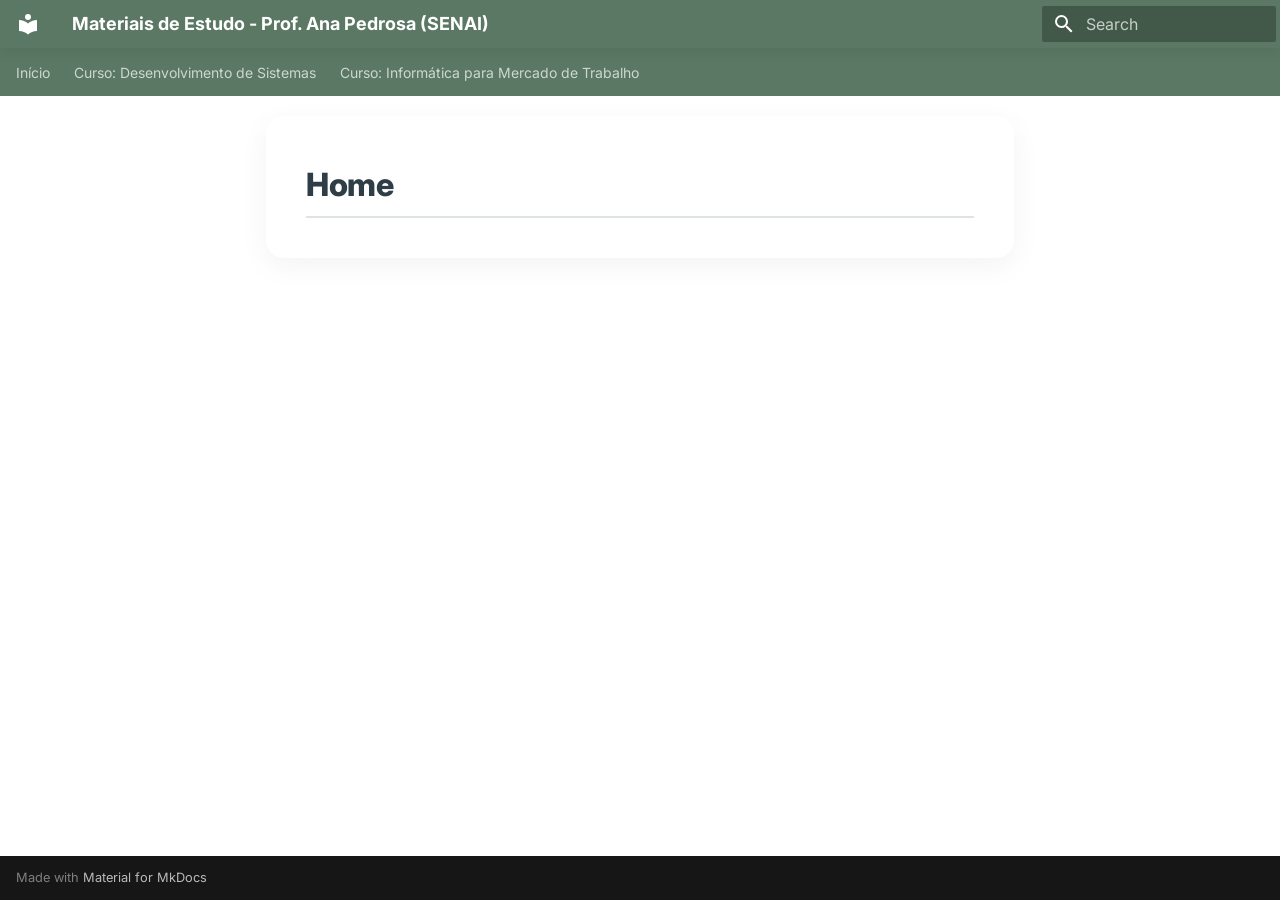
<file: index.html>
<!doctype html>
<html lang="en" class="no-js">
  <head>
    
      <meta charset="utf-8">
      <meta name="viewport" content="width=device-width,initial-scale=1">
      
      
      
      
      
      
        
      
      
      <link rel="icon" href="assets/images/favicon.png">
      <meta name="generator" content="mkdocs-1.6.1, mkdocs-material-9.7.6">
    
    
      
        <title>Materiais de Estudo - Prof. Ana Pedrosa (SENAI)</title>
      
    
    
      <link rel="stylesheet" href="assets/stylesheets/main.484c7ddc.min.css">
      
      


    
    
      
    
    
      
        
        
        <link rel="preconnect" href="https://fonts.gstatic.com" crossorigin>
        <link rel="stylesheet" href="https://fonts.googleapis.com/css?family=Inter:300,300i,400,400i,700,700i%7CJetBrains+Mono:400,400i,700,700i&display=fallback">
        <style>:root{--md-text-font:"Inter";--md-code-font:"JetBrains Mono"}</style>
      
    
    
      <link rel="stylesheet" href="stylesheets/style.css">
    
    <script>__md_scope=new URL(".",location),__md_hash=e=>[...e].reduce(((e,_)=>(e<<5)-e+_.charCodeAt(0)),0),__md_get=(e,_=localStorage,t=__md_scope)=>JSON.parse(_.getItem(t.pathname+"."+e)),__md_set=(e,_,t=localStorage,a=__md_scope)=>{try{t.setItem(a.pathname+"."+e,JSON.stringify(_))}catch(e){}}</script>
    
      

    
    
  </head>
  
  
    <body dir="ltr">
  
    
    <input class="md-toggle" data-md-toggle="drawer" type="checkbox" id="__drawer" autocomplete="off">
    <input class="md-toggle" data-md-toggle="search" type="checkbox" id="__search" autocomplete="off">
    <label class="md-overlay" for="__drawer"></label>
    <div data-md-component="skip">
      
    </div>
    <div data-md-component="announce">
      
    </div>
    
    
      

<header class="md-header" data-md-component="header">
  <nav class="md-header__inner md-grid" aria-label="Header">
    <a href="." title="Materiais de Estudo - Prof. Ana Pedrosa (SENAI)" class="md-header__button md-logo" aria-label="Materiais de Estudo - Prof. Ana Pedrosa (SENAI)" data-md-component="logo">
      
  
  <svg xmlns="http://www.w3.org/2000/svg" viewBox="0 0 24 24"><path d="M12 8a3 3 0 0 0 3-3 3 3 0 0 0-3-3 3 3 0 0 0-3 3 3 3 0 0 0 3 3m0 3.54C9.64 9.35 6.5 8 3 8v11c3.5 0 6.64 1.35 9 3.54 2.36-2.19 5.5-3.54 9-3.54V8c-3.5 0-6.64 1.35-9 3.54"/></svg>

    </a>
    <label class="md-header__button md-icon" for="__drawer">
      
      <svg xmlns="http://www.w3.org/2000/svg" viewBox="0 0 24 24"><path d="M3 6h18v2H3zm0 5h18v2H3zm0 5h18v2H3z"/></svg>
    </label>
    <div class="md-header__title" data-md-component="header-title">
      <div class="md-header__ellipsis">
        <div class="md-header__topic">
          <span class="md-ellipsis">
            Materiais de Estudo - Prof. Ana Pedrosa (SENAI)
          </span>
        </div>
        <div class="md-header__topic" data-md-component="header-topic">
          <span class="md-ellipsis">
            
              Home
            
          </span>
        </div>
      </div>
    </div>
    
    
      <script>var palette=__md_get("__palette");if(palette&&palette.color){if("(prefers-color-scheme)"===palette.color.media){var media=matchMedia("(prefers-color-scheme: light)"),input=document.querySelector(media.matches?"[data-md-color-media='(prefers-color-scheme: light)']":"[data-md-color-media='(prefers-color-scheme: dark)']");palette.color.media=input.getAttribute("data-md-color-media"),palette.color.scheme=input.getAttribute("data-md-color-scheme"),palette.color.primary=input.getAttribute("data-md-color-primary"),palette.color.accent=input.getAttribute("data-md-color-accent")}for(var[key,value]of Object.entries(palette.color))document.body.setAttribute("data-md-color-"+key,value)}</script>
    
    
    
      
      
        <label class="md-header__button md-icon" for="__search">
          
          <svg xmlns="http://www.w3.org/2000/svg" viewBox="0 0 24 24"><path d="M9.5 3A6.5 6.5 0 0 1 16 9.5c0 1.61-.59 3.09-1.56 4.23l.27.27h.79l5 5-1.5 1.5-5-5v-.79l-.27-.27A6.52 6.52 0 0 1 9.5 16 6.5 6.5 0 0 1 3 9.5 6.5 6.5 0 0 1 9.5 3m0 2C7 5 5 7 5 9.5S7 14 9.5 14 14 12 14 9.5 12 5 9.5 5"/></svg>
        </label>
        <div class="md-search" data-md-component="search" role="dialog">
  <label class="md-search__overlay" for="__search"></label>
  <div class="md-search__inner" role="search">
    <form class="md-search__form" name="search">
      <input type="text" class="md-search__input" name="query" aria-label="Search" placeholder="Search" autocapitalize="off" autocorrect="off" autocomplete="off" spellcheck="false" data-md-component="search-query" required>
      <label class="md-search__icon md-icon" for="__search">
        
        <svg xmlns="http://www.w3.org/2000/svg" viewBox="0 0 24 24"><path d="M9.5 3A6.5 6.5 0 0 1 16 9.5c0 1.61-.59 3.09-1.56 4.23l.27.27h.79l5 5-1.5 1.5-5-5v-.79l-.27-.27A6.52 6.52 0 0 1 9.5 16 6.5 6.5 0 0 1 3 9.5 6.5 6.5 0 0 1 9.5 3m0 2C7 5 5 7 5 9.5S7 14 9.5 14 14 12 14 9.5 12 5 9.5 5"/></svg>
        
        <svg xmlns="http://www.w3.org/2000/svg" viewBox="0 0 24 24"><path d="M20 11v2H8l5.5 5.5-1.42 1.42L4.16 12l7.92-7.92L13.5 5.5 8 11z"/></svg>
      </label>
      <nav class="md-search__options" aria-label="Search">
        
        <button type="reset" class="md-search__icon md-icon" title="Clear" aria-label="Clear" tabindex="-1">
          
          <svg xmlns="http://www.w3.org/2000/svg" viewBox="0 0 24 24"><path d="M19 6.41 17.59 5 12 10.59 6.41 5 5 6.41 10.59 12 5 17.59 6.41 19 12 13.41 17.59 19 19 17.59 13.41 12z"/></svg>
        </button>
      </nav>
      
    </form>
    <div class="md-search__output">
      <div class="md-search__scrollwrap" tabindex="0" data-md-scrollfix>
        <div class="md-search-result" data-md-component="search-result">
          <div class="md-search-result__meta">
            Initializing search
          </div>
          <ol class="md-search-result__list" role="presentation"></ol>
        </div>
      </div>
    </div>
  </div>
</div>
      
    
    
  </nav>
  
</header>
    
    <div class="md-container" data-md-component="container">
      
      
        
          
            
<nav class="md-tabs" aria-label="Tabs" data-md-component="tabs">
  <div class="md-grid">
    <ul class="md-tabs__list">
      
        
  
  
  
  
    
    
      <li class="md-tabs__item">
        <a href="curso/cronograma/" class="md-tabs__link">
          
  
  
  Início

        </a>
      </li>
    
  

      
        
  
  
  
  
    
    
      
  
  
  
  
    
    
      <li class="md-tabs__item">
        <a href="aulas/projeto_profile_digital/" class="md-tabs__link">
          
  
  
  Curso: Desenvolvimento de Sistemas

        </a>
      </li>
    
  

    
  

      
        
  
  
  
  
    
    
      <li class="md-tabs__item">
        <a href="IMT/aulas/aula01/" class="md-tabs__link">
          
  
  
  Curso: Informática para Mercado de Trabalho

        </a>
      </li>
    
  

      
    </ul>
  </div>
</nav>
          
        
      
      <main class="md-main" data-md-component="main">
        <div class="md-main__inner md-grid">
          
            
              
              <div class="md-sidebar md-sidebar--primary" data-md-component="sidebar" data-md-type="navigation" >
                <div class="md-sidebar__scrollwrap">
                  <div class="md-sidebar__inner">
                    


  


<nav class="md-nav md-nav--primary md-nav--lifted" aria-label="Navigation" data-md-level="0">
  <label class="md-nav__title" for="__drawer">
    <a href="." title="Materiais de Estudo - Prof. Ana Pedrosa (SENAI)" class="md-nav__button md-logo" aria-label="Materiais de Estudo - Prof. Ana Pedrosa (SENAI)" data-md-component="logo">
      
  
  <svg xmlns="http://www.w3.org/2000/svg" viewBox="0 0 24 24"><path d="M12 8a3 3 0 0 0 3-3 3 3 0 0 0-3-3 3 3 0 0 0-3 3 3 3 0 0 0 3 3m0 3.54C9.64 9.35 6.5 8 3 8v11c3.5 0 6.64 1.35 9 3.54 2.36-2.19 5.5-3.54 9-3.54V8c-3.5 0-6.64 1.35-9 3.54"/></svg>

    </a>
    Materiais de Estudo - Prof. Ana Pedrosa (SENAI)
  </label>
  
  <ul class="md-nav__list" data-md-scrollfix>
    
      
      
  
  
  
  
    
    
    
    
      
      
        
      
    
    
    <li class="md-nav__item md-nav__item--nested">
      
        
        
        <input class="md-nav__toggle md-toggle " type="checkbox" id="__nav_1" >
        
          
          <label class="md-nav__link" for="__nav_1" id="__nav_1_label" tabindex="0">
            
  
  
  <span class="md-ellipsis">
    
  
    Início
  

    
  </span>
  
  

            <span class="md-nav__icon md-icon"></span>
          </label>
        
        <nav class="md-nav" data-md-level="1" aria-labelledby="__nav_1_label" aria-expanded="false">
          <label class="md-nav__title" for="__nav_1">
            <span class="md-nav__icon md-icon"></span>
            
  
    Início
  

          </label>
          <ul class="md-nav__list" data-md-scrollfix>
            
              
                
  
  
  
  
    <li class="md-nav__item">
      <a href="curso/cronograma/" class="md-nav__link">
        
  
  
  <span class="md-ellipsis">
    
  
    Cronograma Geral
  

    
  </span>
  
  

      </a>
    </li>
  

              
            
          </ul>
        </nav>
      
    </li>
  

    
      
      
  
  
  
  
    
    
    
    
      
      
        
      
    
    
    <li class="md-nav__item md-nav__item--nested">
      
        
        
        <input class="md-nav__toggle md-toggle " type="checkbox" id="__nav_2" >
        
          
          <label class="md-nav__link" for="__nav_2" id="__nav_2_label" tabindex="0">
            
  
  
  <span class="md-ellipsis">
    
  
    Curso: Desenvolvimento de Sistemas
  

    
  </span>
  
  

            <span class="md-nav__icon md-icon"></span>
          </label>
        
        <nav class="md-nav" data-md-level="1" aria-labelledby="__nav_2_label" aria-expanded="false">
          <label class="md-nav__title" for="__nav_2">
            <span class="md-nav__icon md-icon"></span>
            
  
    Curso: Desenvolvimento de Sistemas
  

          </label>
          <ul class="md-nav__list" data-md-scrollfix>
            
              
                
  
  
  
  
    
    
    
    
      
      
        
      
    
    
    <li class="md-nav__item md-nav__item--nested">
      
        
        
        <input class="md-nav__toggle md-toggle " type="checkbox" id="__nav_2_1" >
        
          
          <label class="md-nav__link" for="__nav_2_1" id="__nav_2_1_label" tabindex="0">
            
  
  
  <span class="md-ellipsis">
    
  
    Módulos
  

    
  </span>
  
  

            <span class="md-nav__icon md-icon"></span>
          </label>
        
        <nav class="md-nav" data-md-level="2" aria-labelledby="__nav_2_1_label" aria-expanded="false">
          <label class="md-nav__title" for="__nav_2_1">
            <span class="md-nav__icon md-icon"></span>
            
  
    Módulos
  

          </label>
          <ul class="md-nav__list" data-md-scrollfix>
            
              
                
  
  
  
  
    <li class="md-nav__item">
      <a href="aulas/projeto_profile_digital/" class="md-nav__link">
        
  
  
  <span class="md-ellipsis">
    
  
    Módulo FrontEnd
  

    
  </span>
  
  

      </a>
    </li>
  

              
            
          </ul>
        </nav>
      
    </li>
  

              
            
              
                
  
  
  
  
    
    
    
    
      
      
        
      
    
    
    <li class="md-nav__item md-nav__item--nested">
      
        
        
        <input class="md-nav__toggle md-toggle " type="checkbox" id="__nav_2_2" >
        
          
          <label class="md-nav__link" for="__nav_2_2" id="__nav_2_2_label" tabindex="0">
            
  
  
  <span class="md-ellipsis">
    
  
    Material de Apoio
  

    
  </span>
  
  

            <span class="md-nav__icon md-icon"></span>
          </label>
        
        <nav class="md-nav" data-md-level="2" aria-labelledby="__nav_2_2_label" aria-expanded="false">
          <label class="md-nav__title" for="__nav_2_2">
            <span class="md-nav__icon md-icon"></span>
            
  
    Material de Apoio
  

          </label>
          <ul class="md-nav__list" data-md-scrollfix>
            
              
                
  
  
  
  
    <li class="md-nav__item">
      <a href="material/html/" class="md-nav__link">
        
  
  
  <span class="md-ellipsis">
    
  
    HTML
  

    
  </span>
  
  

      </a>
    </li>
  

              
            
              
                
  
  
  
  
    <li class="md-nav__item">
      <a href="material/css/" class="md-nav__link">
        
  
  
  <span class="md-ellipsis">
    
  
    CSS
  

    
  </span>
  
  

      </a>
    </li>
  

              
            
              
                
  
  
  
  
    <li class="md-nav__item">
      <a href="material/javascript.md" class="md-nav__link">
        
  
  
  <span class="md-ellipsis">
    
  
    JavaScript
  

    
  </span>
  
  

      </a>
    </li>
  

              
            
              
                
  
  
  
  
    <li class="md-nav__item">
      <a href="material/git/" class="md-nav__link">
        
  
  
  <span class="md-ellipsis">
    
  
    Git
  

    
  </span>
  
  

      </a>
    </li>
  

              
            
          </ul>
        </nav>
      
    </li>
  

              
            
              
                
  
  
  
  
    
    
    
    
      
      
        
      
    
    
    <li class="md-nav__item md-nav__item--nested">
      
        
        
        <input class="md-nav__toggle md-toggle " type="checkbox" id="__nav_2_3" >
        
          
          <label class="md-nav__link" for="__nav_2_3" id="__nav_2_3_label" tabindex="0">
            
  
  
  <span class="md-ellipsis">
    
  
    Exercícios
  

    
  </span>
  
  

            <span class="md-nav__icon md-icon"></span>
          </label>
        
        <nav class="md-nav" data-md-level="2" aria-labelledby="__nav_2_3_label" aria-expanded="false">
          <label class="md-nav__title" for="__nav_2_3">
            <span class="md-nav__icon md-icon"></span>
            
  
    Exercícios
  

          </label>
          <ul class="md-nav__list" data-md-scrollfix>
            
              
                
  
  
  
  
    <li class="md-nav__item">
      <a href="exercicios/lista01.md" class="md-nav__link">
        
  
  
  <span class="md-ellipsis">
    
  
    Lista 01
  

    
  </span>
  
  

      </a>
    </li>
  

              
            
              
                
  
  
  
  
    <li class="md-nav__item">
      <a href="exercicios/lista02.md" class="md-nav__link">
        
  
  
  <span class="md-ellipsis">
    
  
    Lista 02
  

    
  </span>
  
  

      </a>
    </li>
  

              
            
          </ul>
        </nav>
      
    </li>
  

              
            
          </ul>
        </nav>
      
    </li>
  

    
      
      
  
  
  
  
    
    
    
    
      
      
        
      
    
    
    <li class="md-nav__item md-nav__item--nested">
      
        
        
        <input class="md-nav__toggle md-toggle " type="checkbox" id="__nav_3" >
        
          
          <label class="md-nav__link" for="__nav_3" id="__nav_3_label" tabindex="0">
            
  
  
  <span class="md-ellipsis">
    
  
    Curso: Informática para Mercado de Trabalho
  

    
  </span>
  
  

            <span class="md-nav__icon md-icon"></span>
          </label>
        
        <nav class="md-nav" data-md-level="1" aria-labelledby="__nav_3_label" aria-expanded="false">
          <label class="md-nav__title" for="__nav_3">
            <span class="md-nav__icon md-icon"></span>
            
  
    Curso: Informática para Mercado de Trabalho
  

          </label>
          <ul class="md-nav__list" data-md-scrollfix>
            
              
                
  
  
  
  
    <li class="md-nav__item">
      <a href="IMT/aulas/aula01/" class="md-nav__link">
        
  
  
  <span class="md-ellipsis">
    
  
    Fundamentos para Editores de Texto
  

    
  </span>
  
  

      </a>
    </li>
  

              
            
              
                
  
  
  
  
    <li class="md-nav__item">
      <a href="IMT/aulas/aula02/" class="md-nav__link">
        
  
  
  <span class="md-ellipsis">
    
  
    Formatação de Editores de Texto
  

    
  </span>
  
  

      </a>
    </li>
  

              
            
              
                
  
  
  
  
    <li class="md-nav__item">
      <a href="IMT/aulas/aula03/" class="md-nav__link">
        
  
  
  <span class="md-ellipsis">
    
  
    Formatação Avançada de Texto
  

    
  </span>
  
  

      </a>
    </li>
  

              
            
          </ul>
        </nav>
      
    </li>
  

    
  </ul>
</nav>
                  </div>
                </div>
              </div>
            
            
              
              <div class="md-sidebar md-sidebar--secondary" data-md-component="sidebar" data-md-type="toc" >
                <div class="md-sidebar__scrollwrap">
                  <div class="md-sidebar__inner">
                    

<nav class="md-nav md-nav--secondary" aria-label="Table of contents">
  
  
  
  
</nav>
                  </div>
                </div>
              </div>
            
          
          
            <div class="md-content" data-md-component="content">
              
              <article class="md-content__inner md-typeset">
                
                  



  <h1>Home</h1>














                
              </article>
            </div>
          
          
<script>var target=document.getElementById(location.hash.slice(1));target&&target.name&&(target.checked=target.name.startsWith("__tabbed_"))</script>
        </div>
        
          <button type="button" class="md-top md-icon" data-md-component="top" hidden>
  
  <svg xmlns="http://www.w3.org/2000/svg" viewBox="0 0 24 24"><path d="M13 20h-2V8l-5.5 5.5-1.42-1.42L12 4.16l7.92 7.92-1.42 1.42L13 8z"/></svg>
  Back to top
</button>
        
      </main>
      
        <footer class="md-footer">
  
  <div class="md-footer-meta md-typeset">
    <div class="md-footer-meta__inner md-grid">
      <div class="md-copyright">
  
  
    Made with
    <a href="https://squidfunk.github.io/mkdocs-material/" target="_blank" rel="noopener">
      Material for MkDocs
    </a>
  
</div>
      
    </div>
  </div>
</footer>
      
    </div>
    <div class="md-dialog" data-md-component="dialog">
      <div class="md-dialog__inner md-typeset"></div>
    </div>
    
    
    
      
      
      <script id="__config" type="application/json">{"annotate": null, "base": ".", "features": ["navigation.tabs", "navigation.sections", "navigation.top", "content.code.copy", "search.highlight", "content.action.view"], "search": "assets/javascripts/workers/search.2c215733.min.js", "tags": null, "translations": {"clipboard.copied": "Copied to clipboard", "clipboard.copy": "Copy to clipboard", "search.result.more.one": "1 more on this page", "search.result.more.other": "# more on this page", "search.result.none": "No matching documents", "search.result.one": "1 matching document", "search.result.other": "# matching documents", "search.result.placeholder": "Type to start searching", "search.result.term.missing": "Missing", "select.version": "Select version"}, "version": null}</script>
    
    
      <script src="assets/javascripts/bundle.79ae519e.min.js"></script>
      
    
  </body>
</html>
</file>
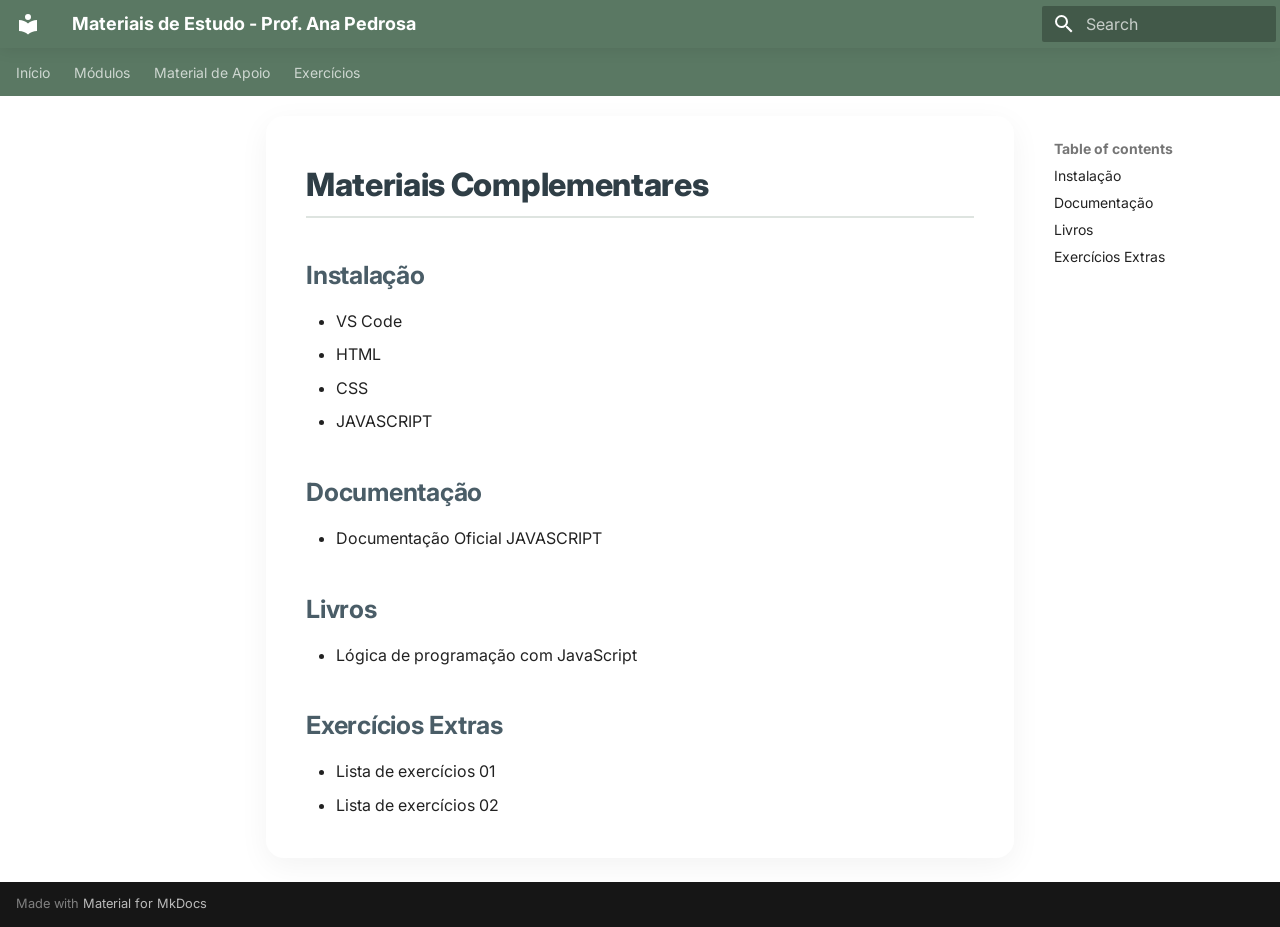
<file: materiais/index.html>
<!doctype html>
<html lang="en" class="no-js">
  <head>
    
      <meta charset="utf-8">
      <meta name="viewport" content="width=device-width,initial-scale=1">
      
      
      
      
      
      
        
      
      
      <link rel="icon" href="../assets/images/favicon.png">
      <meta name="generator" content="mkdocs-1.6.1, mkdocs-material-9.7.6">
    
    
      
        <title>Materiais Complementares - Materiais de Estudo - Prof. Ana Pedrosa</title>
      
    
    
      <link rel="stylesheet" href="../assets/stylesheets/main.484c7ddc.min.css">
      
      


    
    
      
    
    
      
        
        
        <link rel="preconnect" href="https://fonts.gstatic.com" crossorigin>
        <link rel="stylesheet" href="https://fonts.googleapis.com/css?family=Inter:300,300i,400,400i,700,700i%7CJetBrains+Mono:400,400i,700,700i&display=fallback">
        <style>:root{--md-text-font:"Inter";--md-code-font:"JetBrains Mono"}</style>
      
    
    
      <link rel="stylesheet" href="../stylesheets/style.css">
    
    <script>__md_scope=new URL("..",location),__md_hash=e=>[...e].reduce(((e,_)=>(e<<5)-e+_.charCodeAt(0)),0),__md_get=(e,_=localStorage,t=__md_scope)=>JSON.parse(_.getItem(t.pathname+"."+e)),__md_set=(e,_,t=localStorage,a=__md_scope)=>{try{t.setItem(a.pathname+"."+e,JSON.stringify(_))}catch(e){}}</script>
    
      

    
    
  </head>
  
  
    <body dir="ltr">
  
    
    <input class="md-toggle" data-md-toggle="drawer" type="checkbox" id="__drawer" autocomplete="off">
    <input class="md-toggle" data-md-toggle="search" type="checkbox" id="__search" autocomplete="off">
    <label class="md-overlay" for="__drawer"></label>
    <div data-md-component="skip">
      
        
        <a href="#materiais-complementares" class="md-skip">
          Skip to content
        </a>
      
    </div>
    <div data-md-component="announce">
      
    </div>
    
    
      

<header class="md-header" data-md-component="header">
  <nav class="md-header__inner md-grid" aria-label="Header">
    <a href=".." title="Materiais de Estudo - Prof. Ana Pedrosa" class="md-header__button md-logo" aria-label="Materiais de Estudo - Prof. Ana Pedrosa" data-md-component="logo">
      
  
  <svg xmlns="http://www.w3.org/2000/svg" viewBox="0 0 24 24"><path d="M12 8a3 3 0 0 0 3-3 3 3 0 0 0-3-3 3 3 0 0 0-3 3 3 3 0 0 0 3 3m0 3.54C9.64 9.35 6.5 8 3 8v11c3.5 0 6.64 1.35 9 3.54 2.36-2.19 5.5-3.54 9-3.54V8c-3.5 0-6.64 1.35-9 3.54"/></svg>

    </a>
    <label class="md-header__button md-icon" for="__drawer">
      
      <svg xmlns="http://www.w3.org/2000/svg" viewBox="0 0 24 24"><path d="M3 6h18v2H3zm0 5h18v2H3zm0 5h18v2H3z"/></svg>
    </label>
    <div class="md-header__title" data-md-component="header-title">
      <div class="md-header__ellipsis">
        <div class="md-header__topic">
          <span class="md-ellipsis">
            Materiais de Estudo - Prof. Ana Pedrosa
          </span>
        </div>
        <div class="md-header__topic" data-md-component="header-topic">
          <span class="md-ellipsis">
            
              Materiais Complementares
            
          </span>
        </div>
      </div>
    </div>
    
    
      <script>var palette=__md_get("__palette");if(palette&&palette.color){if("(prefers-color-scheme)"===palette.color.media){var media=matchMedia("(prefers-color-scheme: light)"),input=document.querySelector(media.matches?"[data-md-color-media='(prefers-color-scheme: light)']":"[data-md-color-media='(prefers-color-scheme: dark)']");palette.color.media=input.getAttribute("data-md-color-media"),palette.color.scheme=input.getAttribute("data-md-color-scheme"),palette.color.primary=input.getAttribute("data-md-color-primary"),palette.color.accent=input.getAttribute("data-md-color-accent")}for(var[key,value]of Object.entries(palette.color))document.body.setAttribute("data-md-color-"+key,value)}</script>
    
    
    
      
      
        <label class="md-header__button md-icon" for="__search">
          
          <svg xmlns="http://www.w3.org/2000/svg" viewBox="0 0 24 24"><path d="M9.5 3A6.5 6.5 0 0 1 16 9.5c0 1.61-.59 3.09-1.56 4.23l.27.27h.79l5 5-1.5 1.5-5-5v-.79l-.27-.27A6.52 6.52 0 0 1 9.5 16 6.5 6.5 0 0 1 3 9.5 6.5 6.5 0 0 1 9.5 3m0 2C7 5 5 7 5 9.5S7 14 9.5 14 14 12 14 9.5 12 5 9.5 5"/></svg>
        </label>
        <div class="md-search" data-md-component="search" role="dialog">
  <label class="md-search__overlay" for="__search"></label>
  <div class="md-search__inner" role="search">
    <form class="md-search__form" name="search">
      <input type="text" class="md-search__input" name="query" aria-label="Search" placeholder="Search" autocapitalize="off" autocorrect="off" autocomplete="off" spellcheck="false" data-md-component="search-query" required>
      <label class="md-search__icon md-icon" for="__search">
        
        <svg xmlns="http://www.w3.org/2000/svg" viewBox="0 0 24 24"><path d="M9.5 3A6.5 6.5 0 0 1 16 9.5c0 1.61-.59 3.09-1.56 4.23l.27.27h.79l5 5-1.5 1.5-5-5v-.79l-.27-.27A6.52 6.52 0 0 1 9.5 16 6.5 6.5 0 0 1 3 9.5 6.5 6.5 0 0 1 9.5 3m0 2C7 5 5 7 5 9.5S7 14 9.5 14 14 12 14 9.5 12 5 9.5 5"/></svg>
        
        <svg xmlns="http://www.w3.org/2000/svg" viewBox="0 0 24 24"><path d="M20 11v2H8l5.5 5.5-1.42 1.42L4.16 12l7.92-7.92L13.5 5.5 8 11z"/></svg>
      </label>
      <nav class="md-search__options" aria-label="Search">
        
        <button type="reset" class="md-search__icon md-icon" title="Clear" aria-label="Clear" tabindex="-1">
          
          <svg xmlns="http://www.w3.org/2000/svg" viewBox="0 0 24 24"><path d="M19 6.41 17.59 5 12 10.59 6.41 5 5 6.41 10.59 12 5 17.59 6.41 19 12 13.41 17.59 19 19 17.59 13.41 12z"/></svg>
        </button>
      </nav>
      
    </form>
    <div class="md-search__output">
      <div class="md-search__scrollwrap" tabindex="0" data-md-scrollfix>
        <div class="md-search-result" data-md-component="search-result">
          <div class="md-search-result__meta">
            Initializing search
          </div>
          <ol class="md-search-result__list" role="presentation"></ol>
        </div>
      </div>
    </div>
  </div>
</div>
      
    
    
  </nav>
  
</header>
    
    <div class="md-container" data-md-component="container">
      
      
        
          
            
<nav class="md-tabs" aria-label="Tabs" data-md-component="tabs">
  <div class="md-grid">
    <ul class="md-tabs__list">
      
        
  
  
  
  
    
    
      <li class="md-tabs__item">
        <a href="../curso/cronograma/" class="md-tabs__link">
          
  
  
  Início

        </a>
      </li>
    
  

      
        
  
  
  
  
    
    
      <li class="md-tabs__item">
        <a href="../aulas/projeto_profile_digital/" class="md-tabs__link">
          
  
  
  Módulos

        </a>
      </li>
    
  

      
        
  
  
  
  
    
    
      <li class="md-tabs__item">
        <a href="../material/html/" class="md-tabs__link">
          
  
  
  Material de Apoio

        </a>
      </li>
    
  

      
        
  
  
  
  
    
    
      <li class="md-tabs__item">
        <a href="../exercicios/lista01.md" class="md-tabs__link">
          
  
  
  Exercícios

        </a>
      </li>
    
  

      
    </ul>
  </div>
</nav>
          
        
      
      <main class="md-main" data-md-component="main">
        <div class="md-main__inner md-grid">
          
            
              
              <div class="md-sidebar md-sidebar--primary" data-md-component="sidebar" data-md-type="navigation" >
                <div class="md-sidebar__scrollwrap">
                  <div class="md-sidebar__inner">
                    


  


<nav class="md-nav md-nav--primary md-nav--lifted" aria-label="Navigation" data-md-level="0">
  <label class="md-nav__title" for="__drawer">
    <a href=".." title="Materiais de Estudo - Prof. Ana Pedrosa" class="md-nav__button md-logo" aria-label="Materiais de Estudo - Prof. Ana Pedrosa" data-md-component="logo">
      
  
  <svg xmlns="http://www.w3.org/2000/svg" viewBox="0 0 24 24"><path d="M12 8a3 3 0 0 0 3-3 3 3 0 0 0-3-3 3 3 0 0 0-3 3 3 3 0 0 0 3 3m0 3.54C9.64 9.35 6.5 8 3 8v11c3.5 0 6.64 1.35 9 3.54 2.36-2.19 5.5-3.54 9-3.54V8c-3.5 0-6.64 1.35-9 3.54"/></svg>

    </a>
    Materiais de Estudo - Prof. Ana Pedrosa
  </label>
  
  <ul class="md-nav__list" data-md-scrollfix>
    
      
      
  
  
  
  
    
    
    
    
      
      
        
      
    
    
    <li class="md-nav__item md-nav__item--nested">
      
        
        
        <input class="md-nav__toggle md-toggle " type="checkbox" id="__nav_1" >
        
          
          <label class="md-nav__link" for="__nav_1" id="__nav_1_label" tabindex="0">
            
  
  
  <span class="md-ellipsis">
    
  
    Início
  

    
  </span>
  
  

            <span class="md-nav__icon md-icon"></span>
          </label>
        
        <nav class="md-nav" data-md-level="1" aria-labelledby="__nav_1_label" aria-expanded="false">
          <label class="md-nav__title" for="__nav_1">
            <span class="md-nav__icon md-icon"></span>
            
  
    Início
  

          </label>
          <ul class="md-nav__list" data-md-scrollfix>
            
              
                
  
  
  
  
    <li class="md-nav__item">
      <a href="../curso/cronograma/" class="md-nav__link">
        
  
  
  <span class="md-ellipsis">
    
  
    Cronograma
  

    
  </span>
  
  

      </a>
    </li>
  

              
            
          </ul>
        </nav>
      
    </li>
  

    
      
      
  
  
  
  
    
    
    
    
      
      
        
      
    
    
    <li class="md-nav__item md-nav__item--nested">
      
        
        
        <input class="md-nav__toggle md-toggle " type="checkbox" id="__nav_2" >
        
          
          <label class="md-nav__link" for="__nav_2" id="__nav_2_label" tabindex="0">
            
  
  
  <span class="md-ellipsis">
    
  
    Módulos
  

    
  </span>
  
  

            <span class="md-nav__icon md-icon"></span>
          </label>
        
        <nav class="md-nav" data-md-level="1" aria-labelledby="__nav_2_label" aria-expanded="false">
          <label class="md-nav__title" for="__nav_2">
            <span class="md-nav__icon md-icon"></span>
            
  
    Módulos
  

          </label>
          <ul class="md-nav__list" data-md-scrollfix>
            
              
                
  
  
  
  
    <li class="md-nav__item">
      <a href="../aulas/projeto_profile_digital/" class="md-nav__link">
        
  
  
  <span class="md-ellipsis">
    
  
    Módulo FrontEnd
  

    
  </span>
  
  

      </a>
    </li>
  

              
            
          </ul>
        </nav>
      
    </li>
  

    
      
      
  
  
  
  
    
    
    
    
      
      
        
      
    
    
    <li class="md-nav__item md-nav__item--nested">
      
        
        
        <input class="md-nav__toggle md-toggle " type="checkbox" id="__nav_3" >
        
          
          <label class="md-nav__link" for="__nav_3" id="__nav_3_label" tabindex="0">
            
  
  
  <span class="md-ellipsis">
    
  
    Material de Apoio
  

    
  </span>
  
  

            <span class="md-nav__icon md-icon"></span>
          </label>
        
        <nav class="md-nav" data-md-level="1" aria-labelledby="__nav_3_label" aria-expanded="false">
          <label class="md-nav__title" for="__nav_3">
            <span class="md-nav__icon md-icon"></span>
            
  
    Material de Apoio
  

          </label>
          <ul class="md-nav__list" data-md-scrollfix>
            
              
                
  
  
  
  
    <li class="md-nav__item">
      <a href="../material/html/" class="md-nav__link">
        
  
  
  <span class="md-ellipsis">
    
  
    HTML
  

    
  </span>
  
  

      </a>
    </li>
  

              
            
              
                
  
  
  
  
    <li class="md-nav__item">
      <a href="../material/css/" class="md-nav__link">
        
  
  
  <span class="md-ellipsis">
    
  
    CSS
  

    
  </span>
  
  

      </a>
    </li>
  

              
            
              
                
  
  
  
  
    <li class="md-nav__item">
      <a href="../material/javascript.md" class="md-nav__link">
        
  
  
  <span class="md-ellipsis">
    
  
    JavaScript
  

    
  </span>
  
  

      </a>
    </li>
  

              
            
              
                
  
  
  
  
    <li class="md-nav__item">
      <a href="../material/git/" class="md-nav__link">
        
  
  
  <span class="md-ellipsis">
    
  
    Git
  

    
  </span>
  
  

      </a>
    </li>
  

              
            
          </ul>
        </nav>
      
    </li>
  

    
      
      
  
  
  
  
    
    
    
    
      
      
        
      
    
    
    <li class="md-nav__item md-nav__item--nested">
      
        
        
        <input class="md-nav__toggle md-toggle " type="checkbox" id="__nav_4" >
        
          
          <label class="md-nav__link" for="__nav_4" id="__nav_4_label" tabindex="0">
            
  
  
  <span class="md-ellipsis">
    
  
    Exercícios
  

    
  </span>
  
  

            <span class="md-nav__icon md-icon"></span>
          </label>
        
        <nav class="md-nav" data-md-level="1" aria-labelledby="__nav_4_label" aria-expanded="false">
          <label class="md-nav__title" for="__nav_4">
            <span class="md-nav__icon md-icon"></span>
            
  
    Exercícios
  

          </label>
          <ul class="md-nav__list" data-md-scrollfix>
            
              
                
  
  
  
  
    <li class="md-nav__item">
      <a href="../exercicios/lista01.md" class="md-nav__link">
        
  
  
  <span class="md-ellipsis">
    
  
    Lista 01
  

    
  </span>
  
  

      </a>
    </li>
  

              
            
              
                
  
  
  
  
    <li class="md-nav__item">
      <a href="../exercicios/lista02.md" class="md-nav__link">
        
  
  
  <span class="md-ellipsis">
    
  
    Lista 02
  

    
  </span>
  
  

      </a>
    </li>
  

              
            
          </ul>
        </nav>
      
    </li>
  

    
  </ul>
</nav>
                  </div>
                </div>
              </div>
            
            
              
              <div class="md-sidebar md-sidebar--secondary" data-md-component="sidebar" data-md-type="toc" >
                <div class="md-sidebar__scrollwrap">
                  <div class="md-sidebar__inner">
                    

<nav class="md-nav md-nav--secondary" aria-label="Table of contents">
  
  
  
    
  
  
    <label class="md-nav__title" for="__toc">
      <span class="md-nav__icon md-icon"></span>
      Table of contents
    </label>
    <ul class="md-nav__list" data-md-component="toc" data-md-scrollfix>
      
        <li class="md-nav__item">
  <a href="#instalacao" class="md-nav__link">
    <span class="md-ellipsis">
      
        Instalação
      
    </span>
  </a>
  
</li>
      
        <li class="md-nav__item">
  <a href="#documentacao" class="md-nav__link">
    <span class="md-ellipsis">
      
        Documentação
      
    </span>
  </a>
  
</li>
      
        <li class="md-nav__item">
  <a href="#livros" class="md-nav__link">
    <span class="md-ellipsis">
      
        Livros
      
    </span>
  </a>
  
</li>
      
        <li class="md-nav__item">
  <a href="#exercicios-extras" class="md-nav__link">
    <span class="md-ellipsis">
      
        Exercícios Extras
      
    </span>
  </a>
  
</li>
      
    </ul>
  
</nav>
                  </div>
                </div>
              </div>
            
          
          
            <div class="md-content" data-md-component="content">
              
              <article class="md-content__inner md-typeset">
                
                  



<h1 id="materiais-complementares">Materiais Complementares</h1>
<h2 id="instalacao">Instalação</h2>
<ul>
<li>VS Code</li>
<li>HTML</li>
<li>CSS</li>
<li>JAVASCRIPT</li>
</ul>
<h2 id="documentacao">Documentação</h2>
<ul>
<li>Documentação Oficial JAVASCRIPT</li>
</ul>
<h2 id="livros">Livros</h2>
<ul>
<li>Lógica de programação com JavaScript</li>
</ul>
<h2 id="exercicios-extras">Exercícios Extras</h2>
<ul>
<li>Lista de exercícios 01</li>
<li>Lista de exercícios 02</li>
</ul>












                
              </article>
            </div>
          
          
<script>var target=document.getElementById(location.hash.slice(1));target&&target.name&&(target.checked=target.name.startsWith("__tabbed_"))</script>
        </div>
        
          <button type="button" class="md-top md-icon" data-md-component="top" hidden>
  
  <svg xmlns="http://www.w3.org/2000/svg" viewBox="0 0 24 24"><path d="M13 20h-2V8l-5.5 5.5-1.42-1.42L12 4.16l7.92 7.92-1.42 1.42L13 8z"/></svg>
  Back to top
</button>
        
      </main>
      
        <footer class="md-footer">
  
  <div class="md-footer-meta md-typeset">
    <div class="md-footer-meta__inner md-grid">
      <div class="md-copyright">
  
  
    Made with
    <a href="https://squidfunk.github.io/mkdocs-material/" target="_blank" rel="noopener">
      Material for MkDocs
    </a>
  
</div>
      
    </div>
  </div>
</footer>
      
    </div>
    <div class="md-dialog" data-md-component="dialog">
      <div class="md-dialog__inner md-typeset"></div>
    </div>
    
    
    
      
      
      <script id="__config" type="application/json">{"annotate": null, "base": "..", "features": ["navigation.tabs", "navigation.sections", "navigation.top", "content.code.copy", "search.highlight"], "search": "../assets/javascripts/workers/search.2c215733.min.js", "tags": null, "translations": {"clipboard.copied": "Copied to clipboard", "clipboard.copy": "Copy to clipboard", "search.result.more.one": "1 more on this page", "search.result.more.other": "# more on this page", "search.result.none": "No matching documents", "search.result.one": "1 matching document", "search.result.other": "# matching documents", "search.result.placeholder": "Type to start searching", "search.result.term.missing": "Missing", "select.version": "Select version"}, "version": null}</script>
    
    
      <script src="../assets/javascripts/bundle.79ae519e.min.js"></script>
      
    
  </body>
</html>
</file>
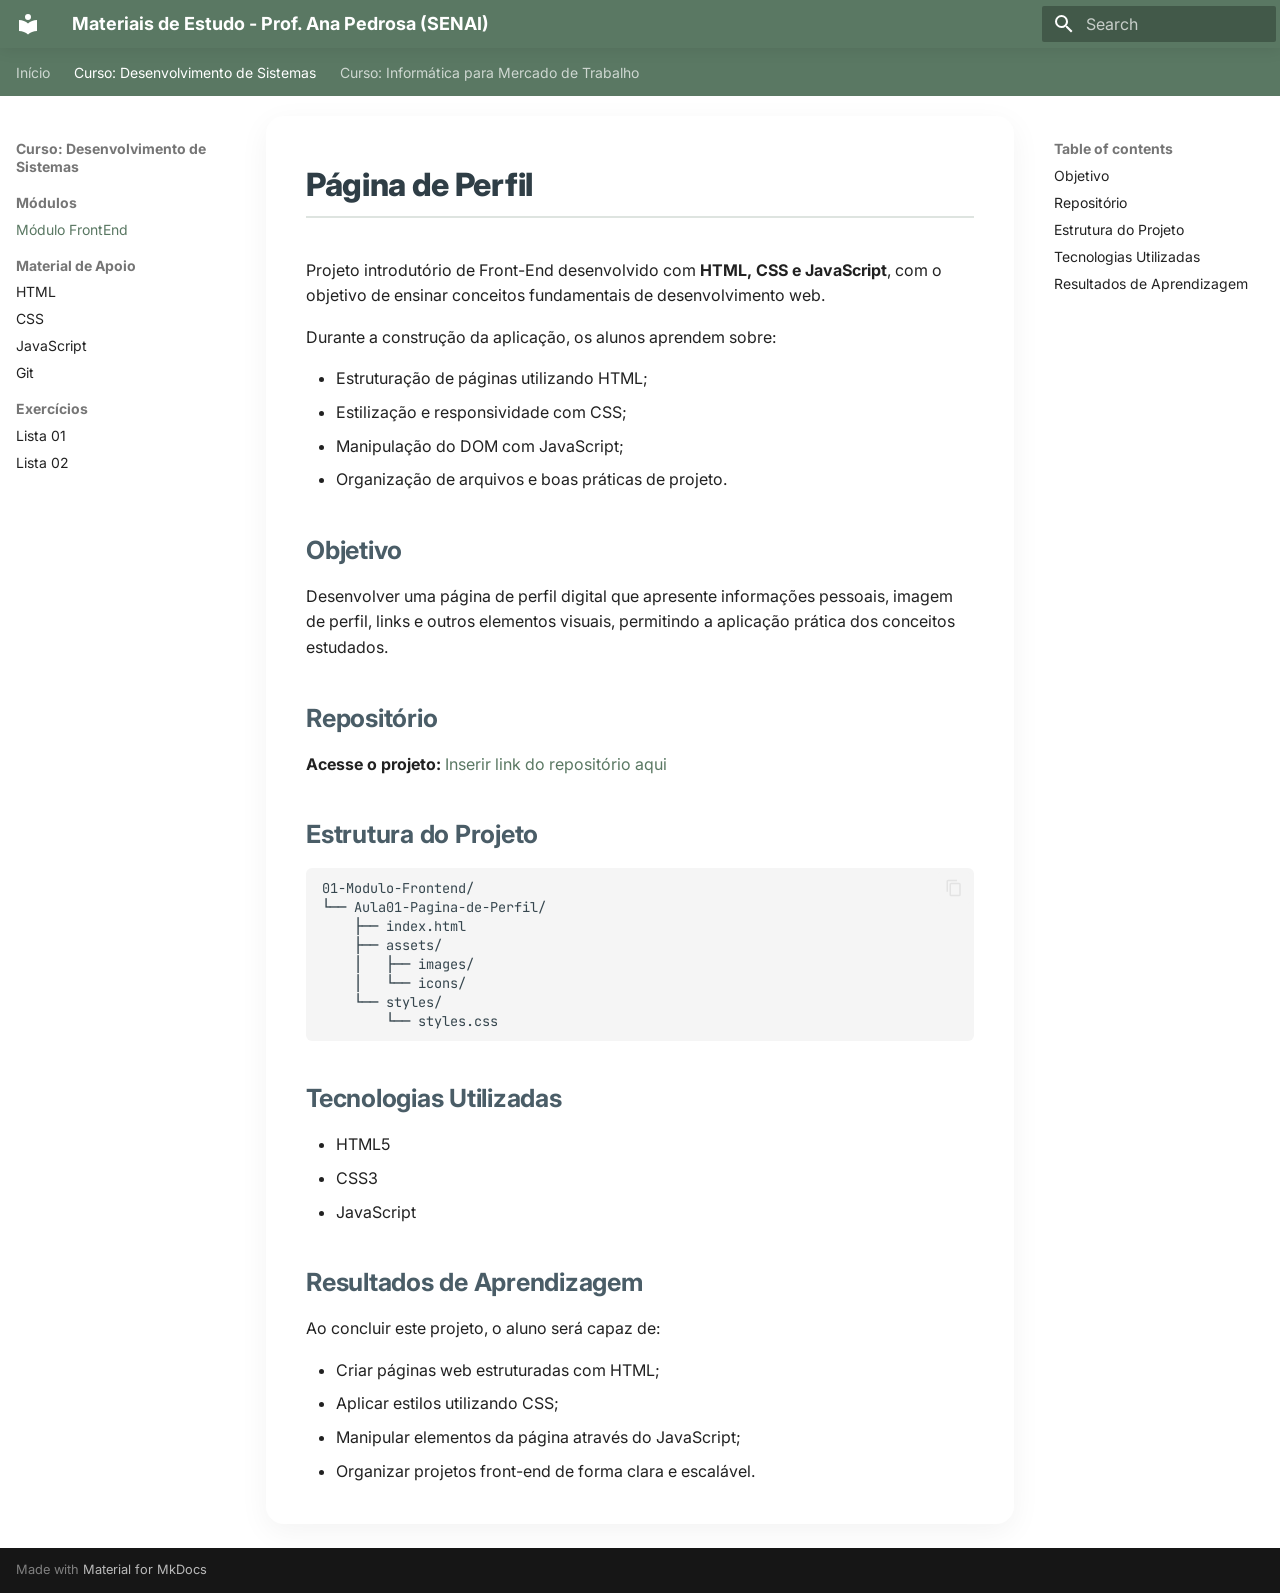
<file: aulas/projeto_profile_digital/index.html>
<!doctype html>
<html lang="en" class="no-js">
  <head>
    
      <meta charset="utf-8">
      <meta name="viewport" content="width=device-width,initial-scale=1">
      
      
      
      
        <link rel="prev" href="../../curso/cronograma/">
      
      
        <link rel="next" href="../../material/html/">
      
      
        
      
      
      <link rel="icon" href="../../assets/images/favicon.png">
      <meta name="generator" content="mkdocs-1.6.1, mkdocs-material-9.7.6">
    
    
      
        <title>Módulo FrontEnd - Materiais de Estudo - Prof. Ana Pedrosa (SENAI)</title>
      
    
    
      <link rel="stylesheet" href="../../assets/stylesheets/main.484c7ddc.min.css">
      
      


    
    
      
    
    
      
        
        
        <link rel="preconnect" href="https://fonts.gstatic.com" crossorigin>
        <link rel="stylesheet" href="https://fonts.googleapis.com/css?family=Inter:300,300i,400,400i,700,700i%7CJetBrains+Mono:400,400i,700,700i&display=fallback">
        <style>:root{--md-text-font:"Inter";--md-code-font:"JetBrains Mono"}</style>
      
    
    
      <link rel="stylesheet" href="../../stylesheets/style.css">
    
    <script>__md_scope=new URL("../..",location),__md_hash=e=>[...e].reduce(((e,_)=>(e<<5)-e+_.charCodeAt(0)),0),__md_get=(e,_=localStorage,t=__md_scope)=>JSON.parse(_.getItem(t.pathname+"."+e)),__md_set=(e,_,t=localStorage,a=__md_scope)=>{try{t.setItem(a.pathname+"."+e,JSON.stringify(_))}catch(e){}}</script>
    
      

    
    
  </head>
  
  
    <body dir="ltr">
  
    
    <input class="md-toggle" data-md-toggle="drawer" type="checkbox" id="__drawer" autocomplete="off">
    <input class="md-toggle" data-md-toggle="search" type="checkbox" id="__search" autocomplete="off">
    <label class="md-overlay" for="__drawer"></label>
    <div data-md-component="skip">
      
        
        <a href="#pagina-de-perfil" class="md-skip">
          Skip to content
        </a>
      
    </div>
    <div data-md-component="announce">
      
    </div>
    
    
      

<header class="md-header" data-md-component="header">
  <nav class="md-header__inner md-grid" aria-label="Header">
    <a href="../.." title="Materiais de Estudo - Prof. Ana Pedrosa (SENAI)" class="md-header__button md-logo" aria-label="Materiais de Estudo - Prof. Ana Pedrosa (SENAI)" data-md-component="logo">
      
  
  <svg xmlns="http://www.w3.org/2000/svg" viewBox="0 0 24 24"><path d="M12 8a3 3 0 0 0 3-3 3 3 0 0 0-3-3 3 3 0 0 0-3 3 3 3 0 0 0 3 3m0 3.54C9.64 9.35 6.5 8 3 8v11c3.5 0 6.64 1.35 9 3.54 2.36-2.19 5.5-3.54 9-3.54V8c-3.5 0-6.64 1.35-9 3.54"/></svg>

    </a>
    <label class="md-header__button md-icon" for="__drawer">
      
      <svg xmlns="http://www.w3.org/2000/svg" viewBox="0 0 24 24"><path d="M3 6h18v2H3zm0 5h18v2H3zm0 5h18v2H3z"/></svg>
    </label>
    <div class="md-header__title" data-md-component="header-title">
      <div class="md-header__ellipsis">
        <div class="md-header__topic">
          <span class="md-ellipsis">
            Materiais de Estudo - Prof. Ana Pedrosa (SENAI)
          </span>
        </div>
        <div class="md-header__topic" data-md-component="header-topic">
          <span class="md-ellipsis">
            
              Módulo FrontEnd
            
          </span>
        </div>
      </div>
    </div>
    
    
      <script>var palette=__md_get("__palette");if(palette&&palette.color){if("(prefers-color-scheme)"===palette.color.media){var media=matchMedia("(prefers-color-scheme: light)"),input=document.querySelector(media.matches?"[data-md-color-media='(prefers-color-scheme: light)']":"[data-md-color-media='(prefers-color-scheme: dark)']");palette.color.media=input.getAttribute("data-md-color-media"),palette.color.scheme=input.getAttribute("data-md-color-scheme"),palette.color.primary=input.getAttribute("data-md-color-primary"),palette.color.accent=input.getAttribute("data-md-color-accent")}for(var[key,value]of Object.entries(palette.color))document.body.setAttribute("data-md-color-"+key,value)}</script>
    
    
    
      
      
        <label class="md-header__button md-icon" for="__search">
          
          <svg xmlns="http://www.w3.org/2000/svg" viewBox="0 0 24 24"><path d="M9.5 3A6.5 6.5 0 0 1 16 9.5c0 1.61-.59 3.09-1.56 4.23l.27.27h.79l5 5-1.5 1.5-5-5v-.79l-.27-.27A6.52 6.52 0 0 1 9.5 16 6.5 6.5 0 0 1 3 9.5 6.5 6.5 0 0 1 9.5 3m0 2C7 5 5 7 5 9.5S7 14 9.5 14 14 12 14 9.5 12 5 9.5 5"/></svg>
        </label>
        <div class="md-search" data-md-component="search" role="dialog">
  <label class="md-search__overlay" for="__search"></label>
  <div class="md-search__inner" role="search">
    <form class="md-search__form" name="search">
      <input type="text" class="md-search__input" name="query" aria-label="Search" placeholder="Search" autocapitalize="off" autocorrect="off" autocomplete="off" spellcheck="false" data-md-component="search-query" required>
      <label class="md-search__icon md-icon" for="__search">
        
        <svg xmlns="http://www.w3.org/2000/svg" viewBox="0 0 24 24"><path d="M9.5 3A6.5 6.5 0 0 1 16 9.5c0 1.61-.59 3.09-1.56 4.23l.27.27h.79l5 5-1.5 1.5-5-5v-.79l-.27-.27A6.52 6.52 0 0 1 9.5 16 6.5 6.5 0 0 1 3 9.5 6.5 6.5 0 0 1 9.5 3m0 2C7 5 5 7 5 9.5S7 14 9.5 14 14 12 14 9.5 12 5 9.5 5"/></svg>
        
        <svg xmlns="http://www.w3.org/2000/svg" viewBox="0 0 24 24"><path d="M20 11v2H8l5.5 5.5-1.42 1.42L4.16 12l7.92-7.92L13.5 5.5 8 11z"/></svg>
      </label>
      <nav class="md-search__options" aria-label="Search">
        
        <button type="reset" class="md-search__icon md-icon" title="Clear" aria-label="Clear" tabindex="-1">
          
          <svg xmlns="http://www.w3.org/2000/svg" viewBox="0 0 24 24"><path d="M19 6.41 17.59 5 12 10.59 6.41 5 5 6.41 10.59 12 5 17.59 6.41 19 12 13.41 17.59 19 19 17.59 13.41 12z"/></svg>
        </button>
      </nav>
      
    </form>
    <div class="md-search__output">
      <div class="md-search__scrollwrap" tabindex="0" data-md-scrollfix>
        <div class="md-search-result" data-md-component="search-result">
          <div class="md-search-result__meta">
            Initializing search
          </div>
          <ol class="md-search-result__list" role="presentation"></ol>
        </div>
      </div>
    </div>
  </div>
</div>
      
    
    
  </nav>
  
</header>
    
    <div class="md-container" data-md-component="container">
      
      
        
          
            
<nav class="md-tabs" aria-label="Tabs" data-md-component="tabs">
  <div class="md-grid">
    <ul class="md-tabs__list">
      
        
  
  
  
  
    
    
      <li class="md-tabs__item">
        <a href="../../curso/cronograma/" class="md-tabs__link">
          
  
  
  Início

        </a>
      </li>
    
  

      
        
  
  
  
    
  
  
    
    
      
  
  
  
    
  
  
    
    
      <li class="md-tabs__item md-tabs__item--active">
        <a href="./" class="md-tabs__link">
          
  
  
  Curso: Desenvolvimento de Sistemas

        </a>
      </li>
    
  

    
  

      
        
  
  
  
  
    
    
      <li class="md-tabs__item">
        <a href="../../IMT/aulas/aula01/" class="md-tabs__link">
          
  
  
  Curso: Informática para Mercado de Trabalho

        </a>
      </li>
    
  

      
    </ul>
  </div>
</nav>
          
        
      
      <main class="md-main" data-md-component="main">
        <div class="md-main__inner md-grid">
          
            
              
              <div class="md-sidebar md-sidebar--primary" data-md-component="sidebar" data-md-type="navigation" >
                <div class="md-sidebar__scrollwrap">
                  <div class="md-sidebar__inner">
                    


  


<nav class="md-nav md-nav--primary md-nav--lifted" aria-label="Navigation" data-md-level="0">
  <label class="md-nav__title" for="__drawer">
    <a href="../.." title="Materiais de Estudo - Prof. Ana Pedrosa (SENAI)" class="md-nav__button md-logo" aria-label="Materiais de Estudo - Prof. Ana Pedrosa (SENAI)" data-md-component="logo">
      
  
  <svg xmlns="http://www.w3.org/2000/svg" viewBox="0 0 24 24"><path d="M12 8a3 3 0 0 0 3-3 3 3 0 0 0-3-3 3 3 0 0 0-3 3 3 3 0 0 0 3 3m0 3.54C9.64 9.35 6.5 8 3 8v11c3.5 0 6.64 1.35 9 3.54 2.36-2.19 5.5-3.54 9-3.54V8c-3.5 0-6.64 1.35-9 3.54"/></svg>

    </a>
    Materiais de Estudo - Prof. Ana Pedrosa (SENAI)
  </label>
  
  <ul class="md-nav__list" data-md-scrollfix>
    
      
      
  
  
  
  
    
    
    
    
      
      
        
      
    
    
    <li class="md-nav__item md-nav__item--nested">
      
        
        
        <input class="md-nav__toggle md-toggle " type="checkbox" id="__nav_1" >
        
          
          <label class="md-nav__link" for="__nav_1" id="__nav_1_label" tabindex="0">
            
  
  
  <span class="md-ellipsis">
    
  
    Início
  

    
  </span>
  
  

            <span class="md-nav__icon md-icon"></span>
          </label>
        
        <nav class="md-nav" data-md-level="1" aria-labelledby="__nav_1_label" aria-expanded="false">
          <label class="md-nav__title" for="__nav_1">
            <span class="md-nav__icon md-icon"></span>
            
  
    Início
  

          </label>
          <ul class="md-nav__list" data-md-scrollfix>
            
              
                
  
  
  
  
    <li class="md-nav__item">
      <a href="../../curso/cronograma/" class="md-nav__link">
        
  
  
  <span class="md-ellipsis">
    
  
    Cronograma Geral
  

    
  </span>
  
  

      </a>
    </li>
  

              
            
          </ul>
        </nav>
      
    </li>
  

    
      
      
  
  
    
  
  
  
    
    
    
    
      
        
        
      
      
        
      
    
    
    <li class="md-nav__item md-nav__item--active md-nav__item--section md-nav__item--nested">
      
        
        
        <input class="md-nav__toggle md-toggle " type="checkbox" id="__nav_2" checked>
        
          
          <label class="md-nav__link" for="__nav_2" id="__nav_2_label" tabindex="">
            
  
  
  <span class="md-ellipsis">
    
  
    Curso: Desenvolvimento de Sistemas
  

    
  </span>
  
  

            <span class="md-nav__icon md-icon"></span>
          </label>
        
        <nav class="md-nav" data-md-level="1" aria-labelledby="__nav_2_label" aria-expanded="true">
          <label class="md-nav__title" for="__nav_2">
            <span class="md-nav__icon md-icon"></span>
            
  
    Curso: Desenvolvimento de Sistemas
  

          </label>
          <ul class="md-nav__list" data-md-scrollfix>
            
              
                
  
  
    
  
  
  
    
    
    
    
      
      
        
          
          
        
      
    
    
    <li class="md-nav__item md-nav__item--active md-nav__item--section md-nav__item--nested">
      
        
        
        <input class="md-nav__toggle md-toggle " type="checkbox" id="__nav_2_1" checked>
        
          
          <label class="md-nav__link" for="__nav_2_1" id="__nav_2_1_label" tabindex="">
            
  
  
  <span class="md-ellipsis">
    
  
    Módulos
  

    
  </span>
  
  

            <span class="md-nav__icon md-icon"></span>
          </label>
        
        <nav class="md-nav" data-md-level="2" aria-labelledby="__nav_2_1_label" aria-expanded="true">
          <label class="md-nav__title" for="__nav_2_1">
            <span class="md-nav__icon md-icon"></span>
            
  
    Módulos
  

          </label>
          <ul class="md-nav__list" data-md-scrollfix>
            
              
                
  
  
    
  
  
  
    <li class="md-nav__item md-nav__item--active">
      
      <input class="md-nav__toggle md-toggle" type="checkbox" id="__toc">
      
      
        
      
      
        <label class="md-nav__link md-nav__link--active" for="__toc">
          
  
  
  <span class="md-ellipsis">
    
  
    Módulo FrontEnd
  

    
  </span>
  
  

          <span class="md-nav__icon md-icon"></span>
        </label>
      
      <a href="./" class="md-nav__link md-nav__link--active">
        
  
  
  <span class="md-ellipsis">
    
  
    Módulo FrontEnd
  

    
  </span>
  
  

      </a>
      
        

<nav class="md-nav md-nav--secondary" aria-label="Table of contents">
  
  
  
    
  
  
    <label class="md-nav__title" for="__toc">
      <span class="md-nav__icon md-icon"></span>
      Table of contents
    </label>
    <ul class="md-nav__list" data-md-component="toc" data-md-scrollfix>
      
        <li class="md-nav__item">
  <a href="#objetivo" class="md-nav__link">
    <span class="md-ellipsis">
      
        Objetivo
      
    </span>
  </a>
  
</li>
      
        <li class="md-nav__item">
  <a href="#repositorio" class="md-nav__link">
    <span class="md-ellipsis">
      
        Repositório
      
    </span>
  </a>
  
</li>
      
        <li class="md-nav__item">
  <a href="#estrutura-do-projeto" class="md-nav__link">
    <span class="md-ellipsis">
      
        Estrutura do Projeto
      
    </span>
  </a>
  
</li>
      
        <li class="md-nav__item">
  <a href="#tecnologias-utilizadas" class="md-nav__link">
    <span class="md-ellipsis">
      
        Tecnologias Utilizadas
      
    </span>
  </a>
  
</li>
      
        <li class="md-nav__item">
  <a href="#resultados-de-aprendizagem" class="md-nav__link">
    <span class="md-ellipsis">
      
        Resultados de Aprendizagem
      
    </span>
  </a>
  
</li>
      
    </ul>
  
</nav>
      
    </li>
  

              
            
          </ul>
        </nav>
      
    </li>
  

              
            
              
                
  
  
  
  
    
    
    
    
      
      
        
          
          
        
      
    
    
    <li class="md-nav__item md-nav__item--section md-nav__item--nested">
      
        
        
        <input class="md-nav__toggle md-toggle " type="checkbox" id="__nav_2_2" >
        
          
          <label class="md-nav__link" for="__nav_2_2" id="__nav_2_2_label" tabindex="">
            
  
  
  <span class="md-ellipsis">
    
  
    Material de Apoio
  

    
  </span>
  
  

            <span class="md-nav__icon md-icon"></span>
          </label>
        
        <nav class="md-nav" data-md-level="2" aria-labelledby="__nav_2_2_label" aria-expanded="false">
          <label class="md-nav__title" for="__nav_2_2">
            <span class="md-nav__icon md-icon"></span>
            
  
    Material de Apoio
  

          </label>
          <ul class="md-nav__list" data-md-scrollfix>
            
              
                
  
  
  
  
    <li class="md-nav__item">
      <a href="../../material/html/" class="md-nav__link">
        
  
  
  <span class="md-ellipsis">
    
  
    HTML
  

    
  </span>
  
  

      </a>
    </li>
  

              
            
              
                
  
  
  
  
    <li class="md-nav__item">
      <a href="../../material/css/" class="md-nav__link">
        
  
  
  <span class="md-ellipsis">
    
  
    CSS
  

    
  </span>
  
  

      </a>
    </li>
  

              
            
              
                
  
  
  
  
    <li class="md-nav__item">
      <a href="../../material/javascript.md" class="md-nav__link">
        
  
  
  <span class="md-ellipsis">
    
  
    JavaScript
  

    
  </span>
  
  

      </a>
    </li>
  

              
            
              
                
  
  
  
  
    <li class="md-nav__item">
      <a href="../../material/git/" class="md-nav__link">
        
  
  
  <span class="md-ellipsis">
    
  
    Git
  

    
  </span>
  
  

      </a>
    </li>
  

              
            
          </ul>
        </nav>
      
    </li>
  

              
            
              
                
  
  
  
  
    
    
    
    
      
      
        
          
          
        
      
    
    
    <li class="md-nav__item md-nav__item--section md-nav__item--nested">
      
        
        
        <input class="md-nav__toggle md-toggle " type="checkbox" id="__nav_2_3" >
        
          
          <label class="md-nav__link" for="__nav_2_3" id="__nav_2_3_label" tabindex="">
            
  
  
  <span class="md-ellipsis">
    
  
    Exercícios
  

    
  </span>
  
  

            <span class="md-nav__icon md-icon"></span>
          </label>
        
        <nav class="md-nav" data-md-level="2" aria-labelledby="__nav_2_3_label" aria-expanded="false">
          <label class="md-nav__title" for="__nav_2_3">
            <span class="md-nav__icon md-icon"></span>
            
  
    Exercícios
  

          </label>
          <ul class="md-nav__list" data-md-scrollfix>
            
              
                
  
  
  
  
    <li class="md-nav__item">
      <a href="../../exercicios/lista01.md" class="md-nav__link">
        
  
  
  <span class="md-ellipsis">
    
  
    Lista 01
  

    
  </span>
  
  

      </a>
    </li>
  

              
            
              
                
  
  
  
  
    <li class="md-nav__item">
      <a href="../../exercicios/lista02.md" class="md-nav__link">
        
  
  
  <span class="md-ellipsis">
    
  
    Lista 02
  

    
  </span>
  
  

      </a>
    </li>
  

              
            
          </ul>
        </nav>
      
    </li>
  

              
            
          </ul>
        </nav>
      
    </li>
  

    
      
      
  
  
  
  
    
    
    
    
      
      
        
      
    
    
    <li class="md-nav__item md-nav__item--nested">
      
        
        
        <input class="md-nav__toggle md-toggle " type="checkbox" id="__nav_3" >
        
          
          <label class="md-nav__link" for="__nav_3" id="__nav_3_label" tabindex="0">
            
  
  
  <span class="md-ellipsis">
    
  
    Curso: Informática para Mercado de Trabalho
  

    
  </span>
  
  

            <span class="md-nav__icon md-icon"></span>
          </label>
        
        <nav class="md-nav" data-md-level="1" aria-labelledby="__nav_3_label" aria-expanded="false">
          <label class="md-nav__title" for="__nav_3">
            <span class="md-nav__icon md-icon"></span>
            
  
    Curso: Informática para Mercado de Trabalho
  

          </label>
          <ul class="md-nav__list" data-md-scrollfix>
            
              
                
  
  
  
  
    <li class="md-nav__item">
      <a href="../../IMT/aulas/aula01/" class="md-nav__link">
        
  
  
  <span class="md-ellipsis">
    
  
    Fundamentos para Editores de Texto
  

    
  </span>
  
  

      </a>
    </li>
  

              
            
              
                
  
  
  
  
    <li class="md-nav__item">
      <a href="../../IMT/aulas/aula02/" class="md-nav__link">
        
  
  
  <span class="md-ellipsis">
    
  
    Formatação de Editores de Texto
  

    
  </span>
  
  

      </a>
    </li>
  

              
            
              
                
  
  
  
  
    <li class="md-nav__item">
      <a href="../../IMT/aulas/aula03/" class="md-nav__link">
        
  
  
  <span class="md-ellipsis">
    
  
    Formatação Avançada de Texto
  

    
  </span>
  
  

      </a>
    </li>
  

              
            
          </ul>
        </nav>
      
    </li>
  

    
  </ul>
</nav>
                  </div>
                </div>
              </div>
            
            
              
              <div class="md-sidebar md-sidebar--secondary" data-md-component="sidebar" data-md-type="toc" >
                <div class="md-sidebar__scrollwrap">
                  <div class="md-sidebar__inner">
                    

<nav class="md-nav md-nav--secondary" aria-label="Table of contents">
  
  
  
    
  
  
    <label class="md-nav__title" for="__toc">
      <span class="md-nav__icon md-icon"></span>
      Table of contents
    </label>
    <ul class="md-nav__list" data-md-component="toc" data-md-scrollfix>
      
        <li class="md-nav__item">
  <a href="#objetivo" class="md-nav__link">
    <span class="md-ellipsis">
      
        Objetivo
      
    </span>
  </a>
  
</li>
      
        <li class="md-nav__item">
  <a href="#repositorio" class="md-nav__link">
    <span class="md-ellipsis">
      
        Repositório
      
    </span>
  </a>
  
</li>
      
        <li class="md-nav__item">
  <a href="#estrutura-do-projeto" class="md-nav__link">
    <span class="md-ellipsis">
      
        Estrutura do Projeto
      
    </span>
  </a>
  
</li>
      
        <li class="md-nav__item">
  <a href="#tecnologias-utilizadas" class="md-nav__link">
    <span class="md-ellipsis">
      
        Tecnologias Utilizadas
      
    </span>
  </a>
  
</li>
      
        <li class="md-nav__item">
  <a href="#resultados-de-aprendizagem" class="md-nav__link">
    <span class="md-ellipsis">
      
        Resultados de Aprendizagem
      
    </span>
  </a>
  
</li>
      
    </ul>
  
</nav>
                  </div>
                </div>
              </div>
            
          
          
            <div class="md-content" data-md-component="content">
              
              <article class="md-content__inner md-typeset">
                
                  



<h1 id="pagina-de-perfil">Página de Perfil</h1>
<p>Projeto introdutório de Front-End desenvolvido com <strong>HTML, CSS e JavaScript</strong>, com o objetivo de ensinar conceitos fundamentais de desenvolvimento web.</p>
<p>Durante a construção da aplicação, os alunos aprendem sobre:</p>
<ul>
<li>Estruturação de páginas utilizando HTML;</li>
<li>Estilização e responsividade com CSS;</li>
<li>Manipulação do DOM com JavaScript;</li>
<li>Organização de arquivos e boas práticas de projeto.</li>
</ul>
<h2 id="objetivo">Objetivo</h2>
<p>Desenvolver uma página de perfil digital que apresente informações pessoais, imagem de perfil, links e outros elementos visuais, permitindo a aplicação prática dos conceitos estudados.</p>
<h2 id="repositorio">Repositório</h2>
<p><strong>Acesse o projeto:</strong>
<a href="https://github.com/ACPedrosa/Programacao-de-Aplicativos-2026">Inserir link do repositório aqui</a></p>
<h2 id="estrutura-do-projeto">Estrutura do Projeto</h2>
<pre><code class="language-text">01-Modulo-Frontend/
└── Aula01-Pagina-de-Perfil/
    ├── index.html
    ├── assets/
    │   ├── images/
    │   └── icons/
    └── styles/
        └── styles.css
</code></pre>
<h2 id="tecnologias-utilizadas">Tecnologias Utilizadas</h2>
<ul>
<li>HTML5</li>
<li>CSS3</li>
<li>JavaScript</li>
</ul>
<h2 id="resultados-de-aprendizagem">Resultados de Aprendizagem</h2>
<p>Ao concluir este projeto, o aluno será capaz de:</p>
<ul>
<li>Criar páginas web estruturadas com HTML;</li>
<li>Aplicar estilos utilizando CSS;</li>
<li>Manipular elementos da página através do JavaScript;</li>
<li>Organizar projetos front-end de forma clara e escalável.</li>
</ul>












                
              </article>
            </div>
          
          
<script>var target=document.getElementById(location.hash.slice(1));target&&target.name&&(target.checked=target.name.startsWith("__tabbed_"))</script>
        </div>
        
          <button type="button" class="md-top md-icon" data-md-component="top" hidden>
  
  <svg xmlns="http://www.w3.org/2000/svg" viewBox="0 0 24 24"><path d="M13 20h-2V8l-5.5 5.5-1.42-1.42L12 4.16l7.92 7.92-1.42 1.42L13 8z"/></svg>
  Back to top
</button>
        
      </main>
      
        <footer class="md-footer">
  
  <div class="md-footer-meta md-typeset">
    <div class="md-footer-meta__inner md-grid">
      <div class="md-copyright">
  
  
    Made with
    <a href="https://squidfunk.github.io/mkdocs-material/" target="_blank" rel="noopener">
      Material for MkDocs
    </a>
  
</div>
      
    </div>
  </div>
</footer>
      
    </div>
    <div class="md-dialog" data-md-component="dialog">
      <div class="md-dialog__inner md-typeset"></div>
    </div>
    
    
    
      
      
      <script id="__config" type="application/json">{"annotate": null, "base": "../..", "features": ["navigation.tabs", "navigation.sections", "navigation.top", "content.code.copy", "search.highlight", "content.action.view"], "search": "../../assets/javascripts/workers/search.2c215733.min.js", "tags": null, "translations": {"clipboard.copied": "Copied to clipboard", "clipboard.copy": "Copy to clipboard", "search.result.more.one": "1 more on this page", "search.result.more.other": "# more on this page", "search.result.none": "No matching documents", "search.result.one": "1 matching document", "search.result.other": "# matching documents", "search.result.placeholder": "Type to start searching", "search.result.term.missing": "Missing", "select.version": "Select version"}, "version": null}</script>
    
    
      <script src="../../assets/javascripts/bundle.79ae519e.min.js"></script>
      
    
  </body>
</html>
</file>
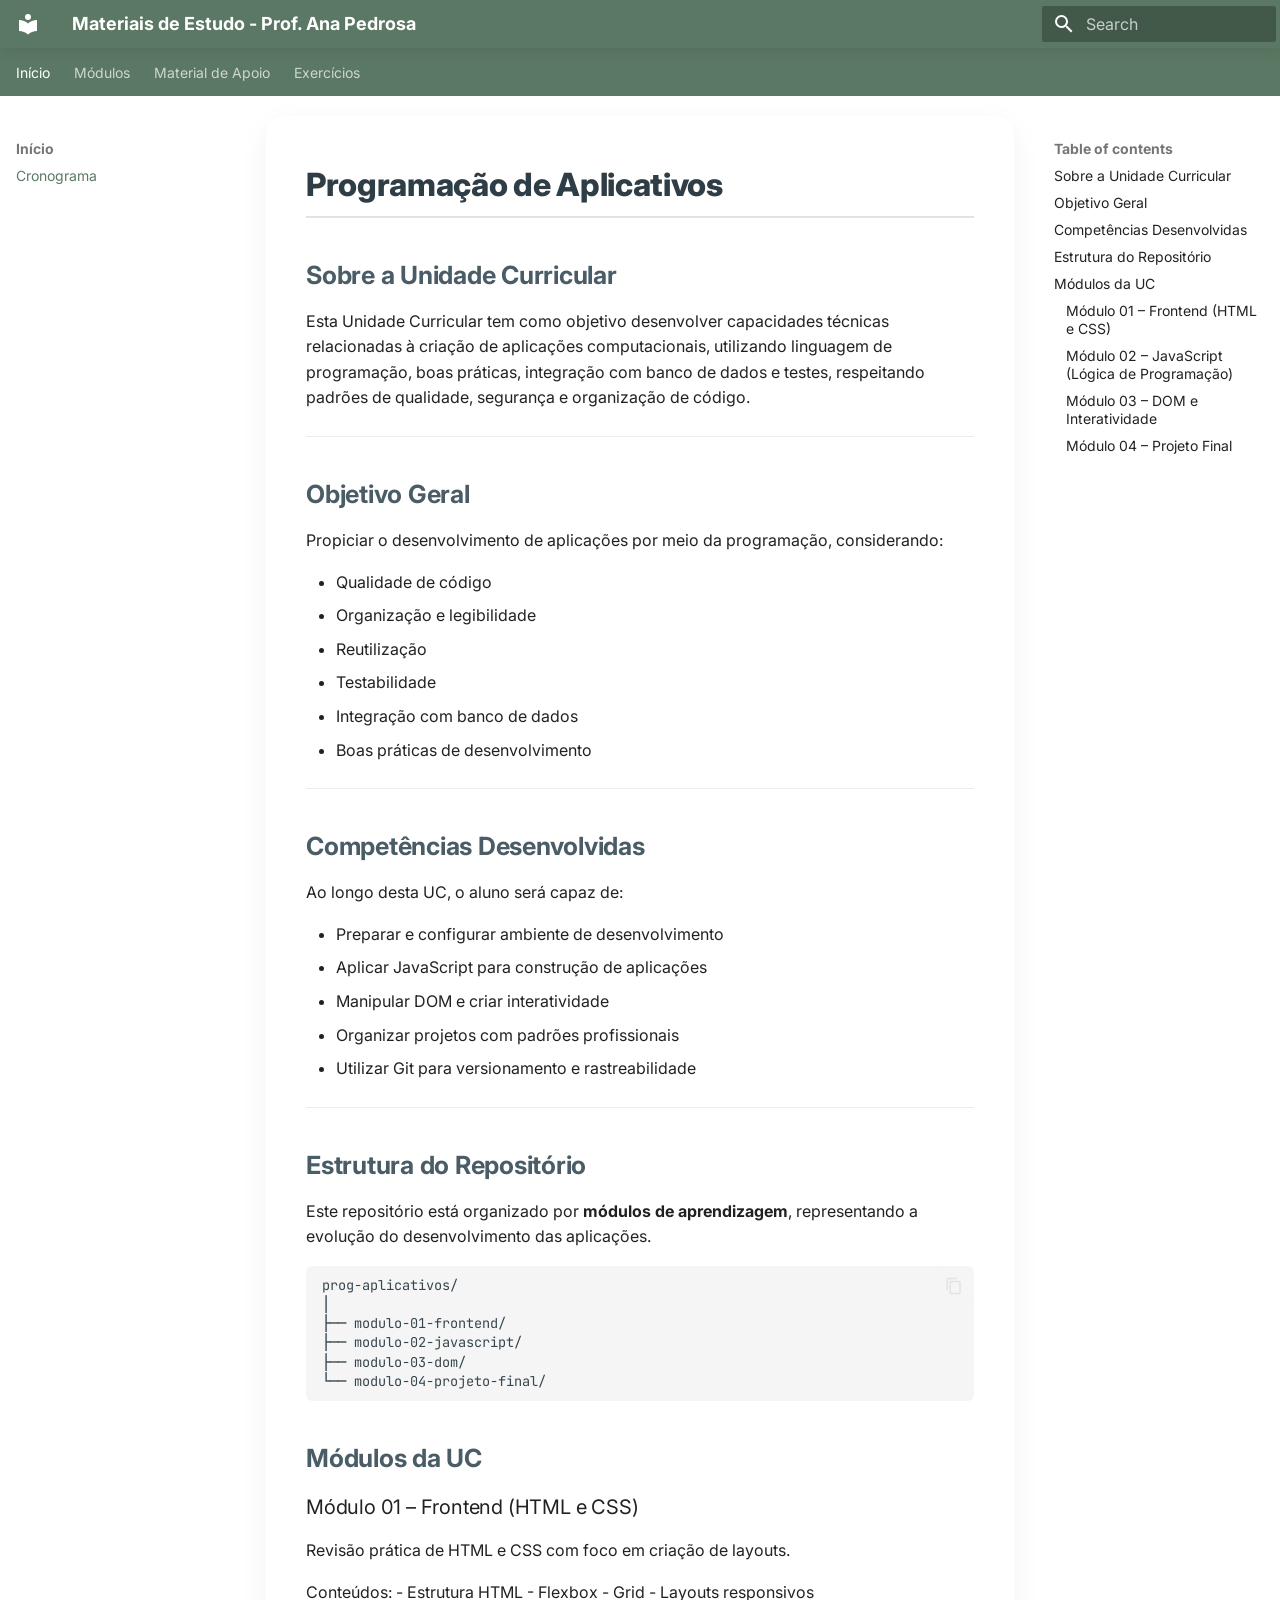
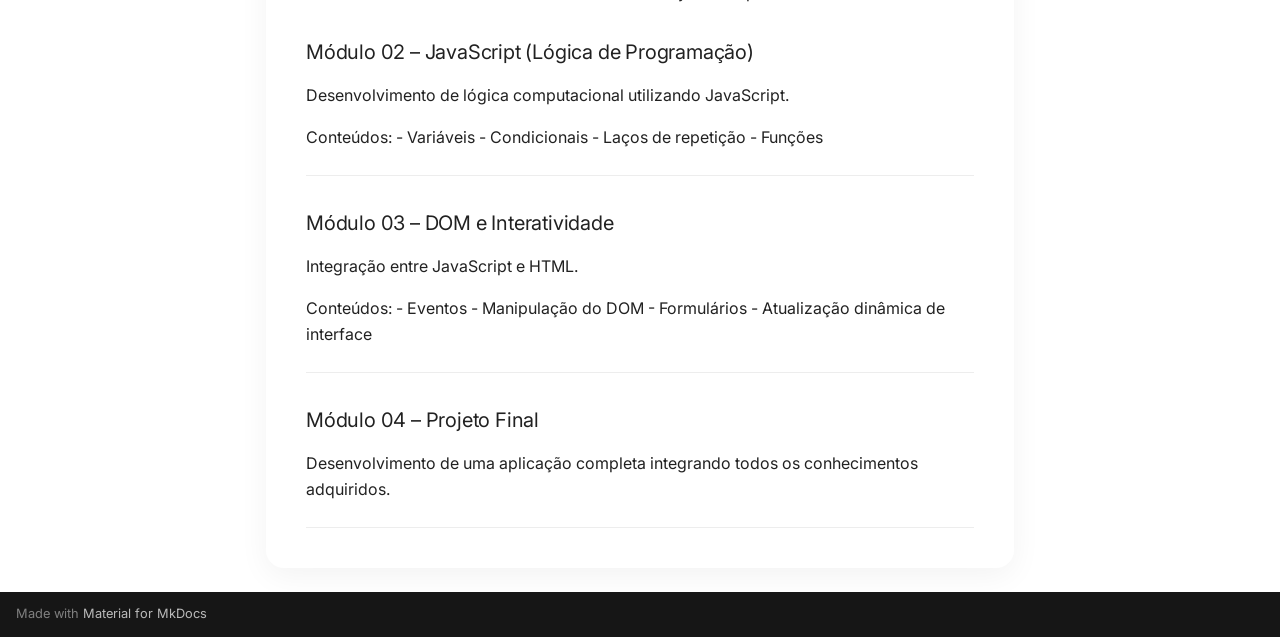
<file: curso/cronograma/index.html>
<!doctype html>
<html lang="en" class="no-js">
  <head>
    
      <meta charset="utf-8">
      <meta name="viewport" content="width=device-width,initial-scale=1">
      
      
      
      
      
        <link rel="next" href="../../aulas/projeto_profile_digital/">
      
      
        
      
      
      <link rel="icon" href="../../assets/images/favicon.png">
      <meta name="generator" content="mkdocs-1.6.1, mkdocs-material-9.7.6">
    
    
      
        <title>Cronograma - Materiais de Estudo - Prof. Ana Pedrosa</title>
      
    
    
      <link rel="stylesheet" href="../../assets/stylesheets/main.484c7ddc.min.css">
      
      


    
    
      
    
    
      
        
        
        <link rel="preconnect" href="https://fonts.gstatic.com" crossorigin>
        <link rel="stylesheet" href="https://fonts.googleapis.com/css?family=Inter:300,300i,400,400i,700,700i%7CJetBrains+Mono:400,400i,700,700i&display=fallback">
        <style>:root{--md-text-font:"Inter";--md-code-font:"JetBrains Mono"}</style>
      
    
    
      <link rel="stylesheet" href="../../stylesheets/style.css">
    
    <script>__md_scope=new URL("../..",location),__md_hash=e=>[...e].reduce(((e,_)=>(e<<5)-e+_.charCodeAt(0)),0),__md_get=(e,_=localStorage,t=__md_scope)=>JSON.parse(_.getItem(t.pathname+"."+e)),__md_set=(e,_,t=localStorage,a=__md_scope)=>{try{t.setItem(a.pathname+"."+e,JSON.stringify(_))}catch(e){}}</script>
    
      

    
    
  </head>
  
  
    <body dir="ltr">
  
    
    <input class="md-toggle" data-md-toggle="drawer" type="checkbox" id="__drawer" autocomplete="off">
    <input class="md-toggle" data-md-toggle="search" type="checkbox" id="__search" autocomplete="off">
    <label class="md-overlay" for="__drawer"></label>
    <div data-md-component="skip">
      
        
        <a href="#programacao-de-aplicativos" class="md-skip">
          Skip to content
        </a>
      
    </div>
    <div data-md-component="announce">
      
    </div>
    
    
      

<header class="md-header" data-md-component="header">
  <nav class="md-header__inner md-grid" aria-label="Header">
    <a href="../.." title="Materiais de Estudo - Prof. Ana Pedrosa" class="md-header__button md-logo" aria-label="Materiais de Estudo - Prof. Ana Pedrosa" data-md-component="logo">
      
  
  <svg xmlns="http://www.w3.org/2000/svg" viewBox="0 0 24 24"><path d="M12 8a3 3 0 0 0 3-3 3 3 0 0 0-3-3 3 3 0 0 0-3 3 3 3 0 0 0 3 3m0 3.54C9.64 9.35 6.5 8 3 8v11c3.5 0 6.64 1.35 9 3.54 2.36-2.19 5.5-3.54 9-3.54V8c-3.5 0-6.64 1.35-9 3.54"/></svg>

    </a>
    <label class="md-header__button md-icon" for="__drawer">
      
      <svg xmlns="http://www.w3.org/2000/svg" viewBox="0 0 24 24"><path d="M3 6h18v2H3zm0 5h18v2H3zm0 5h18v2H3z"/></svg>
    </label>
    <div class="md-header__title" data-md-component="header-title">
      <div class="md-header__ellipsis">
        <div class="md-header__topic">
          <span class="md-ellipsis">
            Materiais de Estudo - Prof. Ana Pedrosa
          </span>
        </div>
        <div class="md-header__topic" data-md-component="header-topic">
          <span class="md-ellipsis">
            
              Cronograma
            
          </span>
        </div>
      </div>
    </div>
    
    
      <script>var palette=__md_get("__palette");if(palette&&palette.color){if("(prefers-color-scheme)"===palette.color.media){var media=matchMedia("(prefers-color-scheme: light)"),input=document.querySelector(media.matches?"[data-md-color-media='(prefers-color-scheme: light)']":"[data-md-color-media='(prefers-color-scheme: dark)']");palette.color.media=input.getAttribute("data-md-color-media"),palette.color.scheme=input.getAttribute("data-md-color-scheme"),palette.color.primary=input.getAttribute("data-md-color-primary"),palette.color.accent=input.getAttribute("data-md-color-accent")}for(var[key,value]of Object.entries(palette.color))document.body.setAttribute("data-md-color-"+key,value)}</script>
    
    
    
      
      
        <label class="md-header__button md-icon" for="__search">
          
          <svg xmlns="http://www.w3.org/2000/svg" viewBox="0 0 24 24"><path d="M9.5 3A6.5 6.5 0 0 1 16 9.5c0 1.61-.59 3.09-1.56 4.23l.27.27h.79l5 5-1.5 1.5-5-5v-.79l-.27-.27A6.52 6.52 0 0 1 9.5 16 6.5 6.5 0 0 1 3 9.5 6.5 6.5 0 0 1 9.5 3m0 2C7 5 5 7 5 9.5S7 14 9.5 14 14 12 14 9.5 12 5 9.5 5"/></svg>
        </label>
        <div class="md-search" data-md-component="search" role="dialog">
  <label class="md-search__overlay" for="__search"></label>
  <div class="md-search__inner" role="search">
    <form class="md-search__form" name="search">
      <input type="text" class="md-search__input" name="query" aria-label="Search" placeholder="Search" autocapitalize="off" autocorrect="off" autocomplete="off" spellcheck="false" data-md-component="search-query" required>
      <label class="md-search__icon md-icon" for="__search">
        
        <svg xmlns="http://www.w3.org/2000/svg" viewBox="0 0 24 24"><path d="M9.5 3A6.5 6.5 0 0 1 16 9.5c0 1.61-.59 3.09-1.56 4.23l.27.27h.79l5 5-1.5 1.5-5-5v-.79l-.27-.27A6.52 6.52 0 0 1 9.5 16 6.5 6.5 0 0 1 3 9.5 6.5 6.5 0 0 1 9.5 3m0 2C7 5 5 7 5 9.5S7 14 9.5 14 14 12 14 9.5 12 5 9.5 5"/></svg>
        
        <svg xmlns="http://www.w3.org/2000/svg" viewBox="0 0 24 24"><path d="M20 11v2H8l5.5 5.5-1.42 1.42L4.16 12l7.92-7.92L13.5 5.5 8 11z"/></svg>
      </label>
      <nav class="md-search__options" aria-label="Search">
        
        <button type="reset" class="md-search__icon md-icon" title="Clear" aria-label="Clear" tabindex="-1">
          
          <svg xmlns="http://www.w3.org/2000/svg" viewBox="0 0 24 24"><path d="M19 6.41 17.59 5 12 10.59 6.41 5 5 6.41 10.59 12 5 17.59 6.41 19 12 13.41 17.59 19 19 17.59 13.41 12z"/></svg>
        </button>
      </nav>
      
    </form>
    <div class="md-search__output">
      <div class="md-search__scrollwrap" tabindex="0" data-md-scrollfix>
        <div class="md-search-result" data-md-component="search-result">
          <div class="md-search-result__meta">
            Initializing search
          </div>
          <ol class="md-search-result__list" role="presentation"></ol>
        </div>
      </div>
    </div>
  </div>
</div>
      
    
    
  </nav>
  
</header>
    
    <div class="md-container" data-md-component="container">
      
      
        
          
            
<nav class="md-tabs" aria-label="Tabs" data-md-component="tabs">
  <div class="md-grid">
    <ul class="md-tabs__list">
      
        
  
  
  
    
  
  
    
    
      <li class="md-tabs__item md-tabs__item--active">
        <a href="./" class="md-tabs__link">
          
  
  
  Início

        </a>
      </li>
    
  

      
        
  
  
  
  
    
    
      <li class="md-tabs__item">
        <a href="../../aulas/projeto_profile_digital/" class="md-tabs__link">
          
  
  
  Módulos

        </a>
      </li>
    
  

      
        
  
  
  
  
    
    
      <li class="md-tabs__item">
        <a href="../../material/html.md" class="md-tabs__link">
          
  
  
  Material de Apoio

        </a>
      </li>
    
  

      
        
  
  
  
  
    
    
      <li class="md-tabs__item">
        <a href="../../exercicios/lista01.md" class="md-tabs__link">
          
  
  
  Exercícios

        </a>
      </li>
    
  

      
    </ul>
  </div>
</nav>
          
        
      
      <main class="md-main" data-md-component="main">
        <div class="md-main__inner md-grid">
          
            
              
              <div class="md-sidebar md-sidebar--primary" data-md-component="sidebar" data-md-type="navigation" >
                <div class="md-sidebar__scrollwrap">
                  <div class="md-sidebar__inner">
                    


  


<nav class="md-nav md-nav--primary md-nav--lifted" aria-label="Navigation" data-md-level="0">
  <label class="md-nav__title" for="__drawer">
    <a href="../.." title="Materiais de Estudo - Prof. Ana Pedrosa" class="md-nav__button md-logo" aria-label="Materiais de Estudo - Prof. Ana Pedrosa" data-md-component="logo">
      
  
  <svg xmlns="http://www.w3.org/2000/svg" viewBox="0 0 24 24"><path d="M12 8a3 3 0 0 0 3-3 3 3 0 0 0-3-3 3 3 0 0 0-3 3 3 3 0 0 0 3 3m0 3.54C9.64 9.35 6.5 8 3 8v11c3.5 0 6.64 1.35 9 3.54 2.36-2.19 5.5-3.54 9-3.54V8c-3.5 0-6.64 1.35-9 3.54"/></svg>

    </a>
    Materiais de Estudo - Prof. Ana Pedrosa
  </label>
  
  <ul class="md-nav__list" data-md-scrollfix>
    
      
      
  
  
    
  
  
  
    
    
    
    
      
        
        
      
      
        
      
    
    
    <li class="md-nav__item md-nav__item--active md-nav__item--section md-nav__item--nested">
      
        
        
        <input class="md-nav__toggle md-toggle " type="checkbox" id="__nav_1" checked>
        
          
          <label class="md-nav__link" for="__nav_1" id="__nav_1_label" tabindex="">
            
  
  
  <span class="md-ellipsis">
    
  
    Início
  

    
  </span>
  
  

            <span class="md-nav__icon md-icon"></span>
          </label>
        
        <nav class="md-nav" data-md-level="1" aria-labelledby="__nav_1_label" aria-expanded="true">
          <label class="md-nav__title" for="__nav_1">
            <span class="md-nav__icon md-icon"></span>
            
  
    Início
  

          </label>
          <ul class="md-nav__list" data-md-scrollfix>
            
              
                
  
  
    
  
  
  
    <li class="md-nav__item md-nav__item--active">
      
      <input class="md-nav__toggle md-toggle" type="checkbox" id="__toc">
      
      
        
      
      
        <label class="md-nav__link md-nav__link--active" for="__toc">
          
  
  
  <span class="md-ellipsis">
    
  
    Cronograma
  

    
  </span>
  
  

          <span class="md-nav__icon md-icon"></span>
        </label>
      
      <a href="./" class="md-nav__link md-nav__link--active">
        
  
  
  <span class="md-ellipsis">
    
  
    Cronograma
  

    
  </span>
  
  

      </a>
      
        

<nav class="md-nav md-nav--secondary" aria-label="Table of contents">
  
  
  
    
  
  
    <label class="md-nav__title" for="__toc">
      <span class="md-nav__icon md-icon"></span>
      Table of contents
    </label>
    <ul class="md-nav__list" data-md-component="toc" data-md-scrollfix>
      
        <li class="md-nav__item">
  <a href="#sobre-a-unidade-curricular" class="md-nav__link">
    <span class="md-ellipsis">
      
        Sobre a Unidade Curricular
      
    </span>
  </a>
  
</li>
      
        <li class="md-nav__item">
  <a href="#objetivo-geral" class="md-nav__link">
    <span class="md-ellipsis">
      
        Objetivo Geral
      
    </span>
  </a>
  
</li>
      
        <li class="md-nav__item">
  <a href="#competencias-desenvolvidas" class="md-nav__link">
    <span class="md-ellipsis">
      
        Competências Desenvolvidas
      
    </span>
  </a>
  
</li>
      
        <li class="md-nav__item">
  <a href="#estrutura-do-repositorio" class="md-nav__link">
    <span class="md-ellipsis">
      
        Estrutura do Repositório
      
    </span>
  </a>
  
</li>
      
        <li class="md-nav__item">
  <a href="#modulos-da-uc" class="md-nav__link">
    <span class="md-ellipsis">
      
        Módulos da UC
      
    </span>
  </a>
  
    <nav class="md-nav" aria-label="Módulos da UC">
      <ul class="md-nav__list">
        
          <li class="md-nav__item">
  <a href="#modulo-01-frontend-html-e-css" class="md-nav__link">
    <span class="md-ellipsis">
      
        Módulo 01 – Frontend (HTML e CSS)
      
    </span>
  </a>
  
</li>
        
          <li class="md-nav__item">
  <a href="#modulo-02-javascript-logica-de-programacao" class="md-nav__link">
    <span class="md-ellipsis">
      
        Módulo 02 – JavaScript (Lógica de Programação)
      
    </span>
  </a>
  
</li>
        
          <li class="md-nav__item">
  <a href="#modulo-03-dom-e-interatividade" class="md-nav__link">
    <span class="md-ellipsis">
      
        Módulo 03 – DOM e Interatividade
      
    </span>
  </a>
  
</li>
        
          <li class="md-nav__item">
  <a href="#modulo-04-projeto-final" class="md-nav__link">
    <span class="md-ellipsis">
      
        Módulo 04 – Projeto Final
      
    </span>
  </a>
  
</li>
        
      </ul>
    </nav>
  
</li>
      
    </ul>
  
</nav>
      
    </li>
  

              
            
          </ul>
        </nav>
      
    </li>
  

    
      
      
  
  
  
  
    
    
    
    
      
      
        
      
    
    
    <li class="md-nav__item md-nav__item--nested">
      
        
        
        <input class="md-nav__toggle md-toggle " type="checkbox" id="__nav_2" >
        
          
          <label class="md-nav__link" for="__nav_2" id="__nav_2_label" tabindex="0">
            
  
  
  <span class="md-ellipsis">
    
  
    Módulos
  

    
  </span>
  
  

            <span class="md-nav__icon md-icon"></span>
          </label>
        
        <nav class="md-nav" data-md-level="1" aria-labelledby="__nav_2_label" aria-expanded="false">
          <label class="md-nav__title" for="__nav_2">
            <span class="md-nav__icon md-icon"></span>
            
  
    Módulos
  

          </label>
          <ul class="md-nav__list" data-md-scrollfix>
            
              
                
  
  
  
  
    <li class="md-nav__item">
      <a href="../../aulas/projeto_profile_digital/" class="md-nav__link">
        
  
  
  <span class="md-ellipsis">
    
  
    Módulo FrontEnd
  

    
  </span>
  
  

      </a>
    </li>
  

              
            
          </ul>
        </nav>
      
    </li>
  

    
      
      
  
  
  
  
    
    
    
    
      
      
        
      
    
    
    <li class="md-nav__item md-nav__item--nested">
      
        
        
        <input class="md-nav__toggle md-toggle " type="checkbox" id="__nav_3" >
        
          
          <label class="md-nav__link" for="__nav_3" id="__nav_3_label" tabindex="0">
            
  
  
  <span class="md-ellipsis">
    
  
    Material de Apoio
  

    
  </span>
  
  

            <span class="md-nav__icon md-icon"></span>
          </label>
        
        <nav class="md-nav" data-md-level="1" aria-labelledby="__nav_3_label" aria-expanded="false">
          <label class="md-nav__title" for="__nav_3">
            <span class="md-nav__icon md-icon"></span>
            
  
    Material de Apoio
  

          </label>
          <ul class="md-nav__list" data-md-scrollfix>
            
              
                
  
  
  
  
    <li class="md-nav__item">
      <a href="../../material/html.md" class="md-nav__link">
        
  
  
  <span class="md-ellipsis">
    
  
    HTML
  

    
  </span>
  
  

      </a>
    </li>
  

              
            
              
                
  
  
  
  
    <li class="md-nav__item">
      <a href="../../material/css.md" class="md-nav__link">
        
  
  
  <span class="md-ellipsis">
    
  
    CSS
  

    
  </span>
  
  

      </a>
    </li>
  

              
            
              
                
  
  
  
  
    <li class="md-nav__item">
      <a href="../../material/javascript.md" class="md-nav__link">
        
  
  
  <span class="md-ellipsis">
    
  
    JavaScript
  

    
  </span>
  
  

      </a>
    </li>
  

              
            
              
                
  
  
  
  
    <li class="md-nav__item">
      <a href="../../material/git.md" class="md-nav__link">
        
  
  
  <span class="md-ellipsis">
    
  
    Git
  

    
  </span>
  
  

      </a>
    </li>
  

              
            
          </ul>
        </nav>
      
    </li>
  

    
      
      
  
  
  
  
    
    
    
    
      
      
        
      
    
    
    <li class="md-nav__item md-nav__item--nested">
      
        
        
        <input class="md-nav__toggle md-toggle " type="checkbox" id="__nav_4" >
        
          
          <label class="md-nav__link" for="__nav_4" id="__nav_4_label" tabindex="0">
            
  
  
  <span class="md-ellipsis">
    
  
    Exercícios
  

    
  </span>
  
  

            <span class="md-nav__icon md-icon"></span>
          </label>
        
        <nav class="md-nav" data-md-level="1" aria-labelledby="__nav_4_label" aria-expanded="false">
          <label class="md-nav__title" for="__nav_4">
            <span class="md-nav__icon md-icon"></span>
            
  
    Exercícios
  

          </label>
          <ul class="md-nav__list" data-md-scrollfix>
            
              
                
  
  
  
  
    <li class="md-nav__item">
      <a href="../../exercicios/lista01.md" class="md-nav__link">
        
  
  
  <span class="md-ellipsis">
    
  
    Lista 01
  

    
  </span>
  
  

      </a>
    </li>
  

              
            
              
                
  
  
  
  
    <li class="md-nav__item">
      <a href="../../exercicios/lista02.md" class="md-nav__link">
        
  
  
  <span class="md-ellipsis">
    
  
    Lista 02
  

    
  </span>
  
  

      </a>
    </li>
  

              
            
          </ul>
        </nav>
      
    </li>
  

    
  </ul>
</nav>
                  </div>
                </div>
              </div>
            
            
              
              <div class="md-sidebar md-sidebar--secondary" data-md-component="sidebar" data-md-type="toc" >
                <div class="md-sidebar__scrollwrap">
                  <div class="md-sidebar__inner">
                    

<nav class="md-nav md-nav--secondary" aria-label="Table of contents">
  
  
  
    
  
  
    <label class="md-nav__title" for="__toc">
      <span class="md-nav__icon md-icon"></span>
      Table of contents
    </label>
    <ul class="md-nav__list" data-md-component="toc" data-md-scrollfix>
      
        <li class="md-nav__item">
  <a href="#sobre-a-unidade-curricular" class="md-nav__link">
    <span class="md-ellipsis">
      
        Sobre a Unidade Curricular
      
    </span>
  </a>
  
</li>
      
        <li class="md-nav__item">
  <a href="#objetivo-geral" class="md-nav__link">
    <span class="md-ellipsis">
      
        Objetivo Geral
      
    </span>
  </a>
  
</li>
      
        <li class="md-nav__item">
  <a href="#competencias-desenvolvidas" class="md-nav__link">
    <span class="md-ellipsis">
      
        Competências Desenvolvidas
      
    </span>
  </a>
  
</li>
      
        <li class="md-nav__item">
  <a href="#estrutura-do-repositorio" class="md-nav__link">
    <span class="md-ellipsis">
      
        Estrutura do Repositório
      
    </span>
  </a>
  
</li>
      
        <li class="md-nav__item">
  <a href="#modulos-da-uc" class="md-nav__link">
    <span class="md-ellipsis">
      
        Módulos da UC
      
    </span>
  </a>
  
    <nav class="md-nav" aria-label="Módulos da UC">
      <ul class="md-nav__list">
        
          <li class="md-nav__item">
  <a href="#modulo-01-frontend-html-e-css" class="md-nav__link">
    <span class="md-ellipsis">
      
        Módulo 01 – Frontend (HTML e CSS)
      
    </span>
  </a>
  
</li>
        
          <li class="md-nav__item">
  <a href="#modulo-02-javascript-logica-de-programacao" class="md-nav__link">
    <span class="md-ellipsis">
      
        Módulo 02 – JavaScript (Lógica de Programação)
      
    </span>
  </a>
  
</li>
        
          <li class="md-nav__item">
  <a href="#modulo-03-dom-e-interatividade" class="md-nav__link">
    <span class="md-ellipsis">
      
        Módulo 03 – DOM e Interatividade
      
    </span>
  </a>
  
</li>
        
          <li class="md-nav__item">
  <a href="#modulo-04-projeto-final" class="md-nav__link">
    <span class="md-ellipsis">
      
        Módulo 04 – Projeto Final
      
    </span>
  </a>
  
</li>
        
      </ul>
    </nav>
  
</li>
      
    </ul>
  
</nav>
                  </div>
                </div>
              </div>
            
          
          
            <div class="md-content" data-md-component="content">
              
              <article class="md-content__inner md-typeset">
                
                  



<h1 id="programacao-de-aplicativos">Programação de Aplicativos</h1>
<h2 id="sobre-a-unidade-curricular">Sobre a Unidade Curricular</h2>
<p>Esta Unidade Curricular tem como objetivo desenvolver capacidades técnicas relacionadas à criação de aplicações computacionais, utilizando linguagem de programação, boas práticas, integração com banco de dados e testes, respeitando padrões de qualidade, segurança e organização de código.</p>
<hr />
<h2 id="objetivo-geral">Objetivo Geral</h2>
<p>Propiciar o desenvolvimento de aplicações por meio da programação, considerando:</p>
<ul>
<li>Qualidade de código</li>
<li>Organização e legibilidade</li>
<li>Reutilização</li>
<li>Testabilidade</li>
<li>Integração com banco de dados</li>
<li>Boas práticas de desenvolvimento</li>
</ul>
<hr />
<h2 id="competencias-desenvolvidas">Competências Desenvolvidas</h2>
<p>Ao longo desta UC, o aluno será capaz de:</p>
<ul>
<li>Preparar e configurar ambiente de desenvolvimento</li>
<li>Aplicar JavaScript para construção de aplicações</li>
<li>Manipular DOM e criar interatividade</li>
<li>Organizar projetos com padrões profissionais</li>
<li>Utilizar Git para versionamento e rastreabilidade</li>
</ul>
<hr />
<h2 id="estrutura-do-repositorio">Estrutura do Repositório</h2>
<p>Este repositório está organizado por <strong>módulos de aprendizagem</strong>, representando a evolução do desenvolvimento das aplicações.</p>
<pre><code>prog-aplicativos/
│
├── modulo-01-frontend/
├── modulo-02-javascript/
├── modulo-03-dom/
└── modulo-04-projeto-final/
</code></pre>
<h2 id="modulos-da-uc">Módulos da UC</h2>
<h3 id="modulo-01-frontend-html-e-css">Módulo 01 – Frontend (HTML e CSS)</h3>
<p>Revisão prática de HTML e CSS com foco em criação de layouts.</p>
<p>Conteúdos:
- Estrutura HTML
- Flexbox
- Grid
- Layouts responsivos</p>
<h3 id="modulo-02-javascript-logica-de-programacao">Módulo 02 – JavaScript (Lógica de Programação)</h3>
<p>Desenvolvimento de lógica computacional utilizando JavaScript.</p>
<p>Conteúdos:
- Variáveis
- Condicionais
- Laços de repetição
- Funções</p>
<hr />
<h3 id="modulo-03-dom-e-interatividade">Módulo 03 – DOM e Interatividade</h3>
<p>Integração entre JavaScript e HTML.</p>
<p>Conteúdos:
- Eventos
- Manipulação do DOM
- Formulários
- Atualização dinâmica de interface</p>
<hr />
<h3 id="modulo-04-projeto-final">Módulo 04 – Projeto Final</h3>
<p>Desenvolvimento de uma aplicação completa integrando todos os conhecimentos adquiridos.</p>
<hr />












                
              </article>
            </div>
          
          
<script>var target=document.getElementById(location.hash.slice(1));target&&target.name&&(target.checked=target.name.startsWith("__tabbed_"))</script>
        </div>
        
          <button type="button" class="md-top md-icon" data-md-component="top" hidden>
  
  <svg xmlns="http://www.w3.org/2000/svg" viewBox="0 0 24 24"><path d="M13 20h-2V8l-5.5 5.5-1.42-1.42L12 4.16l7.92 7.92-1.42 1.42L13 8z"/></svg>
  Back to top
</button>
        
      </main>
      
        <footer class="md-footer">
  
  <div class="md-footer-meta md-typeset">
    <div class="md-footer-meta__inner md-grid">
      <div class="md-copyright">
  
  
    Made with
    <a href="https://squidfunk.github.io/mkdocs-material/" target="_blank" rel="noopener">
      Material for MkDocs
    </a>
  
</div>
      
    </div>
  </div>
</footer>
      
    </div>
    <div class="md-dialog" data-md-component="dialog">
      <div class="md-dialog__inner md-typeset"></div>
    </div>
    
    
    
      
      
      <script id="__config" type="application/json">{"annotate": null, "base": "../..", "features": ["navigation.tabs", "navigation.sections", "navigation.top", "content.code.copy", "search.highlight"], "search": "../../assets/javascripts/workers/search.2c215733.min.js", "tags": null, "translations": {"clipboard.copied": "Copied to clipboard", "clipboard.copy": "Copy to clipboard", "search.result.more.one": "1 more on this page", "search.result.more.other": "# more on this page", "search.result.none": "No matching documents", "search.result.one": "1 matching document", "search.result.other": "# matching documents", "search.result.placeholder": "Type to start searching", "search.result.term.missing": "Missing", "select.version": "Select version"}, "version": null}</script>
    
    
      <script src="../../assets/javascripts/bundle.79ae519e.min.js"></script>
      
    
  </body>
</html>
</file>
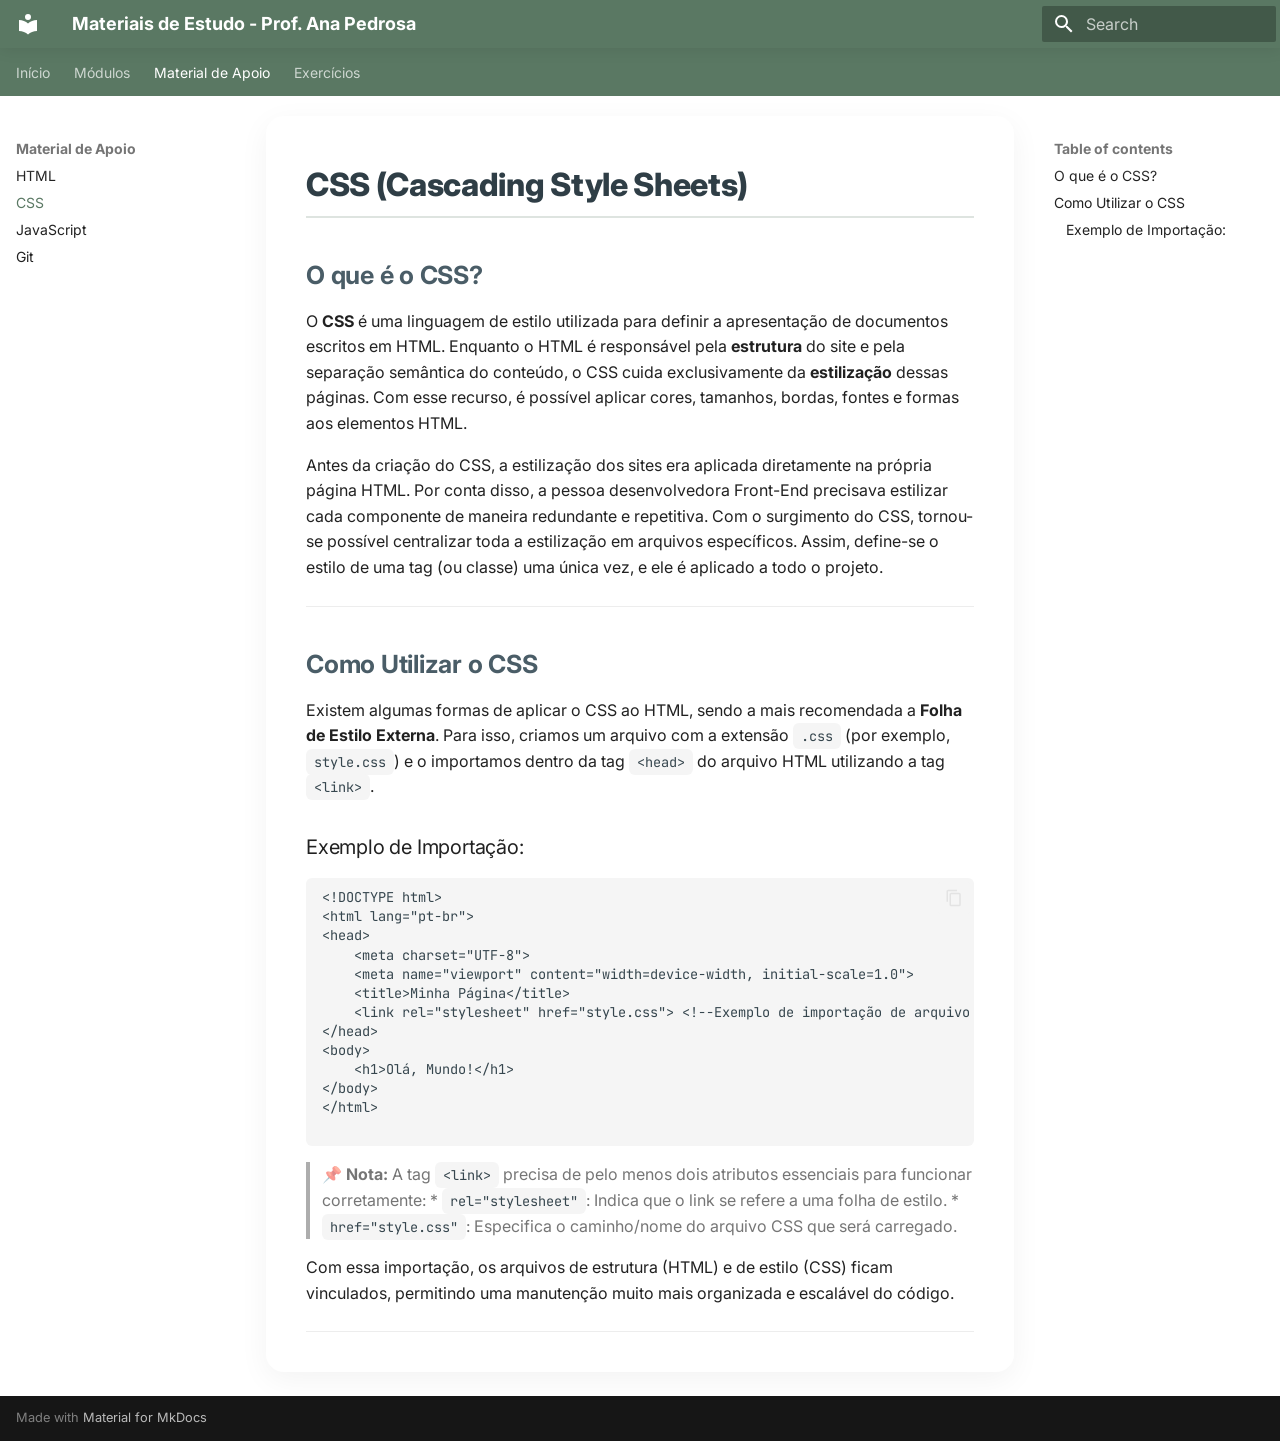
<file: material/css/index.html>
<!doctype html>
<html lang="en" class="no-js">
  <head>
    
      <meta charset="utf-8">
      <meta name="viewport" content="width=device-width,initial-scale=1">
      
      
      
      
        <link rel="prev" href="../html/">
      
      
        <link rel="next" href="../git/">
      
      
        
      
      
      <link rel="icon" href="../../assets/images/favicon.png">
      <meta name="generator" content="mkdocs-1.6.1, mkdocs-material-9.7.6">
    
    
      
        <title>CSS - Materiais de Estudo - Prof. Ana Pedrosa</title>
      
    
    
      <link rel="stylesheet" href="../../assets/stylesheets/main.484c7ddc.min.css">
      
      


    
    
      
    
    
      
        
        
        <link rel="preconnect" href="https://fonts.gstatic.com" crossorigin>
        <link rel="stylesheet" href="https://fonts.googleapis.com/css?family=Inter:300,300i,400,400i,700,700i%7CJetBrains+Mono:400,400i,700,700i&display=fallback">
        <style>:root{--md-text-font:"Inter";--md-code-font:"JetBrains Mono"}</style>
      
    
    
      <link rel="stylesheet" href="../../stylesheets/style.css">
    
    <script>__md_scope=new URL("../..",location),__md_hash=e=>[...e].reduce(((e,_)=>(e<<5)-e+_.charCodeAt(0)),0),__md_get=(e,_=localStorage,t=__md_scope)=>JSON.parse(_.getItem(t.pathname+"."+e)),__md_set=(e,_,t=localStorage,a=__md_scope)=>{try{t.setItem(a.pathname+"."+e,JSON.stringify(_))}catch(e){}}</script>
    
      

    
    
  </head>
  
  
    <body dir="ltr">
  
    
    <input class="md-toggle" data-md-toggle="drawer" type="checkbox" id="__drawer" autocomplete="off">
    <input class="md-toggle" data-md-toggle="search" type="checkbox" id="__search" autocomplete="off">
    <label class="md-overlay" for="__drawer"></label>
    <div data-md-component="skip">
      
        
        <a href="#css-cascading-style-sheets" class="md-skip">
          Skip to content
        </a>
      
    </div>
    <div data-md-component="announce">
      
    </div>
    
    
      

<header class="md-header" data-md-component="header">
  <nav class="md-header__inner md-grid" aria-label="Header">
    <a href="../.." title="Materiais de Estudo - Prof. Ana Pedrosa" class="md-header__button md-logo" aria-label="Materiais de Estudo - Prof. Ana Pedrosa" data-md-component="logo">
      
  
  <svg xmlns="http://www.w3.org/2000/svg" viewBox="0 0 24 24"><path d="M12 8a3 3 0 0 0 3-3 3 3 0 0 0-3-3 3 3 0 0 0-3 3 3 3 0 0 0 3 3m0 3.54C9.64 9.35 6.5 8 3 8v11c3.5 0 6.64 1.35 9 3.54 2.36-2.19 5.5-3.54 9-3.54V8c-3.5 0-6.64 1.35-9 3.54"/></svg>

    </a>
    <label class="md-header__button md-icon" for="__drawer">
      
      <svg xmlns="http://www.w3.org/2000/svg" viewBox="0 0 24 24"><path d="M3 6h18v2H3zm0 5h18v2H3zm0 5h18v2H3z"/></svg>
    </label>
    <div class="md-header__title" data-md-component="header-title">
      <div class="md-header__ellipsis">
        <div class="md-header__topic">
          <span class="md-ellipsis">
            Materiais de Estudo - Prof. Ana Pedrosa
          </span>
        </div>
        <div class="md-header__topic" data-md-component="header-topic">
          <span class="md-ellipsis">
            
              CSS
            
          </span>
        </div>
      </div>
    </div>
    
    
      <script>var palette=__md_get("__palette");if(palette&&palette.color){if("(prefers-color-scheme)"===palette.color.media){var media=matchMedia("(prefers-color-scheme: light)"),input=document.querySelector(media.matches?"[data-md-color-media='(prefers-color-scheme: light)']":"[data-md-color-media='(prefers-color-scheme: dark)']");palette.color.media=input.getAttribute("data-md-color-media"),palette.color.scheme=input.getAttribute("data-md-color-scheme"),palette.color.primary=input.getAttribute("data-md-color-primary"),palette.color.accent=input.getAttribute("data-md-color-accent")}for(var[key,value]of Object.entries(palette.color))document.body.setAttribute("data-md-color-"+key,value)}</script>
    
    
    
      
      
        <label class="md-header__button md-icon" for="__search">
          
          <svg xmlns="http://www.w3.org/2000/svg" viewBox="0 0 24 24"><path d="M9.5 3A6.5 6.5 0 0 1 16 9.5c0 1.61-.59 3.09-1.56 4.23l.27.27h.79l5 5-1.5 1.5-5-5v-.79l-.27-.27A6.52 6.52 0 0 1 9.5 16 6.5 6.5 0 0 1 3 9.5 6.5 6.5 0 0 1 9.5 3m0 2C7 5 5 7 5 9.5S7 14 9.5 14 14 12 14 9.5 12 5 9.5 5"/></svg>
        </label>
        <div class="md-search" data-md-component="search" role="dialog">
  <label class="md-search__overlay" for="__search"></label>
  <div class="md-search__inner" role="search">
    <form class="md-search__form" name="search">
      <input type="text" class="md-search__input" name="query" aria-label="Search" placeholder="Search" autocapitalize="off" autocorrect="off" autocomplete="off" spellcheck="false" data-md-component="search-query" required>
      <label class="md-search__icon md-icon" for="__search">
        
        <svg xmlns="http://www.w3.org/2000/svg" viewBox="0 0 24 24"><path d="M9.5 3A6.5 6.5 0 0 1 16 9.5c0 1.61-.59 3.09-1.56 4.23l.27.27h.79l5 5-1.5 1.5-5-5v-.79l-.27-.27A6.52 6.52 0 0 1 9.5 16 6.5 6.5 0 0 1 3 9.5 6.5 6.5 0 0 1 9.5 3m0 2C7 5 5 7 5 9.5S7 14 9.5 14 14 12 14 9.5 12 5 9.5 5"/></svg>
        
        <svg xmlns="http://www.w3.org/2000/svg" viewBox="0 0 24 24"><path d="M20 11v2H8l5.5 5.5-1.42 1.42L4.16 12l7.92-7.92L13.5 5.5 8 11z"/></svg>
      </label>
      <nav class="md-search__options" aria-label="Search">
        
        <button type="reset" class="md-search__icon md-icon" title="Clear" aria-label="Clear" tabindex="-1">
          
          <svg xmlns="http://www.w3.org/2000/svg" viewBox="0 0 24 24"><path d="M19 6.41 17.59 5 12 10.59 6.41 5 5 6.41 10.59 12 5 17.59 6.41 19 12 13.41 17.59 19 19 17.59 13.41 12z"/></svg>
        </button>
      </nav>
      
    </form>
    <div class="md-search__output">
      <div class="md-search__scrollwrap" tabindex="0" data-md-scrollfix>
        <div class="md-search-result" data-md-component="search-result">
          <div class="md-search-result__meta">
            Initializing search
          </div>
          <ol class="md-search-result__list" role="presentation"></ol>
        </div>
      </div>
    </div>
  </div>
</div>
      
    
    
  </nav>
  
</header>
    
    <div class="md-container" data-md-component="container">
      
      
        
          
            
<nav class="md-tabs" aria-label="Tabs" data-md-component="tabs">
  <div class="md-grid">
    <ul class="md-tabs__list">
      
        
  
  
  
  
    
    
      <li class="md-tabs__item">
        <a href="../../curso/cronograma/" class="md-tabs__link">
          
  
  
  Início

        </a>
      </li>
    
  

      
        
  
  
  
  
    
    
      <li class="md-tabs__item">
        <a href="../../aulas/projeto_profile_digital/" class="md-tabs__link">
          
  
  
  Módulos

        </a>
      </li>
    
  

      
        
  
  
  
    
  
  
    
    
      <li class="md-tabs__item md-tabs__item--active">
        <a href="../html/" class="md-tabs__link">
          
  
  
  Material de Apoio

        </a>
      </li>
    
  

      
        
  
  
  
  
    
    
      <li class="md-tabs__item">
        <a href="../../exercicios/lista01.md" class="md-tabs__link">
          
  
  
  Exercícios

        </a>
      </li>
    
  

      
    </ul>
  </div>
</nav>
          
        
      
      <main class="md-main" data-md-component="main">
        <div class="md-main__inner md-grid">
          
            
              
              <div class="md-sidebar md-sidebar--primary" data-md-component="sidebar" data-md-type="navigation" >
                <div class="md-sidebar__scrollwrap">
                  <div class="md-sidebar__inner">
                    


  


<nav class="md-nav md-nav--primary md-nav--lifted" aria-label="Navigation" data-md-level="0">
  <label class="md-nav__title" for="__drawer">
    <a href="../.." title="Materiais de Estudo - Prof. Ana Pedrosa" class="md-nav__button md-logo" aria-label="Materiais de Estudo - Prof. Ana Pedrosa" data-md-component="logo">
      
  
  <svg xmlns="http://www.w3.org/2000/svg" viewBox="0 0 24 24"><path d="M12 8a3 3 0 0 0 3-3 3 3 0 0 0-3-3 3 3 0 0 0-3 3 3 3 0 0 0 3 3m0 3.54C9.64 9.35 6.5 8 3 8v11c3.5 0 6.64 1.35 9 3.54 2.36-2.19 5.5-3.54 9-3.54V8c-3.5 0-6.64 1.35-9 3.54"/></svg>

    </a>
    Materiais de Estudo - Prof. Ana Pedrosa
  </label>
  
  <ul class="md-nav__list" data-md-scrollfix>
    
      
      
  
  
  
  
    
    
    
    
      
      
        
      
    
    
    <li class="md-nav__item md-nav__item--nested">
      
        
        
        <input class="md-nav__toggle md-toggle " type="checkbox" id="__nav_1" >
        
          
          <label class="md-nav__link" for="__nav_1" id="__nav_1_label" tabindex="0">
            
  
  
  <span class="md-ellipsis">
    
  
    Início
  

    
  </span>
  
  

            <span class="md-nav__icon md-icon"></span>
          </label>
        
        <nav class="md-nav" data-md-level="1" aria-labelledby="__nav_1_label" aria-expanded="false">
          <label class="md-nav__title" for="__nav_1">
            <span class="md-nav__icon md-icon"></span>
            
  
    Início
  

          </label>
          <ul class="md-nav__list" data-md-scrollfix>
            
              
                
  
  
  
  
    <li class="md-nav__item">
      <a href="../../curso/cronograma/" class="md-nav__link">
        
  
  
  <span class="md-ellipsis">
    
  
    Cronograma
  

    
  </span>
  
  

      </a>
    </li>
  

              
            
          </ul>
        </nav>
      
    </li>
  

    
      
      
  
  
  
  
    
    
    
    
      
      
        
      
    
    
    <li class="md-nav__item md-nav__item--nested">
      
        
        
        <input class="md-nav__toggle md-toggle " type="checkbox" id="__nav_2" >
        
          
          <label class="md-nav__link" for="__nav_2" id="__nav_2_label" tabindex="0">
            
  
  
  <span class="md-ellipsis">
    
  
    Módulos
  

    
  </span>
  
  

            <span class="md-nav__icon md-icon"></span>
          </label>
        
        <nav class="md-nav" data-md-level="1" aria-labelledby="__nav_2_label" aria-expanded="false">
          <label class="md-nav__title" for="__nav_2">
            <span class="md-nav__icon md-icon"></span>
            
  
    Módulos
  

          </label>
          <ul class="md-nav__list" data-md-scrollfix>
            
              
                
  
  
  
  
    <li class="md-nav__item">
      <a href="../../aulas/projeto_profile_digital/" class="md-nav__link">
        
  
  
  <span class="md-ellipsis">
    
  
    Módulo FrontEnd
  

    
  </span>
  
  

      </a>
    </li>
  

              
            
          </ul>
        </nav>
      
    </li>
  

    
      
      
  
  
    
  
  
  
    
    
    
    
      
        
        
      
      
        
      
    
    
    <li class="md-nav__item md-nav__item--active md-nav__item--section md-nav__item--nested">
      
        
        
        <input class="md-nav__toggle md-toggle " type="checkbox" id="__nav_3" checked>
        
          
          <label class="md-nav__link" for="__nav_3" id="__nav_3_label" tabindex="">
            
  
  
  <span class="md-ellipsis">
    
  
    Material de Apoio
  

    
  </span>
  
  

            <span class="md-nav__icon md-icon"></span>
          </label>
        
        <nav class="md-nav" data-md-level="1" aria-labelledby="__nav_3_label" aria-expanded="true">
          <label class="md-nav__title" for="__nav_3">
            <span class="md-nav__icon md-icon"></span>
            
  
    Material de Apoio
  

          </label>
          <ul class="md-nav__list" data-md-scrollfix>
            
              
                
  
  
  
  
    <li class="md-nav__item">
      <a href="../html/" class="md-nav__link">
        
  
  
  <span class="md-ellipsis">
    
  
    HTML
  

    
  </span>
  
  

      </a>
    </li>
  

              
            
              
                
  
  
    
  
  
  
    <li class="md-nav__item md-nav__item--active">
      
      <input class="md-nav__toggle md-toggle" type="checkbox" id="__toc">
      
      
        
      
      
        <label class="md-nav__link md-nav__link--active" for="__toc">
          
  
  
  <span class="md-ellipsis">
    
  
    CSS
  

    
  </span>
  
  

          <span class="md-nav__icon md-icon"></span>
        </label>
      
      <a href="./" class="md-nav__link md-nav__link--active">
        
  
  
  <span class="md-ellipsis">
    
  
    CSS
  

    
  </span>
  
  

      </a>
      
        

<nav class="md-nav md-nav--secondary" aria-label="Table of contents">
  
  
  
    
  
  
    <label class="md-nav__title" for="__toc">
      <span class="md-nav__icon md-icon"></span>
      Table of contents
    </label>
    <ul class="md-nav__list" data-md-component="toc" data-md-scrollfix>
      
        <li class="md-nav__item">
  <a href="#o-que-e-o-css" class="md-nav__link">
    <span class="md-ellipsis">
      
        O que é o CSS?
      
    </span>
  </a>
  
</li>
      
        <li class="md-nav__item">
  <a href="#como-utilizar-o-css" class="md-nav__link">
    <span class="md-ellipsis">
      
        Como Utilizar o CSS
      
    </span>
  </a>
  
    <nav class="md-nav" aria-label="Como Utilizar o CSS">
      <ul class="md-nav__list">
        
          <li class="md-nav__item">
  <a href="#exemplo-de-importacao" class="md-nav__link">
    <span class="md-ellipsis">
      
        Exemplo de Importação:
      
    </span>
  </a>
  
</li>
        
      </ul>
    </nav>
  
</li>
      
    </ul>
  
</nav>
      
    </li>
  

              
            
              
                
  
  
  
  
    <li class="md-nav__item">
      <a href="../javascript.md" class="md-nav__link">
        
  
  
  <span class="md-ellipsis">
    
  
    JavaScript
  

    
  </span>
  
  

      </a>
    </li>
  

              
            
              
                
  
  
  
  
    <li class="md-nav__item">
      <a href="../git/" class="md-nav__link">
        
  
  
  <span class="md-ellipsis">
    
  
    Git
  

    
  </span>
  
  

      </a>
    </li>
  

              
            
          </ul>
        </nav>
      
    </li>
  

    
      
      
  
  
  
  
    
    
    
    
      
      
        
      
    
    
    <li class="md-nav__item md-nav__item--nested">
      
        
        
        <input class="md-nav__toggle md-toggle " type="checkbox" id="__nav_4" >
        
          
          <label class="md-nav__link" for="__nav_4" id="__nav_4_label" tabindex="0">
            
  
  
  <span class="md-ellipsis">
    
  
    Exercícios
  

    
  </span>
  
  

            <span class="md-nav__icon md-icon"></span>
          </label>
        
        <nav class="md-nav" data-md-level="1" aria-labelledby="__nav_4_label" aria-expanded="false">
          <label class="md-nav__title" for="__nav_4">
            <span class="md-nav__icon md-icon"></span>
            
  
    Exercícios
  

          </label>
          <ul class="md-nav__list" data-md-scrollfix>
            
              
                
  
  
  
  
    <li class="md-nav__item">
      <a href="../../exercicios/lista01.md" class="md-nav__link">
        
  
  
  <span class="md-ellipsis">
    
  
    Lista 01
  

    
  </span>
  
  

      </a>
    </li>
  

              
            
              
                
  
  
  
  
    <li class="md-nav__item">
      <a href="../../exercicios/lista02.md" class="md-nav__link">
        
  
  
  <span class="md-ellipsis">
    
  
    Lista 02
  

    
  </span>
  
  

      </a>
    </li>
  

              
            
          </ul>
        </nav>
      
    </li>
  

    
  </ul>
</nav>
                  </div>
                </div>
              </div>
            
            
              
              <div class="md-sidebar md-sidebar--secondary" data-md-component="sidebar" data-md-type="toc" >
                <div class="md-sidebar__scrollwrap">
                  <div class="md-sidebar__inner">
                    

<nav class="md-nav md-nav--secondary" aria-label="Table of contents">
  
  
  
    
  
  
    <label class="md-nav__title" for="__toc">
      <span class="md-nav__icon md-icon"></span>
      Table of contents
    </label>
    <ul class="md-nav__list" data-md-component="toc" data-md-scrollfix>
      
        <li class="md-nav__item">
  <a href="#o-que-e-o-css" class="md-nav__link">
    <span class="md-ellipsis">
      
        O que é o CSS?
      
    </span>
  </a>
  
</li>
      
        <li class="md-nav__item">
  <a href="#como-utilizar-o-css" class="md-nav__link">
    <span class="md-ellipsis">
      
        Como Utilizar o CSS
      
    </span>
  </a>
  
    <nav class="md-nav" aria-label="Como Utilizar o CSS">
      <ul class="md-nav__list">
        
          <li class="md-nav__item">
  <a href="#exemplo-de-importacao" class="md-nav__link">
    <span class="md-ellipsis">
      
        Exemplo de Importação:
      
    </span>
  </a>
  
</li>
        
      </ul>
    </nav>
  
</li>
      
    </ul>
  
</nav>
                  </div>
                </div>
              </div>
            
          
          
            <div class="md-content" data-md-component="content">
              
              <article class="md-content__inner md-typeset">
                
                  



<h1 id="css-cascading-style-sheets">CSS (Cascading Style Sheets)</h1>
<h2 id="o-que-e-o-css">O que é o CSS?</h2>
<p>O <strong>CSS</strong> é uma linguagem de estilo utilizada para definir a apresentação de documentos escritos em HTML. Enquanto o HTML é responsável pela <strong>estrutura</strong> do site e pela separação semântica do conteúdo, o CSS cuida exclusivamente da <strong>estilização</strong> dessas páginas. Com esse recurso, é possível aplicar cores, tamanhos, bordas, fontes e formas aos elementos HTML.</p>
<p>Antes da criação do CSS, a estilização dos sites era aplicada diretamente na própria página HTML. Por conta disso, a pessoa desenvolvedora Front-End precisava estilizar cada componente de maneira redundante e repetitiva. Com o surgimento do CSS, tornou-se possível centralizar toda a estilização em arquivos específicos. Assim, define-se o estilo de uma tag (ou classe) uma única vez, e ele é aplicado a todo o projeto.</p>
<hr />
<h2 id="como-utilizar-o-css">Como Utilizar o CSS</h2>
<p>Existem algumas formas de aplicar o CSS ao HTML, sendo a mais recomendada a <strong>Folha de Estilo Externa</strong>. Para isso, criamos um arquivo com a extensão <code>.css</code> (por exemplo, <code>style.css</code>) e o importamos dentro da tag <code>&lt;head&gt;</code> do arquivo HTML utilizando a tag <code>&lt;link&gt;</code>.</p>
<h3 id="exemplo-de-importacao">Exemplo de Importação:</h3>
<pre><code class="language-html">&lt;!DOCTYPE html&gt;
&lt;html lang=&quot;pt-br&quot;&gt;
&lt;head&gt;
    &lt;meta charset=&quot;UTF-8&quot;&gt;
    &lt;meta name=&quot;viewport&quot; content=&quot;width=device-width, initial-scale=1.0&quot;&gt;
    &lt;title&gt;Minha Página&lt;/title&gt;
    &lt;link rel=&quot;stylesheet&quot; href=&quot;style.css&quot;&gt; &lt;!--Exemplo de importação de arquivo css--&gt;
&lt;/head&gt;
&lt;body&gt;
    &lt;h1&gt;Olá, Mundo!&lt;/h1&gt;
&lt;/body&gt;
&lt;/html&gt;

</code></pre>
<blockquote>
<p>📌 <strong>Nota:</strong> A tag <code>&lt;link&gt;</code> precisa de pelo menos dois atributos essenciais para funcionar corretamente:
* <code>rel="stylesheet"</code>: Indica que o link se refere a uma folha de estilo.
* <code>href="style.css"</code>: Especifica o caminho/nome do arquivo CSS que será carregado.</p>
</blockquote>
<p>Com essa importação, os arquivos de estrutura (HTML) e de estilo (CSS) ficam vinculados, permitindo uma manutenção muito mais organizada e escalável do código.</p>
<hr />












                
              </article>
            </div>
          
          
<script>var target=document.getElementById(location.hash.slice(1));target&&target.name&&(target.checked=target.name.startsWith("__tabbed_"))</script>
        </div>
        
          <button type="button" class="md-top md-icon" data-md-component="top" hidden>
  
  <svg xmlns="http://www.w3.org/2000/svg" viewBox="0 0 24 24"><path d="M13 20h-2V8l-5.5 5.5-1.42-1.42L12 4.16l7.92 7.92-1.42 1.42L13 8z"/></svg>
  Back to top
</button>
        
      </main>
      
        <footer class="md-footer">
  
  <div class="md-footer-meta md-typeset">
    <div class="md-footer-meta__inner md-grid">
      <div class="md-copyright">
  
  
    Made with
    <a href="https://squidfunk.github.io/mkdocs-material/" target="_blank" rel="noopener">
      Material for MkDocs
    </a>
  
</div>
      
    </div>
  </div>
</footer>
      
    </div>
    <div class="md-dialog" data-md-component="dialog">
      <div class="md-dialog__inner md-typeset"></div>
    </div>
    
    
    
      
      
      <script id="__config" type="application/json">{"annotate": null, "base": "../..", "features": ["navigation.tabs", "navigation.sections", "navigation.top", "content.code.copy", "search.highlight"], "search": "../../assets/javascripts/workers/search.2c215733.min.js", "tags": null, "translations": {"clipboard.copied": "Copied to clipboard", "clipboard.copy": "Copy to clipboard", "search.result.more.one": "1 more on this page", "search.result.more.other": "# more on this page", "search.result.none": "No matching documents", "search.result.one": "1 matching document", "search.result.other": "# matching documents", "search.result.placeholder": "Type to start searching", "search.result.term.missing": "Missing", "select.version": "Select version"}, "version": null}</script>
    
    
      <script src="../../assets/javascripts/bundle.79ae519e.min.js"></script>
      
    
  </body>
</html>
</file>
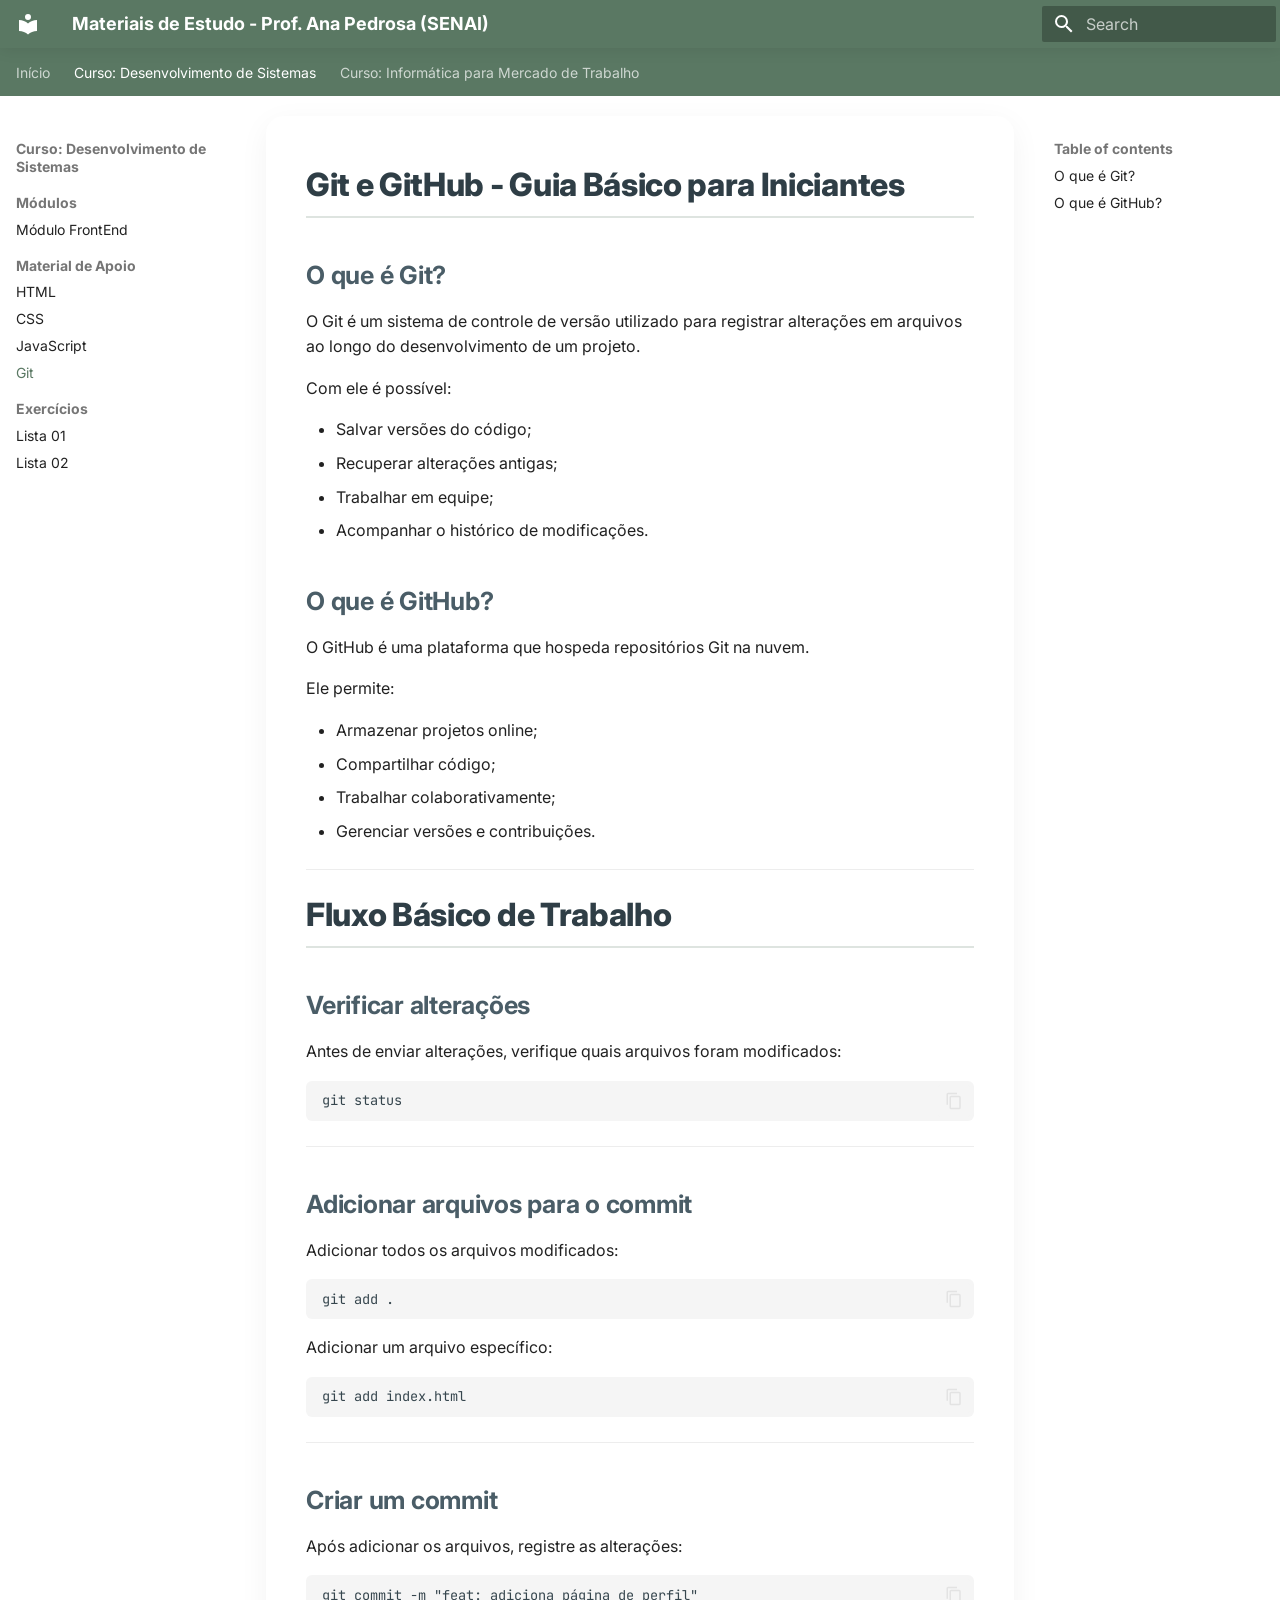
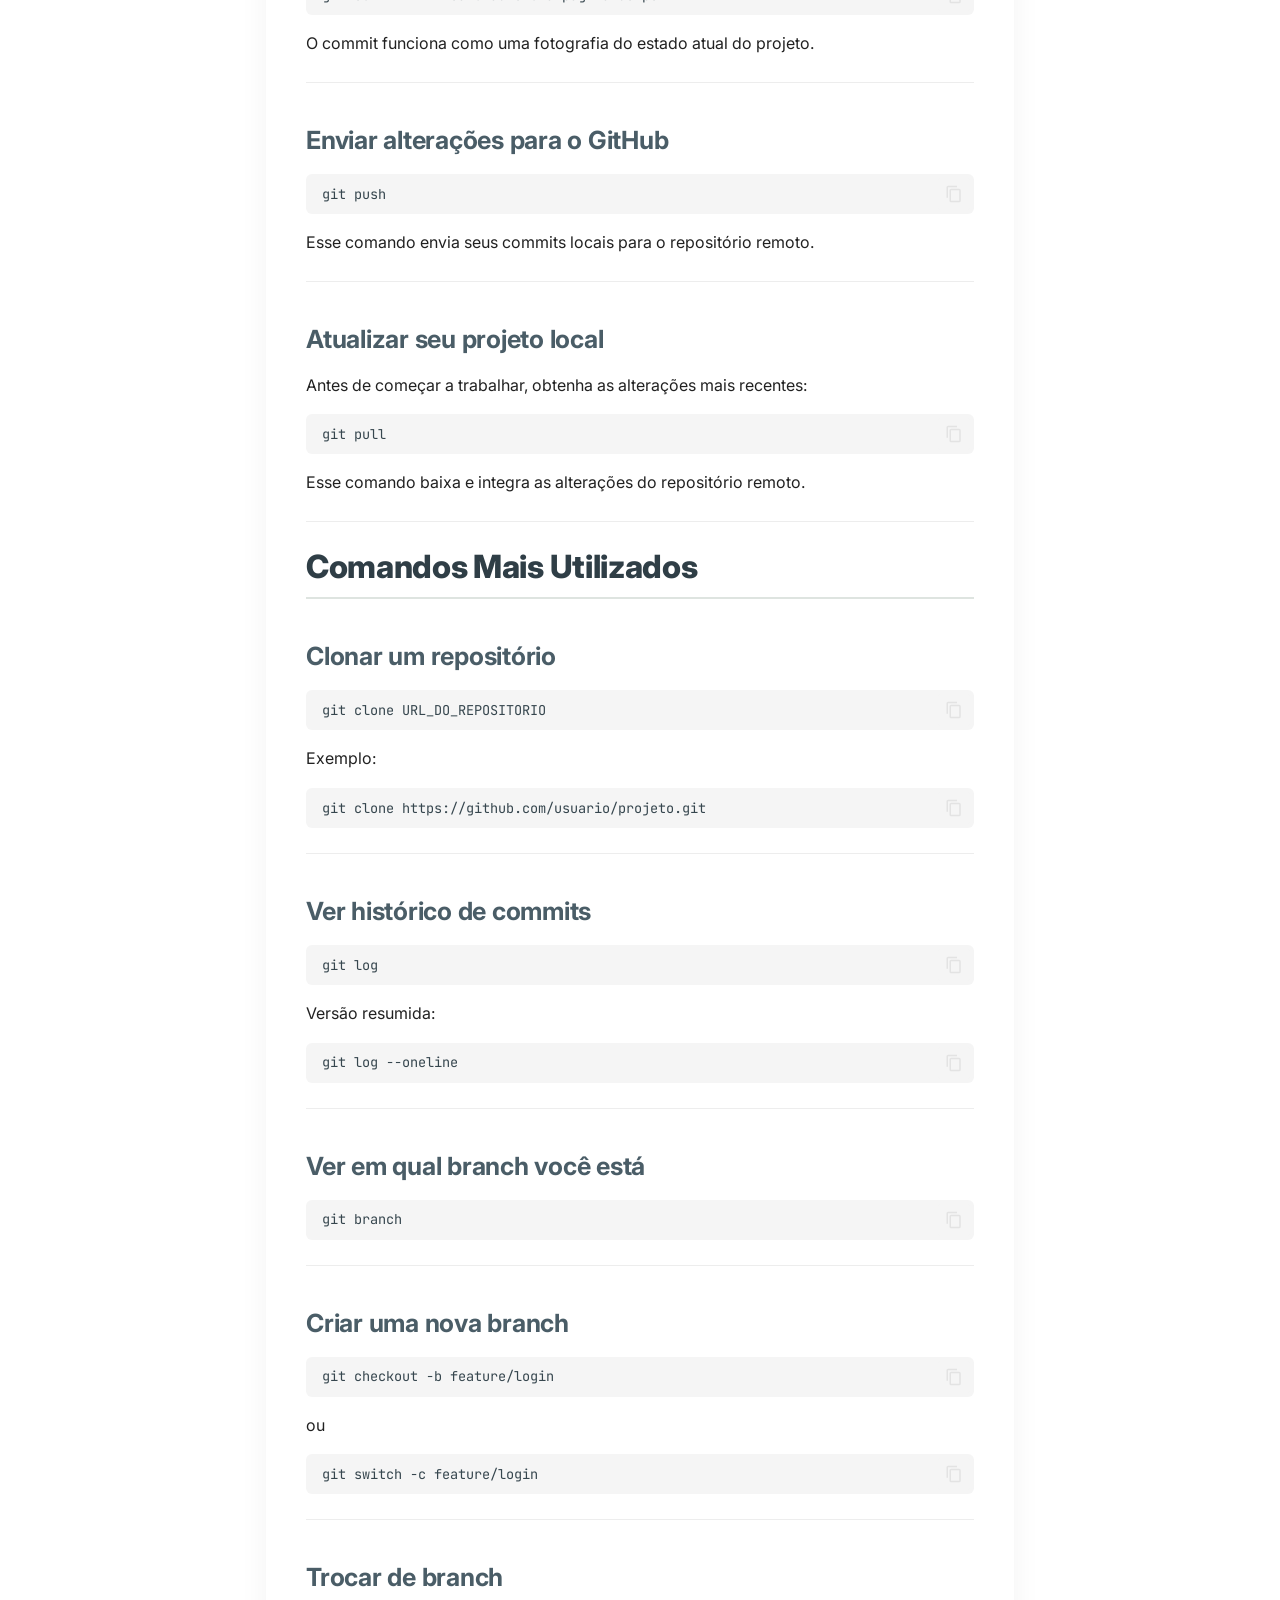
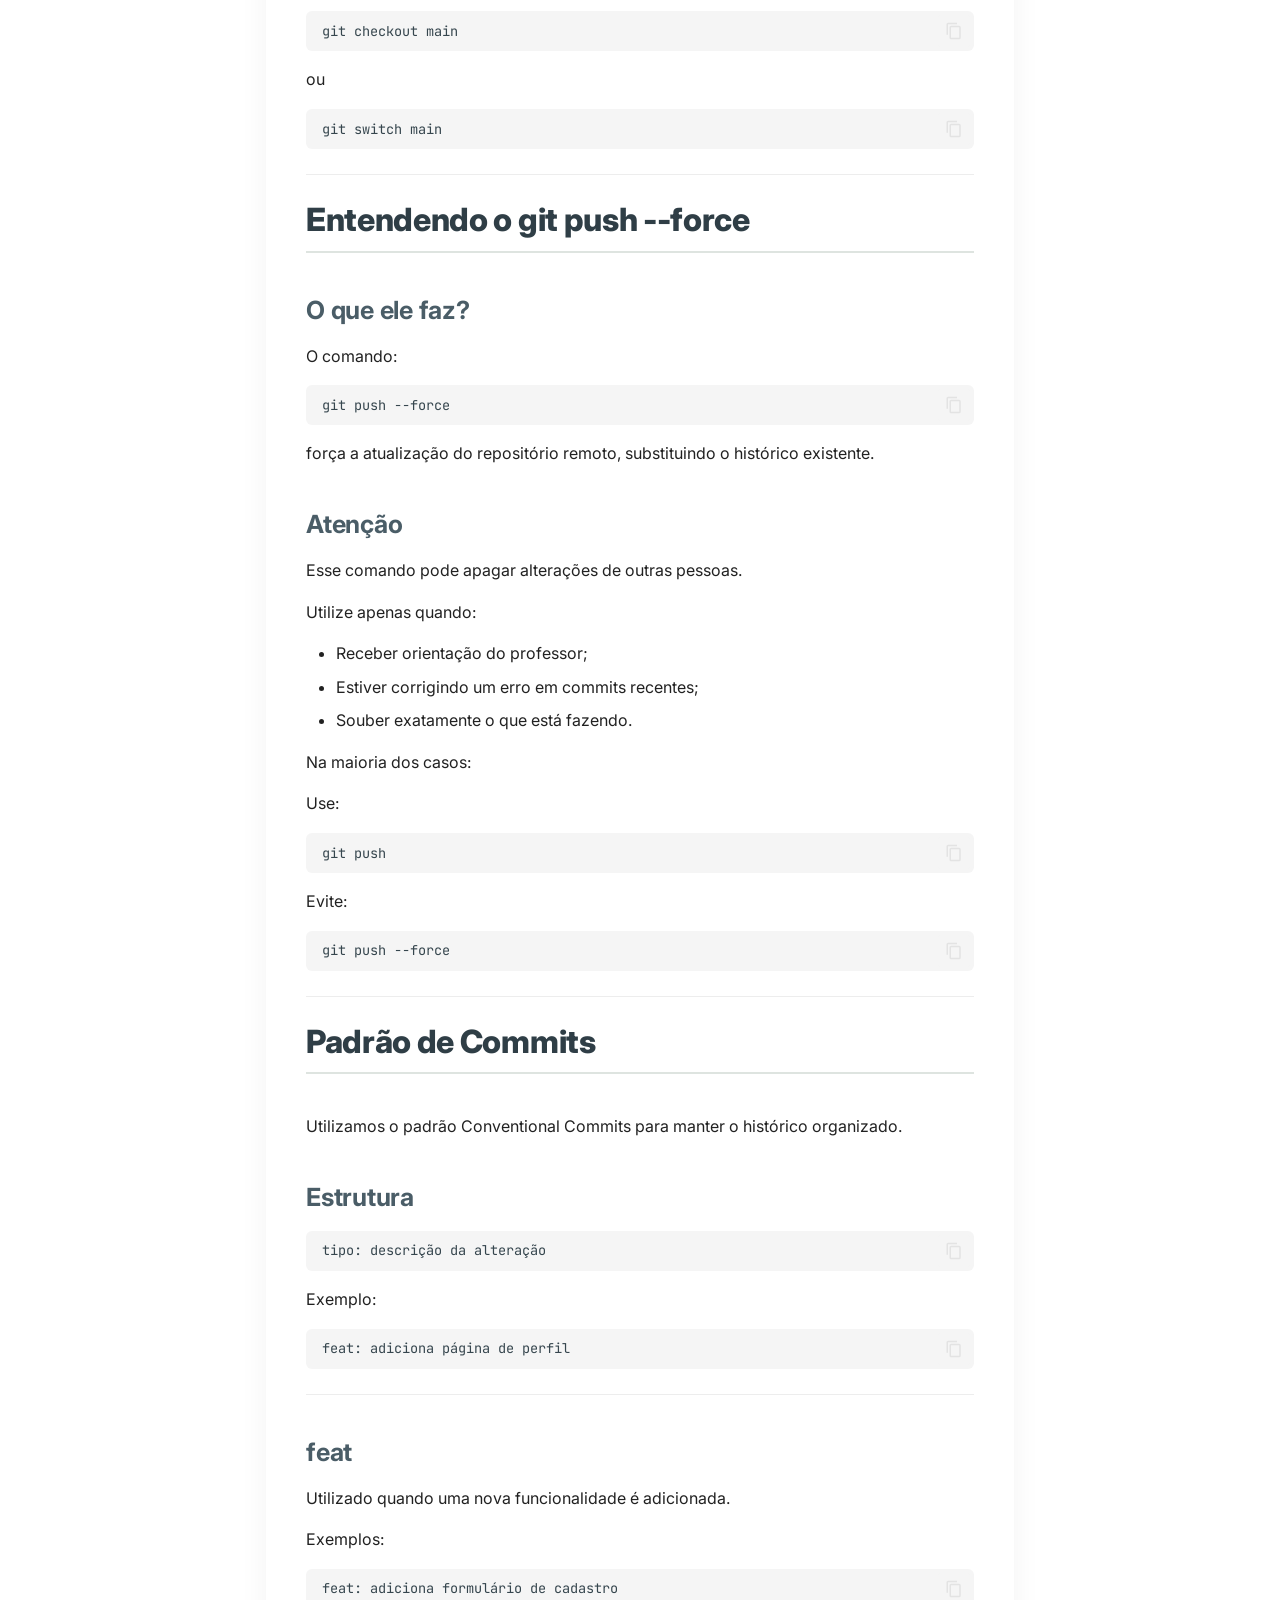
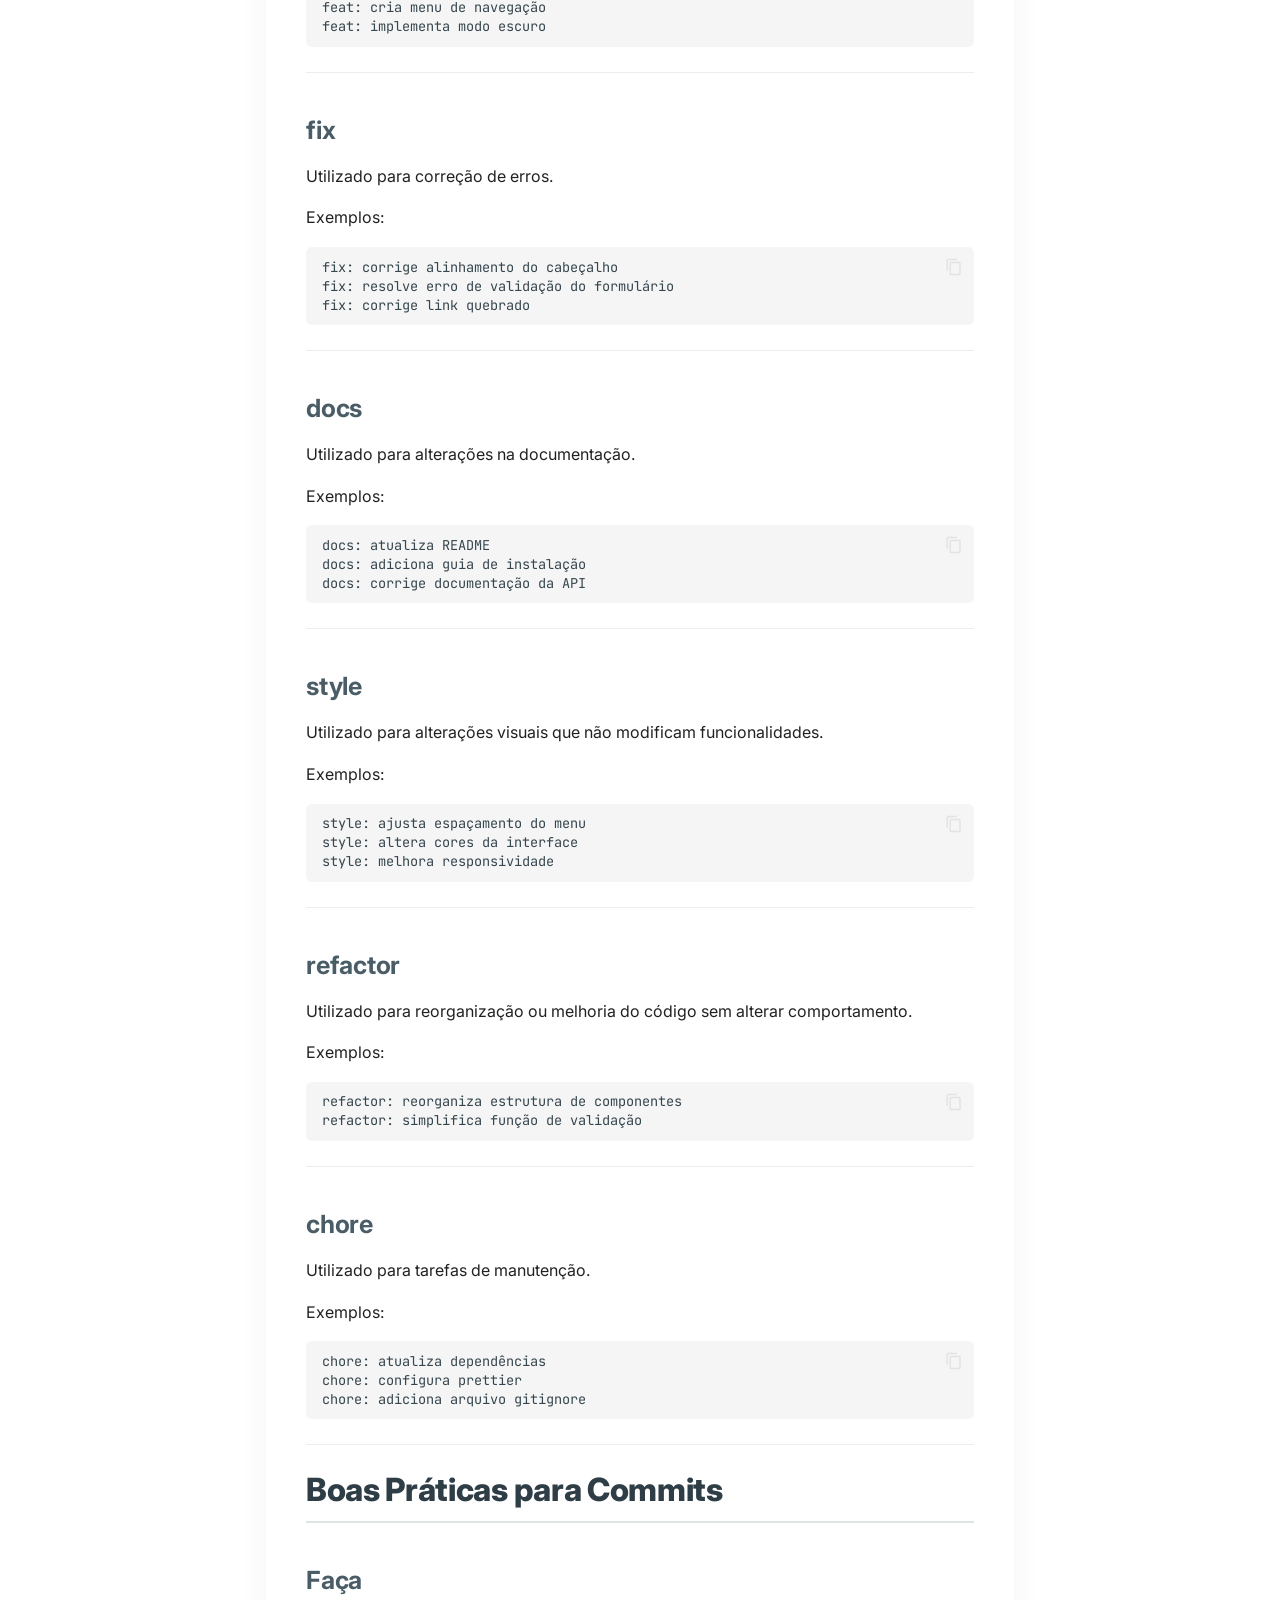
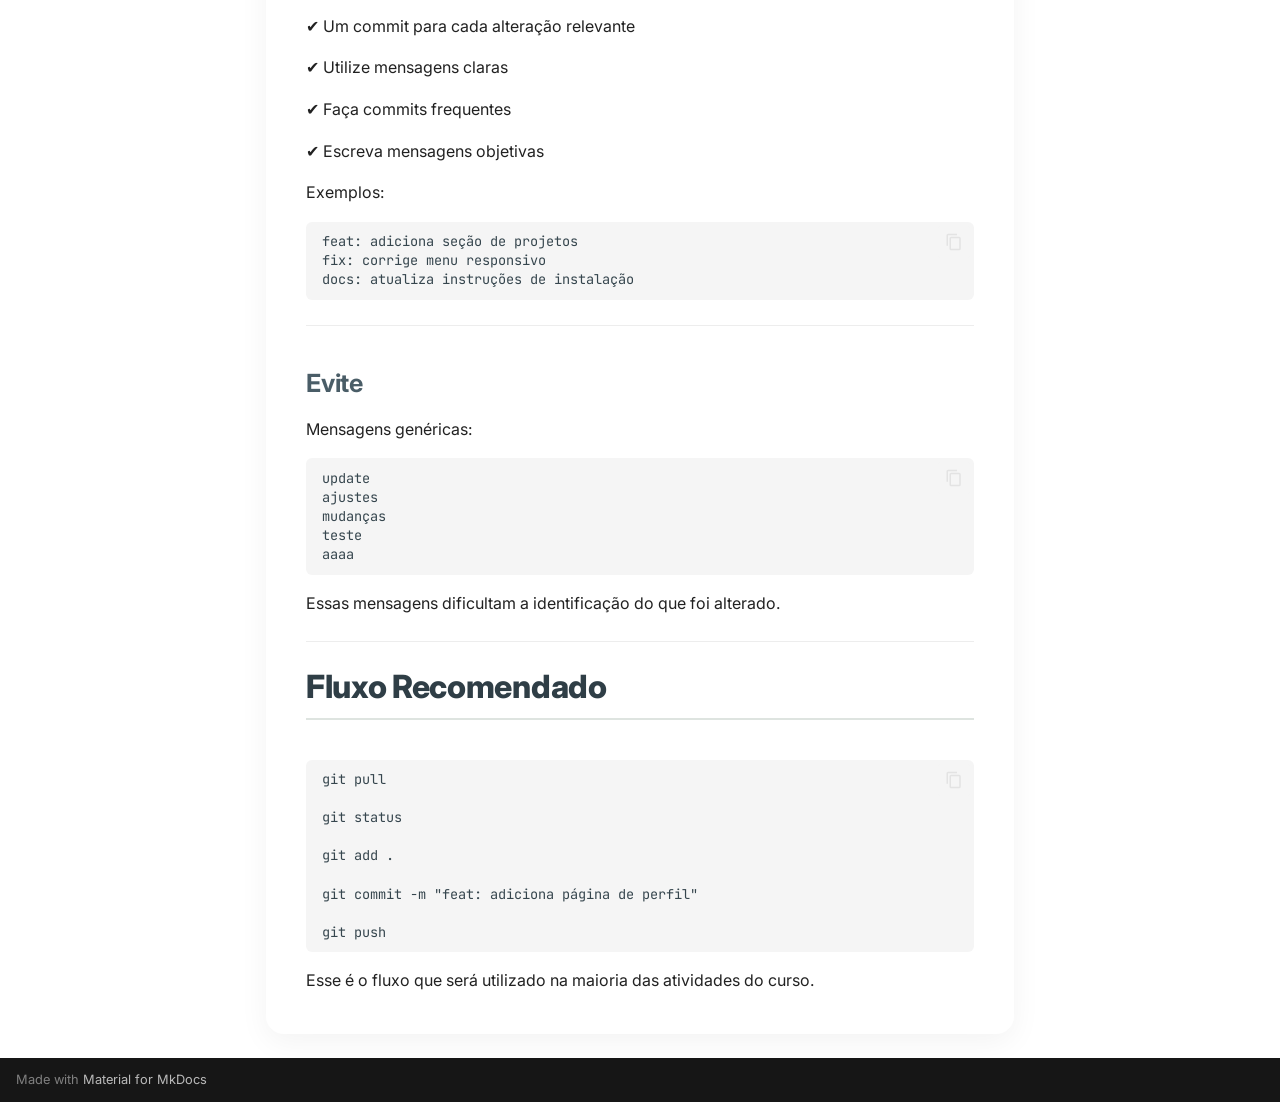
<file: material/git/index.html>
<!doctype html>
<html lang="en" class="no-js">
  <head>
    
      <meta charset="utf-8">
      <meta name="viewport" content="width=device-width,initial-scale=1">
      
      
      
      
        <link rel="prev" href="../css/">
      
      
        <link rel="next" href="../../IMT/aulas/aula01/">
      
      
        
      
      
      <link rel="icon" href="../../assets/images/favicon.png">
      <meta name="generator" content="mkdocs-1.6.1, mkdocs-material-9.7.6">
    
    
      
        <title>Git - Materiais de Estudo - Prof. Ana Pedrosa (SENAI)</title>
      
    
    
      <link rel="stylesheet" href="../../assets/stylesheets/main.484c7ddc.min.css">
      
      


    
    
      
    
    
      
        
        
        <link rel="preconnect" href="https://fonts.gstatic.com" crossorigin>
        <link rel="stylesheet" href="https://fonts.googleapis.com/css?family=Inter:300,300i,400,400i,700,700i%7CJetBrains+Mono:400,400i,700,700i&display=fallback">
        <style>:root{--md-text-font:"Inter";--md-code-font:"JetBrains Mono"}</style>
      
    
    
      <link rel="stylesheet" href="../../stylesheets/style.css">
    
    <script>__md_scope=new URL("../..",location),__md_hash=e=>[...e].reduce(((e,_)=>(e<<5)-e+_.charCodeAt(0)),0),__md_get=(e,_=localStorage,t=__md_scope)=>JSON.parse(_.getItem(t.pathname+"."+e)),__md_set=(e,_,t=localStorage,a=__md_scope)=>{try{t.setItem(a.pathname+"."+e,JSON.stringify(_))}catch(e){}}</script>
    
      

    
    
  </head>
  
  
    <body dir="ltr">
  
    
    <input class="md-toggle" data-md-toggle="drawer" type="checkbox" id="__drawer" autocomplete="off">
    <input class="md-toggle" data-md-toggle="search" type="checkbox" id="__search" autocomplete="off">
    <label class="md-overlay" for="__drawer"></label>
    <div data-md-component="skip">
      
        
        <a href="#git-e-github-guia-basico-para-iniciantes" class="md-skip">
          Skip to content
        </a>
      
    </div>
    <div data-md-component="announce">
      
    </div>
    
    
      

<header class="md-header" data-md-component="header">
  <nav class="md-header__inner md-grid" aria-label="Header">
    <a href="../.." title="Materiais de Estudo - Prof. Ana Pedrosa (SENAI)" class="md-header__button md-logo" aria-label="Materiais de Estudo - Prof. Ana Pedrosa (SENAI)" data-md-component="logo">
      
  
  <svg xmlns="http://www.w3.org/2000/svg" viewBox="0 0 24 24"><path d="M12 8a3 3 0 0 0 3-3 3 3 0 0 0-3-3 3 3 0 0 0-3 3 3 3 0 0 0 3 3m0 3.54C9.64 9.35 6.5 8 3 8v11c3.5 0 6.64 1.35 9 3.54 2.36-2.19 5.5-3.54 9-3.54V8c-3.5 0-6.64 1.35-9 3.54"/></svg>

    </a>
    <label class="md-header__button md-icon" for="__drawer">
      
      <svg xmlns="http://www.w3.org/2000/svg" viewBox="0 0 24 24"><path d="M3 6h18v2H3zm0 5h18v2H3zm0 5h18v2H3z"/></svg>
    </label>
    <div class="md-header__title" data-md-component="header-title">
      <div class="md-header__ellipsis">
        <div class="md-header__topic">
          <span class="md-ellipsis">
            Materiais de Estudo - Prof. Ana Pedrosa (SENAI)
          </span>
        </div>
        <div class="md-header__topic" data-md-component="header-topic">
          <span class="md-ellipsis">
            
              Git
            
          </span>
        </div>
      </div>
    </div>
    
    
      <script>var palette=__md_get("__palette");if(palette&&palette.color){if("(prefers-color-scheme)"===palette.color.media){var media=matchMedia("(prefers-color-scheme: light)"),input=document.querySelector(media.matches?"[data-md-color-media='(prefers-color-scheme: light)']":"[data-md-color-media='(prefers-color-scheme: dark)']");palette.color.media=input.getAttribute("data-md-color-media"),palette.color.scheme=input.getAttribute("data-md-color-scheme"),palette.color.primary=input.getAttribute("data-md-color-primary"),palette.color.accent=input.getAttribute("data-md-color-accent")}for(var[key,value]of Object.entries(palette.color))document.body.setAttribute("data-md-color-"+key,value)}</script>
    
    
    
      
      
        <label class="md-header__button md-icon" for="__search">
          
          <svg xmlns="http://www.w3.org/2000/svg" viewBox="0 0 24 24"><path d="M9.5 3A6.5 6.5 0 0 1 16 9.5c0 1.61-.59 3.09-1.56 4.23l.27.27h.79l5 5-1.5 1.5-5-5v-.79l-.27-.27A6.52 6.52 0 0 1 9.5 16 6.5 6.5 0 0 1 3 9.5 6.5 6.5 0 0 1 9.5 3m0 2C7 5 5 7 5 9.5S7 14 9.5 14 14 12 14 9.5 12 5 9.5 5"/></svg>
        </label>
        <div class="md-search" data-md-component="search" role="dialog">
  <label class="md-search__overlay" for="__search"></label>
  <div class="md-search__inner" role="search">
    <form class="md-search__form" name="search">
      <input type="text" class="md-search__input" name="query" aria-label="Search" placeholder="Search" autocapitalize="off" autocorrect="off" autocomplete="off" spellcheck="false" data-md-component="search-query" required>
      <label class="md-search__icon md-icon" for="__search">
        
        <svg xmlns="http://www.w3.org/2000/svg" viewBox="0 0 24 24"><path d="M9.5 3A6.5 6.5 0 0 1 16 9.5c0 1.61-.59 3.09-1.56 4.23l.27.27h.79l5 5-1.5 1.5-5-5v-.79l-.27-.27A6.52 6.52 0 0 1 9.5 16 6.5 6.5 0 0 1 3 9.5 6.5 6.5 0 0 1 9.5 3m0 2C7 5 5 7 5 9.5S7 14 9.5 14 14 12 14 9.5 12 5 9.5 5"/></svg>
        
        <svg xmlns="http://www.w3.org/2000/svg" viewBox="0 0 24 24"><path d="M20 11v2H8l5.5 5.5-1.42 1.42L4.16 12l7.92-7.92L13.5 5.5 8 11z"/></svg>
      </label>
      <nav class="md-search__options" aria-label="Search">
        
        <button type="reset" class="md-search__icon md-icon" title="Clear" aria-label="Clear" tabindex="-1">
          
          <svg xmlns="http://www.w3.org/2000/svg" viewBox="0 0 24 24"><path d="M19 6.41 17.59 5 12 10.59 6.41 5 5 6.41 10.59 12 5 17.59 6.41 19 12 13.41 17.59 19 19 17.59 13.41 12z"/></svg>
        </button>
      </nav>
      
    </form>
    <div class="md-search__output">
      <div class="md-search__scrollwrap" tabindex="0" data-md-scrollfix>
        <div class="md-search-result" data-md-component="search-result">
          <div class="md-search-result__meta">
            Initializing search
          </div>
          <ol class="md-search-result__list" role="presentation"></ol>
        </div>
      </div>
    </div>
  </div>
</div>
      
    
    
  </nav>
  
</header>
    
    <div class="md-container" data-md-component="container">
      
      
        
          
            
<nav class="md-tabs" aria-label="Tabs" data-md-component="tabs">
  <div class="md-grid">
    <ul class="md-tabs__list">
      
        
  
  
  
  
    
    
      <li class="md-tabs__item">
        <a href="../../curso/cronograma/" class="md-tabs__link">
          
  
  
  Início

        </a>
      </li>
    
  

      
        
  
  
  
    
  
  
    
    
      
  
  
  
    
  
  
    
    
      <li class="md-tabs__item md-tabs__item--active">
        <a href="../../aulas/projeto_profile_digital/" class="md-tabs__link">
          
  
  
  Curso: Desenvolvimento de Sistemas

        </a>
      </li>
    
  

    
  

      
        
  
  
  
  
    
    
      <li class="md-tabs__item">
        <a href="../../IMT/aulas/aula01/" class="md-tabs__link">
          
  
  
  Curso: Informática para Mercado de Trabalho

        </a>
      </li>
    
  

      
    </ul>
  </div>
</nav>
          
        
      
      <main class="md-main" data-md-component="main">
        <div class="md-main__inner md-grid">
          
            
              
              <div class="md-sidebar md-sidebar--primary" data-md-component="sidebar" data-md-type="navigation" >
                <div class="md-sidebar__scrollwrap">
                  <div class="md-sidebar__inner">
                    


  


<nav class="md-nav md-nav--primary md-nav--lifted" aria-label="Navigation" data-md-level="0">
  <label class="md-nav__title" for="__drawer">
    <a href="../.." title="Materiais de Estudo - Prof. Ana Pedrosa (SENAI)" class="md-nav__button md-logo" aria-label="Materiais de Estudo - Prof. Ana Pedrosa (SENAI)" data-md-component="logo">
      
  
  <svg xmlns="http://www.w3.org/2000/svg" viewBox="0 0 24 24"><path d="M12 8a3 3 0 0 0 3-3 3 3 0 0 0-3-3 3 3 0 0 0-3 3 3 3 0 0 0 3 3m0 3.54C9.64 9.35 6.5 8 3 8v11c3.5 0 6.64 1.35 9 3.54 2.36-2.19 5.5-3.54 9-3.54V8c-3.5 0-6.64 1.35-9 3.54"/></svg>

    </a>
    Materiais de Estudo - Prof. Ana Pedrosa (SENAI)
  </label>
  
  <ul class="md-nav__list" data-md-scrollfix>
    
      
      
  
  
  
  
    
    
    
    
      
      
        
      
    
    
    <li class="md-nav__item md-nav__item--nested">
      
        
        
        <input class="md-nav__toggle md-toggle " type="checkbox" id="__nav_1" >
        
          
          <label class="md-nav__link" for="__nav_1" id="__nav_1_label" tabindex="0">
            
  
  
  <span class="md-ellipsis">
    
  
    Início
  

    
  </span>
  
  

            <span class="md-nav__icon md-icon"></span>
          </label>
        
        <nav class="md-nav" data-md-level="1" aria-labelledby="__nav_1_label" aria-expanded="false">
          <label class="md-nav__title" for="__nav_1">
            <span class="md-nav__icon md-icon"></span>
            
  
    Início
  

          </label>
          <ul class="md-nav__list" data-md-scrollfix>
            
              
                
  
  
  
  
    <li class="md-nav__item">
      <a href="../../curso/cronograma/" class="md-nav__link">
        
  
  
  <span class="md-ellipsis">
    
  
    Cronograma Geral
  

    
  </span>
  
  

      </a>
    </li>
  

              
            
          </ul>
        </nav>
      
    </li>
  

    
      
      
  
  
    
  
  
  
    
    
    
    
      
        
        
      
      
        
      
    
    
    <li class="md-nav__item md-nav__item--active md-nav__item--section md-nav__item--nested">
      
        
        
        <input class="md-nav__toggle md-toggle " type="checkbox" id="__nav_2" checked>
        
          
          <label class="md-nav__link" for="__nav_2" id="__nav_2_label" tabindex="">
            
  
  
  <span class="md-ellipsis">
    
  
    Curso: Desenvolvimento de Sistemas
  

    
  </span>
  
  

            <span class="md-nav__icon md-icon"></span>
          </label>
        
        <nav class="md-nav" data-md-level="1" aria-labelledby="__nav_2_label" aria-expanded="true">
          <label class="md-nav__title" for="__nav_2">
            <span class="md-nav__icon md-icon"></span>
            
  
    Curso: Desenvolvimento de Sistemas
  

          </label>
          <ul class="md-nav__list" data-md-scrollfix>
            
              
                
  
  
  
  
    
    
    
    
      
      
        
          
          
        
      
    
    
    <li class="md-nav__item md-nav__item--section md-nav__item--nested">
      
        
        
        <input class="md-nav__toggle md-toggle " type="checkbox" id="__nav_2_1" >
        
          
          <label class="md-nav__link" for="__nav_2_1" id="__nav_2_1_label" tabindex="">
            
  
  
  <span class="md-ellipsis">
    
  
    Módulos
  

    
  </span>
  
  

            <span class="md-nav__icon md-icon"></span>
          </label>
        
        <nav class="md-nav" data-md-level="2" aria-labelledby="__nav_2_1_label" aria-expanded="false">
          <label class="md-nav__title" for="__nav_2_1">
            <span class="md-nav__icon md-icon"></span>
            
  
    Módulos
  

          </label>
          <ul class="md-nav__list" data-md-scrollfix>
            
              
                
  
  
  
  
    <li class="md-nav__item">
      <a href="../../aulas/projeto_profile_digital/" class="md-nav__link">
        
  
  
  <span class="md-ellipsis">
    
  
    Módulo FrontEnd
  

    
  </span>
  
  

      </a>
    </li>
  

              
            
          </ul>
        </nav>
      
    </li>
  

              
            
              
                
  
  
    
  
  
  
    
    
    
    
      
      
        
          
          
        
      
    
    
    <li class="md-nav__item md-nav__item--active md-nav__item--section md-nav__item--nested">
      
        
        
        <input class="md-nav__toggle md-toggle " type="checkbox" id="__nav_2_2" checked>
        
          
          <label class="md-nav__link" for="__nav_2_2" id="__nav_2_2_label" tabindex="">
            
  
  
  <span class="md-ellipsis">
    
  
    Material de Apoio
  

    
  </span>
  
  

            <span class="md-nav__icon md-icon"></span>
          </label>
        
        <nav class="md-nav" data-md-level="2" aria-labelledby="__nav_2_2_label" aria-expanded="true">
          <label class="md-nav__title" for="__nav_2_2">
            <span class="md-nav__icon md-icon"></span>
            
  
    Material de Apoio
  

          </label>
          <ul class="md-nav__list" data-md-scrollfix>
            
              
                
  
  
  
  
    <li class="md-nav__item">
      <a href="../html/" class="md-nav__link">
        
  
  
  <span class="md-ellipsis">
    
  
    HTML
  

    
  </span>
  
  

      </a>
    </li>
  

              
            
              
                
  
  
  
  
    <li class="md-nav__item">
      <a href="../css/" class="md-nav__link">
        
  
  
  <span class="md-ellipsis">
    
  
    CSS
  

    
  </span>
  
  

      </a>
    </li>
  

              
            
              
                
  
  
  
  
    <li class="md-nav__item">
      <a href="../javascript.md" class="md-nav__link">
        
  
  
  <span class="md-ellipsis">
    
  
    JavaScript
  

    
  </span>
  
  

      </a>
    </li>
  

              
            
              
                
  
  
    
  
  
  
    <li class="md-nav__item md-nav__item--active">
      
      <input class="md-nav__toggle md-toggle" type="checkbox" id="__toc">
      
      
        
      
      
        <label class="md-nav__link md-nav__link--active" for="__toc">
          
  
  
  <span class="md-ellipsis">
    
  
    Git
  

    
  </span>
  
  

          <span class="md-nav__icon md-icon"></span>
        </label>
      
      <a href="./" class="md-nav__link md-nav__link--active">
        
  
  
  <span class="md-ellipsis">
    
  
    Git
  

    
  </span>
  
  

      </a>
      
        

<nav class="md-nav md-nav--secondary" aria-label="Table of contents">
  
  
  
    
  
  
    <label class="md-nav__title" for="__toc">
      <span class="md-nav__icon md-icon"></span>
      Table of contents
    </label>
    <ul class="md-nav__list" data-md-component="toc" data-md-scrollfix>
      
        <li class="md-nav__item">
  <a href="#o-que-e-git" class="md-nav__link">
    <span class="md-ellipsis">
      
        O que é Git?
      
    </span>
  </a>
  
</li>
      
        <li class="md-nav__item">
  <a href="#o-que-e-github" class="md-nav__link">
    <span class="md-ellipsis">
      
        O que é GitHub?
      
    </span>
  </a>
  
</li>
      
    </ul>
  
</nav>
      
    </li>
  

              
            
          </ul>
        </nav>
      
    </li>
  

              
            
              
                
  
  
  
  
    
    
    
    
      
      
        
          
          
        
      
    
    
    <li class="md-nav__item md-nav__item--section md-nav__item--nested">
      
        
        
        <input class="md-nav__toggle md-toggle " type="checkbox" id="__nav_2_3" >
        
          
          <label class="md-nav__link" for="__nav_2_3" id="__nav_2_3_label" tabindex="">
            
  
  
  <span class="md-ellipsis">
    
  
    Exercícios
  

    
  </span>
  
  

            <span class="md-nav__icon md-icon"></span>
          </label>
        
        <nav class="md-nav" data-md-level="2" aria-labelledby="__nav_2_3_label" aria-expanded="false">
          <label class="md-nav__title" for="__nav_2_3">
            <span class="md-nav__icon md-icon"></span>
            
  
    Exercícios
  

          </label>
          <ul class="md-nav__list" data-md-scrollfix>
            
              
                
  
  
  
  
    <li class="md-nav__item">
      <a href="../../exercicios/lista01.md" class="md-nav__link">
        
  
  
  <span class="md-ellipsis">
    
  
    Lista 01
  

    
  </span>
  
  

      </a>
    </li>
  

              
            
              
                
  
  
  
  
    <li class="md-nav__item">
      <a href="../../exercicios/lista02.md" class="md-nav__link">
        
  
  
  <span class="md-ellipsis">
    
  
    Lista 02
  

    
  </span>
  
  

      </a>
    </li>
  

              
            
          </ul>
        </nav>
      
    </li>
  

              
            
          </ul>
        </nav>
      
    </li>
  

    
      
      
  
  
  
  
    
    
    
    
      
      
        
      
    
    
    <li class="md-nav__item md-nav__item--nested">
      
        
        
        <input class="md-nav__toggle md-toggle " type="checkbox" id="__nav_3" >
        
          
          <label class="md-nav__link" for="__nav_3" id="__nav_3_label" tabindex="0">
            
  
  
  <span class="md-ellipsis">
    
  
    Curso: Informática para Mercado de Trabalho
  

    
  </span>
  
  

            <span class="md-nav__icon md-icon"></span>
          </label>
        
        <nav class="md-nav" data-md-level="1" aria-labelledby="__nav_3_label" aria-expanded="false">
          <label class="md-nav__title" for="__nav_3">
            <span class="md-nav__icon md-icon"></span>
            
  
    Curso: Informática para Mercado de Trabalho
  

          </label>
          <ul class="md-nav__list" data-md-scrollfix>
            
              
                
  
  
  
  
    <li class="md-nav__item">
      <a href="../../IMT/aulas/aula01/" class="md-nav__link">
        
  
  
  <span class="md-ellipsis">
    
  
    Fundamentos para Editores de Texto
  

    
  </span>
  
  

      </a>
    </li>
  

              
            
              
                
  
  
  
  
    <li class="md-nav__item">
      <a href="../../IMT/aulas/aula02/" class="md-nav__link">
        
  
  
  <span class="md-ellipsis">
    
  
    Formatação de Editores de Texto
  

    
  </span>
  
  

      </a>
    </li>
  

              
            
              
                
  
  
  
  
    <li class="md-nav__item">
      <a href="../../IMT/aulas/aula03/" class="md-nav__link">
        
  
  
  <span class="md-ellipsis">
    
  
    Formatação Avançada de Texto
  

    
  </span>
  
  

      </a>
    </li>
  

              
            
          </ul>
        </nav>
      
    </li>
  

    
  </ul>
</nav>
                  </div>
                </div>
              </div>
            
            
              
              <div class="md-sidebar md-sidebar--secondary" data-md-component="sidebar" data-md-type="toc" >
                <div class="md-sidebar__scrollwrap">
                  <div class="md-sidebar__inner">
                    

<nav class="md-nav md-nav--secondary" aria-label="Table of contents">
  
  
  
    
  
  
    <label class="md-nav__title" for="__toc">
      <span class="md-nav__icon md-icon"></span>
      Table of contents
    </label>
    <ul class="md-nav__list" data-md-component="toc" data-md-scrollfix>
      
        <li class="md-nav__item">
  <a href="#o-que-e-git" class="md-nav__link">
    <span class="md-ellipsis">
      
        O que é Git?
      
    </span>
  </a>
  
</li>
      
        <li class="md-nav__item">
  <a href="#o-que-e-github" class="md-nav__link">
    <span class="md-ellipsis">
      
        O que é GitHub?
      
    </span>
  </a>
  
</li>
      
    </ul>
  
</nav>
                  </div>
                </div>
              </div>
            
          
          
            <div class="md-content" data-md-component="content">
              
              <article class="md-content__inner md-typeset">
                
                  



<h1 id="git-e-github-guia-basico-para-iniciantes">Git e GitHub - Guia Básico para Iniciantes</h1>
<h2 id="o-que-e-git">O que é Git?</h2>
<p>O Git é um sistema de controle de versão utilizado para registrar alterações em arquivos ao longo do desenvolvimento de um projeto.</p>
<p>Com ele é possível:</p>
<ul>
<li>Salvar versões do código;</li>
<li>Recuperar alterações antigas;</li>
<li>Trabalhar em equipe;</li>
<li>Acompanhar o histórico de modificações.</li>
</ul>
<h2 id="o-que-e-github">O que é GitHub?</h2>
<p>O GitHub é uma plataforma que hospeda repositórios Git na nuvem.</p>
<p>Ele permite:</p>
<ul>
<li>Armazenar projetos online;</li>
<li>Compartilhar código;</li>
<li>Trabalhar colaborativamente;</li>
<li>Gerenciar versões e contribuições.</li>
</ul>
<hr />
<h1 id="fluxo-basico-de-trabalho">Fluxo Básico de Trabalho</h1>
<h2 id="verificar-alteracoes">Verificar alterações</h2>
<p>Antes de enviar alterações, verifique quais arquivos foram modificados:</p>
<pre><code class="language-bash">git status
</code></pre>
<hr />
<h2 id="adicionar-arquivos-para-o-commit">Adicionar arquivos para o commit</h2>
<p>Adicionar todos os arquivos modificados:</p>
<pre><code class="language-bash">git add .
</code></pre>
<p>Adicionar um arquivo específico:</p>
<pre><code class="language-bash">git add index.html
</code></pre>
<hr />
<h2 id="criar-um-commit">Criar um commit</h2>
<p>Após adicionar os arquivos, registre as alterações:</p>
<pre><code class="language-bash">git commit -m &quot;feat: adiciona página de perfil&quot;
</code></pre>
<p>O commit funciona como uma fotografia do estado atual do projeto.</p>
<hr />
<h2 id="enviar-alteracoes-para-o-github">Enviar alterações para o GitHub</h2>
<pre><code class="language-bash">git push
</code></pre>
<p>Esse comando envia seus commits locais para o repositório remoto.</p>
<hr />
<h2 id="atualizar-seu-projeto-local">Atualizar seu projeto local</h2>
<p>Antes de começar a trabalhar, obtenha as alterações mais recentes:</p>
<pre><code class="language-bash">git pull
</code></pre>
<p>Esse comando baixa e integra as alterações do repositório remoto.</p>
<hr />
<h1 id="comandos-mais-utilizados">Comandos Mais Utilizados</h1>
<h2 id="clonar-um-repositorio">Clonar um repositório</h2>
<pre><code class="language-bash">git clone URL_DO_REPOSITORIO
</code></pre>
<p>Exemplo:</p>
<pre><code class="language-bash">git clone https://github.com/usuario/projeto.git
</code></pre>
<hr />
<h2 id="ver-historico-de-commits">Ver histórico de commits</h2>
<pre><code class="language-bash">git log
</code></pre>
<p>Versão resumida:</p>
<pre><code class="language-bash">git log --oneline
</code></pre>
<hr />
<h2 id="ver-em-qual-branch-voce-esta">Ver em qual branch você está</h2>
<pre><code class="language-bash">git branch
</code></pre>
<hr />
<h2 id="criar-uma-nova-branch">Criar uma nova branch</h2>
<pre><code class="language-bash">git checkout -b feature/login
</code></pre>
<p>ou</p>
<pre><code class="language-bash">git switch -c feature/login
</code></pre>
<hr />
<h2 id="trocar-de-branch">Trocar de branch</h2>
<pre><code class="language-bash">git checkout main
</code></pre>
<p>ou</p>
<pre><code class="language-bash">git switch main
</code></pre>
<hr />
<h1 id="entendendo-o-git-push-force">Entendendo o git push --force</h1>
<h2 id="o-que-ele-faz">O que ele faz?</h2>
<p>O comando:</p>
<pre><code class="language-bash">git push --force
</code></pre>
<p>força a atualização do repositório remoto, substituindo o histórico existente.</p>
<h2 id="atencao">Atenção</h2>
<p>Esse comando pode apagar alterações de outras pessoas.</p>
<p>Utilize apenas quando:</p>
<ul>
<li>Receber orientação do professor;</li>
<li>Estiver corrigindo um erro em commits recentes;</li>
<li>Souber exatamente o que está fazendo.</li>
</ul>
<p>Na maioria dos casos:</p>
<p>Use:</p>
<pre><code class="language-bash">git push
</code></pre>
<p>Evite:</p>
<pre><code class="language-bash">git push --force
</code></pre>
<hr />
<h1 id="padrao-de-commits">Padrão de Commits</h1>
<p>Utilizamos o padrão Conventional Commits para manter o histórico organizado.</p>
<h2 id="estrutura">Estrutura</h2>
<pre><code class="language-text">tipo: descrição da alteração
</code></pre>
<p>Exemplo:</p>
<pre><code class="language-text">feat: adiciona página de perfil
</code></pre>
<hr />
<h2 id="feat">feat</h2>
<p>Utilizado quando uma nova funcionalidade é adicionada.</p>
<p>Exemplos:</p>
<pre><code class="language-text">feat: adiciona formulário de cadastro
feat: cria menu de navegação
feat: implementa modo escuro
</code></pre>
<hr />
<h2 id="fix">fix</h2>
<p>Utilizado para correção de erros.</p>
<p>Exemplos:</p>
<pre><code class="language-text">fix: corrige alinhamento do cabeçalho
fix: resolve erro de validação do formulário
fix: corrige link quebrado
</code></pre>
<hr />
<h2 id="docs">docs</h2>
<p>Utilizado para alterações na documentação.</p>
<p>Exemplos:</p>
<pre><code class="language-text">docs: atualiza README
docs: adiciona guia de instalação
docs: corrige documentação da API
</code></pre>
<hr />
<h2 id="style">style</h2>
<p>Utilizado para alterações visuais que não modificam funcionalidades.</p>
<p>Exemplos:</p>
<pre><code class="language-text">style: ajusta espaçamento do menu
style: altera cores da interface
style: melhora responsividade
</code></pre>
<hr />
<h2 id="refactor">refactor</h2>
<p>Utilizado para reorganização ou melhoria do código sem alterar comportamento.</p>
<p>Exemplos:</p>
<pre><code class="language-text">refactor: reorganiza estrutura de componentes
refactor: simplifica função de validação
</code></pre>
<hr />
<h2 id="chore">chore</h2>
<p>Utilizado para tarefas de manutenção.</p>
<p>Exemplos:</p>
<pre><code class="language-text">chore: atualiza dependências
chore: configura prettier
chore: adiciona arquivo gitignore
</code></pre>
<hr />
<h1 id="boas-praticas-para-commits">Boas Práticas para Commits</h1>
<h2 id="faca">Faça</h2>
<p>✔ Um commit para cada alteração relevante</p>
<p>✔ Utilize mensagens claras</p>
<p>✔ Faça commits frequentes</p>
<p>✔ Escreva mensagens objetivas</p>
<p>Exemplos:</p>
<pre><code class="language-text">feat: adiciona seção de projetos
fix: corrige menu responsivo
docs: atualiza instruções de instalação
</code></pre>
<hr />
<h2 id="evite">Evite</h2>
<p>Mensagens genéricas:</p>
<pre><code class="language-text">update
ajustes
mudanças
teste
aaaa
</code></pre>
<p>Essas mensagens dificultam a identificação do que foi alterado.</p>
<hr />
<h1 id="fluxo-recomendado">Fluxo Recomendado</h1>
<pre><code class="language-bash">git pull

git status

git add .

git commit -m &quot;feat: adiciona página de perfil&quot;

git push
</code></pre>
<p>Esse é o fluxo que será utilizado na maioria das atividades do curso.</p>












                
              </article>
            </div>
          
          
<script>var target=document.getElementById(location.hash.slice(1));target&&target.name&&(target.checked=target.name.startsWith("__tabbed_"))</script>
        </div>
        
          <button type="button" class="md-top md-icon" data-md-component="top" hidden>
  
  <svg xmlns="http://www.w3.org/2000/svg" viewBox="0 0 24 24"><path d="M13 20h-2V8l-5.5 5.5-1.42-1.42L12 4.16l7.92 7.92-1.42 1.42L13 8z"/></svg>
  Back to top
</button>
        
      </main>
      
        <footer class="md-footer">
  
  <div class="md-footer-meta md-typeset">
    <div class="md-footer-meta__inner md-grid">
      <div class="md-copyright">
  
  
    Made with
    <a href="https://squidfunk.github.io/mkdocs-material/" target="_blank" rel="noopener">
      Material for MkDocs
    </a>
  
</div>
      
    </div>
  </div>
</footer>
      
    </div>
    <div class="md-dialog" data-md-component="dialog">
      <div class="md-dialog__inner md-typeset"></div>
    </div>
    
    
    
      
      
      <script id="__config" type="application/json">{"annotate": null, "base": "../..", "features": ["navigation.tabs", "navigation.sections", "navigation.top", "content.code.copy", "search.highlight", "content.action.view"], "search": "../../assets/javascripts/workers/search.2c215733.min.js", "tags": null, "translations": {"clipboard.copied": "Copied to clipboard", "clipboard.copy": "Copy to clipboard", "search.result.more.one": "1 more on this page", "search.result.more.other": "# more on this page", "search.result.none": "No matching documents", "search.result.one": "1 matching document", "search.result.other": "# matching documents", "search.result.placeholder": "Type to start searching", "search.result.term.missing": "Missing", "select.version": "Select version"}, "version": null}</script>
    
    
      <script src="../../assets/javascripts/bundle.79ae519e.min.js"></script>
      
    
  </body>
</html>
</file>
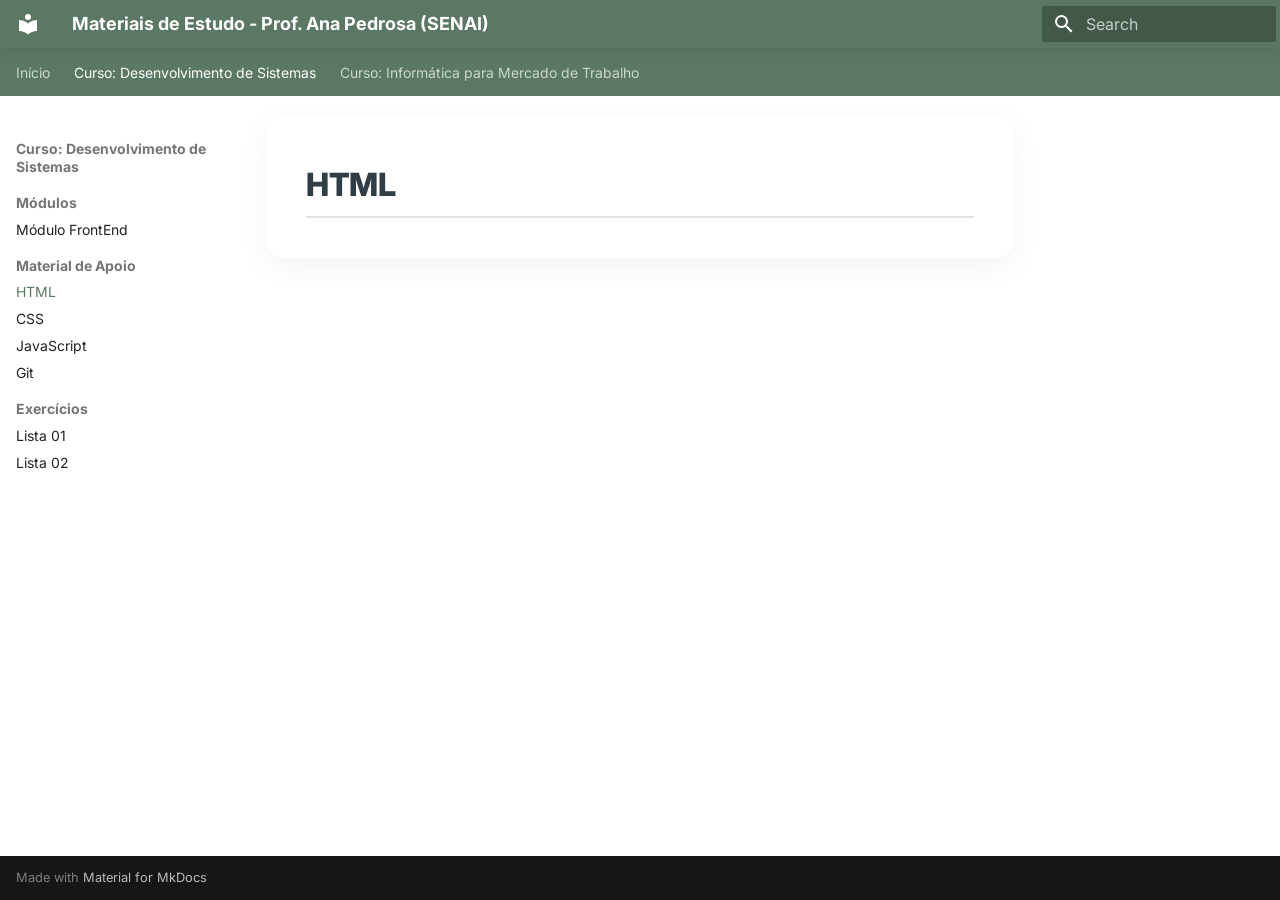
<file: material/html/index.html>
<!doctype html>
<html lang="en" class="no-js">
  <head>
    
      <meta charset="utf-8">
      <meta name="viewport" content="width=device-width,initial-scale=1">
      
      
      
      
        <link rel="prev" href="../../aulas/projeto_profile_digital/">
      
      
        <link rel="next" href="../css/">
      
      
        
      
      
      <link rel="icon" href="../../assets/images/favicon.png">
      <meta name="generator" content="mkdocs-1.6.1, mkdocs-material-9.7.6">
    
    
      
        <title>HTML - Materiais de Estudo - Prof. Ana Pedrosa (SENAI)</title>
      
    
    
      <link rel="stylesheet" href="../../assets/stylesheets/main.484c7ddc.min.css">
      
      


    
    
      
    
    
      
        
        
        <link rel="preconnect" href="https://fonts.gstatic.com" crossorigin>
        <link rel="stylesheet" href="https://fonts.googleapis.com/css?family=Inter:300,300i,400,400i,700,700i%7CJetBrains+Mono:400,400i,700,700i&display=fallback">
        <style>:root{--md-text-font:"Inter";--md-code-font:"JetBrains Mono"}</style>
      
    
    
      <link rel="stylesheet" href="../../stylesheets/style.css">
    
    <script>__md_scope=new URL("../..",location),__md_hash=e=>[...e].reduce(((e,_)=>(e<<5)-e+_.charCodeAt(0)),0),__md_get=(e,_=localStorage,t=__md_scope)=>JSON.parse(_.getItem(t.pathname+"."+e)),__md_set=(e,_,t=localStorage,a=__md_scope)=>{try{t.setItem(a.pathname+"."+e,JSON.stringify(_))}catch(e){}}</script>
    
      

    
    
  </head>
  
  
    <body dir="ltr">
  
    
    <input class="md-toggle" data-md-toggle="drawer" type="checkbox" id="__drawer" autocomplete="off">
    <input class="md-toggle" data-md-toggle="search" type="checkbox" id="__search" autocomplete="off">
    <label class="md-overlay" for="__drawer"></label>
    <div data-md-component="skip">
      
    </div>
    <div data-md-component="announce">
      
    </div>
    
    
      

<header class="md-header" data-md-component="header">
  <nav class="md-header__inner md-grid" aria-label="Header">
    <a href="../.." title="Materiais de Estudo - Prof. Ana Pedrosa (SENAI)" class="md-header__button md-logo" aria-label="Materiais de Estudo - Prof. Ana Pedrosa (SENAI)" data-md-component="logo">
      
  
  <svg xmlns="http://www.w3.org/2000/svg" viewBox="0 0 24 24"><path d="M12 8a3 3 0 0 0 3-3 3 3 0 0 0-3-3 3 3 0 0 0-3 3 3 3 0 0 0 3 3m0 3.54C9.64 9.35 6.5 8 3 8v11c3.5 0 6.64 1.35 9 3.54 2.36-2.19 5.5-3.54 9-3.54V8c-3.5 0-6.64 1.35-9 3.54"/></svg>

    </a>
    <label class="md-header__button md-icon" for="__drawer">
      
      <svg xmlns="http://www.w3.org/2000/svg" viewBox="0 0 24 24"><path d="M3 6h18v2H3zm0 5h18v2H3zm0 5h18v2H3z"/></svg>
    </label>
    <div class="md-header__title" data-md-component="header-title">
      <div class="md-header__ellipsis">
        <div class="md-header__topic">
          <span class="md-ellipsis">
            Materiais de Estudo - Prof. Ana Pedrosa (SENAI)
          </span>
        </div>
        <div class="md-header__topic" data-md-component="header-topic">
          <span class="md-ellipsis">
            
              HTML
            
          </span>
        </div>
      </div>
    </div>
    
    
      <script>var palette=__md_get("__palette");if(palette&&palette.color){if("(prefers-color-scheme)"===palette.color.media){var media=matchMedia("(prefers-color-scheme: light)"),input=document.querySelector(media.matches?"[data-md-color-media='(prefers-color-scheme: light)']":"[data-md-color-media='(prefers-color-scheme: dark)']");palette.color.media=input.getAttribute("data-md-color-media"),palette.color.scheme=input.getAttribute("data-md-color-scheme"),palette.color.primary=input.getAttribute("data-md-color-primary"),palette.color.accent=input.getAttribute("data-md-color-accent")}for(var[key,value]of Object.entries(palette.color))document.body.setAttribute("data-md-color-"+key,value)}</script>
    
    
    
      
      
        <label class="md-header__button md-icon" for="__search">
          
          <svg xmlns="http://www.w3.org/2000/svg" viewBox="0 0 24 24"><path d="M9.5 3A6.5 6.5 0 0 1 16 9.5c0 1.61-.59 3.09-1.56 4.23l.27.27h.79l5 5-1.5 1.5-5-5v-.79l-.27-.27A6.52 6.52 0 0 1 9.5 16 6.5 6.5 0 0 1 3 9.5 6.5 6.5 0 0 1 9.5 3m0 2C7 5 5 7 5 9.5S7 14 9.5 14 14 12 14 9.5 12 5 9.5 5"/></svg>
        </label>
        <div class="md-search" data-md-component="search" role="dialog">
  <label class="md-search__overlay" for="__search"></label>
  <div class="md-search__inner" role="search">
    <form class="md-search__form" name="search">
      <input type="text" class="md-search__input" name="query" aria-label="Search" placeholder="Search" autocapitalize="off" autocorrect="off" autocomplete="off" spellcheck="false" data-md-component="search-query" required>
      <label class="md-search__icon md-icon" for="__search">
        
        <svg xmlns="http://www.w3.org/2000/svg" viewBox="0 0 24 24"><path d="M9.5 3A6.5 6.5 0 0 1 16 9.5c0 1.61-.59 3.09-1.56 4.23l.27.27h.79l5 5-1.5 1.5-5-5v-.79l-.27-.27A6.52 6.52 0 0 1 9.5 16 6.5 6.5 0 0 1 3 9.5 6.5 6.5 0 0 1 9.5 3m0 2C7 5 5 7 5 9.5S7 14 9.5 14 14 12 14 9.5 12 5 9.5 5"/></svg>
        
        <svg xmlns="http://www.w3.org/2000/svg" viewBox="0 0 24 24"><path d="M20 11v2H8l5.5 5.5-1.42 1.42L4.16 12l7.92-7.92L13.5 5.5 8 11z"/></svg>
      </label>
      <nav class="md-search__options" aria-label="Search">
        
        <button type="reset" class="md-search__icon md-icon" title="Clear" aria-label="Clear" tabindex="-1">
          
          <svg xmlns="http://www.w3.org/2000/svg" viewBox="0 0 24 24"><path d="M19 6.41 17.59 5 12 10.59 6.41 5 5 6.41 10.59 12 5 17.59 6.41 19 12 13.41 17.59 19 19 17.59 13.41 12z"/></svg>
        </button>
      </nav>
      
    </form>
    <div class="md-search__output">
      <div class="md-search__scrollwrap" tabindex="0" data-md-scrollfix>
        <div class="md-search-result" data-md-component="search-result">
          <div class="md-search-result__meta">
            Initializing search
          </div>
          <ol class="md-search-result__list" role="presentation"></ol>
        </div>
      </div>
    </div>
  </div>
</div>
      
    
    
  </nav>
  
</header>
    
    <div class="md-container" data-md-component="container">
      
      
        
          
            
<nav class="md-tabs" aria-label="Tabs" data-md-component="tabs">
  <div class="md-grid">
    <ul class="md-tabs__list">
      
        
  
  
  
  
    
    
      <li class="md-tabs__item">
        <a href="../../curso/cronograma/" class="md-tabs__link">
          
  
  
  Início

        </a>
      </li>
    
  

      
        
  
  
  
    
  
  
    
    
      
  
  
  
    
  
  
    
    
      <li class="md-tabs__item md-tabs__item--active">
        <a href="../../aulas/projeto_profile_digital/" class="md-tabs__link">
          
  
  
  Curso: Desenvolvimento de Sistemas

        </a>
      </li>
    
  

    
  

      
        
  
  
  
  
    
    
      <li class="md-tabs__item">
        <a href="../../IMT/aulas/aula01/" class="md-tabs__link">
          
  
  
  Curso: Informática para Mercado de Trabalho

        </a>
      </li>
    
  

      
    </ul>
  </div>
</nav>
          
        
      
      <main class="md-main" data-md-component="main">
        <div class="md-main__inner md-grid">
          
            
              
              <div class="md-sidebar md-sidebar--primary" data-md-component="sidebar" data-md-type="navigation" >
                <div class="md-sidebar__scrollwrap">
                  <div class="md-sidebar__inner">
                    


  


<nav class="md-nav md-nav--primary md-nav--lifted" aria-label="Navigation" data-md-level="0">
  <label class="md-nav__title" for="__drawer">
    <a href="../.." title="Materiais de Estudo - Prof. Ana Pedrosa (SENAI)" class="md-nav__button md-logo" aria-label="Materiais de Estudo - Prof. Ana Pedrosa (SENAI)" data-md-component="logo">
      
  
  <svg xmlns="http://www.w3.org/2000/svg" viewBox="0 0 24 24"><path d="M12 8a3 3 0 0 0 3-3 3 3 0 0 0-3-3 3 3 0 0 0-3 3 3 3 0 0 0 3 3m0 3.54C9.64 9.35 6.5 8 3 8v11c3.5 0 6.64 1.35 9 3.54 2.36-2.19 5.5-3.54 9-3.54V8c-3.5 0-6.64 1.35-9 3.54"/></svg>

    </a>
    Materiais de Estudo - Prof. Ana Pedrosa (SENAI)
  </label>
  
  <ul class="md-nav__list" data-md-scrollfix>
    
      
      
  
  
  
  
    
    
    
    
      
      
        
      
    
    
    <li class="md-nav__item md-nav__item--nested">
      
        
        
        <input class="md-nav__toggle md-toggle " type="checkbox" id="__nav_1" >
        
          
          <label class="md-nav__link" for="__nav_1" id="__nav_1_label" tabindex="0">
            
  
  
  <span class="md-ellipsis">
    
  
    Início
  

    
  </span>
  
  

            <span class="md-nav__icon md-icon"></span>
          </label>
        
        <nav class="md-nav" data-md-level="1" aria-labelledby="__nav_1_label" aria-expanded="false">
          <label class="md-nav__title" for="__nav_1">
            <span class="md-nav__icon md-icon"></span>
            
  
    Início
  

          </label>
          <ul class="md-nav__list" data-md-scrollfix>
            
              
                
  
  
  
  
    <li class="md-nav__item">
      <a href="../../curso/cronograma/" class="md-nav__link">
        
  
  
  <span class="md-ellipsis">
    
  
    Cronograma Geral
  

    
  </span>
  
  

      </a>
    </li>
  

              
            
          </ul>
        </nav>
      
    </li>
  

    
      
      
  
  
    
  
  
  
    
    
    
    
      
        
        
      
      
        
      
    
    
    <li class="md-nav__item md-nav__item--active md-nav__item--section md-nav__item--nested">
      
        
        
        <input class="md-nav__toggle md-toggle " type="checkbox" id="__nav_2" checked>
        
          
          <label class="md-nav__link" for="__nav_2" id="__nav_2_label" tabindex="">
            
  
  
  <span class="md-ellipsis">
    
  
    Curso: Desenvolvimento de Sistemas
  

    
  </span>
  
  

            <span class="md-nav__icon md-icon"></span>
          </label>
        
        <nav class="md-nav" data-md-level="1" aria-labelledby="__nav_2_label" aria-expanded="true">
          <label class="md-nav__title" for="__nav_2">
            <span class="md-nav__icon md-icon"></span>
            
  
    Curso: Desenvolvimento de Sistemas
  

          </label>
          <ul class="md-nav__list" data-md-scrollfix>
            
              
                
  
  
  
  
    
    
    
    
      
      
        
          
          
        
      
    
    
    <li class="md-nav__item md-nav__item--section md-nav__item--nested">
      
        
        
        <input class="md-nav__toggle md-toggle " type="checkbox" id="__nav_2_1" >
        
          
          <label class="md-nav__link" for="__nav_2_1" id="__nav_2_1_label" tabindex="">
            
  
  
  <span class="md-ellipsis">
    
  
    Módulos
  

    
  </span>
  
  

            <span class="md-nav__icon md-icon"></span>
          </label>
        
        <nav class="md-nav" data-md-level="2" aria-labelledby="__nav_2_1_label" aria-expanded="false">
          <label class="md-nav__title" for="__nav_2_1">
            <span class="md-nav__icon md-icon"></span>
            
  
    Módulos
  

          </label>
          <ul class="md-nav__list" data-md-scrollfix>
            
              
                
  
  
  
  
    <li class="md-nav__item">
      <a href="../../aulas/projeto_profile_digital/" class="md-nav__link">
        
  
  
  <span class="md-ellipsis">
    
  
    Módulo FrontEnd
  

    
  </span>
  
  

      </a>
    </li>
  

              
            
          </ul>
        </nav>
      
    </li>
  

              
            
              
                
  
  
    
  
  
  
    
    
    
    
      
      
        
          
          
        
      
    
    
    <li class="md-nav__item md-nav__item--active md-nav__item--section md-nav__item--nested">
      
        
        
        <input class="md-nav__toggle md-toggle " type="checkbox" id="__nav_2_2" checked>
        
          
          <label class="md-nav__link" for="__nav_2_2" id="__nav_2_2_label" tabindex="">
            
  
  
  <span class="md-ellipsis">
    
  
    Material de Apoio
  

    
  </span>
  
  

            <span class="md-nav__icon md-icon"></span>
          </label>
        
        <nav class="md-nav" data-md-level="2" aria-labelledby="__nav_2_2_label" aria-expanded="true">
          <label class="md-nav__title" for="__nav_2_2">
            <span class="md-nav__icon md-icon"></span>
            
  
    Material de Apoio
  

          </label>
          <ul class="md-nav__list" data-md-scrollfix>
            
              
                
  
  
    
  
  
  
    <li class="md-nav__item md-nav__item--active">
      
      <input class="md-nav__toggle md-toggle" type="checkbox" id="__toc">
      
      
      
      <a href="./" class="md-nav__link md-nav__link--active">
        
  
  
  <span class="md-ellipsis">
    
  
    HTML
  

    
  </span>
  
  

      </a>
      
    </li>
  

              
            
              
                
  
  
  
  
    <li class="md-nav__item">
      <a href="../css/" class="md-nav__link">
        
  
  
  <span class="md-ellipsis">
    
  
    CSS
  

    
  </span>
  
  

      </a>
    </li>
  

              
            
              
                
  
  
  
  
    <li class="md-nav__item">
      <a href="../javascript.md" class="md-nav__link">
        
  
  
  <span class="md-ellipsis">
    
  
    JavaScript
  

    
  </span>
  
  

      </a>
    </li>
  

              
            
              
                
  
  
  
  
    <li class="md-nav__item">
      <a href="../git/" class="md-nav__link">
        
  
  
  <span class="md-ellipsis">
    
  
    Git
  

    
  </span>
  
  

      </a>
    </li>
  

              
            
          </ul>
        </nav>
      
    </li>
  

              
            
              
                
  
  
  
  
    
    
    
    
      
      
        
          
          
        
      
    
    
    <li class="md-nav__item md-nav__item--section md-nav__item--nested">
      
        
        
        <input class="md-nav__toggle md-toggle " type="checkbox" id="__nav_2_3" >
        
          
          <label class="md-nav__link" for="__nav_2_3" id="__nav_2_3_label" tabindex="">
            
  
  
  <span class="md-ellipsis">
    
  
    Exercícios
  

    
  </span>
  
  

            <span class="md-nav__icon md-icon"></span>
          </label>
        
        <nav class="md-nav" data-md-level="2" aria-labelledby="__nav_2_3_label" aria-expanded="false">
          <label class="md-nav__title" for="__nav_2_3">
            <span class="md-nav__icon md-icon"></span>
            
  
    Exercícios
  

          </label>
          <ul class="md-nav__list" data-md-scrollfix>
            
              
                
  
  
  
  
    <li class="md-nav__item">
      <a href="../../exercicios/lista01.md" class="md-nav__link">
        
  
  
  <span class="md-ellipsis">
    
  
    Lista 01
  

    
  </span>
  
  

      </a>
    </li>
  

              
            
              
                
  
  
  
  
    <li class="md-nav__item">
      <a href="../../exercicios/lista02.md" class="md-nav__link">
        
  
  
  <span class="md-ellipsis">
    
  
    Lista 02
  

    
  </span>
  
  

      </a>
    </li>
  

              
            
          </ul>
        </nav>
      
    </li>
  

              
            
          </ul>
        </nav>
      
    </li>
  

    
      
      
  
  
  
  
    
    
    
    
      
      
        
      
    
    
    <li class="md-nav__item md-nav__item--nested">
      
        
        
        <input class="md-nav__toggle md-toggle " type="checkbox" id="__nav_3" >
        
          
          <label class="md-nav__link" for="__nav_3" id="__nav_3_label" tabindex="0">
            
  
  
  <span class="md-ellipsis">
    
  
    Curso: Informática para Mercado de Trabalho
  

    
  </span>
  
  

            <span class="md-nav__icon md-icon"></span>
          </label>
        
        <nav class="md-nav" data-md-level="1" aria-labelledby="__nav_3_label" aria-expanded="false">
          <label class="md-nav__title" for="__nav_3">
            <span class="md-nav__icon md-icon"></span>
            
  
    Curso: Informática para Mercado de Trabalho
  

          </label>
          <ul class="md-nav__list" data-md-scrollfix>
            
              
                
  
  
  
  
    <li class="md-nav__item">
      <a href="../../IMT/aulas/aula01/" class="md-nav__link">
        
  
  
  <span class="md-ellipsis">
    
  
    Fundamentos para Editores de Texto
  

    
  </span>
  
  

      </a>
    </li>
  

              
            
              
                
  
  
  
  
    <li class="md-nav__item">
      <a href="../../IMT/aulas/aula02/" class="md-nav__link">
        
  
  
  <span class="md-ellipsis">
    
  
    Formatação de Editores de Texto
  

    
  </span>
  
  

      </a>
    </li>
  

              
            
              
                
  
  
  
  
    <li class="md-nav__item">
      <a href="../../IMT/aulas/aula03/" class="md-nav__link">
        
  
  
  <span class="md-ellipsis">
    
  
    Formatação Avançada de Texto
  

    
  </span>
  
  

      </a>
    </li>
  

              
            
          </ul>
        </nav>
      
    </li>
  

    
  </ul>
</nav>
                  </div>
                </div>
              </div>
            
            
              
              <div class="md-sidebar md-sidebar--secondary" data-md-component="sidebar" data-md-type="toc" >
                <div class="md-sidebar__scrollwrap">
                  <div class="md-sidebar__inner">
                    

<nav class="md-nav md-nav--secondary" aria-label="Table of contents">
  
  
  
  
</nav>
                  </div>
                </div>
              </div>
            
          
          
            <div class="md-content" data-md-component="content">
              
              <article class="md-content__inner md-typeset">
                
                  



  <h1>HTML</h1>














                
              </article>
            </div>
          
          
<script>var target=document.getElementById(location.hash.slice(1));target&&target.name&&(target.checked=target.name.startsWith("__tabbed_"))</script>
        </div>
        
          <button type="button" class="md-top md-icon" data-md-component="top" hidden>
  
  <svg xmlns="http://www.w3.org/2000/svg" viewBox="0 0 24 24"><path d="M13 20h-2V8l-5.5 5.5-1.42-1.42L12 4.16l7.92 7.92-1.42 1.42L13 8z"/></svg>
  Back to top
</button>
        
      </main>
      
        <footer class="md-footer">
  
  <div class="md-footer-meta md-typeset">
    <div class="md-footer-meta__inner md-grid">
      <div class="md-copyright">
  
  
    Made with
    <a href="https://squidfunk.github.io/mkdocs-material/" target="_blank" rel="noopener">
      Material for MkDocs
    </a>
  
</div>
      
    </div>
  </div>
</footer>
      
    </div>
    <div class="md-dialog" data-md-component="dialog">
      <div class="md-dialog__inner md-typeset"></div>
    </div>
    
    
    
      
      
      <script id="__config" type="application/json">{"annotate": null, "base": "../..", "features": ["navigation.tabs", "navigation.sections", "navigation.top", "content.code.copy", "search.highlight", "content.action.view"], "search": "../../assets/javascripts/workers/search.2c215733.min.js", "tags": null, "translations": {"clipboard.copied": "Copied to clipboard", "clipboard.copy": "Copy to clipboard", "search.result.more.one": "1 more on this page", "search.result.more.other": "# more on this page", "search.result.none": "No matching documents", "search.result.one": "1 matching document", "search.result.other": "# matching documents", "search.result.placeholder": "Type to start searching", "search.result.term.missing": "Missing", "select.version": "Select version"}, "version": null}</script>
    
    
      <script src="../../assets/javascripts/bundle.79ae519e.min.js"></script>
      
    
  </body>
</html>
</file>
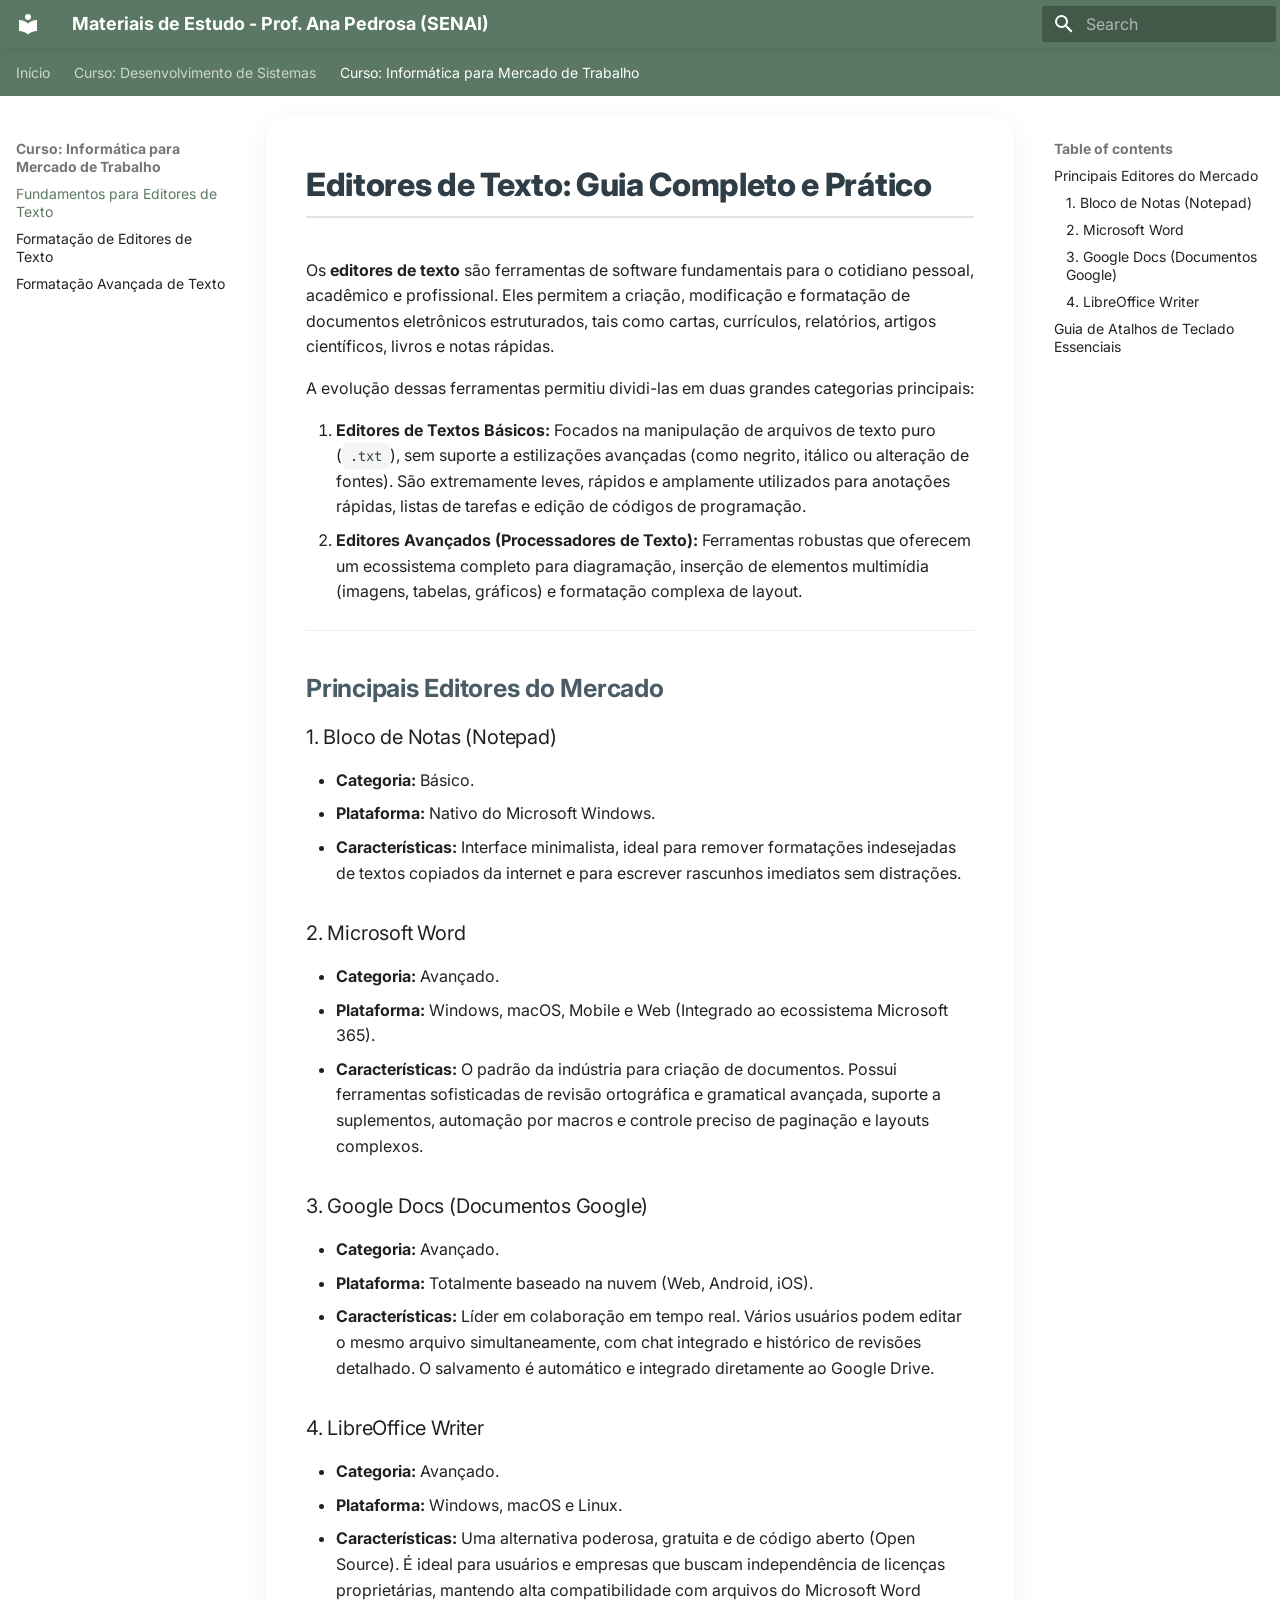
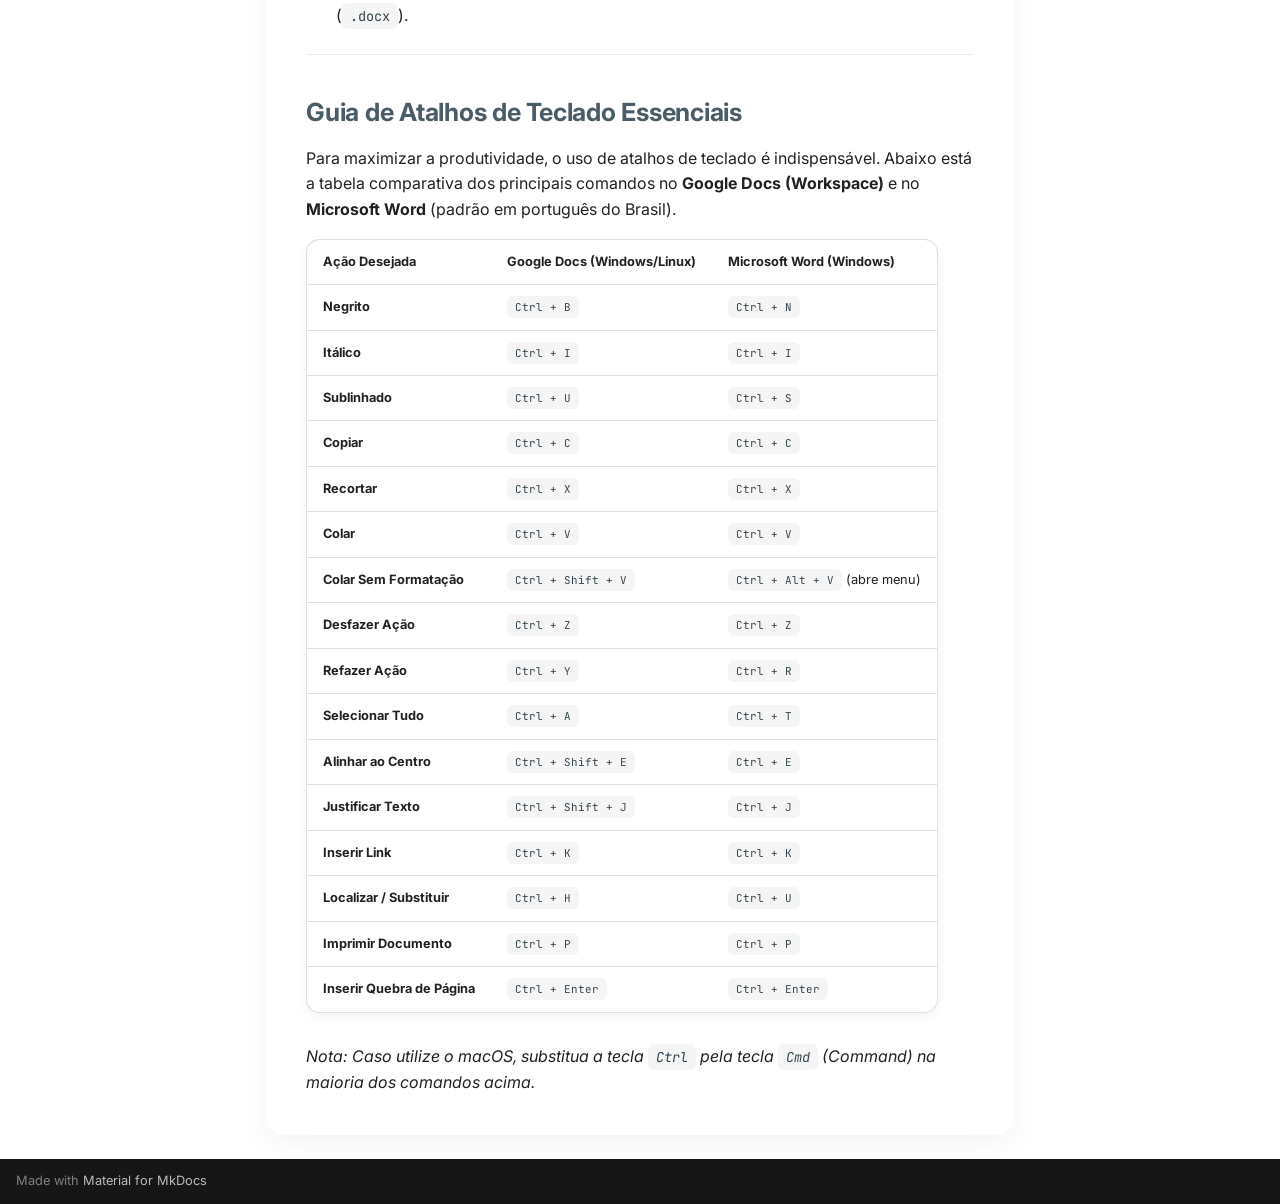
<file: IMT/aulas/aula01/index.html>
<!doctype html>
<html lang="en" class="no-js">
  <head>
    
      <meta charset="utf-8">
      <meta name="viewport" content="width=device-width,initial-scale=1">
      
      
      
      
        <link rel="prev" href="../../../material/git/">
      
      
        <link rel="next" href="../aula02/">
      
      
        
      
      
      <link rel="icon" href="../../../assets/images/favicon.png">
      <meta name="generator" content="mkdocs-1.6.1, mkdocs-material-9.7.6">
    
    
      
        <title>Fundamentos para Editores de Texto - Materiais de Estudo - Prof. Ana Pedrosa (SENAI)</title>
      
    
    
      <link rel="stylesheet" href="../../../assets/stylesheets/main.484c7ddc.min.css">
      
      


    
    
      
    
    
      
        
        
        <link rel="preconnect" href="https://fonts.gstatic.com" crossorigin>
        <link rel="stylesheet" href="https://fonts.googleapis.com/css?family=Inter:300,300i,400,400i,700,700i%7CJetBrains+Mono:400,400i,700,700i&display=fallback">
        <style>:root{--md-text-font:"Inter";--md-code-font:"JetBrains Mono"}</style>
      
    
    
      <link rel="stylesheet" href="../../../stylesheets/style.css">
    
    <script>__md_scope=new URL("../../..",location),__md_hash=e=>[...e].reduce(((e,_)=>(e<<5)-e+_.charCodeAt(0)),0),__md_get=(e,_=localStorage,t=__md_scope)=>JSON.parse(_.getItem(t.pathname+"."+e)),__md_set=(e,_,t=localStorage,a=__md_scope)=>{try{t.setItem(a.pathname+"."+e,JSON.stringify(_))}catch(e){}}</script>
    
      

    
    
  </head>
  
  
    <body dir="ltr">
  
    
    <input class="md-toggle" data-md-toggle="drawer" type="checkbox" id="__drawer" autocomplete="off">
    <input class="md-toggle" data-md-toggle="search" type="checkbox" id="__search" autocomplete="off">
    <label class="md-overlay" for="__drawer"></label>
    <div data-md-component="skip">
      
        
        <a href="#editores-de-texto-guia-completo-e-pratico" class="md-skip">
          Skip to content
        </a>
      
    </div>
    <div data-md-component="announce">
      
    </div>
    
    
      

<header class="md-header" data-md-component="header">
  <nav class="md-header__inner md-grid" aria-label="Header">
    <a href="../../.." title="Materiais de Estudo - Prof. Ana Pedrosa (SENAI)" class="md-header__button md-logo" aria-label="Materiais de Estudo - Prof. Ana Pedrosa (SENAI)" data-md-component="logo">
      
  
  <svg xmlns="http://www.w3.org/2000/svg" viewBox="0 0 24 24"><path d="M12 8a3 3 0 0 0 3-3 3 3 0 0 0-3-3 3 3 0 0 0-3 3 3 3 0 0 0 3 3m0 3.54C9.64 9.35 6.5 8 3 8v11c3.5 0 6.64 1.35 9 3.54 2.36-2.19 5.5-3.54 9-3.54V8c-3.5 0-6.64 1.35-9 3.54"/></svg>

    </a>
    <label class="md-header__button md-icon" for="__drawer">
      
      <svg xmlns="http://www.w3.org/2000/svg" viewBox="0 0 24 24"><path d="M3 6h18v2H3zm0 5h18v2H3zm0 5h18v2H3z"/></svg>
    </label>
    <div class="md-header__title" data-md-component="header-title">
      <div class="md-header__ellipsis">
        <div class="md-header__topic">
          <span class="md-ellipsis">
            Materiais de Estudo - Prof. Ana Pedrosa (SENAI)
          </span>
        </div>
        <div class="md-header__topic" data-md-component="header-topic">
          <span class="md-ellipsis">
            
              Fundamentos para Editores de Texto
            
          </span>
        </div>
      </div>
    </div>
    
    
      <script>var palette=__md_get("__palette");if(palette&&palette.color){if("(prefers-color-scheme)"===palette.color.media){var media=matchMedia("(prefers-color-scheme: light)"),input=document.querySelector(media.matches?"[data-md-color-media='(prefers-color-scheme: light)']":"[data-md-color-media='(prefers-color-scheme: dark)']");palette.color.media=input.getAttribute("data-md-color-media"),palette.color.scheme=input.getAttribute("data-md-color-scheme"),palette.color.primary=input.getAttribute("data-md-color-primary"),palette.color.accent=input.getAttribute("data-md-color-accent")}for(var[key,value]of Object.entries(palette.color))document.body.setAttribute("data-md-color-"+key,value)}</script>
    
    
    
      
      
        <label class="md-header__button md-icon" for="__search">
          
          <svg xmlns="http://www.w3.org/2000/svg" viewBox="0 0 24 24"><path d="M9.5 3A6.5 6.5 0 0 1 16 9.5c0 1.61-.59 3.09-1.56 4.23l.27.27h.79l5 5-1.5 1.5-5-5v-.79l-.27-.27A6.52 6.52 0 0 1 9.5 16 6.5 6.5 0 0 1 3 9.5 6.5 6.5 0 0 1 9.5 3m0 2C7 5 5 7 5 9.5S7 14 9.5 14 14 12 14 9.5 12 5 9.5 5"/></svg>
        </label>
        <div class="md-search" data-md-component="search" role="dialog">
  <label class="md-search__overlay" for="__search"></label>
  <div class="md-search__inner" role="search">
    <form class="md-search__form" name="search">
      <input type="text" class="md-search__input" name="query" aria-label="Search" placeholder="Search" autocapitalize="off" autocorrect="off" autocomplete="off" spellcheck="false" data-md-component="search-query" required>
      <label class="md-search__icon md-icon" for="__search">
        
        <svg xmlns="http://www.w3.org/2000/svg" viewBox="0 0 24 24"><path d="M9.5 3A6.5 6.5 0 0 1 16 9.5c0 1.61-.59 3.09-1.56 4.23l.27.27h.79l5 5-1.5 1.5-5-5v-.79l-.27-.27A6.52 6.52 0 0 1 9.5 16 6.5 6.5 0 0 1 3 9.5 6.5 6.5 0 0 1 9.5 3m0 2C7 5 5 7 5 9.5S7 14 9.5 14 14 12 14 9.5 12 5 9.5 5"/></svg>
        
        <svg xmlns="http://www.w3.org/2000/svg" viewBox="0 0 24 24"><path d="M20 11v2H8l5.5 5.5-1.42 1.42L4.16 12l7.92-7.92L13.5 5.5 8 11z"/></svg>
      </label>
      <nav class="md-search__options" aria-label="Search">
        
        <button type="reset" class="md-search__icon md-icon" title="Clear" aria-label="Clear" tabindex="-1">
          
          <svg xmlns="http://www.w3.org/2000/svg" viewBox="0 0 24 24"><path d="M19 6.41 17.59 5 12 10.59 6.41 5 5 6.41 10.59 12 5 17.59 6.41 19 12 13.41 17.59 19 19 17.59 13.41 12z"/></svg>
        </button>
      </nav>
      
    </form>
    <div class="md-search__output">
      <div class="md-search__scrollwrap" tabindex="0" data-md-scrollfix>
        <div class="md-search-result" data-md-component="search-result">
          <div class="md-search-result__meta">
            Initializing search
          </div>
          <ol class="md-search-result__list" role="presentation"></ol>
        </div>
      </div>
    </div>
  </div>
</div>
      
    
    
  </nav>
  
</header>
    
    <div class="md-container" data-md-component="container">
      
      
        
          
            
<nav class="md-tabs" aria-label="Tabs" data-md-component="tabs">
  <div class="md-grid">
    <ul class="md-tabs__list">
      
        
  
  
  
  
    
    
      <li class="md-tabs__item">
        <a href="../../../curso/cronograma/" class="md-tabs__link">
          
  
  
  Início

        </a>
      </li>
    
  

      
        
  
  
  
  
    
    
      
  
  
  
  
    
    
      <li class="md-tabs__item">
        <a href="../../../aulas/projeto_profile_digital/" class="md-tabs__link">
          
  
  
  Curso: Desenvolvimento de Sistemas

        </a>
      </li>
    
  

    
  

      
        
  
  
  
    
  
  
    
    
      <li class="md-tabs__item md-tabs__item--active">
        <a href="./" class="md-tabs__link">
          
  
  
  Curso: Informática para Mercado de Trabalho

        </a>
      </li>
    
  

      
    </ul>
  </div>
</nav>
          
        
      
      <main class="md-main" data-md-component="main">
        <div class="md-main__inner md-grid">
          
            
              
              <div class="md-sidebar md-sidebar--primary" data-md-component="sidebar" data-md-type="navigation" >
                <div class="md-sidebar__scrollwrap">
                  <div class="md-sidebar__inner">
                    


  


<nav class="md-nav md-nav--primary md-nav--lifted" aria-label="Navigation" data-md-level="0">
  <label class="md-nav__title" for="__drawer">
    <a href="../../.." title="Materiais de Estudo - Prof. Ana Pedrosa (SENAI)" class="md-nav__button md-logo" aria-label="Materiais de Estudo - Prof. Ana Pedrosa (SENAI)" data-md-component="logo">
      
  
  <svg xmlns="http://www.w3.org/2000/svg" viewBox="0 0 24 24"><path d="M12 8a3 3 0 0 0 3-3 3 3 0 0 0-3-3 3 3 0 0 0-3 3 3 3 0 0 0 3 3m0 3.54C9.64 9.35 6.5 8 3 8v11c3.5 0 6.64 1.35 9 3.54 2.36-2.19 5.5-3.54 9-3.54V8c-3.5 0-6.64 1.35-9 3.54"/></svg>

    </a>
    Materiais de Estudo - Prof. Ana Pedrosa (SENAI)
  </label>
  
  <ul class="md-nav__list" data-md-scrollfix>
    
      
      
  
  
  
  
    
    
    
    
      
      
        
      
    
    
    <li class="md-nav__item md-nav__item--nested">
      
        
        
        <input class="md-nav__toggle md-toggle " type="checkbox" id="__nav_1" >
        
          
          <label class="md-nav__link" for="__nav_1" id="__nav_1_label" tabindex="0">
            
  
  
  <span class="md-ellipsis">
    
  
    Início
  

    
  </span>
  
  

            <span class="md-nav__icon md-icon"></span>
          </label>
        
        <nav class="md-nav" data-md-level="1" aria-labelledby="__nav_1_label" aria-expanded="false">
          <label class="md-nav__title" for="__nav_1">
            <span class="md-nav__icon md-icon"></span>
            
  
    Início
  

          </label>
          <ul class="md-nav__list" data-md-scrollfix>
            
              
                
  
  
  
  
    <li class="md-nav__item">
      <a href="../../../curso/cronograma/" class="md-nav__link">
        
  
  
  <span class="md-ellipsis">
    
  
    Cronograma Geral
  

    
  </span>
  
  

      </a>
    </li>
  

              
            
          </ul>
        </nav>
      
    </li>
  

    
      
      
  
  
  
  
    
    
    
    
      
      
        
      
    
    
    <li class="md-nav__item md-nav__item--nested">
      
        
        
        <input class="md-nav__toggle md-toggle " type="checkbox" id="__nav_2" >
        
          
          <label class="md-nav__link" for="__nav_2" id="__nav_2_label" tabindex="0">
            
  
  
  <span class="md-ellipsis">
    
  
    Curso: Desenvolvimento de Sistemas
  

    
  </span>
  
  

            <span class="md-nav__icon md-icon"></span>
          </label>
        
        <nav class="md-nav" data-md-level="1" aria-labelledby="__nav_2_label" aria-expanded="false">
          <label class="md-nav__title" for="__nav_2">
            <span class="md-nav__icon md-icon"></span>
            
  
    Curso: Desenvolvimento de Sistemas
  

          </label>
          <ul class="md-nav__list" data-md-scrollfix>
            
              
                
  
  
  
  
    
    
    
    
      
      
        
      
    
    
    <li class="md-nav__item md-nav__item--nested">
      
        
        
        <input class="md-nav__toggle md-toggle " type="checkbox" id="__nav_2_1" >
        
          
          <label class="md-nav__link" for="__nav_2_1" id="__nav_2_1_label" tabindex="0">
            
  
  
  <span class="md-ellipsis">
    
  
    Módulos
  

    
  </span>
  
  

            <span class="md-nav__icon md-icon"></span>
          </label>
        
        <nav class="md-nav" data-md-level="2" aria-labelledby="__nav_2_1_label" aria-expanded="false">
          <label class="md-nav__title" for="__nav_2_1">
            <span class="md-nav__icon md-icon"></span>
            
  
    Módulos
  

          </label>
          <ul class="md-nav__list" data-md-scrollfix>
            
              
                
  
  
  
  
    <li class="md-nav__item">
      <a href="../../../aulas/projeto_profile_digital/" class="md-nav__link">
        
  
  
  <span class="md-ellipsis">
    
  
    Módulo FrontEnd
  

    
  </span>
  
  

      </a>
    </li>
  

              
            
          </ul>
        </nav>
      
    </li>
  

              
            
              
                
  
  
  
  
    
    
    
    
      
      
        
      
    
    
    <li class="md-nav__item md-nav__item--nested">
      
        
        
        <input class="md-nav__toggle md-toggle " type="checkbox" id="__nav_2_2" >
        
          
          <label class="md-nav__link" for="__nav_2_2" id="__nav_2_2_label" tabindex="0">
            
  
  
  <span class="md-ellipsis">
    
  
    Material de Apoio
  

    
  </span>
  
  

            <span class="md-nav__icon md-icon"></span>
          </label>
        
        <nav class="md-nav" data-md-level="2" aria-labelledby="__nav_2_2_label" aria-expanded="false">
          <label class="md-nav__title" for="__nav_2_2">
            <span class="md-nav__icon md-icon"></span>
            
  
    Material de Apoio
  

          </label>
          <ul class="md-nav__list" data-md-scrollfix>
            
              
                
  
  
  
  
    <li class="md-nav__item">
      <a href="../../../material/html/" class="md-nav__link">
        
  
  
  <span class="md-ellipsis">
    
  
    HTML
  

    
  </span>
  
  

      </a>
    </li>
  

              
            
              
                
  
  
  
  
    <li class="md-nav__item">
      <a href="../../../material/css/" class="md-nav__link">
        
  
  
  <span class="md-ellipsis">
    
  
    CSS
  

    
  </span>
  
  

      </a>
    </li>
  

              
            
              
                
  
  
  
  
    <li class="md-nav__item">
      <a href="../../../material/javascript.md" class="md-nav__link">
        
  
  
  <span class="md-ellipsis">
    
  
    JavaScript
  

    
  </span>
  
  

      </a>
    </li>
  

              
            
              
                
  
  
  
  
    <li class="md-nav__item">
      <a href="../../../material/git/" class="md-nav__link">
        
  
  
  <span class="md-ellipsis">
    
  
    Git
  

    
  </span>
  
  

      </a>
    </li>
  

              
            
          </ul>
        </nav>
      
    </li>
  

              
            
              
                
  
  
  
  
    
    
    
    
      
      
        
      
    
    
    <li class="md-nav__item md-nav__item--nested">
      
        
        
        <input class="md-nav__toggle md-toggle " type="checkbox" id="__nav_2_3" >
        
          
          <label class="md-nav__link" for="__nav_2_3" id="__nav_2_3_label" tabindex="0">
            
  
  
  <span class="md-ellipsis">
    
  
    Exercícios
  

    
  </span>
  
  

            <span class="md-nav__icon md-icon"></span>
          </label>
        
        <nav class="md-nav" data-md-level="2" aria-labelledby="__nav_2_3_label" aria-expanded="false">
          <label class="md-nav__title" for="__nav_2_3">
            <span class="md-nav__icon md-icon"></span>
            
  
    Exercícios
  

          </label>
          <ul class="md-nav__list" data-md-scrollfix>
            
              
                
  
  
  
  
    <li class="md-nav__item">
      <a href="../../../exercicios/lista01.md" class="md-nav__link">
        
  
  
  <span class="md-ellipsis">
    
  
    Lista 01
  

    
  </span>
  
  

      </a>
    </li>
  

              
            
              
                
  
  
  
  
    <li class="md-nav__item">
      <a href="../../../exercicios/lista02.md" class="md-nav__link">
        
  
  
  <span class="md-ellipsis">
    
  
    Lista 02
  

    
  </span>
  
  

      </a>
    </li>
  

              
            
          </ul>
        </nav>
      
    </li>
  

              
            
          </ul>
        </nav>
      
    </li>
  

    
      
      
  
  
    
  
  
  
    
    
    
    
      
        
        
      
      
        
      
    
    
    <li class="md-nav__item md-nav__item--active md-nav__item--section md-nav__item--nested">
      
        
        
        <input class="md-nav__toggle md-toggle " type="checkbox" id="__nav_3" checked>
        
          
          <label class="md-nav__link" for="__nav_3" id="__nav_3_label" tabindex="">
            
  
  
  <span class="md-ellipsis">
    
  
    Curso: Informática para Mercado de Trabalho
  

    
  </span>
  
  

            <span class="md-nav__icon md-icon"></span>
          </label>
        
        <nav class="md-nav" data-md-level="1" aria-labelledby="__nav_3_label" aria-expanded="true">
          <label class="md-nav__title" for="__nav_3">
            <span class="md-nav__icon md-icon"></span>
            
  
    Curso: Informática para Mercado de Trabalho
  

          </label>
          <ul class="md-nav__list" data-md-scrollfix>
            
              
                
  
  
    
  
  
  
    <li class="md-nav__item md-nav__item--active">
      
      <input class="md-nav__toggle md-toggle" type="checkbox" id="__toc">
      
      
        
      
      
        <label class="md-nav__link md-nav__link--active" for="__toc">
          
  
  
  <span class="md-ellipsis">
    
  
    Fundamentos para Editores de Texto
  

    
  </span>
  
  

          <span class="md-nav__icon md-icon"></span>
        </label>
      
      <a href="./" class="md-nav__link md-nav__link--active">
        
  
  
  <span class="md-ellipsis">
    
  
    Fundamentos para Editores de Texto
  

    
  </span>
  
  

      </a>
      
        

<nav class="md-nav md-nav--secondary" aria-label="Table of contents">
  
  
  
    
  
  
    <label class="md-nav__title" for="__toc">
      <span class="md-nav__icon md-icon"></span>
      Table of contents
    </label>
    <ul class="md-nav__list" data-md-component="toc" data-md-scrollfix>
      
        <li class="md-nav__item">
  <a href="#principais-editores-do-mercado" class="md-nav__link">
    <span class="md-ellipsis">
      
        Principais Editores do Mercado
      
    </span>
  </a>
  
    <nav class="md-nav" aria-label="Principais Editores do Mercado">
      <ul class="md-nav__list">
        
          <li class="md-nav__item">
  <a href="#1-bloco-de-notas-notepad" class="md-nav__link">
    <span class="md-ellipsis">
      
        1. Bloco de Notas (Notepad)
      
    </span>
  </a>
  
</li>
        
          <li class="md-nav__item">
  <a href="#2-microsoft-word" class="md-nav__link">
    <span class="md-ellipsis">
      
        2. Microsoft Word
      
    </span>
  </a>
  
</li>
        
          <li class="md-nav__item">
  <a href="#3-google-docs-documentos-google" class="md-nav__link">
    <span class="md-ellipsis">
      
        3. Google Docs (Documentos Google)
      
    </span>
  </a>
  
</li>
        
          <li class="md-nav__item">
  <a href="#4-libreoffice-writer" class="md-nav__link">
    <span class="md-ellipsis">
      
        4. LibreOffice Writer
      
    </span>
  </a>
  
</li>
        
      </ul>
    </nav>
  
</li>
      
        <li class="md-nav__item">
  <a href="#guia-de-atalhos-de-teclado-essenciais" class="md-nav__link">
    <span class="md-ellipsis">
      
        Guia de Atalhos de Teclado Essenciais
      
    </span>
  </a>
  
</li>
      
    </ul>
  
</nav>
      
    </li>
  

              
            
              
                
  
  
  
  
    <li class="md-nav__item">
      <a href="../aula02/" class="md-nav__link">
        
  
  
  <span class="md-ellipsis">
    
  
    Formatação de Editores de Texto
  

    
  </span>
  
  

      </a>
    </li>
  

              
            
              
                
  
  
  
  
    <li class="md-nav__item">
      <a href="../aula03/" class="md-nav__link">
        
  
  
  <span class="md-ellipsis">
    
  
    Formatação Avançada de Texto
  

    
  </span>
  
  

      </a>
    </li>
  

              
            
          </ul>
        </nav>
      
    </li>
  

    
  </ul>
</nav>
                  </div>
                </div>
              </div>
            
            
              
              <div class="md-sidebar md-sidebar--secondary" data-md-component="sidebar" data-md-type="toc" >
                <div class="md-sidebar__scrollwrap">
                  <div class="md-sidebar__inner">
                    

<nav class="md-nav md-nav--secondary" aria-label="Table of contents">
  
  
  
    
  
  
    <label class="md-nav__title" for="__toc">
      <span class="md-nav__icon md-icon"></span>
      Table of contents
    </label>
    <ul class="md-nav__list" data-md-component="toc" data-md-scrollfix>
      
        <li class="md-nav__item">
  <a href="#principais-editores-do-mercado" class="md-nav__link">
    <span class="md-ellipsis">
      
        Principais Editores do Mercado
      
    </span>
  </a>
  
    <nav class="md-nav" aria-label="Principais Editores do Mercado">
      <ul class="md-nav__list">
        
          <li class="md-nav__item">
  <a href="#1-bloco-de-notas-notepad" class="md-nav__link">
    <span class="md-ellipsis">
      
        1. Bloco de Notas (Notepad)
      
    </span>
  </a>
  
</li>
        
          <li class="md-nav__item">
  <a href="#2-microsoft-word" class="md-nav__link">
    <span class="md-ellipsis">
      
        2. Microsoft Word
      
    </span>
  </a>
  
</li>
        
          <li class="md-nav__item">
  <a href="#3-google-docs-documentos-google" class="md-nav__link">
    <span class="md-ellipsis">
      
        3. Google Docs (Documentos Google)
      
    </span>
  </a>
  
</li>
        
          <li class="md-nav__item">
  <a href="#4-libreoffice-writer" class="md-nav__link">
    <span class="md-ellipsis">
      
        4. LibreOffice Writer
      
    </span>
  </a>
  
</li>
        
      </ul>
    </nav>
  
</li>
      
        <li class="md-nav__item">
  <a href="#guia-de-atalhos-de-teclado-essenciais" class="md-nav__link">
    <span class="md-ellipsis">
      
        Guia de Atalhos de Teclado Essenciais
      
    </span>
  </a>
  
</li>
      
    </ul>
  
</nav>
                  </div>
                </div>
              </div>
            
          
          
            <div class="md-content" data-md-component="content">
              
              <article class="md-content__inner md-typeset">
                
                  



<h1 id="editores-de-texto-guia-completo-e-pratico">Editores de Texto: Guia Completo e Prático</h1>
<p>Os <strong>editores de texto</strong> são ferramentas de software fundamentais para o cotidiano pessoal, acadêmico e profissional. Eles permitem a criação, modificação e formatação de documentos eletrônicos estruturados, tais como cartas, currículos, relatórios, artigos científicos, livros e notas rápidas. </p>
<p>A evolução dessas ferramentas permitiu dividi-las em duas grandes categorias principais:</p>
<ol>
<li><strong>Editores de Textos Básicos:</strong> Focados na manipulação de arquivos de texto puro (<code>.txt</code>), sem suporte a estilizações avançadas (como negrito, itálico ou alteração de fontes). São extremamente leves, rápidos e amplamente utilizados para anotações rápidas, listas de tarefas e edição de códigos de programação.</li>
<li><strong>Editores Avançados (Processadores de Texto):</strong> Ferramentas robustas que oferecem um ecossistema completo para diagramação, inserção de elementos multimídia (imagens, tabelas, gráficos) e formatação complexa de layout.</li>
</ol>
<hr />
<h2 id="principais-editores-do-mercado">Principais Editores do Mercado</h2>
<h3 id="1-bloco-de-notas-notepad">1. Bloco de Notas (Notepad)</h3>
<ul>
<li><strong>Categoria:</strong> Básico.</li>
<li><strong>Plataforma:</strong> Nativo do Microsoft Windows.</li>
<li><strong>Características:</strong> Interface minimalista, ideal para remover formatações indesejadas de textos copiados da internet e para escrever rascunhos imediatos sem distrações.</li>
</ul>
<h3 id="2-microsoft-word">2. Microsoft Word</h3>
<ul>
<li><strong>Categoria:</strong> Avançado.</li>
<li><strong>Plataforma:</strong> Windows, macOS, Mobile e Web (Integrado ao ecossistema Microsoft 365).</li>
<li><strong>Características:</strong> O padrão da indústria para criação de documentos. Possui ferramentas sofisticadas de revisão ortográfica e gramatical avançada, suporte a suplementos, automação por macros e controle preciso de paginação e layouts complexos.</li>
</ul>
<h3 id="3-google-docs-documentos-google">3. Google Docs (Documentos Google)</h3>
<ul>
<li><strong>Categoria:</strong> Avançado.</li>
<li><strong>Plataforma:</strong> Totalmente baseado na nuvem (Web, Android, iOS).</li>
<li><strong>Características:</strong> Líder em colaboração em tempo real. Vários usuários podem editar o mesmo arquivo simultaneamente, com chat integrado e histórico de revisões detalhado. O salvamento é automático e integrado diretamente ao Google Drive.</li>
</ul>
<h3 id="4-libreoffice-writer">4. LibreOffice Writer</h3>
<ul>
<li><strong>Categoria:</strong> Avançado.</li>
<li><strong>Plataforma:</strong> Windows, macOS e Linux.</li>
<li><strong>Características:</strong> Uma alternativa poderosa, gratuita e de código aberto (Open Source). É ideal para usuários e empresas que buscam independência de licenças proprietárias, mantendo alta compatibilidade com arquivos do Microsoft Word (<code>.docx</code>).</li>
</ul>
<hr />
<h2 id="guia-de-atalhos-de-teclado-essenciais">Guia de Atalhos de Teclado Essenciais</h2>
<p>Para maximizar a produtividade, o uso de atalhos de teclado é indispensável. Abaixo está a tabela comparativa dos principais comandos no <strong>Google Docs (Workspace)</strong> e no <strong>Microsoft Word</strong> (padrão em português do Brasil).</p>
<table>
<thead>
<tr>
<th style="text-align: left;">Ação Desejada</th>
<th style="text-align: left;">Google Docs (Windows/Linux)</th>
<th style="text-align: left;">Microsoft Word (Windows)</th>
</tr>
</thead>
<tbody>
<tr>
<td style="text-align: left;"><strong>Negrito</strong></td>
<td style="text-align: left;"><code>Ctrl + B</code></td>
<td style="text-align: left;"><code>Ctrl + N</code></td>
</tr>
<tr>
<td style="text-align: left;"><strong>Itálico</strong></td>
<td style="text-align: left;"><code>Ctrl + I</code></td>
<td style="text-align: left;"><code>Ctrl + I</code></td>
</tr>
<tr>
<td style="text-align: left;"><strong>Sublinhado</strong></td>
<td style="text-align: left;"><code>Ctrl + U</code></td>
<td style="text-align: left;"><code>Ctrl + S</code></td>
</tr>
<tr>
<td style="text-align: left;"><strong>Copiar</strong></td>
<td style="text-align: left;"><code>Ctrl + C</code></td>
<td style="text-align: left;"><code>Ctrl + C</code></td>
</tr>
<tr>
<td style="text-align: left;"><strong>Recortar</strong></td>
<td style="text-align: left;"><code>Ctrl + X</code></td>
<td style="text-align: left;"><code>Ctrl + X</code></td>
</tr>
<tr>
<td style="text-align: left;"><strong>Colar</strong></td>
<td style="text-align: left;"><code>Ctrl + V</code></td>
<td style="text-align: left;"><code>Ctrl + V</code></td>
</tr>
<tr>
<td style="text-align: left;"><strong>Colar Sem Formatação</strong></td>
<td style="text-align: left;"><code>Ctrl + Shift + V</code></td>
<td style="text-align: left;"><code>Ctrl + Alt + V</code> (abre menu)</td>
</tr>
<tr>
<td style="text-align: left;"><strong>Desfazer Ação</strong></td>
<td style="text-align: left;"><code>Ctrl + Z</code></td>
<td style="text-align: left;"><code>Ctrl + Z</code></td>
</tr>
<tr>
<td style="text-align: left;"><strong>Refazer Ação</strong></td>
<td style="text-align: left;"><code>Ctrl + Y</code></td>
<td style="text-align: left;"><code>Ctrl + R</code></td>
</tr>
<tr>
<td style="text-align: left;"><strong>Selecionar Tudo</strong></td>
<td style="text-align: left;"><code>Ctrl + A</code></td>
<td style="text-align: left;"><code>Ctrl + T</code></td>
</tr>
<tr>
<td style="text-align: left;"><strong>Alinhar ao Centro</strong></td>
<td style="text-align: left;"><code>Ctrl + Shift + E</code></td>
<td style="text-align: left;"><code>Ctrl + E</code></td>
</tr>
<tr>
<td style="text-align: left;"><strong>Justificar Texto</strong></td>
<td style="text-align: left;"><code>Ctrl + Shift + J</code></td>
<td style="text-align: left;"><code>Ctrl + J</code></td>
</tr>
<tr>
<td style="text-align: left;"><strong>Inserir Link</strong></td>
<td style="text-align: left;"><code>Ctrl + K</code></td>
<td style="text-align: left;"><code>Ctrl + K</code></td>
</tr>
<tr>
<td style="text-align: left;"><strong>Localizar / Substituir</strong></td>
<td style="text-align: left;"><code>Ctrl + H</code></td>
<td style="text-align: left;"><code>Ctrl + U</code></td>
</tr>
<tr>
<td style="text-align: left;"><strong>Imprimir Documento</strong></td>
<td style="text-align: left;"><code>Ctrl + P</code></td>
<td style="text-align: left;"><code>Ctrl + P</code></td>
</tr>
<tr>
<td style="text-align: left;"><strong>Inserir Quebra de Página</strong></td>
<td style="text-align: left;"><code>Ctrl + Enter</code></td>
<td style="text-align: left;"><code>Ctrl + Enter</code></td>
</tr>
</tbody>
</table>
<p><em>Nota: Caso utilize o macOS, substitua a tecla <code>Ctrl</code> pela tecla <code>Cmd</code> (Command) na maioria dos comandos acima.</em></p>












                
              </article>
            </div>
          
          
<script>var target=document.getElementById(location.hash.slice(1));target&&target.name&&(target.checked=target.name.startsWith("__tabbed_"))</script>
        </div>
        
          <button type="button" class="md-top md-icon" data-md-component="top" hidden>
  
  <svg xmlns="http://www.w3.org/2000/svg" viewBox="0 0 24 24"><path d="M13 20h-2V8l-5.5 5.5-1.42-1.42L12 4.16l7.92 7.92-1.42 1.42L13 8z"/></svg>
  Back to top
</button>
        
      </main>
      
        <footer class="md-footer">
  
  <div class="md-footer-meta md-typeset">
    <div class="md-footer-meta__inner md-grid">
      <div class="md-copyright">
  
  
    Made with
    <a href="https://squidfunk.github.io/mkdocs-material/" target="_blank" rel="noopener">
      Material for MkDocs
    </a>
  
</div>
      
    </div>
  </div>
</footer>
      
    </div>
    <div class="md-dialog" data-md-component="dialog">
      <div class="md-dialog__inner md-typeset"></div>
    </div>
    
    
    
      
      
      <script id="__config" type="application/json">{"annotate": null, "base": "../../..", "features": ["navigation.tabs", "navigation.sections", "navigation.top", "content.code.copy", "search.highlight", "content.action.view"], "search": "../../../assets/javascripts/workers/search.2c215733.min.js", "tags": null, "translations": {"clipboard.copied": "Copied to clipboard", "clipboard.copy": "Copy to clipboard", "search.result.more.one": "1 more on this page", "search.result.more.other": "# more on this page", "search.result.none": "No matching documents", "search.result.one": "1 matching document", "search.result.other": "# matching documents", "search.result.placeholder": "Type to start searching", "search.result.term.missing": "Missing", "select.version": "Select version"}, "version": null}</script>
    
    
      <script src="../../../assets/javascripts/bundle.79ae519e.min.js"></script>
      
    
  </body>
</html>
</file>
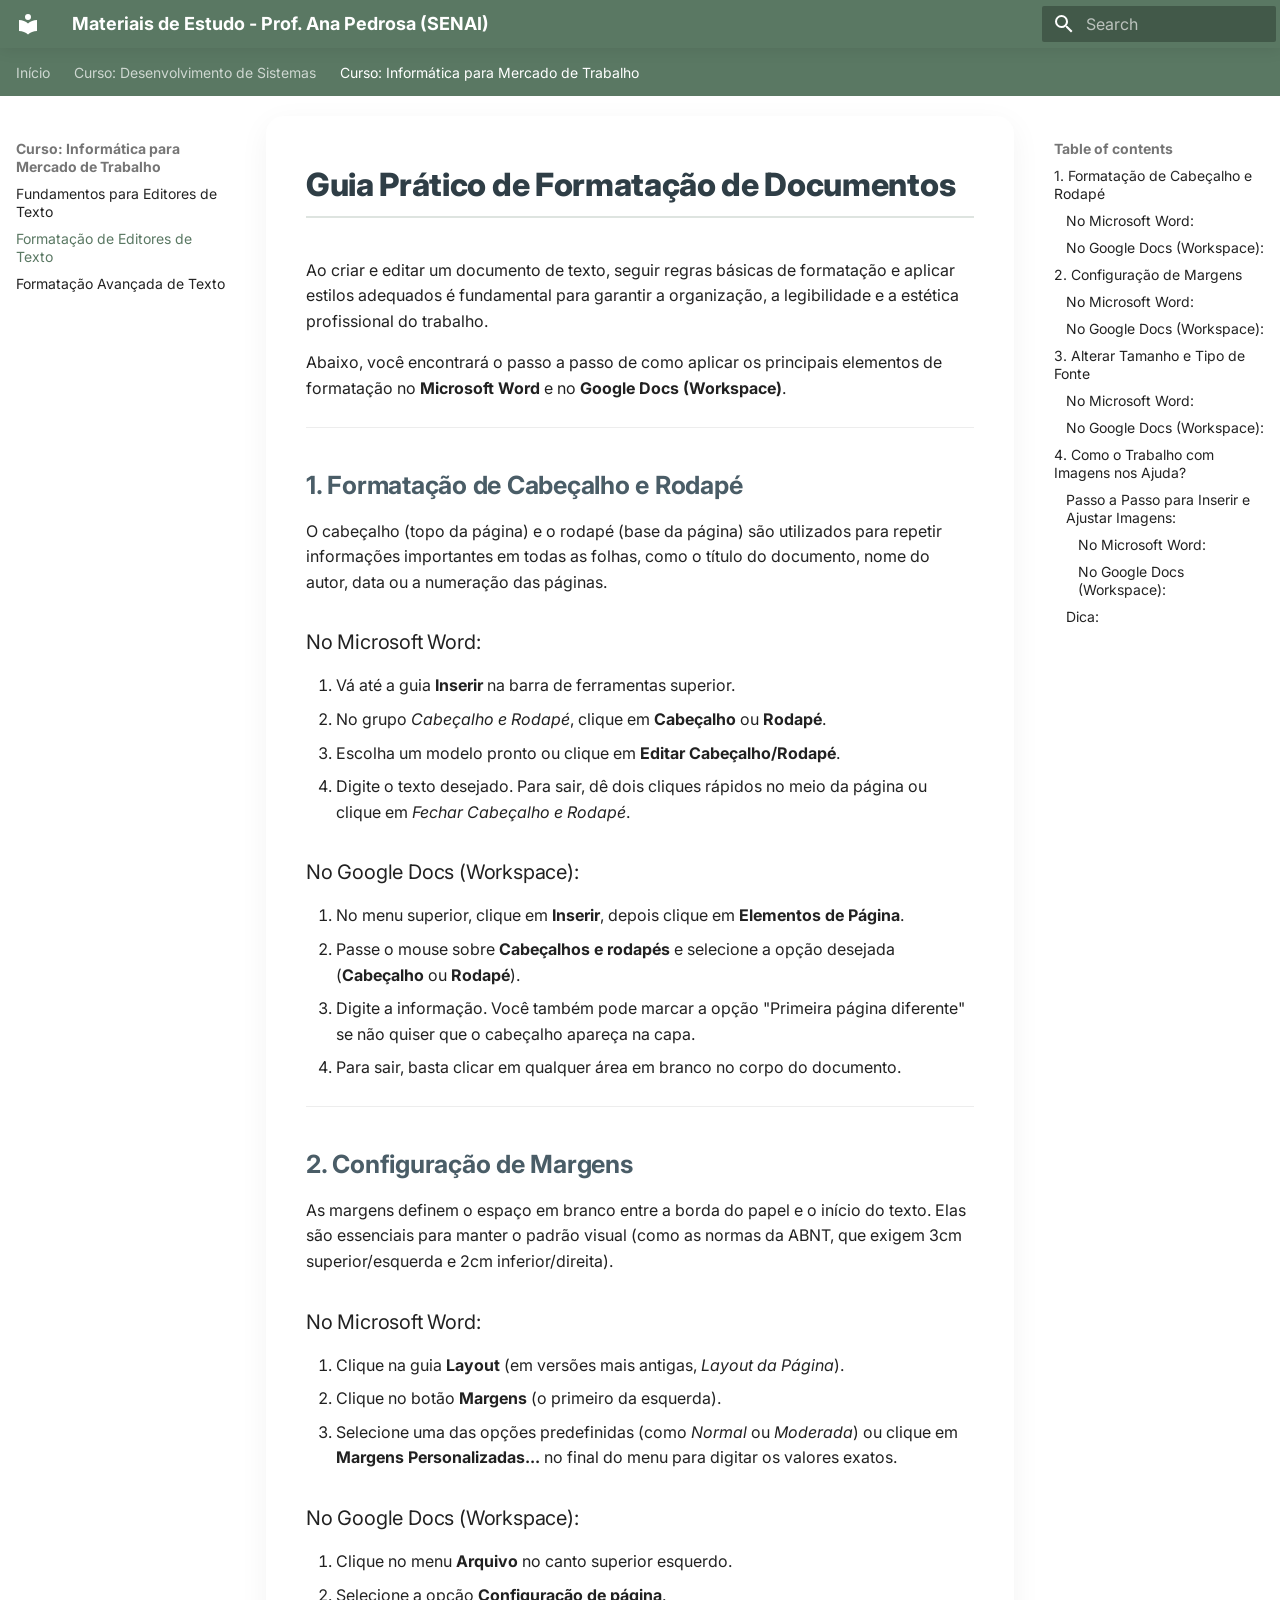
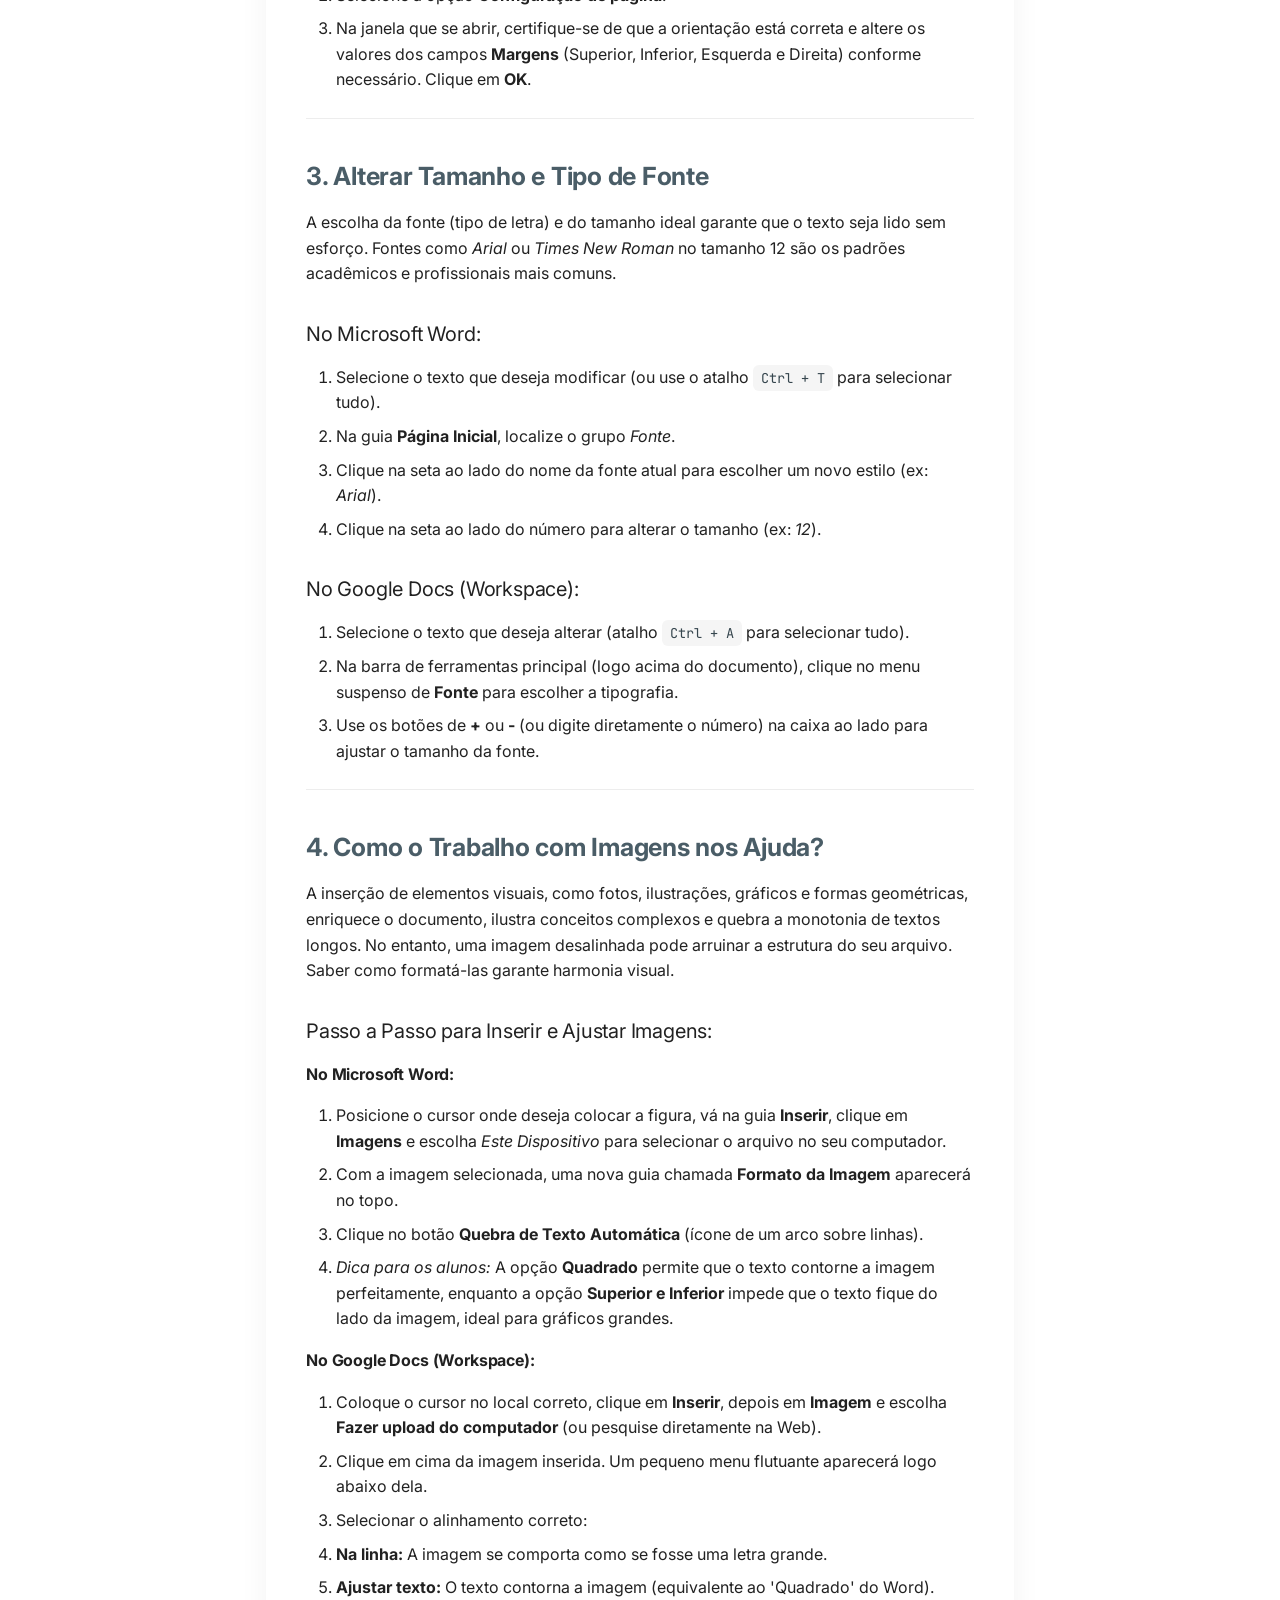
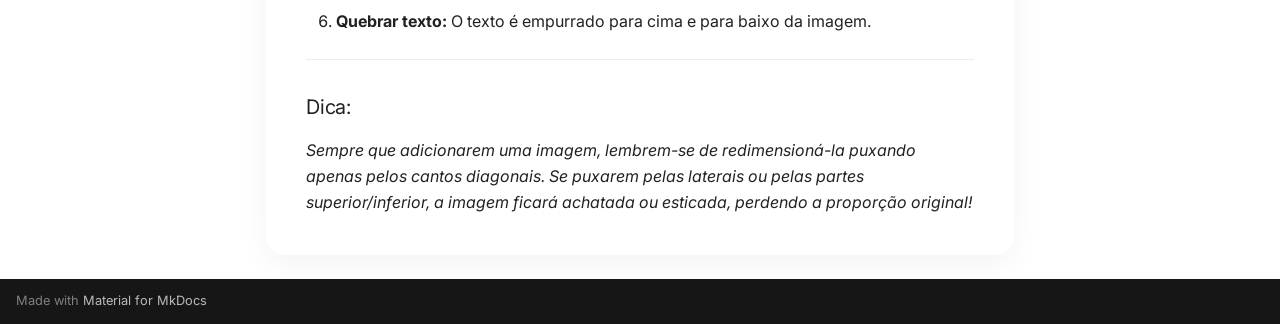
<file: IMT/aulas/aula02/index.html>
<!doctype html>
<html lang="en" class="no-js">
  <head>
    
      <meta charset="utf-8">
      <meta name="viewport" content="width=device-width,initial-scale=1">
      
      
      
      
        <link rel="prev" href="../aula01/">
      
      
        <link rel="next" href="../aula03/">
      
      
        
      
      
      <link rel="icon" href="../../../assets/images/favicon.png">
      <meta name="generator" content="mkdocs-1.6.1, mkdocs-material-9.7.6">
    
    
      
        <title>Formatação de Editores de Texto - Materiais de Estudo - Prof. Ana Pedrosa (SENAI)</title>
      
    
    
      <link rel="stylesheet" href="../../../assets/stylesheets/main.484c7ddc.min.css">
      
      


    
    
      
    
    
      
        
        
        <link rel="preconnect" href="https://fonts.gstatic.com" crossorigin>
        <link rel="stylesheet" href="https://fonts.googleapis.com/css?family=Inter:300,300i,400,400i,700,700i%7CJetBrains+Mono:400,400i,700,700i&display=fallback">
        <style>:root{--md-text-font:"Inter";--md-code-font:"JetBrains Mono"}</style>
      
    
    
      <link rel="stylesheet" href="../../../stylesheets/style.css">
    
    <script>__md_scope=new URL("../../..",location),__md_hash=e=>[...e].reduce(((e,_)=>(e<<5)-e+_.charCodeAt(0)),0),__md_get=(e,_=localStorage,t=__md_scope)=>JSON.parse(_.getItem(t.pathname+"."+e)),__md_set=(e,_,t=localStorage,a=__md_scope)=>{try{t.setItem(a.pathname+"."+e,JSON.stringify(_))}catch(e){}}</script>
    
      

    
    
  </head>
  
  
    <body dir="ltr">
  
    
    <input class="md-toggle" data-md-toggle="drawer" type="checkbox" id="__drawer" autocomplete="off">
    <input class="md-toggle" data-md-toggle="search" type="checkbox" id="__search" autocomplete="off">
    <label class="md-overlay" for="__drawer"></label>
    <div data-md-component="skip">
      
        
        <a href="#guia-pratico-de-formatacao-de-documentos" class="md-skip">
          Skip to content
        </a>
      
    </div>
    <div data-md-component="announce">
      
    </div>
    
    
      

<header class="md-header" data-md-component="header">
  <nav class="md-header__inner md-grid" aria-label="Header">
    <a href="../../.." title="Materiais de Estudo - Prof. Ana Pedrosa (SENAI)" class="md-header__button md-logo" aria-label="Materiais de Estudo - Prof. Ana Pedrosa (SENAI)" data-md-component="logo">
      
  
  <svg xmlns="http://www.w3.org/2000/svg" viewBox="0 0 24 24"><path d="M12 8a3 3 0 0 0 3-3 3 3 0 0 0-3-3 3 3 0 0 0-3 3 3 3 0 0 0 3 3m0 3.54C9.64 9.35 6.5 8 3 8v11c3.5 0 6.64 1.35 9 3.54 2.36-2.19 5.5-3.54 9-3.54V8c-3.5 0-6.64 1.35-9 3.54"/></svg>

    </a>
    <label class="md-header__button md-icon" for="__drawer">
      
      <svg xmlns="http://www.w3.org/2000/svg" viewBox="0 0 24 24"><path d="M3 6h18v2H3zm0 5h18v2H3zm0 5h18v2H3z"/></svg>
    </label>
    <div class="md-header__title" data-md-component="header-title">
      <div class="md-header__ellipsis">
        <div class="md-header__topic">
          <span class="md-ellipsis">
            Materiais de Estudo - Prof. Ana Pedrosa (SENAI)
          </span>
        </div>
        <div class="md-header__topic" data-md-component="header-topic">
          <span class="md-ellipsis">
            
              Formatação de Editores de Texto
            
          </span>
        </div>
      </div>
    </div>
    
    
      <script>var palette=__md_get("__palette");if(palette&&palette.color){if("(prefers-color-scheme)"===palette.color.media){var media=matchMedia("(prefers-color-scheme: light)"),input=document.querySelector(media.matches?"[data-md-color-media='(prefers-color-scheme: light)']":"[data-md-color-media='(prefers-color-scheme: dark)']");palette.color.media=input.getAttribute("data-md-color-media"),palette.color.scheme=input.getAttribute("data-md-color-scheme"),palette.color.primary=input.getAttribute("data-md-color-primary"),palette.color.accent=input.getAttribute("data-md-color-accent")}for(var[key,value]of Object.entries(palette.color))document.body.setAttribute("data-md-color-"+key,value)}</script>
    
    
    
      
      
        <label class="md-header__button md-icon" for="__search">
          
          <svg xmlns="http://www.w3.org/2000/svg" viewBox="0 0 24 24"><path d="M9.5 3A6.5 6.5 0 0 1 16 9.5c0 1.61-.59 3.09-1.56 4.23l.27.27h.79l5 5-1.5 1.5-5-5v-.79l-.27-.27A6.52 6.52 0 0 1 9.5 16 6.5 6.5 0 0 1 3 9.5 6.5 6.5 0 0 1 9.5 3m0 2C7 5 5 7 5 9.5S7 14 9.5 14 14 12 14 9.5 12 5 9.5 5"/></svg>
        </label>
        <div class="md-search" data-md-component="search" role="dialog">
  <label class="md-search__overlay" for="__search"></label>
  <div class="md-search__inner" role="search">
    <form class="md-search__form" name="search">
      <input type="text" class="md-search__input" name="query" aria-label="Search" placeholder="Search" autocapitalize="off" autocorrect="off" autocomplete="off" spellcheck="false" data-md-component="search-query" required>
      <label class="md-search__icon md-icon" for="__search">
        
        <svg xmlns="http://www.w3.org/2000/svg" viewBox="0 0 24 24"><path d="M9.5 3A6.5 6.5 0 0 1 16 9.5c0 1.61-.59 3.09-1.56 4.23l.27.27h.79l5 5-1.5 1.5-5-5v-.79l-.27-.27A6.52 6.52 0 0 1 9.5 16 6.5 6.5 0 0 1 3 9.5 6.5 6.5 0 0 1 9.5 3m0 2C7 5 5 7 5 9.5S7 14 9.5 14 14 12 14 9.5 12 5 9.5 5"/></svg>
        
        <svg xmlns="http://www.w3.org/2000/svg" viewBox="0 0 24 24"><path d="M20 11v2H8l5.5 5.5-1.42 1.42L4.16 12l7.92-7.92L13.5 5.5 8 11z"/></svg>
      </label>
      <nav class="md-search__options" aria-label="Search">
        
        <button type="reset" class="md-search__icon md-icon" title="Clear" aria-label="Clear" tabindex="-1">
          
          <svg xmlns="http://www.w3.org/2000/svg" viewBox="0 0 24 24"><path d="M19 6.41 17.59 5 12 10.59 6.41 5 5 6.41 10.59 12 5 17.59 6.41 19 12 13.41 17.59 19 19 17.59 13.41 12z"/></svg>
        </button>
      </nav>
      
    </form>
    <div class="md-search__output">
      <div class="md-search__scrollwrap" tabindex="0" data-md-scrollfix>
        <div class="md-search-result" data-md-component="search-result">
          <div class="md-search-result__meta">
            Initializing search
          </div>
          <ol class="md-search-result__list" role="presentation"></ol>
        </div>
      </div>
    </div>
  </div>
</div>
      
    
    
  </nav>
  
</header>
    
    <div class="md-container" data-md-component="container">
      
      
        
          
            
<nav class="md-tabs" aria-label="Tabs" data-md-component="tabs">
  <div class="md-grid">
    <ul class="md-tabs__list">
      
        
  
  
  
  
    
    
      <li class="md-tabs__item">
        <a href="../../../curso/cronograma/" class="md-tabs__link">
          
  
  
  Início

        </a>
      </li>
    
  

      
        
  
  
  
  
    
    
      
  
  
  
  
    
    
      <li class="md-tabs__item">
        <a href="../../../aulas/projeto_profile_digital/" class="md-tabs__link">
          
  
  
  Curso: Desenvolvimento de Sistemas

        </a>
      </li>
    
  

    
  

      
        
  
  
  
    
  
  
    
    
      <li class="md-tabs__item md-tabs__item--active">
        <a href="../aula01/" class="md-tabs__link">
          
  
  
  Curso: Informática para Mercado de Trabalho

        </a>
      </li>
    
  

      
    </ul>
  </div>
</nav>
          
        
      
      <main class="md-main" data-md-component="main">
        <div class="md-main__inner md-grid">
          
            
              
              <div class="md-sidebar md-sidebar--primary" data-md-component="sidebar" data-md-type="navigation" >
                <div class="md-sidebar__scrollwrap">
                  <div class="md-sidebar__inner">
                    


  


<nav class="md-nav md-nav--primary md-nav--lifted" aria-label="Navigation" data-md-level="0">
  <label class="md-nav__title" for="__drawer">
    <a href="../../.." title="Materiais de Estudo - Prof. Ana Pedrosa (SENAI)" class="md-nav__button md-logo" aria-label="Materiais de Estudo - Prof. Ana Pedrosa (SENAI)" data-md-component="logo">
      
  
  <svg xmlns="http://www.w3.org/2000/svg" viewBox="0 0 24 24"><path d="M12 8a3 3 0 0 0 3-3 3 3 0 0 0-3-3 3 3 0 0 0-3 3 3 3 0 0 0 3 3m0 3.54C9.64 9.35 6.5 8 3 8v11c3.5 0 6.64 1.35 9 3.54 2.36-2.19 5.5-3.54 9-3.54V8c-3.5 0-6.64 1.35-9 3.54"/></svg>

    </a>
    Materiais de Estudo - Prof. Ana Pedrosa (SENAI)
  </label>
  
  <ul class="md-nav__list" data-md-scrollfix>
    
      
      
  
  
  
  
    
    
    
    
      
      
        
      
    
    
    <li class="md-nav__item md-nav__item--nested">
      
        
        
        <input class="md-nav__toggle md-toggle " type="checkbox" id="__nav_1" >
        
          
          <label class="md-nav__link" for="__nav_1" id="__nav_1_label" tabindex="0">
            
  
  
  <span class="md-ellipsis">
    
  
    Início
  

    
  </span>
  
  

            <span class="md-nav__icon md-icon"></span>
          </label>
        
        <nav class="md-nav" data-md-level="1" aria-labelledby="__nav_1_label" aria-expanded="false">
          <label class="md-nav__title" for="__nav_1">
            <span class="md-nav__icon md-icon"></span>
            
  
    Início
  

          </label>
          <ul class="md-nav__list" data-md-scrollfix>
            
              
                
  
  
  
  
    <li class="md-nav__item">
      <a href="../../../curso/cronograma/" class="md-nav__link">
        
  
  
  <span class="md-ellipsis">
    
  
    Cronograma Geral
  

    
  </span>
  
  

      </a>
    </li>
  

              
            
          </ul>
        </nav>
      
    </li>
  

    
      
      
  
  
  
  
    
    
    
    
      
      
        
      
    
    
    <li class="md-nav__item md-nav__item--nested">
      
        
        
        <input class="md-nav__toggle md-toggle " type="checkbox" id="__nav_2" >
        
          
          <label class="md-nav__link" for="__nav_2" id="__nav_2_label" tabindex="0">
            
  
  
  <span class="md-ellipsis">
    
  
    Curso: Desenvolvimento de Sistemas
  

    
  </span>
  
  

            <span class="md-nav__icon md-icon"></span>
          </label>
        
        <nav class="md-nav" data-md-level="1" aria-labelledby="__nav_2_label" aria-expanded="false">
          <label class="md-nav__title" for="__nav_2">
            <span class="md-nav__icon md-icon"></span>
            
  
    Curso: Desenvolvimento de Sistemas
  

          </label>
          <ul class="md-nav__list" data-md-scrollfix>
            
              
                
  
  
  
  
    
    
    
    
      
      
        
      
    
    
    <li class="md-nav__item md-nav__item--nested">
      
        
        
        <input class="md-nav__toggle md-toggle " type="checkbox" id="__nav_2_1" >
        
          
          <label class="md-nav__link" for="__nav_2_1" id="__nav_2_1_label" tabindex="0">
            
  
  
  <span class="md-ellipsis">
    
  
    Módulos
  

    
  </span>
  
  

            <span class="md-nav__icon md-icon"></span>
          </label>
        
        <nav class="md-nav" data-md-level="2" aria-labelledby="__nav_2_1_label" aria-expanded="false">
          <label class="md-nav__title" for="__nav_2_1">
            <span class="md-nav__icon md-icon"></span>
            
  
    Módulos
  

          </label>
          <ul class="md-nav__list" data-md-scrollfix>
            
              
                
  
  
  
  
    <li class="md-nav__item">
      <a href="../../../aulas/projeto_profile_digital/" class="md-nav__link">
        
  
  
  <span class="md-ellipsis">
    
  
    Módulo FrontEnd
  

    
  </span>
  
  

      </a>
    </li>
  

              
            
          </ul>
        </nav>
      
    </li>
  

              
            
              
                
  
  
  
  
    
    
    
    
      
      
        
      
    
    
    <li class="md-nav__item md-nav__item--nested">
      
        
        
        <input class="md-nav__toggle md-toggle " type="checkbox" id="__nav_2_2" >
        
          
          <label class="md-nav__link" for="__nav_2_2" id="__nav_2_2_label" tabindex="0">
            
  
  
  <span class="md-ellipsis">
    
  
    Material de Apoio
  

    
  </span>
  
  

            <span class="md-nav__icon md-icon"></span>
          </label>
        
        <nav class="md-nav" data-md-level="2" aria-labelledby="__nav_2_2_label" aria-expanded="false">
          <label class="md-nav__title" for="__nav_2_2">
            <span class="md-nav__icon md-icon"></span>
            
  
    Material de Apoio
  

          </label>
          <ul class="md-nav__list" data-md-scrollfix>
            
              
                
  
  
  
  
    <li class="md-nav__item">
      <a href="../../../material/html/" class="md-nav__link">
        
  
  
  <span class="md-ellipsis">
    
  
    HTML
  

    
  </span>
  
  

      </a>
    </li>
  

              
            
              
                
  
  
  
  
    <li class="md-nav__item">
      <a href="../../../material/css/" class="md-nav__link">
        
  
  
  <span class="md-ellipsis">
    
  
    CSS
  

    
  </span>
  
  

      </a>
    </li>
  

              
            
              
                
  
  
  
  
    <li class="md-nav__item">
      <a href="../../../material/javascript.md" class="md-nav__link">
        
  
  
  <span class="md-ellipsis">
    
  
    JavaScript
  

    
  </span>
  
  

      </a>
    </li>
  

              
            
              
                
  
  
  
  
    <li class="md-nav__item">
      <a href="../../../material/git/" class="md-nav__link">
        
  
  
  <span class="md-ellipsis">
    
  
    Git
  

    
  </span>
  
  

      </a>
    </li>
  

              
            
          </ul>
        </nav>
      
    </li>
  

              
            
              
                
  
  
  
  
    
    
    
    
      
      
        
      
    
    
    <li class="md-nav__item md-nav__item--nested">
      
        
        
        <input class="md-nav__toggle md-toggle " type="checkbox" id="__nav_2_3" >
        
          
          <label class="md-nav__link" for="__nav_2_3" id="__nav_2_3_label" tabindex="0">
            
  
  
  <span class="md-ellipsis">
    
  
    Exercícios
  

    
  </span>
  
  

            <span class="md-nav__icon md-icon"></span>
          </label>
        
        <nav class="md-nav" data-md-level="2" aria-labelledby="__nav_2_3_label" aria-expanded="false">
          <label class="md-nav__title" for="__nav_2_3">
            <span class="md-nav__icon md-icon"></span>
            
  
    Exercícios
  

          </label>
          <ul class="md-nav__list" data-md-scrollfix>
            
              
                
  
  
  
  
    <li class="md-nav__item">
      <a href="../../../exercicios/lista01.md" class="md-nav__link">
        
  
  
  <span class="md-ellipsis">
    
  
    Lista 01
  

    
  </span>
  
  

      </a>
    </li>
  

              
            
              
                
  
  
  
  
    <li class="md-nav__item">
      <a href="../../../exercicios/lista02.md" class="md-nav__link">
        
  
  
  <span class="md-ellipsis">
    
  
    Lista 02
  

    
  </span>
  
  

      </a>
    </li>
  

              
            
          </ul>
        </nav>
      
    </li>
  

              
            
          </ul>
        </nav>
      
    </li>
  

    
      
      
  
  
    
  
  
  
    
    
    
    
      
        
        
      
      
        
      
    
    
    <li class="md-nav__item md-nav__item--active md-nav__item--section md-nav__item--nested">
      
        
        
        <input class="md-nav__toggle md-toggle " type="checkbox" id="__nav_3" checked>
        
          
          <label class="md-nav__link" for="__nav_3" id="__nav_3_label" tabindex="">
            
  
  
  <span class="md-ellipsis">
    
  
    Curso: Informática para Mercado de Trabalho
  

    
  </span>
  
  

            <span class="md-nav__icon md-icon"></span>
          </label>
        
        <nav class="md-nav" data-md-level="1" aria-labelledby="__nav_3_label" aria-expanded="true">
          <label class="md-nav__title" for="__nav_3">
            <span class="md-nav__icon md-icon"></span>
            
  
    Curso: Informática para Mercado de Trabalho
  

          </label>
          <ul class="md-nav__list" data-md-scrollfix>
            
              
                
  
  
  
  
    <li class="md-nav__item">
      <a href="../aula01/" class="md-nav__link">
        
  
  
  <span class="md-ellipsis">
    
  
    Fundamentos para Editores de Texto
  

    
  </span>
  
  

      </a>
    </li>
  

              
            
              
                
  
  
    
  
  
  
    <li class="md-nav__item md-nav__item--active">
      
      <input class="md-nav__toggle md-toggle" type="checkbox" id="__toc">
      
      
        
      
      
        <label class="md-nav__link md-nav__link--active" for="__toc">
          
  
  
  <span class="md-ellipsis">
    
  
    Formatação de Editores de Texto
  

    
  </span>
  
  

          <span class="md-nav__icon md-icon"></span>
        </label>
      
      <a href="./" class="md-nav__link md-nav__link--active">
        
  
  
  <span class="md-ellipsis">
    
  
    Formatação de Editores de Texto
  

    
  </span>
  
  

      </a>
      
        

<nav class="md-nav md-nav--secondary" aria-label="Table of contents">
  
  
  
    
  
  
    <label class="md-nav__title" for="__toc">
      <span class="md-nav__icon md-icon"></span>
      Table of contents
    </label>
    <ul class="md-nav__list" data-md-component="toc" data-md-scrollfix>
      
        <li class="md-nav__item">
  <a href="#1-formatacao-de-cabecalho-e-rodape" class="md-nav__link">
    <span class="md-ellipsis">
      
        1. Formatação de Cabeçalho e Rodapé
      
    </span>
  </a>
  
    <nav class="md-nav" aria-label="1. Formatação de Cabeçalho e Rodapé">
      <ul class="md-nav__list">
        
          <li class="md-nav__item">
  <a href="#no-microsoft-word" class="md-nav__link">
    <span class="md-ellipsis">
      
        No Microsoft Word:
      
    </span>
  </a>
  
</li>
        
          <li class="md-nav__item">
  <a href="#no-google-docs-workspace" class="md-nav__link">
    <span class="md-ellipsis">
      
        No Google Docs (Workspace):
      
    </span>
  </a>
  
</li>
        
      </ul>
    </nav>
  
</li>
      
        <li class="md-nav__item">
  <a href="#2-configuracao-de-margens" class="md-nav__link">
    <span class="md-ellipsis">
      
        2. Configuração de Margens
      
    </span>
  </a>
  
    <nav class="md-nav" aria-label="2. Configuração de Margens">
      <ul class="md-nav__list">
        
          <li class="md-nav__item">
  <a href="#no-microsoft-word_1" class="md-nav__link">
    <span class="md-ellipsis">
      
        No Microsoft Word:
      
    </span>
  </a>
  
</li>
        
          <li class="md-nav__item">
  <a href="#no-google-docs-workspace_1" class="md-nav__link">
    <span class="md-ellipsis">
      
        No Google Docs (Workspace):
      
    </span>
  </a>
  
</li>
        
      </ul>
    </nav>
  
</li>
      
        <li class="md-nav__item">
  <a href="#3-alterar-tamanho-e-tipo-de-fonte" class="md-nav__link">
    <span class="md-ellipsis">
      
        3. Alterar Tamanho e Tipo de Fonte
      
    </span>
  </a>
  
    <nav class="md-nav" aria-label="3. Alterar Tamanho e Tipo de Fonte">
      <ul class="md-nav__list">
        
          <li class="md-nav__item">
  <a href="#no-microsoft-word_2" class="md-nav__link">
    <span class="md-ellipsis">
      
        No Microsoft Word:
      
    </span>
  </a>
  
</li>
        
          <li class="md-nav__item">
  <a href="#no-google-docs-workspace_2" class="md-nav__link">
    <span class="md-ellipsis">
      
        No Google Docs (Workspace):
      
    </span>
  </a>
  
</li>
        
      </ul>
    </nav>
  
</li>
      
        <li class="md-nav__item">
  <a href="#4-como-o-trabalho-com-imagens-nos-ajuda" class="md-nav__link">
    <span class="md-ellipsis">
      
        4. Como o Trabalho com Imagens nos Ajuda?
      
    </span>
  </a>
  
    <nav class="md-nav" aria-label="4. Como o Trabalho com Imagens nos Ajuda?">
      <ul class="md-nav__list">
        
          <li class="md-nav__item">
  <a href="#passo-a-passo-para-inserir-e-ajustar-imagens" class="md-nav__link">
    <span class="md-ellipsis">
      
        Passo a Passo para Inserir e Ajustar Imagens:
      
    </span>
  </a>
  
    <nav class="md-nav" aria-label="Passo a Passo para Inserir e Ajustar Imagens:">
      <ul class="md-nav__list">
        
          <li class="md-nav__item">
  <a href="#no-microsoft-word_3" class="md-nav__link">
    <span class="md-ellipsis">
      
        No Microsoft Word:
      
    </span>
  </a>
  
</li>
        
          <li class="md-nav__item">
  <a href="#no-google-docs-workspace_3" class="md-nav__link">
    <span class="md-ellipsis">
      
        No Google Docs (Workspace):
      
    </span>
  </a>
  
</li>
        
      </ul>
    </nav>
  
</li>
        
          <li class="md-nav__item">
  <a href="#dica" class="md-nav__link">
    <span class="md-ellipsis">
      
        Dica:
      
    </span>
  </a>
  
</li>
        
      </ul>
    </nav>
  
</li>
      
    </ul>
  
</nav>
      
    </li>
  

              
            
              
                
  
  
  
  
    <li class="md-nav__item">
      <a href="../aula03/" class="md-nav__link">
        
  
  
  <span class="md-ellipsis">
    
  
    Formatação Avançada de Texto
  

    
  </span>
  
  

      </a>
    </li>
  

              
            
          </ul>
        </nav>
      
    </li>
  

    
  </ul>
</nav>
                  </div>
                </div>
              </div>
            
            
              
              <div class="md-sidebar md-sidebar--secondary" data-md-component="sidebar" data-md-type="toc" >
                <div class="md-sidebar__scrollwrap">
                  <div class="md-sidebar__inner">
                    

<nav class="md-nav md-nav--secondary" aria-label="Table of contents">
  
  
  
    
  
  
    <label class="md-nav__title" for="__toc">
      <span class="md-nav__icon md-icon"></span>
      Table of contents
    </label>
    <ul class="md-nav__list" data-md-component="toc" data-md-scrollfix>
      
        <li class="md-nav__item">
  <a href="#1-formatacao-de-cabecalho-e-rodape" class="md-nav__link">
    <span class="md-ellipsis">
      
        1. Formatação de Cabeçalho e Rodapé
      
    </span>
  </a>
  
    <nav class="md-nav" aria-label="1. Formatação de Cabeçalho e Rodapé">
      <ul class="md-nav__list">
        
          <li class="md-nav__item">
  <a href="#no-microsoft-word" class="md-nav__link">
    <span class="md-ellipsis">
      
        No Microsoft Word:
      
    </span>
  </a>
  
</li>
        
          <li class="md-nav__item">
  <a href="#no-google-docs-workspace" class="md-nav__link">
    <span class="md-ellipsis">
      
        No Google Docs (Workspace):
      
    </span>
  </a>
  
</li>
        
      </ul>
    </nav>
  
</li>
      
        <li class="md-nav__item">
  <a href="#2-configuracao-de-margens" class="md-nav__link">
    <span class="md-ellipsis">
      
        2. Configuração de Margens
      
    </span>
  </a>
  
    <nav class="md-nav" aria-label="2. Configuração de Margens">
      <ul class="md-nav__list">
        
          <li class="md-nav__item">
  <a href="#no-microsoft-word_1" class="md-nav__link">
    <span class="md-ellipsis">
      
        No Microsoft Word:
      
    </span>
  </a>
  
</li>
        
          <li class="md-nav__item">
  <a href="#no-google-docs-workspace_1" class="md-nav__link">
    <span class="md-ellipsis">
      
        No Google Docs (Workspace):
      
    </span>
  </a>
  
</li>
        
      </ul>
    </nav>
  
</li>
      
        <li class="md-nav__item">
  <a href="#3-alterar-tamanho-e-tipo-de-fonte" class="md-nav__link">
    <span class="md-ellipsis">
      
        3. Alterar Tamanho e Tipo de Fonte
      
    </span>
  </a>
  
    <nav class="md-nav" aria-label="3. Alterar Tamanho e Tipo de Fonte">
      <ul class="md-nav__list">
        
          <li class="md-nav__item">
  <a href="#no-microsoft-word_2" class="md-nav__link">
    <span class="md-ellipsis">
      
        No Microsoft Word:
      
    </span>
  </a>
  
</li>
        
          <li class="md-nav__item">
  <a href="#no-google-docs-workspace_2" class="md-nav__link">
    <span class="md-ellipsis">
      
        No Google Docs (Workspace):
      
    </span>
  </a>
  
</li>
        
      </ul>
    </nav>
  
</li>
      
        <li class="md-nav__item">
  <a href="#4-como-o-trabalho-com-imagens-nos-ajuda" class="md-nav__link">
    <span class="md-ellipsis">
      
        4. Como o Trabalho com Imagens nos Ajuda?
      
    </span>
  </a>
  
    <nav class="md-nav" aria-label="4. Como o Trabalho com Imagens nos Ajuda?">
      <ul class="md-nav__list">
        
          <li class="md-nav__item">
  <a href="#passo-a-passo-para-inserir-e-ajustar-imagens" class="md-nav__link">
    <span class="md-ellipsis">
      
        Passo a Passo para Inserir e Ajustar Imagens:
      
    </span>
  </a>
  
    <nav class="md-nav" aria-label="Passo a Passo para Inserir e Ajustar Imagens:">
      <ul class="md-nav__list">
        
          <li class="md-nav__item">
  <a href="#no-microsoft-word_3" class="md-nav__link">
    <span class="md-ellipsis">
      
        No Microsoft Word:
      
    </span>
  </a>
  
</li>
        
          <li class="md-nav__item">
  <a href="#no-google-docs-workspace_3" class="md-nav__link">
    <span class="md-ellipsis">
      
        No Google Docs (Workspace):
      
    </span>
  </a>
  
</li>
        
      </ul>
    </nav>
  
</li>
        
          <li class="md-nav__item">
  <a href="#dica" class="md-nav__link">
    <span class="md-ellipsis">
      
        Dica:
      
    </span>
  </a>
  
</li>
        
      </ul>
    </nav>
  
</li>
      
    </ul>
  
</nav>
                  </div>
                </div>
              </div>
            
          
          
            <div class="md-content" data-md-component="content">
              
              <article class="md-content__inner md-typeset">
                
                  



<h1 id="guia-pratico-de-formatacao-de-documentos">Guia Prático de Formatação de Documentos</h1>
<p>Ao criar e editar um documento de texto, seguir regras básicas de formatação e aplicar estilos adequados é fundamental para garantir a organização, a legibilidade e a estética profissional do trabalho. </p>
<p>Abaixo, você encontrará o passo a passo de como aplicar os principais elementos de formatação no <strong>Microsoft Word</strong> e no <strong>Google Docs (Workspace)</strong>.</p>
<hr />
<h2 id="1-formatacao-de-cabecalho-e-rodape">1. Formatação de Cabeçalho e Rodapé</h2>
<p>O cabeçalho (topo da página) e o rodapé (base da página) são utilizados para repetir informações importantes em todas as folhas, como o título do documento, nome do autor, data ou a numeração das páginas.</p>
<h3 id="no-microsoft-word">No Microsoft Word:</h3>
<ol>
<li>Vá até a guia <strong>Inserir</strong> na barra de ferramentas superior.</li>
<li>No grupo <em>Cabeçalho e Rodapé</em>, clique em <strong>Cabeçalho</strong> ou <strong>Rodapé</strong>.</li>
<li>Escolha um modelo pronto ou clique em <strong>Editar Cabeçalho/Rodapé</strong>.</li>
<li>Digite o texto desejado. Para sair, dê dois cliques rápidos no meio da página ou clique em <em>Fechar Cabeçalho e Rodapé</em>.</li>
</ol>
<h3 id="no-google-docs-workspace">No Google Docs (Workspace):</h3>
<ol>
<li>No menu superior, clique em <strong>Inserir</strong>, depois clique em <strong>Elementos de Página</strong>.</li>
<li>Passe o mouse sobre <strong>Cabeçalhos e rodapés</strong> e selecione a opção desejada (<strong>Cabeçalho</strong> ou <strong>Rodapé</strong>).</li>
<li>Digite a informação. Você também pode marcar a opção "Primeira página diferente" se não quiser que o cabeçalho apareça na capa.</li>
<li>Para sair, basta clicar em qualquer área em branco no corpo do documento.</li>
</ol>
<hr />
<h2 id="2-configuracao-de-margens">2. Configuração de Margens</h2>
<p>As margens definem o espaço em branco entre a borda do papel e o início do texto. Elas são essenciais para manter o padrão visual (como as normas da ABNT, que exigem 3cm superior/esquerda e 2cm inferior/direita).</p>
<h3 id="no-microsoft-word_1">No Microsoft Word:</h3>
<ol>
<li>Clique na guia <strong>Layout</strong> (em versões mais antigas, <em>Layout da Página</em>).</li>
<li>Clique no botão <strong>Margens</strong> (o primeiro da esquerda).</li>
<li>Selecione uma das opções predefinidas (como <em>Normal</em> ou <em>Moderada</em>) ou clique em <strong>Margens Personalizadas...</strong> no final do menu para digitar os valores exatos.</li>
</ol>
<h3 id="no-google-docs-workspace_1">No Google Docs (Workspace):</h3>
<ol>
<li>Clique no menu <strong>Arquivo</strong> no canto superior esquerdo.</li>
<li>Selecione a opção <strong>Configuração de página</strong>.</li>
<li>Na janela que se abrir, certifique-se de que a orientação está correta e altere os valores dos campos <strong>Margens</strong> (Superior, Inferior, Esquerda e Direita) conforme necessário. Clique em <strong>OK</strong>.</li>
</ol>
<hr />
<h2 id="3-alterar-tamanho-e-tipo-de-fonte">3. Alterar Tamanho e Tipo de Fonte</h2>
<p>A escolha da fonte (tipo de letra) e do tamanho ideal garante que o texto seja lido sem esforço. Fontes como <em>Arial</em> ou <em>Times New Roman</em> no tamanho 12 são os padrões acadêmicos e profissionais mais comuns.</p>
<h3 id="no-microsoft-word_2">No Microsoft Word:</h3>
<ol>
<li>Selecione o texto que deseja modificar (ou use o atalho <code>Ctrl + T</code> para selecionar tudo).</li>
<li>Na guia <strong>Página Inicial</strong>, localize o grupo <em>Fonte</em>.</li>
<li>Clique na seta ao lado do nome da fonte atual para escolher um novo estilo (ex: <em>Arial</em>).</li>
<li>Clique na seta ao lado do número para alterar o tamanho (ex: <em>12</em>).</li>
</ol>
<h3 id="no-google-docs-workspace_2">No Google Docs (Workspace):</h3>
<ol>
<li>Selecione o texto que deseja alterar (atalho <code>Ctrl + A</code> para selecionar tudo).</li>
<li>Na barra de ferramentas principal (logo acima do documento), clique no menu suspenso de <strong>Fonte</strong> para escolher a tipografia.</li>
<li>Use os botões de <strong>+</strong> ou <strong>-</strong> (ou digite diretamente o número) na caixa ao lado para ajustar o tamanho da fonte.</li>
</ol>
<hr />
<h2 id="4-como-o-trabalho-com-imagens-nos-ajuda">4. Como o Trabalho com Imagens nos Ajuda?</h2>
<p>A inserção de elementos visuais, como fotos, ilustrações, gráficos e formas geométricas, enriquece o documento, ilustra conceitos complexos e quebra a monotonia de textos longos. No entanto, uma imagem desalinhada pode arruinar a estrutura do seu arquivo. Saber como formatá-las garante harmonia visual.</p>
<h3 id="passo-a-passo-para-inserir-e-ajustar-imagens">Passo a Passo para Inserir e Ajustar Imagens:</h3>
<h4 id="no-microsoft-word_3">No Microsoft Word:</h4>
<ol>
<li>Posicione o cursor onde deseja colocar a figura, vá na guia <strong>Inserir</strong>, clique em <strong>Imagens</strong> e escolha <em>Este Dispositivo</em> para selecionar o arquivo no seu computador.</li>
<li>Com a imagem selecionada, uma nova guia chamada <strong>Formato da Imagem</strong> aparecerá no topo.</li>
<li>Clique no botão <strong>Quebra de Texto Automática</strong> (ícone de um arco sobre linhas). </li>
<li><em>Dica para os alunos:</em> A opção <strong>Quadrado</strong> permite que o texto contorne a imagem perfeitamente, enquanto a opção <strong>Superior e Inferior</strong> impede que o texto fique do lado da imagem, ideal para gráficos grandes.</li>
</ol>
<h4 id="no-google-docs-workspace_3">No Google Docs (Workspace):</h4>
<ol>
<li>Coloque o cursor no local correto, clique em <strong>Inserir</strong>, depois em <strong>Imagem</strong> e escolha <strong>Fazer upload do computador</strong> (ou pesquise diretamente na Web).</li>
<li>Clique em cima da imagem inserida. Um pequeno menu flutuante aparecerá logo abaixo dela.</li>
<li>Selecionar o alinhamento correto:</li>
<li><strong>Na linha:</strong> A imagem se comporta como se fosse uma letra grande.</li>
<li><strong>Ajustar texto:</strong> O texto contorna a imagem (equivalente ao 'Quadrado' do Word).</li>
<li><strong>Quebrar texto:</strong> O texto é empurrado para cima e para baixo da imagem.</li>
</ol>
<hr />
<h3 id="dica">Dica:</h3>
<p><em>Sempre que adicionarem uma imagem, lembrem-se de redimensioná-la puxando </em><em>apenas pelos cantos diagonais</em><em>. Se puxarem pelas laterais ou pelas partes superior/inferior, a imagem ficará achatada ou esticada, perdendo a proporção original!</em></p>












                
              </article>
            </div>
          
          
<script>var target=document.getElementById(location.hash.slice(1));target&&target.name&&(target.checked=target.name.startsWith("__tabbed_"))</script>
        </div>
        
          <button type="button" class="md-top md-icon" data-md-component="top" hidden>
  
  <svg xmlns="http://www.w3.org/2000/svg" viewBox="0 0 24 24"><path d="M13 20h-2V8l-5.5 5.5-1.42-1.42L12 4.16l7.92 7.92-1.42 1.42L13 8z"/></svg>
  Back to top
</button>
        
      </main>
      
        <footer class="md-footer">
  
  <div class="md-footer-meta md-typeset">
    <div class="md-footer-meta__inner md-grid">
      <div class="md-copyright">
  
  
    Made with
    <a href="https://squidfunk.github.io/mkdocs-material/" target="_blank" rel="noopener">
      Material for MkDocs
    </a>
  
</div>
      
    </div>
  </div>
</footer>
      
    </div>
    <div class="md-dialog" data-md-component="dialog">
      <div class="md-dialog__inner md-typeset"></div>
    </div>
    
    
    
      
      
      <script id="__config" type="application/json">{"annotate": null, "base": "../../..", "features": ["navigation.tabs", "navigation.sections", "navigation.top", "content.code.copy", "search.highlight", "content.action.view"], "search": "../../../assets/javascripts/workers/search.2c215733.min.js", "tags": null, "translations": {"clipboard.copied": "Copied to clipboard", "clipboard.copy": "Copy to clipboard", "search.result.more.one": "1 more on this page", "search.result.more.other": "# more on this page", "search.result.none": "No matching documents", "search.result.one": "1 matching document", "search.result.other": "# matching documents", "search.result.placeholder": "Type to start searching", "search.result.term.missing": "Missing", "select.version": "Select version"}, "version": null}</script>
    
    
      <script src="../../../assets/javascripts/bundle.79ae519e.min.js"></script>
      
    
  </body>
</html>
</file>
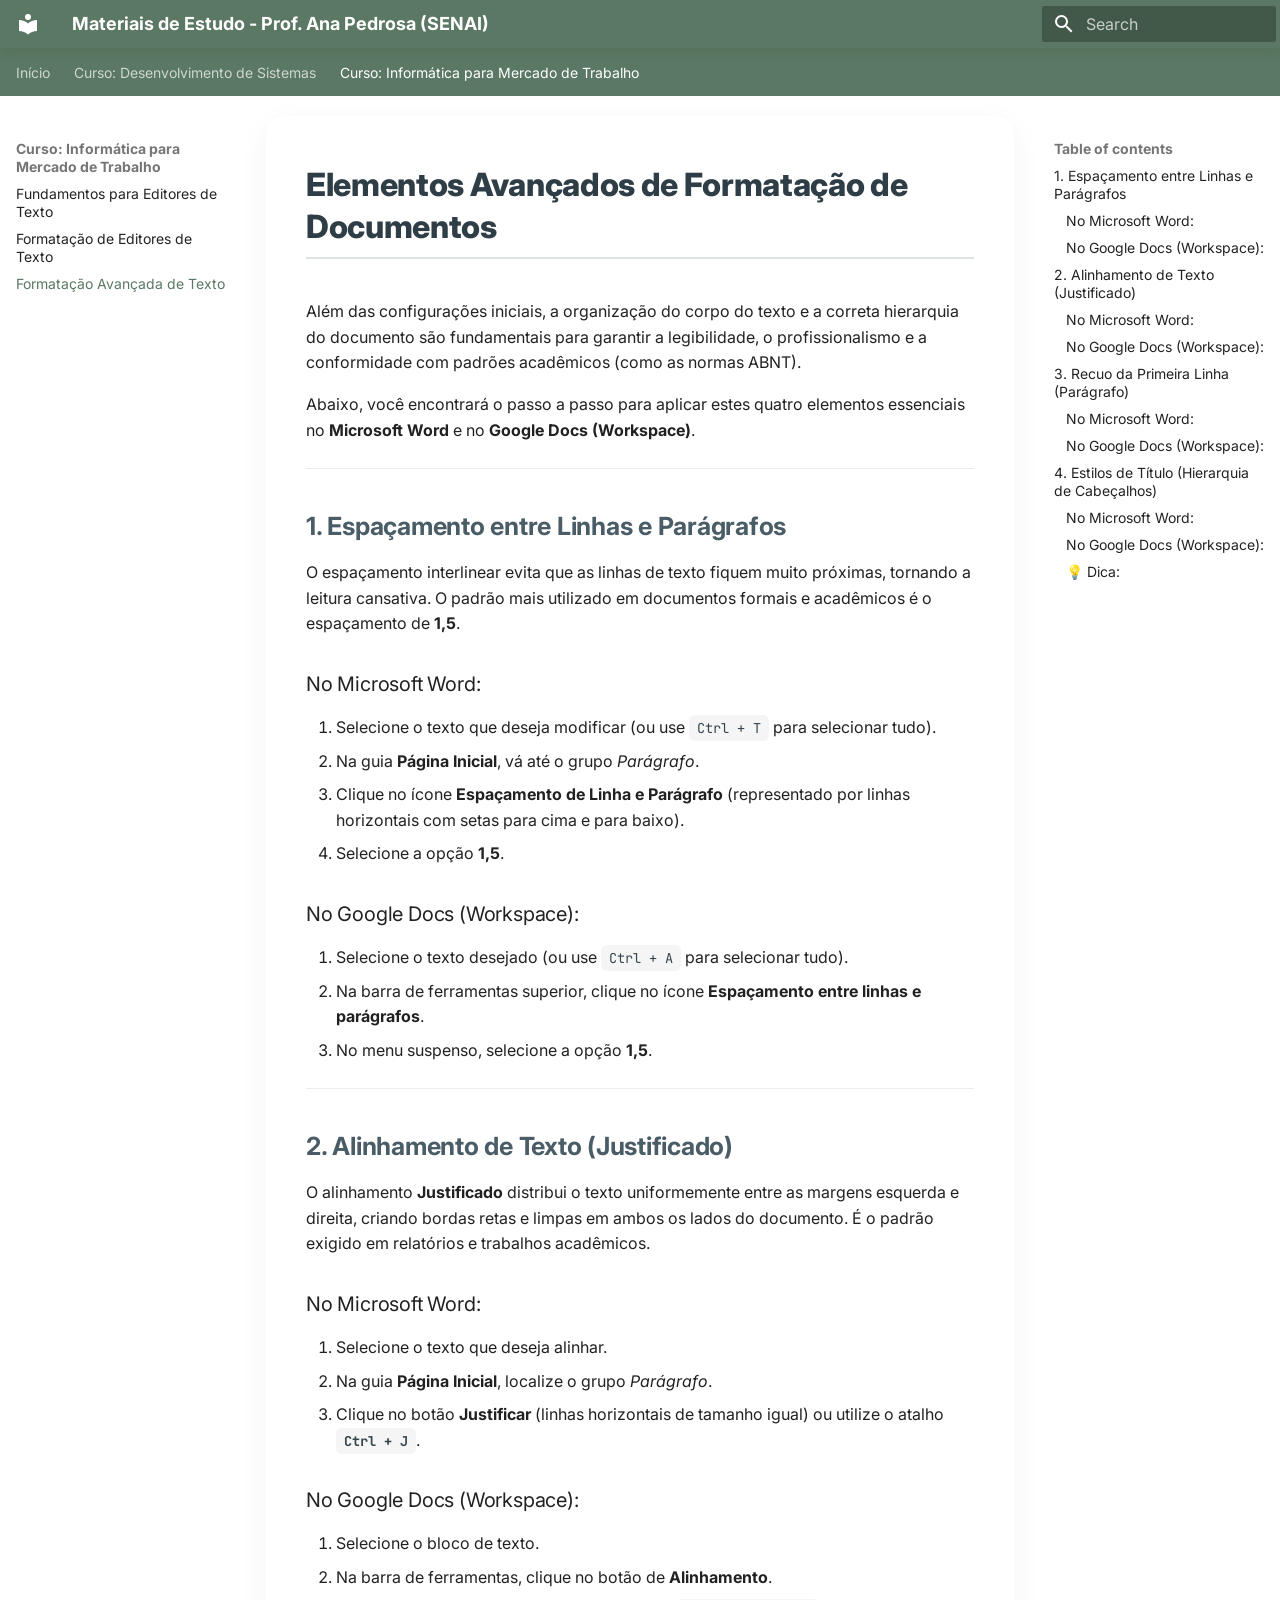
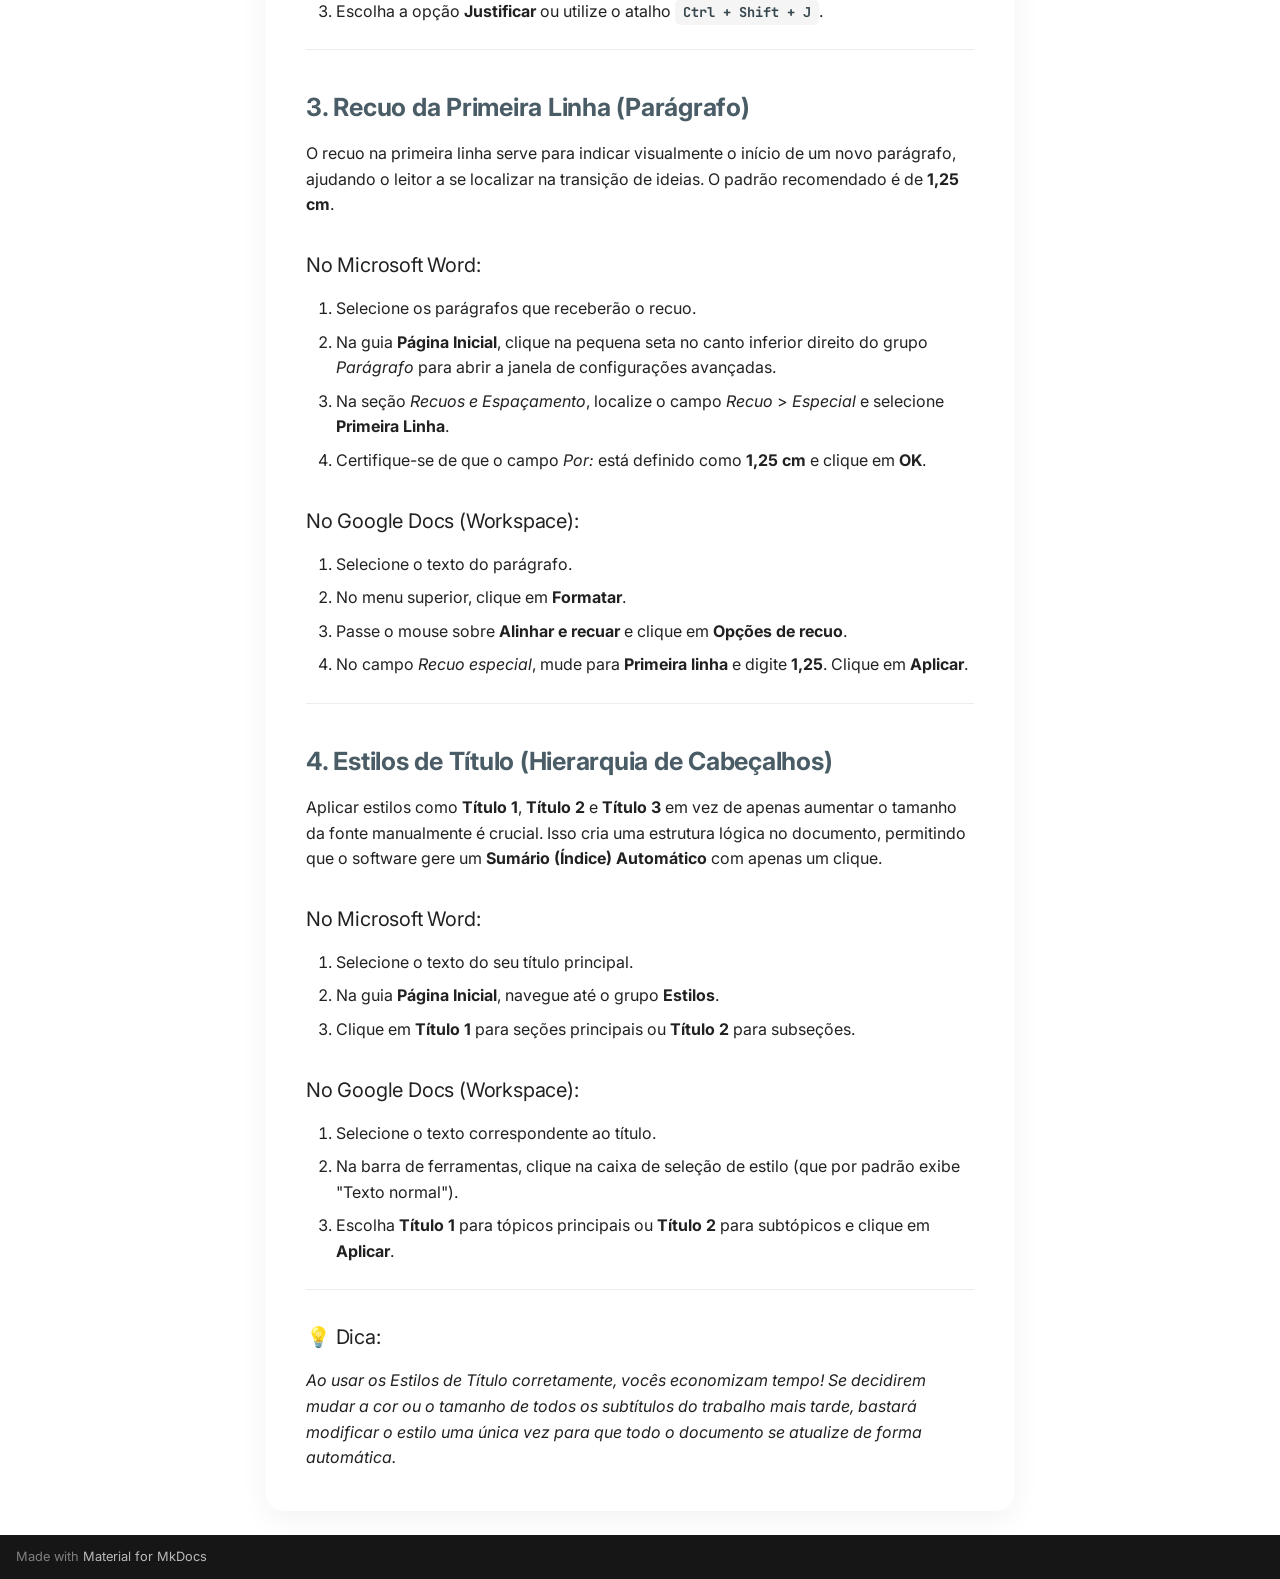
<file: IMT/aulas/aula03/index.html>
<!doctype html>
<html lang="en" class="no-js">
  <head>
    
      <meta charset="utf-8">
      <meta name="viewport" content="width=device-width,initial-scale=1">
      
      
      
      
        <link rel="prev" href="../aula02/">
      
      
      
        
      
      
      <link rel="icon" href="../../../assets/images/favicon.png">
      <meta name="generator" content="mkdocs-1.6.1, mkdocs-material-9.7.6">
    
    
      
        <title>Formatação Avançada de Texto - Materiais de Estudo - Prof. Ana Pedrosa (SENAI)</title>
      
    
    
      <link rel="stylesheet" href="../../../assets/stylesheets/main.484c7ddc.min.css">
      
      


    
    
      
    
    
      
        
        
        <link rel="preconnect" href="https://fonts.gstatic.com" crossorigin>
        <link rel="stylesheet" href="https://fonts.googleapis.com/css?family=Inter:300,300i,400,400i,700,700i%7CJetBrains+Mono:400,400i,700,700i&display=fallback">
        <style>:root{--md-text-font:"Inter";--md-code-font:"JetBrains Mono"}</style>
      
    
    
      <link rel="stylesheet" href="../../../stylesheets/style.css">
    
    <script>__md_scope=new URL("../../..",location),__md_hash=e=>[...e].reduce(((e,_)=>(e<<5)-e+_.charCodeAt(0)),0),__md_get=(e,_=localStorage,t=__md_scope)=>JSON.parse(_.getItem(t.pathname+"."+e)),__md_set=(e,_,t=localStorage,a=__md_scope)=>{try{t.setItem(a.pathname+"."+e,JSON.stringify(_))}catch(e){}}</script>
    
      

    
    
  </head>
  
  
    <body dir="ltr">
  
    
    <input class="md-toggle" data-md-toggle="drawer" type="checkbox" id="__drawer" autocomplete="off">
    <input class="md-toggle" data-md-toggle="search" type="checkbox" id="__search" autocomplete="off">
    <label class="md-overlay" for="__drawer"></label>
    <div data-md-component="skip">
      
        
        <a href="#elementos-avancados-de-formatacao-de-documentos" class="md-skip">
          Skip to content
        </a>
      
    </div>
    <div data-md-component="announce">
      
    </div>
    
    
      

<header class="md-header" data-md-component="header">
  <nav class="md-header__inner md-grid" aria-label="Header">
    <a href="../../.." title="Materiais de Estudo - Prof. Ana Pedrosa (SENAI)" class="md-header__button md-logo" aria-label="Materiais de Estudo - Prof. Ana Pedrosa (SENAI)" data-md-component="logo">
      
  
  <svg xmlns="http://www.w3.org/2000/svg" viewBox="0 0 24 24"><path d="M12 8a3 3 0 0 0 3-3 3 3 0 0 0-3-3 3 3 0 0 0-3 3 3 3 0 0 0 3 3m0 3.54C9.64 9.35 6.5 8 3 8v11c3.5 0 6.64 1.35 9 3.54 2.36-2.19 5.5-3.54 9-3.54V8c-3.5 0-6.64 1.35-9 3.54"/></svg>

    </a>
    <label class="md-header__button md-icon" for="__drawer">
      
      <svg xmlns="http://www.w3.org/2000/svg" viewBox="0 0 24 24"><path d="M3 6h18v2H3zm0 5h18v2H3zm0 5h18v2H3z"/></svg>
    </label>
    <div class="md-header__title" data-md-component="header-title">
      <div class="md-header__ellipsis">
        <div class="md-header__topic">
          <span class="md-ellipsis">
            Materiais de Estudo - Prof. Ana Pedrosa (SENAI)
          </span>
        </div>
        <div class="md-header__topic" data-md-component="header-topic">
          <span class="md-ellipsis">
            
              Formatação Avançada de Texto
            
          </span>
        </div>
      </div>
    </div>
    
    
      <script>var palette=__md_get("__palette");if(palette&&palette.color){if("(prefers-color-scheme)"===palette.color.media){var media=matchMedia("(prefers-color-scheme: light)"),input=document.querySelector(media.matches?"[data-md-color-media='(prefers-color-scheme: light)']":"[data-md-color-media='(prefers-color-scheme: dark)']");palette.color.media=input.getAttribute("data-md-color-media"),palette.color.scheme=input.getAttribute("data-md-color-scheme"),palette.color.primary=input.getAttribute("data-md-color-primary"),palette.color.accent=input.getAttribute("data-md-color-accent")}for(var[key,value]of Object.entries(palette.color))document.body.setAttribute("data-md-color-"+key,value)}</script>
    
    
    
      
      
        <label class="md-header__button md-icon" for="__search">
          
          <svg xmlns="http://www.w3.org/2000/svg" viewBox="0 0 24 24"><path d="M9.5 3A6.5 6.5 0 0 1 16 9.5c0 1.61-.59 3.09-1.56 4.23l.27.27h.79l5 5-1.5 1.5-5-5v-.79l-.27-.27A6.52 6.52 0 0 1 9.5 16 6.5 6.5 0 0 1 3 9.5 6.5 6.5 0 0 1 9.5 3m0 2C7 5 5 7 5 9.5S7 14 9.5 14 14 12 14 9.5 12 5 9.5 5"/></svg>
        </label>
        <div class="md-search" data-md-component="search" role="dialog">
  <label class="md-search__overlay" for="__search"></label>
  <div class="md-search__inner" role="search">
    <form class="md-search__form" name="search">
      <input type="text" class="md-search__input" name="query" aria-label="Search" placeholder="Search" autocapitalize="off" autocorrect="off" autocomplete="off" spellcheck="false" data-md-component="search-query" required>
      <label class="md-search__icon md-icon" for="__search">
        
        <svg xmlns="http://www.w3.org/2000/svg" viewBox="0 0 24 24"><path d="M9.5 3A6.5 6.5 0 0 1 16 9.5c0 1.61-.59 3.09-1.56 4.23l.27.27h.79l5 5-1.5 1.5-5-5v-.79l-.27-.27A6.52 6.52 0 0 1 9.5 16 6.5 6.5 0 0 1 3 9.5 6.5 6.5 0 0 1 9.5 3m0 2C7 5 5 7 5 9.5S7 14 9.5 14 14 12 14 9.5 12 5 9.5 5"/></svg>
        
        <svg xmlns="http://www.w3.org/2000/svg" viewBox="0 0 24 24"><path d="M20 11v2H8l5.5 5.5-1.42 1.42L4.16 12l7.92-7.92L13.5 5.5 8 11z"/></svg>
      </label>
      <nav class="md-search__options" aria-label="Search">
        
        <button type="reset" class="md-search__icon md-icon" title="Clear" aria-label="Clear" tabindex="-1">
          
          <svg xmlns="http://www.w3.org/2000/svg" viewBox="0 0 24 24"><path d="M19 6.41 17.59 5 12 10.59 6.41 5 5 6.41 10.59 12 5 17.59 6.41 19 12 13.41 17.59 19 19 17.59 13.41 12z"/></svg>
        </button>
      </nav>
      
    </form>
    <div class="md-search__output">
      <div class="md-search__scrollwrap" tabindex="0" data-md-scrollfix>
        <div class="md-search-result" data-md-component="search-result">
          <div class="md-search-result__meta">
            Initializing search
          </div>
          <ol class="md-search-result__list" role="presentation"></ol>
        </div>
      </div>
    </div>
  </div>
</div>
      
    
    
  </nav>
  
</header>
    
    <div class="md-container" data-md-component="container">
      
      
        
          
            
<nav class="md-tabs" aria-label="Tabs" data-md-component="tabs">
  <div class="md-grid">
    <ul class="md-tabs__list">
      
        
  
  
  
  
    
    
      <li class="md-tabs__item">
        <a href="../../../curso/cronograma/" class="md-tabs__link">
          
  
  
  Início

        </a>
      </li>
    
  

      
        
  
  
  
  
    
    
      
  
  
  
  
    
    
      <li class="md-tabs__item">
        <a href="../../../aulas/projeto_profile_digital/" class="md-tabs__link">
          
  
  
  Curso: Desenvolvimento de Sistemas

        </a>
      </li>
    
  

    
  

      
        
  
  
  
    
  
  
    
    
      <li class="md-tabs__item md-tabs__item--active">
        <a href="../aula01/" class="md-tabs__link">
          
  
  
  Curso: Informática para Mercado de Trabalho

        </a>
      </li>
    
  

      
    </ul>
  </div>
</nav>
          
        
      
      <main class="md-main" data-md-component="main">
        <div class="md-main__inner md-grid">
          
            
              
              <div class="md-sidebar md-sidebar--primary" data-md-component="sidebar" data-md-type="navigation" >
                <div class="md-sidebar__scrollwrap">
                  <div class="md-sidebar__inner">
                    


  


<nav class="md-nav md-nav--primary md-nav--lifted" aria-label="Navigation" data-md-level="0">
  <label class="md-nav__title" for="__drawer">
    <a href="../../.." title="Materiais de Estudo - Prof. Ana Pedrosa (SENAI)" class="md-nav__button md-logo" aria-label="Materiais de Estudo - Prof. Ana Pedrosa (SENAI)" data-md-component="logo">
      
  
  <svg xmlns="http://www.w3.org/2000/svg" viewBox="0 0 24 24"><path d="M12 8a3 3 0 0 0 3-3 3 3 0 0 0-3-3 3 3 0 0 0-3 3 3 3 0 0 0 3 3m0 3.54C9.64 9.35 6.5 8 3 8v11c3.5 0 6.64 1.35 9 3.54 2.36-2.19 5.5-3.54 9-3.54V8c-3.5 0-6.64 1.35-9 3.54"/></svg>

    </a>
    Materiais de Estudo - Prof. Ana Pedrosa (SENAI)
  </label>
  
  <ul class="md-nav__list" data-md-scrollfix>
    
      
      
  
  
  
  
    
    
    
    
      
      
        
      
    
    
    <li class="md-nav__item md-nav__item--nested">
      
        
        
        <input class="md-nav__toggle md-toggle " type="checkbox" id="__nav_1" >
        
          
          <label class="md-nav__link" for="__nav_1" id="__nav_1_label" tabindex="0">
            
  
  
  <span class="md-ellipsis">
    
  
    Início
  

    
  </span>
  
  

            <span class="md-nav__icon md-icon"></span>
          </label>
        
        <nav class="md-nav" data-md-level="1" aria-labelledby="__nav_1_label" aria-expanded="false">
          <label class="md-nav__title" for="__nav_1">
            <span class="md-nav__icon md-icon"></span>
            
  
    Início
  

          </label>
          <ul class="md-nav__list" data-md-scrollfix>
            
              
                
  
  
  
  
    <li class="md-nav__item">
      <a href="../../../curso/cronograma/" class="md-nav__link">
        
  
  
  <span class="md-ellipsis">
    
  
    Cronograma Geral
  

    
  </span>
  
  

      </a>
    </li>
  

              
            
          </ul>
        </nav>
      
    </li>
  

    
      
      
  
  
  
  
    
    
    
    
      
      
        
      
    
    
    <li class="md-nav__item md-nav__item--nested">
      
        
        
        <input class="md-nav__toggle md-toggle " type="checkbox" id="__nav_2" >
        
          
          <label class="md-nav__link" for="__nav_2" id="__nav_2_label" tabindex="0">
            
  
  
  <span class="md-ellipsis">
    
  
    Curso: Desenvolvimento de Sistemas
  

    
  </span>
  
  

            <span class="md-nav__icon md-icon"></span>
          </label>
        
        <nav class="md-nav" data-md-level="1" aria-labelledby="__nav_2_label" aria-expanded="false">
          <label class="md-nav__title" for="__nav_2">
            <span class="md-nav__icon md-icon"></span>
            
  
    Curso: Desenvolvimento de Sistemas
  

          </label>
          <ul class="md-nav__list" data-md-scrollfix>
            
              
                
  
  
  
  
    
    
    
    
      
      
        
      
    
    
    <li class="md-nav__item md-nav__item--nested">
      
        
        
        <input class="md-nav__toggle md-toggle " type="checkbox" id="__nav_2_1" >
        
          
          <label class="md-nav__link" for="__nav_2_1" id="__nav_2_1_label" tabindex="0">
            
  
  
  <span class="md-ellipsis">
    
  
    Módulos
  

    
  </span>
  
  

            <span class="md-nav__icon md-icon"></span>
          </label>
        
        <nav class="md-nav" data-md-level="2" aria-labelledby="__nav_2_1_label" aria-expanded="false">
          <label class="md-nav__title" for="__nav_2_1">
            <span class="md-nav__icon md-icon"></span>
            
  
    Módulos
  

          </label>
          <ul class="md-nav__list" data-md-scrollfix>
            
              
                
  
  
  
  
    <li class="md-nav__item">
      <a href="../../../aulas/projeto_profile_digital/" class="md-nav__link">
        
  
  
  <span class="md-ellipsis">
    
  
    Módulo FrontEnd
  

    
  </span>
  
  

      </a>
    </li>
  

              
            
          </ul>
        </nav>
      
    </li>
  

              
            
              
                
  
  
  
  
    
    
    
    
      
      
        
      
    
    
    <li class="md-nav__item md-nav__item--nested">
      
        
        
        <input class="md-nav__toggle md-toggle " type="checkbox" id="__nav_2_2" >
        
          
          <label class="md-nav__link" for="__nav_2_2" id="__nav_2_2_label" tabindex="0">
            
  
  
  <span class="md-ellipsis">
    
  
    Material de Apoio
  

    
  </span>
  
  

            <span class="md-nav__icon md-icon"></span>
          </label>
        
        <nav class="md-nav" data-md-level="2" aria-labelledby="__nav_2_2_label" aria-expanded="false">
          <label class="md-nav__title" for="__nav_2_2">
            <span class="md-nav__icon md-icon"></span>
            
  
    Material de Apoio
  

          </label>
          <ul class="md-nav__list" data-md-scrollfix>
            
              
                
  
  
  
  
    <li class="md-nav__item">
      <a href="../../../material/html/" class="md-nav__link">
        
  
  
  <span class="md-ellipsis">
    
  
    HTML
  

    
  </span>
  
  

      </a>
    </li>
  

              
            
              
                
  
  
  
  
    <li class="md-nav__item">
      <a href="../../../material/css/" class="md-nav__link">
        
  
  
  <span class="md-ellipsis">
    
  
    CSS
  

    
  </span>
  
  

      </a>
    </li>
  

              
            
              
                
  
  
  
  
    <li class="md-nav__item">
      <a href="../../../material/javascript.md" class="md-nav__link">
        
  
  
  <span class="md-ellipsis">
    
  
    JavaScript
  

    
  </span>
  
  

      </a>
    </li>
  

              
            
              
                
  
  
  
  
    <li class="md-nav__item">
      <a href="../../../material/git/" class="md-nav__link">
        
  
  
  <span class="md-ellipsis">
    
  
    Git
  

    
  </span>
  
  

      </a>
    </li>
  

              
            
          </ul>
        </nav>
      
    </li>
  

              
            
              
                
  
  
  
  
    
    
    
    
      
      
        
      
    
    
    <li class="md-nav__item md-nav__item--nested">
      
        
        
        <input class="md-nav__toggle md-toggle " type="checkbox" id="__nav_2_3" >
        
          
          <label class="md-nav__link" for="__nav_2_3" id="__nav_2_3_label" tabindex="0">
            
  
  
  <span class="md-ellipsis">
    
  
    Exercícios
  

    
  </span>
  
  

            <span class="md-nav__icon md-icon"></span>
          </label>
        
        <nav class="md-nav" data-md-level="2" aria-labelledby="__nav_2_3_label" aria-expanded="false">
          <label class="md-nav__title" for="__nav_2_3">
            <span class="md-nav__icon md-icon"></span>
            
  
    Exercícios
  

          </label>
          <ul class="md-nav__list" data-md-scrollfix>
            
              
                
  
  
  
  
    <li class="md-nav__item">
      <a href="../../../exercicios/lista01.md" class="md-nav__link">
        
  
  
  <span class="md-ellipsis">
    
  
    Lista 01
  

    
  </span>
  
  

      </a>
    </li>
  

              
            
              
                
  
  
  
  
    <li class="md-nav__item">
      <a href="../../../exercicios/lista02.md" class="md-nav__link">
        
  
  
  <span class="md-ellipsis">
    
  
    Lista 02
  

    
  </span>
  
  

      </a>
    </li>
  

              
            
          </ul>
        </nav>
      
    </li>
  

              
            
          </ul>
        </nav>
      
    </li>
  

    
      
      
  
  
    
  
  
  
    
    
    
    
      
        
        
      
      
        
      
    
    
    <li class="md-nav__item md-nav__item--active md-nav__item--section md-nav__item--nested">
      
        
        
        <input class="md-nav__toggle md-toggle " type="checkbox" id="__nav_3" checked>
        
          
          <label class="md-nav__link" for="__nav_3" id="__nav_3_label" tabindex="">
            
  
  
  <span class="md-ellipsis">
    
  
    Curso: Informática para Mercado de Trabalho
  

    
  </span>
  
  

            <span class="md-nav__icon md-icon"></span>
          </label>
        
        <nav class="md-nav" data-md-level="1" aria-labelledby="__nav_3_label" aria-expanded="true">
          <label class="md-nav__title" for="__nav_3">
            <span class="md-nav__icon md-icon"></span>
            
  
    Curso: Informática para Mercado de Trabalho
  

          </label>
          <ul class="md-nav__list" data-md-scrollfix>
            
              
                
  
  
  
  
    <li class="md-nav__item">
      <a href="../aula01/" class="md-nav__link">
        
  
  
  <span class="md-ellipsis">
    
  
    Fundamentos para Editores de Texto
  

    
  </span>
  
  

      </a>
    </li>
  

              
            
              
                
  
  
  
  
    <li class="md-nav__item">
      <a href="../aula02/" class="md-nav__link">
        
  
  
  <span class="md-ellipsis">
    
  
    Formatação de Editores de Texto
  

    
  </span>
  
  

      </a>
    </li>
  

              
            
              
                
  
  
    
  
  
  
    <li class="md-nav__item md-nav__item--active">
      
      <input class="md-nav__toggle md-toggle" type="checkbox" id="__toc">
      
      
        
      
      
        <label class="md-nav__link md-nav__link--active" for="__toc">
          
  
  
  <span class="md-ellipsis">
    
  
    Formatação Avançada de Texto
  

    
  </span>
  
  

          <span class="md-nav__icon md-icon"></span>
        </label>
      
      <a href="./" class="md-nav__link md-nav__link--active">
        
  
  
  <span class="md-ellipsis">
    
  
    Formatação Avançada de Texto
  

    
  </span>
  
  

      </a>
      
        

<nav class="md-nav md-nav--secondary" aria-label="Table of contents">
  
  
  
    
  
  
    <label class="md-nav__title" for="__toc">
      <span class="md-nav__icon md-icon"></span>
      Table of contents
    </label>
    <ul class="md-nav__list" data-md-component="toc" data-md-scrollfix>
      
        <li class="md-nav__item">
  <a href="#1-espacamento-entre-linhas-e-paragrafos" class="md-nav__link">
    <span class="md-ellipsis">
      
        1. Espaçamento entre Linhas e Parágrafos
      
    </span>
  </a>
  
    <nav class="md-nav" aria-label="1. Espaçamento entre Linhas e Parágrafos">
      <ul class="md-nav__list">
        
          <li class="md-nav__item">
  <a href="#no-microsoft-word" class="md-nav__link">
    <span class="md-ellipsis">
      
        No Microsoft Word:
      
    </span>
  </a>
  
</li>
        
          <li class="md-nav__item">
  <a href="#no-google-docs-workspace" class="md-nav__link">
    <span class="md-ellipsis">
      
        No Google Docs (Workspace):
      
    </span>
  </a>
  
</li>
        
      </ul>
    </nav>
  
</li>
      
        <li class="md-nav__item">
  <a href="#2-alinhamento-de-texto-justificado" class="md-nav__link">
    <span class="md-ellipsis">
      
        2. Alinhamento de Texto (Justificado)
      
    </span>
  </a>
  
    <nav class="md-nav" aria-label="2. Alinhamento de Texto (Justificado)">
      <ul class="md-nav__list">
        
          <li class="md-nav__item">
  <a href="#no-microsoft-word_1" class="md-nav__link">
    <span class="md-ellipsis">
      
        No Microsoft Word:
      
    </span>
  </a>
  
</li>
        
          <li class="md-nav__item">
  <a href="#no-google-docs-workspace_1" class="md-nav__link">
    <span class="md-ellipsis">
      
        No Google Docs (Workspace):
      
    </span>
  </a>
  
</li>
        
      </ul>
    </nav>
  
</li>
      
        <li class="md-nav__item">
  <a href="#3-recuo-da-primeira-linha-paragrafo" class="md-nav__link">
    <span class="md-ellipsis">
      
        3. Recuo da Primeira Linha (Parágrafo)
      
    </span>
  </a>
  
    <nav class="md-nav" aria-label="3. Recuo da Primeira Linha (Parágrafo)">
      <ul class="md-nav__list">
        
          <li class="md-nav__item">
  <a href="#no-microsoft-word_2" class="md-nav__link">
    <span class="md-ellipsis">
      
        No Microsoft Word:
      
    </span>
  </a>
  
</li>
        
          <li class="md-nav__item">
  <a href="#no-google-docs-workspace_2" class="md-nav__link">
    <span class="md-ellipsis">
      
        No Google Docs (Workspace):
      
    </span>
  </a>
  
</li>
        
      </ul>
    </nav>
  
</li>
      
        <li class="md-nav__item">
  <a href="#4-estilos-de-titulo-hierarquia-de-cabecalhos" class="md-nav__link">
    <span class="md-ellipsis">
      
        4. Estilos de Título (Hierarquia de Cabeçalhos)
      
    </span>
  </a>
  
    <nav class="md-nav" aria-label="4. Estilos de Título (Hierarquia de Cabeçalhos)">
      <ul class="md-nav__list">
        
          <li class="md-nav__item">
  <a href="#no-microsoft-word_3" class="md-nav__link">
    <span class="md-ellipsis">
      
        No Microsoft Word:
      
    </span>
  </a>
  
</li>
        
          <li class="md-nav__item">
  <a href="#no-google-docs-workspace_3" class="md-nav__link">
    <span class="md-ellipsis">
      
        No Google Docs (Workspace):
      
    </span>
  </a>
  
</li>
        
          <li class="md-nav__item">
  <a href="#dica" class="md-nav__link">
    <span class="md-ellipsis">
      
        💡 Dica:
      
    </span>
  </a>
  
</li>
        
      </ul>
    </nav>
  
</li>
      
    </ul>
  
</nav>
      
    </li>
  

              
            
          </ul>
        </nav>
      
    </li>
  

    
  </ul>
</nav>
                  </div>
                </div>
              </div>
            
            
              
              <div class="md-sidebar md-sidebar--secondary" data-md-component="sidebar" data-md-type="toc" >
                <div class="md-sidebar__scrollwrap">
                  <div class="md-sidebar__inner">
                    

<nav class="md-nav md-nav--secondary" aria-label="Table of contents">
  
  
  
    
  
  
    <label class="md-nav__title" for="__toc">
      <span class="md-nav__icon md-icon"></span>
      Table of contents
    </label>
    <ul class="md-nav__list" data-md-component="toc" data-md-scrollfix>
      
        <li class="md-nav__item">
  <a href="#1-espacamento-entre-linhas-e-paragrafos" class="md-nav__link">
    <span class="md-ellipsis">
      
        1. Espaçamento entre Linhas e Parágrafos
      
    </span>
  </a>
  
    <nav class="md-nav" aria-label="1. Espaçamento entre Linhas e Parágrafos">
      <ul class="md-nav__list">
        
          <li class="md-nav__item">
  <a href="#no-microsoft-word" class="md-nav__link">
    <span class="md-ellipsis">
      
        No Microsoft Word:
      
    </span>
  </a>
  
</li>
        
          <li class="md-nav__item">
  <a href="#no-google-docs-workspace" class="md-nav__link">
    <span class="md-ellipsis">
      
        No Google Docs (Workspace):
      
    </span>
  </a>
  
</li>
        
      </ul>
    </nav>
  
</li>
      
        <li class="md-nav__item">
  <a href="#2-alinhamento-de-texto-justificado" class="md-nav__link">
    <span class="md-ellipsis">
      
        2. Alinhamento de Texto (Justificado)
      
    </span>
  </a>
  
    <nav class="md-nav" aria-label="2. Alinhamento de Texto (Justificado)">
      <ul class="md-nav__list">
        
          <li class="md-nav__item">
  <a href="#no-microsoft-word_1" class="md-nav__link">
    <span class="md-ellipsis">
      
        No Microsoft Word:
      
    </span>
  </a>
  
</li>
        
          <li class="md-nav__item">
  <a href="#no-google-docs-workspace_1" class="md-nav__link">
    <span class="md-ellipsis">
      
        No Google Docs (Workspace):
      
    </span>
  </a>
  
</li>
        
      </ul>
    </nav>
  
</li>
      
        <li class="md-nav__item">
  <a href="#3-recuo-da-primeira-linha-paragrafo" class="md-nav__link">
    <span class="md-ellipsis">
      
        3. Recuo da Primeira Linha (Parágrafo)
      
    </span>
  </a>
  
    <nav class="md-nav" aria-label="3. Recuo da Primeira Linha (Parágrafo)">
      <ul class="md-nav__list">
        
          <li class="md-nav__item">
  <a href="#no-microsoft-word_2" class="md-nav__link">
    <span class="md-ellipsis">
      
        No Microsoft Word:
      
    </span>
  </a>
  
</li>
        
          <li class="md-nav__item">
  <a href="#no-google-docs-workspace_2" class="md-nav__link">
    <span class="md-ellipsis">
      
        No Google Docs (Workspace):
      
    </span>
  </a>
  
</li>
        
      </ul>
    </nav>
  
</li>
      
        <li class="md-nav__item">
  <a href="#4-estilos-de-titulo-hierarquia-de-cabecalhos" class="md-nav__link">
    <span class="md-ellipsis">
      
        4. Estilos de Título (Hierarquia de Cabeçalhos)
      
    </span>
  </a>
  
    <nav class="md-nav" aria-label="4. Estilos de Título (Hierarquia de Cabeçalhos)">
      <ul class="md-nav__list">
        
          <li class="md-nav__item">
  <a href="#no-microsoft-word_3" class="md-nav__link">
    <span class="md-ellipsis">
      
        No Microsoft Word:
      
    </span>
  </a>
  
</li>
        
          <li class="md-nav__item">
  <a href="#no-google-docs-workspace_3" class="md-nav__link">
    <span class="md-ellipsis">
      
        No Google Docs (Workspace):
      
    </span>
  </a>
  
</li>
        
          <li class="md-nav__item">
  <a href="#dica" class="md-nav__link">
    <span class="md-ellipsis">
      
        💡 Dica:
      
    </span>
  </a>
  
</li>
        
      </ul>
    </nav>
  
</li>
      
    </ul>
  
</nav>
                  </div>
                </div>
              </div>
            
          
          
            <div class="md-content" data-md-component="content">
              
              <article class="md-content__inner md-typeset">
                
                  



<h1 id="elementos-avancados-de-formatacao-de-documentos">Elementos Avançados de Formatação de Documentos</h1>
<p>Além das configurações iniciais, a organização do corpo do texto e a correta hierarquia do documento são fundamentais para garantir a legibilidade, o profissionalismo e a conformidade com padrões acadêmicos (como as normas ABNT).</p>
<p>Abaixo, você encontrará o passo a passo para aplicar estes quatro elementos essenciais no <strong>Microsoft Word</strong> e no <strong>Google Docs (Workspace)</strong>.</p>
<hr />
<h2 id="1-espacamento-entre-linhas-e-paragrafos">1. Espaçamento entre Linhas e Parágrafos</h2>
<p>O espaçamento interlinear evita que as linhas de texto fiquem muito próximas, tornando a leitura cansativa. O padrão mais utilizado em documentos formais e acadêmicos é o espaçamento de <strong>1,5</strong>.</p>
<h3 id="no-microsoft-word">No Microsoft Word:</h3>
<ol>
<li>Selecione o texto que deseja modificar (ou use <code>Ctrl + T</code> para selecionar tudo).</li>
<li>Na guia <strong>Página Inicial</strong>, vá até o grupo <em>Parágrafo</em>.</li>
<li>Clique no ícone <strong>Espaçamento de Linha e Parágrafo</strong> (representado por linhas horizontais com setas para cima e para baixo).</li>
<li>Selecione a opção <strong>1,5</strong>.</li>
</ol>
<h3 id="no-google-docs-workspace">No Google Docs (Workspace):</h3>
<ol>
<li>Selecione o texto desejado (ou use <code>Ctrl + A</code> para selecionar tudo).</li>
<li>Na barra de ferramentas superior, clique no ícone <strong>Espaçamento entre linhas e parágrafos</strong>.</li>
<li>No menu suspenso, selecione a opção <strong>1,5</strong>.</li>
</ol>
<hr />
<h2 id="2-alinhamento-de-texto-justificado">2. Alinhamento de Texto (Justificado)</h2>
<p>O alinhamento <strong>Justificado</strong> distribui o texto uniformemente entre as margens esquerda e direita, criando bordas retas e limpas em ambos os lados do documento. É o padrão exigido em relatórios e trabalhos acadêmicos.</p>
<h3 id="no-microsoft-word_1">No Microsoft Word:</h3>
<ol>
<li>Selecione o texto que deseja alinhar.</li>
<li>Na guia <strong>Página Inicial</strong>, localize o grupo <em>Parágrafo</em>.</li>
<li>Clique no botão <strong>Justificar</strong> (linhas horizontais de tamanho igual) ou utilize o atalho <strong><code>Ctrl + J</code></strong>.</li>
</ol>
<h3 id="no-google-docs-workspace_1">No Google Docs (Workspace):</h3>
<ol>
<li>Selecione o bloco de texto.</li>
<li>Na barra de ferramentas, clique no botão de <strong>Alinhamento</strong>.</li>
<li>Escolha a opção <strong>Justificar</strong> ou utilize o atalho <strong><code>Ctrl + Shift + J</code></strong>.</li>
</ol>
<hr />
<h2 id="3-recuo-da-primeira-linha-paragrafo">3. Recuo da Primeira Linha (Parágrafo)</h2>
<p>O recuo na primeira linha serve para indicar visualmente o início de um novo parágrafo, ajudando o leitor a se localizar na transição de ideias. O padrão recomendado é de <strong>1,25 cm</strong>.</p>
<h3 id="no-microsoft-word_2">No Microsoft Word:</h3>
<ol>
<li>Selecione os parágrafos que receberão o recuo.</li>
<li>Na guia <strong>Página Inicial</strong>, clique na pequena seta no canto inferior direito do grupo <em>Parágrafo</em> para abrir a janela de configurações avançadas.</li>
<li>Na seção <em>Recuos e Espaçamento</em>, localize o campo <em>Recuo</em> &gt; <em>Especial</em> e selecione <strong>Primeira Linha</strong>.</li>
<li>Certifique-se de que o campo <em>Por:</em> está definido como <strong>1,25 cm</strong> e clique em <strong>OK</strong>.</li>
</ol>
<h3 id="no-google-docs-workspace_2">No Google Docs (Workspace):</h3>
<ol>
<li>Selecione o texto do parágrafo.</li>
<li>No menu superior, clique em <strong>Formatar</strong>.</li>
<li>Passe o mouse sobre <strong>Alinhar e recuar</strong> e clique em <strong>Opções de recuo</strong>.</li>
<li>No campo <em>Recuo especial</em>, mude para <strong>Primeira linha</strong> e digite <strong>1,25</strong>. Clique em <strong>Aplicar</strong>.</li>
</ol>
<hr />
<h2 id="4-estilos-de-titulo-hierarquia-de-cabecalhos">4. Estilos de Título (Hierarquia de Cabeçalhos)</h2>
<p>Aplicar estilos como <strong>Título 1</strong>, <strong>Título 2</strong> e <strong>Título 3</strong> em vez de apenas aumentar o tamanho da fonte manualmente é crucial. Isso cria uma estrutura lógica no documento, permitindo que o software gere um <strong>Sumário (Índice) Automático</strong> com apenas um clique.</p>
<h3 id="no-microsoft-word_3">No Microsoft Word:</h3>
<ol>
<li>Selecione o texto do seu título principal.</li>
<li>Na guia <strong>Página Inicial</strong>, navegue até o grupo <strong>Estilos</strong>.</li>
<li>Clique em <strong>Título 1</strong> para seções principais ou <strong>Título 2</strong> para subseções.</li>
</ol>
<h3 id="no-google-docs-workspace_3">No Google Docs (Workspace):</h3>
<ol>
<li>Selecione o texto correspondente ao título.</li>
<li>Na barra de ferramentas, clique na caixa de seleção de estilo (que por padrão exibe "Texto normal").</li>
<li>Escolha <strong>Título 1</strong> para tópicos principais ou <strong>Título 2</strong> para subtópicos e clique em <strong>Aplicar</strong>.</li>
</ol>
<hr />
<h3 id="dica">💡 Dica:</h3>
<p><em>Ao usar os Estilos de Título corretamente, vocês economizam tempo! Se decidirem mudar a cor ou o tamanho de todos os subtítulos do trabalho mais tarde, bastará modificar o estilo uma única vez para que todo o documento se atualize de forma automática.</em></p>












                
              </article>
            </div>
          
          
<script>var target=document.getElementById(location.hash.slice(1));target&&target.name&&(target.checked=target.name.startsWith("__tabbed_"))</script>
        </div>
        
          <button type="button" class="md-top md-icon" data-md-component="top" hidden>
  
  <svg xmlns="http://www.w3.org/2000/svg" viewBox="0 0 24 24"><path d="M13 20h-2V8l-5.5 5.5-1.42-1.42L12 4.16l7.92 7.92-1.42 1.42L13 8z"/></svg>
  Back to top
</button>
        
      </main>
      
        <footer class="md-footer">
  
  <div class="md-footer-meta md-typeset">
    <div class="md-footer-meta__inner md-grid">
      <div class="md-copyright">
  
  
    Made with
    <a href="https://squidfunk.github.io/mkdocs-material/" target="_blank" rel="noopener">
      Material for MkDocs
    </a>
  
</div>
      
    </div>
  </div>
</footer>
      
    </div>
    <div class="md-dialog" data-md-component="dialog">
      <div class="md-dialog__inner md-typeset"></div>
    </div>
    
    
    
      
      
      <script id="__config" type="application/json">{"annotate": null, "base": "../../..", "features": ["navigation.tabs", "navigation.sections", "navigation.top", "content.code.copy", "search.highlight", "content.action.view"], "search": "../../../assets/javascripts/workers/search.2c215733.min.js", "tags": null, "translations": {"clipboard.copied": "Copied to clipboard", "clipboard.copy": "Copy to clipboard", "search.result.more.one": "1 more on this page", "search.result.more.other": "# more on this page", "search.result.none": "No matching documents", "search.result.one": "1 matching document", "search.result.other": "# matching documents", "search.result.placeholder": "Type to start searching", "search.result.term.missing": "Missing", "select.version": "Select version"}, "version": null}</script>
    
    
      <script src="../../../assets/javascripts/bundle.79ae519e.min.js"></script>
      
    
  </body>
</html>
</file>
<file: stylesheets/style.css>
:root {
    /* Paleta principal */
    --md-primary-fg-color: #5A7863;
    --md-primary-fg-color--light: #7E9A86;
    --md-primary-fg-color--dark: #435A4B;

    --md-accent-fg-color: #3B4953;

    /* Bordas */
    --border-radius: 14px;
}

/* Fonte geral */
body {
    font-family: "Inter", sans-serif;
    font-weight: 400;
}

/* Largura máxima do conteúdo */
.md-grid {
    max-width: 1500px;
}

/* Cabeçalho */
.md-header {
    backdrop-filter: blur(12px);
    box-shadow: 0 2px 15px rgba(0, 0, 0, 0.08);
}

/* Sidebar */
.md-sidebar__scrollwrap {
    scrollbar-width: thin;
}

/* Conteúdo principal */
.md-content {
    line-height: 1.8;
}

/* Títulos */
.md-typeset h1 {
    font-weight: 800;
    color: #2F3E46;
    border-bottom: 2px solid rgba(90, 120, 99, 0.2);
    padding-bottom: 0.5rem;
}

.md-typeset h2 {
    font-weight: 700;
    color: #4A5D67;
}

/* Cards para admonitions */
.md-typeset .admonition,
.md-typeset details {
    border-radius: var(--border-radius);
    box-shadow: 0 4px 15px rgba(0, 0, 0, 0.05);
}

/* Blocos de código */
.highlight pre {
    border-radius: var(--border-radius);
    padding: 1rem;
    border: 1px solid rgba(90, 120, 99, 0.15);
    box-shadow: 0 6px 20px rgba(0, 0, 0, 0.08);
}

/* Código inline */
.md-typeset code {
    border-radius: 6px;
    padding: 0.2rem 0.4rem;
}

/* Tabelas */
.md-typeset table:not([class]) {
    border-radius: var(--border-radius);
    overflow: hidden;
    box-shadow: 0 4px 12px rgba(0, 0, 0, 0.05);
}

/* Links */
.md-typeset a {
    transition: all 0.2s ease;
}

.md-typeset a:hover {
    opacity: 0.8;
}

/* Botão voltar ao topo */
.md-top {
    border-radius: 50%;
}

.md-main__inner {
    margin-top: 1rem;
}

.md-content__inner {
    background: white;
    border-radius: 18px;
    padding: 2rem;
    box-shadow: 0 8px 30px rgba(0, 0, 0, 0.05);
}
</file>
<file: assets/stylesheets/main.484c7ddc.min.css>
@charset "UTF-8";html{-webkit-text-size-adjust:none;-moz-text-size-adjust:none;text-size-adjust:none;box-sizing:border-box}*,:after,:before{box-sizing:inherit}@media (prefers-reduced-motion){*,:after,:before{transition:none!important}}body{margin:0}a,button,input,label{-webkit-tap-highlight-color:transparent}a{color:inherit;text-decoration:none}hr{border:0;box-sizing:initial;display:block;height:.05rem;overflow:visible;padding:0}small{font-size:80%}sub,sup{line-height:1em}img{border-style:none}table{border-collapse:initial;border-spacing:0}td,th{font-weight:400;vertical-align:top}button{background:#0000;border:0;font-family:inherit;font-size:inherit;margin:0;padding:0}input{border:0;outline:none}:root{--md-primary-fg-color:#4051b5;--md-primary-fg-color--light:#5d6cc0;--md-primary-fg-color--dark:#303fa1;--md-primary-bg-color:#fff;--md-primary-bg-color--light:#ffffffb3;--md-accent-fg-color:#526cfe;--md-accent-fg-color--transparent:#526cfe1a;--md-accent-bg-color:#fff;--md-accent-bg-color--light:#ffffffb3}[data-md-color-scheme=default]{color-scheme:light}[data-md-color-scheme=default] img[src$="#gh-dark-mode-only"],[data-md-color-scheme=default] img[src$="#only-dark"]{display:none}:root,[data-md-color-scheme=default]{--md-hue:225deg;--md-default-fg-color:#000000de;--md-default-fg-color--light:#0000008a;--md-default-fg-color--lighter:#00000052;--md-default-fg-color--lightest:#00000012;--md-default-bg-color:#fff;--md-default-bg-color--light:#ffffffb3;--md-default-bg-color--lighter:#ffffff4d;--md-default-bg-color--lightest:#ffffff1f;--md-code-fg-color:#36464e;--md-code-bg-color:#f5f5f5;--md-code-bg-color--light:#f5f5f5b3;--md-code-bg-color--lighter:#f5f5f54d;--md-code-hl-color:#4287ff;--md-code-hl-color--light:#4287ff1a;--md-code-hl-number-color:#d52a2a;--md-code-hl-special-color:#db1457;--md-code-hl-function-color:#a846b9;--md-code-hl-constant-color:#6e59d9;--md-code-hl-keyword-color:#3f6ec6;--md-code-hl-string-color:#1c7d4d;--md-code-hl-name-color:var(--md-code-fg-color);--md-code-hl-operator-color:var(--md-default-fg-color--light);--md-code-hl-punctuation-color:var(--md-default-fg-color--light);--md-code-hl-comment-color:var(--md-default-fg-color--light);--md-code-hl-generic-color:var(--md-default-fg-color--light);--md-code-hl-variable-color:var(--md-default-fg-color--light);--md-typeset-color:var(--md-default-fg-color);--md-typeset-a-color:var(--md-primary-fg-color);--md-typeset-del-color:#f5503d26;--md-typeset-ins-color:#0bd57026;--md-typeset-kbd-color:#fafafa;--md-typeset-kbd-accent-color:#fff;--md-typeset-kbd-border-color:#b8b8b8;--md-typeset-mark-color:#ffff0080;--md-typeset-table-color:#0000001f;--md-typeset-table-color--light:rgba(0,0,0,.035);--md-admonition-fg-color:var(--md-default-fg-color);--md-admonition-bg-color:var(--md-default-bg-color);--md-warning-fg-color:#000000de;--md-warning-bg-color:#ff9;--md-footer-fg-color:#fff;--md-footer-fg-color--light:#ffffffb3;--md-footer-fg-color--lighter:#ffffff73;--md-footer-bg-color:#000000de;--md-footer-bg-color--dark:#00000052;--md-shadow-z1:0 0.2rem 0.5rem #0000000d,0 0 0.05rem #0000001a;--md-shadow-z2:0 0.2rem 0.5rem #0000001a,0 0 0.05rem #00000040;--md-shadow-z3:0 0.2rem 0.5rem #0003,0 0 0.05rem #00000059}.md-icon svg{fill:currentcolor;display:block;height:1.2rem;width:1.2rem}body{-webkit-font-smoothing:antialiased;-moz-osx-font-smoothing:grayscale;--md-text-font-family:var(--md-text-font,_),-apple-system,BlinkMacSystemFont,Helvetica,Arial,sans-serif;--md-code-font-family:var(--md-code-font,_),SFMono-Regular,Consolas,Menlo,monospace}aside,body,input{font-feature-settings:"kern","liga";color:var(--md-typeset-color);font-family:var(--md-text-font-family)}code,kbd,pre{font-feature-settings:"kern";font-family:var(--md-code-font-family)}:root{--md-typeset-table-sort-icon:url('data:image/svg+xml;charset=utf-8,<svg xmlns="http://www.w3.org/2000/svg" viewBox="0 0 24 24"><path d="m18 21-4-4h3V7h-3l4-4 4 4h-3v10h3M2 19v-2h10v2M2 13v-2h7v2M2 7V5h4v2z"/></svg>');--md-typeset-table-sort-icon--asc:url('data:image/svg+xml;charset=utf-8,<svg xmlns="http://www.w3.org/2000/svg" viewBox="0 0 24 24"><path d="M19 17h3l-4 4-4-4h3V3h2M2 17h10v2H2M6 5v2H2V5m0 6h7v2H2z"/></svg>');--md-typeset-table-sort-icon--desc:url('data:image/svg+xml;charset=utf-8,<svg xmlns="http://www.w3.org/2000/svg" viewBox="0 0 24 24"><path d="M19 7h3l-4-4-4 4h3v14h2M2 17h10v2H2M6 5v2H2V5m0 6h7v2H2z"/></svg>')}.md-typeset{-webkit-print-color-adjust:exact;color-adjust:exact;font-size:.8rem;line-height:1.6;overflow-wrap:break-word}@media print{.md-typeset{font-size:.68rem}}.md-typeset blockquote,.md-typeset dl,.md-typeset figure,.md-typeset ol,.md-typeset pre,.md-typeset ul{margin-bottom:1em;margin-top:1em}.md-typeset h1{color:var(--md-default-fg-color--light);font-size:2em;line-height:1.3;margin:0 0 1.25em}.md-typeset h1,.md-typeset h2{font-weight:300;letter-spacing:-.01em}.md-typeset h2{font-size:1.5625em;line-height:1.4;margin:1.6em 0 .64em}.md-typeset h3{font-size:1.25em;font-weight:400;letter-spacing:-.01em;line-height:1.5;margin:1.6em 0 .8em}.md-typeset h2+h3{margin-top:.8em}.md-typeset h4{font-weight:700;letter-spacing:-.01em;margin:1em 0}.md-typeset h5,.md-typeset h6{color:var(--md-default-fg-color--light);font-size:.8em;font-weight:700;letter-spacing:-.01em;margin:1.25em 0}.md-typeset h5{text-transform:uppercase}.md-typeset h5 code{text-transform:none}.md-typeset hr{border-bottom:.05rem solid var(--md-default-fg-color--lightest);display:flow-root;margin:1.5em 0}.md-typeset a{color:var(--md-typeset-a-color);word-break:break-word}.md-typeset a,.md-typeset a:before{transition:color 125ms}.md-typeset a:focus,.md-typeset a:hover{color:var(--md-accent-fg-color)}.md-typeset a:focus code,.md-typeset a:hover code{background-color:var(--md-accent-fg-color--transparent);color:var(--md-accent-fg-color)}.md-typeset a code{color:var(--md-typeset-a-color)}.md-typeset a.focus-visible{outline-color:var(--md-accent-fg-color);outline-offset:.2rem}.md-typeset code,.md-typeset kbd,.md-typeset pre{color:var(--md-code-fg-color);direction:ltr;font-variant-ligatures:none;transition:background-color 125ms}@media print{.md-typeset code,.md-typeset kbd,.md-typeset pre{white-space:pre-wrap}}.md-typeset code{background-color:var(--md-code-bg-color);border-radius:.1rem;-webkit-box-decoration-break:clone;box-decoration-break:clone;font-size:.85em;padding:0 .2941176471em;transition:color 125ms,background-color 125ms;word-break:break-word}.md-typeset code:not(.focus-visible){-webkit-tap-highlight-color:transparent;outline:none}.md-typeset pre{display:flow-root;line-height:1.4;position:relative}.md-typeset pre>code{-webkit-box-decoration-break:slice;box-decoration-break:slice;box-shadow:none;display:block;margin:0;outline-color:var(--md-accent-fg-color);overflow:auto;padding:.7720588235em 1.1764705882em;scrollbar-color:var(--md-default-fg-color--lighter) #0000;scrollbar-width:thin;touch-action:auto;word-break:normal}.md-typeset pre>code:hover{scrollbar-color:var(--md-accent-fg-color) #0000}.md-typeset pre>code::-webkit-scrollbar{height:.2rem;width:.2rem}.md-typeset pre>code::-webkit-scrollbar-thumb{background-color:var(--md-default-fg-color--lighter)}.md-typeset pre>code::-webkit-scrollbar-thumb:hover{background-color:var(--md-accent-fg-color)}.md-typeset kbd{background-color:var(--md-typeset-kbd-color);border-radius:.1rem;box-shadow:0 .1rem 0 .05rem var(--md-typeset-kbd-border-color),0 .1rem 0 var(--md-typeset-kbd-border-color),0 -.1rem .2rem var(--md-typeset-kbd-accent-color) inset;color:var(--md-default-fg-color);display:inline-block;font-size:.75em;padding:0 .6666666667em;vertical-align:text-top;word-break:break-word}.md-typeset mark{background-color:var(--md-typeset-mark-color);-webkit-box-decoration-break:clone;box-decoration-break:clone;color:inherit;word-break:break-word}.md-typeset abbr{cursor:help;text-decoration:none}.md-typeset [data-preview],.md-typeset abbr{border-bottom:.05rem dotted var(--md-default-fg-color--light)}.md-typeset small{opacity:.75}[dir=ltr] .md-typeset sub,[dir=ltr] .md-typeset sup{margin-left:.078125em}[dir=rtl] .md-typeset sub,[dir=rtl] .md-typeset sup{margin-right:.078125em}[dir=ltr] .md-typeset blockquote{padding-left:.6rem}[dir=rtl] .md-typeset blockquote{padding-right:.6rem}[dir=ltr] .md-typeset blockquote{border-left:.2rem solid var(--md-default-fg-color--lighter)}[dir=rtl] .md-typeset blockquote{border-right:.2rem solid var(--md-default-fg-color--lighter)}.md-typeset blockquote{color:var(--md-default-fg-color--light);margin-left:0;margin-right:0}.md-typeset ul{list-style-type:disc}.md-typeset ul[type]{list-style-type:revert-layer}[dir=ltr] .md-typeset ol,[dir=ltr] .md-typeset ul{margin-left:.625em}[dir=rtl] .md-typeset ol,[dir=rtl] .md-typeset ul{margin-right:.625em}.md-typeset ol,.md-typeset ul{padding:0}.md-typeset ol:not([hidden]),.md-typeset ul:not([hidden]){display:flow-root}.md-typeset ol ol,.md-typeset ul ol{list-style-type:lower-alpha}.md-typeset ol ol ol,.md-typeset ul ol ol{list-style-type:lower-roman}.md-typeset ol ol ol ol,.md-typeset ul ol ol ol{list-style-type:upper-alpha}.md-typeset ol ol ol ol ol,.md-typeset ul ol ol ol ol{list-style-type:upper-roman}.md-typeset ol[type],.md-typeset ul[type]{list-style-type:revert-layer}[dir=ltr] .md-typeset ol li,[dir=ltr] .md-typeset ul li{margin-left:1.25em}[dir=rtl] .md-typeset ol li,[dir=rtl] .md-typeset ul li{margin-right:1.25em}.md-typeset ol li,.md-typeset ul li{margin-bottom:.5em}.md-typeset ol li blockquote,.md-typeset ol li p,.md-typeset ul li blockquote,.md-typeset ul li p{margin:.5em 0}.md-typeset ol li:last-child,.md-typeset ul li:last-child{margin-bottom:0}[dir=ltr] .md-typeset ol li ol,[dir=ltr] .md-typeset ol li ul,[dir=ltr] .md-typeset ul li ol,[dir=ltr] .md-typeset ul li ul{margin-left:.625em}[dir=rtl] .md-typeset ol li ol,[dir=rtl] .md-typeset ol li ul,[dir=rtl] .md-typeset ul li ol,[dir=rtl] .md-typeset ul li ul{margin-right:.625em}.md-typeset ol li ol,.md-typeset ol li ul,.md-typeset ul li ol,.md-typeset ul li ul{margin-bottom:.5em;margin-top:.5em}[dir=ltr] .md-typeset dd{margin-left:1.875em}[dir=rtl] .md-typeset dd{margin-right:1.875em}.md-typeset dd{margin-bottom:1.5em;margin-top:1em}.md-typeset img,.md-typeset svg,.md-typeset video{height:auto;max-width:100%}.md-typeset img[align=left]{margin:1em 1em 1em 0}.md-typeset img[align=right]{margin:1em 0 1em 1em}.md-typeset img[align]:only-child{margin-top:0}.md-typeset figure{display:flow-root;margin:1em auto;max-width:100%;text-align:center;width:fit-content}.md-typeset figure img{display:block;margin:0 auto}.md-typeset figcaption{font-style:italic;margin:1em auto;max-width:24rem}.md-typeset iframe{max-width:100%}.md-typeset table:not([class]){background-color:var(--md-default-bg-color);border:.05rem solid var(--md-typeset-table-color);border-radius:.1rem;display:inline-block;font-size:.64rem;max-width:100%;overflow:auto;touch-action:auto}@media print{.md-typeset table:not([class]){display:table}}.md-typeset table:not([class])+*{margin-top:1.5em}.md-typeset table:not([class]) td>:first-child,.md-typeset table:not([class]) th>:first-child{margin-top:0}.md-typeset table:not([class]) td>:last-child,.md-typeset table:not([class]) th>:last-child{margin-bottom:0}.md-typeset table:not([class]) td:not([align]),.md-typeset table:not([class]) th:not([align]){text-align:left}[dir=rtl] .md-typeset table:not([class]) td:not([align]),[dir=rtl] .md-typeset table:not([class]) th:not([align]){text-align:right}.md-typeset table:not([class]) th{font-weight:700;min-width:5rem;padding:.9375em 1.25em;vertical-align:top}.md-typeset table:not([class]) td{border-top:.05rem solid var(--md-typeset-table-color);padding:.9375em 1.25em;vertical-align:top}.md-typeset table:not([class]) tbody tr{transition:background-color 125ms}.md-typeset table:not([class]) tbody tr:hover{background-color:var(--md-typeset-table-color--light);box-shadow:0 .05rem 0 var(--md-default-bg-color) inset}.md-typeset table:not([class]) a{word-break:normal}.md-typeset table th[role=columnheader]{cursor:pointer}[dir=ltr] .md-typeset table th[role=columnheader]:after{margin-left:.5em}[dir=rtl] .md-typeset table th[role=columnheader]:after{margin-right:.5em}.md-typeset table th[role=columnheader]:after{content:"";display:inline-block;height:1.2em;-webkit-mask-image:var(--md-typeset-table-sort-icon);mask-image:var(--md-typeset-table-sort-icon);-webkit-mask-repeat:no-repeat;mask-repeat:no-repeat;-webkit-mask-size:contain;mask-size:contain;transition:background-color 125ms;vertical-align:text-bottom;width:1.2em}.md-typeset table th[role=columnheader]:hover:after{background-color:var(--md-default-fg-color--lighter)}.md-typeset table th[role=columnheader][aria-sort=ascending]:after{background-color:var(--md-default-fg-color--light);-webkit-mask-image:var(--md-typeset-table-sort-icon--asc);mask-image:var(--md-typeset-table-sort-icon--asc)}.md-typeset table th[role=columnheader][aria-sort=descending]:after{background-color:var(--md-default-fg-color--light);-webkit-mask-image:var(--md-typeset-table-sort-icon--desc);mask-image:var(--md-typeset-table-sort-icon--desc)}.md-typeset__scrollwrap{margin:1em -.8rem;overflow-x:auto;touch-action:auto}.md-typeset__table{display:inline-block;margin-bottom:.5em;padding:0 .8rem}@media print{.md-typeset__table{display:block}}html .md-typeset__table table{display:table;margin:0;overflow:hidden;width:100%}@media screen and (max-width:44.984375em){.md-content__inner>pre{margin:1em -.8rem}.md-content__inner>pre code{border-radius:0}}.md-typeset .md-author{border-radius:100%;display:block;flex-shrink:0;height:1.6rem;overflow:hidden;position:relative;transition:color 125ms,transform 125ms;width:1.6rem}.md-typeset .md-author img{display:block}.md-typeset .md-author--more{background:var(--md-default-fg-color--lightest);color:var(--md-default-fg-color--lighter);font-size:.6rem;font-weight:700;line-height:1.6rem;text-align:center}.md-typeset .md-author--long{height:2.4rem;width:2.4rem}.md-typeset a.md-author{transform:scale(1)}.md-typeset a.md-author img{border-radius:100%;filter:grayscale(100%) opacity(75%);transition:filter 125ms}.md-typeset a.md-author:focus,.md-typeset a.md-author:hover{transform:scale(1.1);z-index:1}.md-typeset a.md-author:focus img,.md-typeset a.md-author:hover img{filter:grayscale(0)}.md-banner{background-color:var(--md-footer-bg-color);color:var(--md-footer-fg-color);overflow:auto}@media print{.md-banner{display:none}}.md-banner--warning{background-color:var(--md-warning-bg-color);color:var(--md-warning-fg-color)}.md-banner__inner{font-size:.7rem;margin:.6rem auto;padding:0 .8rem}[dir=ltr] .md-banner__button{float:right}[dir=rtl] .md-banner__button{float:left}.md-banner__button{color:inherit;cursor:pointer;transition:opacity .25s}.no-js .md-banner__button{display:none}.md-banner__button:hover{opacity:.7}html{font-size:125%;height:100%;overflow-x:hidden}@media screen and (min-width:100em){html{font-size:137.5%}}@media screen and (min-width:125em){html{font-size:150%}}body{background-color:var(--md-default-bg-color);display:flex;flex-direction:column;font-size:.5rem;min-height:100%;position:relative;width:100%}@media print{body{display:block}}@media screen and (max-width:59.984375em){body[data-md-scrolllock]{position:fixed}}.md-grid{margin-left:auto;margin-right:auto;max-width:61rem}.md-container{display:flex;flex-direction:column;flex-grow:1}@media print{.md-container{display:block}}.md-main{flex-grow:1}.md-main__inner{display:flex;height:100%;margin-top:1.5rem}.md-ellipsis{overflow:hidden;text-overflow:ellipsis}.md-toggle{display:none}.md-option{height:0;opacity:0;position:absolute;width:0}.md-option:checked+label:not([hidden]){display:block}.md-option.focus-visible+label{outline-color:var(--md-accent-fg-color);outline-style:auto}.md-skip{background-color:var(--md-default-fg-color);border-radius:.1rem;color:var(--md-default-bg-color);font-size:.64rem;margin:.5rem;opacity:0;outline-color:var(--md-accent-fg-color);padding:.3rem .5rem;position:fixed;transform:translateY(.4rem);z-index:-1}.md-skip:focus{opacity:1;transform:translateY(0);transition:transform .25s cubic-bezier(.4,0,.2,1),opacity 175ms 75ms;z-index:10}@page{margin:25mm}:root{--md-clipboard-icon:url('data:image/svg+xml;charset=utf-8,<svg xmlns="http://www.w3.org/2000/svg" viewBox="0 0 24 24"><path d="M19 21H8V7h11m0-2H8a2 2 0 0 0-2 2v14a2 2 0 0 0 2 2h11a2 2 0 0 0 2-2V7a2 2 0 0 0-2-2m-3-4H4a2 2 0 0 0-2 2v14h2V3h12z"/></svg>')}.md-clipboard{border-radius:.1rem;color:var(--md-default-fg-color--lightest);cursor:pointer;height:1.5em;outline-color:var(--md-accent-fg-color);outline-offset:.1rem;transition:color .25s;width:1.5em;z-index:1}@media print{.md-clipboard{display:none}}.md-clipboard:not(.focus-visible){-webkit-tap-highlight-color:transparent;outline:none}:hover>.md-clipboard{color:var(--md-default-fg-color--light)}.md-clipboard:focus,.md-clipboard:hover{color:var(--md-accent-fg-color)}.md-clipboard:after{background-color:currentcolor;content:"";display:block;height:1.125em;margin:0 auto;-webkit-mask-image:var(--md-clipboard-icon);mask-image:var(--md-clipboard-icon);-webkit-mask-position:center;mask-position:center;-webkit-mask-repeat:no-repeat;mask-repeat:no-repeat;-webkit-mask-size:contain;mask-size:contain;width:1.125em}.md-clipboard--inline{cursor:pointer}.md-clipboard--inline code{transition:color .25s,background-color .25s}.md-clipboard--inline:focus code,.md-clipboard--inline:hover code{background-color:var(--md-accent-fg-color--transparent);color:var(--md-accent-fg-color)}:root{--md-code-select-icon:url('data:image/svg+xml;charset=utf-8,<svg xmlns="http://www.w3.org/2000/svg" viewBox="0 0 24 24"><path d="M19 19h-4v2h4c1.1 0 2-.9 2-2v-4h-2m0-12h-4v2h4v4h2V5c0-1.1-.9-2-2-2M5 5h4V3H5c-1.1 0-2 .9-2 2v4h2m0 6H3v4c0 1.1.9 2 2 2h4v-2H5zm2-4h2v2H7zm4 0h2v2h-2zm4 0h2v2h-2zM7 7h2v2H7zm4 0h2v2h-2zm4 0h2v2h-2zm-8 8h2v2H7zm4 0h2v2h-2zm4 0h2v2h-2z"/></svg>');--md-code-copy-icon:url('data:image/svg+xml;charset=utf-8,<svg xmlns="http://www.w3.org/2000/svg" viewBox="0 0 24 24"><path d="M19 21H8V7h11m0-2H8a2 2 0 0 0-2 2v14a2 2 0 0 0 2 2h11a2 2 0 0 0 2-2V7a2 2 0 0 0-2-2m-3-4H4a2 2 0 0 0-2 2v14h2V3h12z"/></svg>')}.md-typeset .md-code__content{display:grid}.md-code__nav{background-color:var(--md-code-bg-color--lighter);border-radius:.1rem;display:flex;gap:.2rem;padding:.2rem;position:absolute;right:.25em;top:.25em;transition:background-color .25s;z-index:1}:hover>.md-code__nav{background-color:var(--md-code-bg-color--light)}.md-code__button{color:var(--md-default-fg-color--lightest);cursor:pointer;display:block;height:1.5em;outline-color:var(--md-accent-fg-color);outline-offset:.1rem;transition:color .25s;width:1.5em}:hover>*>.md-code__button{color:var(--md-default-fg-color--light)}.md-code__button.focus-visible,.md-code__button:hover{color:var(--md-accent-fg-color)}.md-code__button--active{color:var(--md-default-fg-color)!important}.md-code__button:after{background-color:currentcolor;content:"";display:block;height:1.125em;margin:0 auto;-webkit-mask-position:center;mask-position:center;-webkit-mask-repeat:no-repeat;mask-repeat:no-repeat;-webkit-mask-size:contain;mask-size:contain;width:1.125em}.md-code__button[data-md-type=select]:after{-webkit-mask-image:var(--md-code-select-icon);mask-image:var(--md-code-select-icon)}.md-code__button[data-md-type=copy]:after{-webkit-mask-image:var(--md-code-copy-icon);mask-image:var(--md-code-copy-icon)}@keyframes consent{0%{opacity:0;transform:translateY(100%)}to{opacity:1;transform:translateY(0)}}@keyframes overlay{0%{opacity:0}to{opacity:1}}.md-consent__overlay{animation:overlay .25s both;-webkit-backdrop-filter:blur(.1rem);backdrop-filter:blur(.1rem);background-color:#0000008a;height:100%;opacity:1;position:fixed;top:0;width:100%;z-index:5}.md-consent__inner{animation:consent .5s cubic-bezier(.1,.7,.1,1) both;background-color:var(--md-default-bg-color);border:0;border-radius:.1rem;bottom:0;box-shadow:0 0 .2rem #0000001a,0 .2rem .4rem #0003;max-height:100%;overflow:auto;padding:0;position:fixed;width:100%;z-index:5}.md-consent__form{padding:.8rem}.md-consent__settings{display:none;margin:1em 0}input:checked+.md-consent__settings{display:block}.md-consent__controls{margin-bottom:.8rem}.md-typeset .md-consent__controls .md-button{display:inline}@media screen and (max-width:44.984375em){.md-typeset .md-consent__controls .md-button{display:block;margin-top:.4rem;text-align:center;width:100%}}.md-consent label{cursor:pointer}.md-content{flex-grow:1;min-width:0}.md-content__inner{margin:0 .8rem 1.2rem;padding-top:.6rem}@media screen and (min-width:76.25em){[dir=ltr] .md-sidebar--primary:not([hidden])~.md-content>.md-content__inner{margin-left:1.2rem}[dir=ltr] .md-sidebar--secondary:not([hidden])~.md-content>.md-content__inner,[dir=rtl] .md-sidebar--primary:not([hidden])~.md-content>.md-content__inner{margin-right:1.2rem}[dir=rtl] .md-sidebar--secondary:not([hidden])~.md-content>.md-content__inner{margin-left:1.2rem}}.md-content__inner:before{content:"";display:block;height:.4rem}.md-content__inner>:last-child{margin-bottom:0}[dir=ltr] .md-content__button{float:right}[dir=rtl] .md-content__button{float:left}[dir=ltr] .md-content__button{margin-left:.4rem}[dir=rtl] .md-content__button{margin-right:.4rem}.md-content__button{margin:.4rem 0;padding:0}@media print{.md-content__button{display:none}}.md-typeset .md-content__button{color:var(--md-default-fg-color--lighter)}.md-content__button svg{display:inline;vertical-align:top}[dir=rtl] .md-content__button svg{transform:scaleX(-1)}[dir=ltr] .md-dialog{right:.8rem}[dir=rtl] .md-dialog{left:.8rem}.md-dialog{background-color:var(--md-default-fg-color);border-radius:.1rem;bottom:.8rem;box-shadow:var(--md-shadow-z3);min-width:11.1rem;opacity:0;padding:.4rem .6rem;pointer-events:none;position:fixed;transform:translateY(100%);transition:transform 0ms .4s,opacity .4s;z-index:4}@media print{.md-dialog{display:none}}.md-dialog--active{opacity:1;pointer-events:auto;transform:translateY(0);transition:transform .4s cubic-bezier(.075,.85,.175,1),opacity .4s}.md-dialog__inner{color:var(--md-default-bg-color);font-size:.7rem}.md-feedback{margin:2em 0 1em;text-align:center}.md-feedback fieldset{border:none;margin:0;padding:0}.md-feedback__title{font-weight:700;margin:1em auto}.md-feedback__inner{position:relative}.md-feedback__list{display:flex;flex-wrap:wrap;place-content:baseline center;position:relative}.md-feedback__list:hover .md-icon:not(:disabled){color:var(--md-default-fg-color--lighter)}:disabled .md-feedback__list{min-height:1.8rem}.md-feedback__icon{color:var(--md-default-fg-color--light);cursor:pointer;flex-shrink:0;margin:0 .1rem;transition:color 125ms}.md-feedback__icon:not(:disabled).md-icon:hover{color:var(--md-accent-fg-color)}.md-feedback__icon:disabled{color:var(--md-default-fg-color--lightest);pointer-events:none}.md-feedback__note{opacity:0;position:relative;transform:translateY(.4rem);transition:transform .4s cubic-bezier(.1,.7,.1,1),opacity .15s}.md-feedback__note>*{margin:0 auto;max-width:16rem}:disabled .md-feedback__note{opacity:1;transform:translateY(0)}@media print{.md-feedback{display:none}}.md-footer{background-color:var(--md-footer-bg-color);color:var(--md-footer-fg-color)}@media print{.md-footer{display:none}}.md-footer__inner{justify-content:space-between;overflow:auto;padding:.2rem}.md-footer__inner:not([hidden]){display:flex}.md-footer__link{align-items:end;display:flex;flex-grow:0.01;margin-bottom:.4rem;margin-top:1rem;max-width:100%;outline-color:var(--md-accent-fg-color);overflow:hidden;transition:opacity .25s}.md-footer__link:focus,.md-footer__link:hover{opacity:.7}[dir=rtl] .md-footer__link svg{transform:scaleX(-1)}@media screen and (max-width:44.984375em){.md-footer__link--prev{flex-shrink:0}.md-footer__link--prev .md-footer__title{display:none}}[dir=ltr] .md-footer__link--next{margin-left:auto}[dir=rtl] .md-footer__link--next{margin-right:auto}.md-footer__link--next{text-align:right}[dir=rtl] .md-footer__link--next{text-align:left}.md-footer__title{flex-grow:1;font-size:.9rem;margin-bottom:.7rem;max-width:calc(100% - 2.4rem);padding:0 1rem;white-space:nowrap}.md-footer__button{margin:.2rem;padding:.4rem}.md-footer__direction{font-size:.64rem;opacity:.7}.md-footer-meta{background-color:var(--md-footer-bg-color--dark)}.md-footer-meta__inner{display:flex;flex-wrap:wrap;justify-content:space-between;padding:.2rem}html .md-footer-meta.md-typeset a{color:var(--md-footer-fg-color--light)}html .md-footer-meta.md-typeset a:focus,html .md-footer-meta.md-typeset a:hover{color:var(--md-footer-fg-color)}.md-copyright{color:var(--md-footer-fg-color--lighter);font-size:.64rem;margin:auto .6rem;padding:.4rem 0;width:100%}@media screen and (min-width:45em){.md-copyright{width:auto}}.md-copyright__highlight{color:var(--md-footer-fg-color--light)}.md-social{display:inline-flex;gap:.2rem;margin:0 .4rem;padding:.2rem 0 .6rem}@media screen and (min-width:45em){.md-social{padding:.6rem 0}}.md-social__link{display:inline-block;height:1.6rem;text-align:center;width:1.6rem}.md-social__link:before{line-height:1.9}.md-social__link svg{fill:currentcolor;max-height:.8rem;vertical-align:-25%}.md-typeset .md-button{border:.1rem solid;border-radius:.1rem;color:var(--md-primary-fg-color);cursor:pointer;display:inline-block;font-weight:700;padding:.625em 2em;transition:color 125ms,background-color 125ms,border-color 125ms}.md-typeset .md-button--primary{background-color:var(--md-primary-fg-color);border-color:var(--md-primary-fg-color);color:var(--md-primary-bg-color)}.md-typeset .md-button:focus,.md-typeset .md-button:hover{background-color:var(--md-accent-fg-color);border-color:var(--md-accent-fg-color);color:var(--md-accent-bg-color)}[dir=ltr] .md-typeset .md-input{border-top-left-radius:.1rem}[dir=ltr] .md-typeset .md-input,[dir=rtl] .md-typeset .md-input{border-top-right-radius:.1rem}[dir=rtl] .md-typeset .md-input{border-top-left-radius:.1rem}.md-typeset .md-input{border-bottom:.1rem solid var(--md-default-fg-color--lighter);box-shadow:var(--md-shadow-z1);font-size:.8rem;height:1.8rem;padding:0 .6rem;transition:border .25s,box-shadow .25s}.md-typeset .md-input:focus,.md-typeset .md-input:hover{border-bottom-color:var(--md-accent-fg-color);box-shadow:var(--md-shadow-z2)}.md-typeset .md-input--stretch{width:100%}.md-header{background-color:var(--md-primary-fg-color);box-shadow:0 0 .2rem #0000,0 .2rem .4rem #0000;color:var(--md-primary-bg-color);display:block;left:0;position:sticky;right:0;top:0;z-index:4}@media print{.md-header{display:none}}.md-header[hidden]{transform:translateY(-100%);transition:transform .25s cubic-bezier(.8,0,.6,1),box-shadow .25s}.md-header--shadow{box-shadow:0 0 .2rem #0000001a,0 .2rem .4rem #0003;transition:transform .25s cubic-bezier(.1,.7,.1,1),box-shadow .25s}.md-header__inner{align-items:center;display:flex;padding:0 .2rem}.md-header__button{color:currentcolor;cursor:pointer;margin:.2rem;outline-color:var(--md-accent-fg-color);padding:.4rem;position:relative;transition:opacity .25s;vertical-align:middle;z-index:1}.md-header__button:hover{opacity:.7}.md-header__button:not([hidden]){display:inline-block}.md-header__button:not(.focus-visible){-webkit-tap-highlight-color:transparent;outline:none}.md-header__button.md-logo{margin:.2rem;padding:.4rem}@media screen and (max-width:76.234375em){.md-header__button.md-logo{display:none}}.md-header__button.md-logo img,.md-header__button.md-logo svg{fill:currentcolor;display:block;height:1.2rem;width:auto}@media screen and (min-width:60em){.md-header__button[for=__search]{display:none}}.no-js .md-header__button[for=__search]{display:none}[dir=rtl] .md-header__button[for=__search] svg{transform:scaleX(-1)}@media screen and (min-width:76.25em){.md-header__button[for=__drawer]{display:none}}.md-header__topic{display:flex;max-width:100%;position:absolute;transition:transform .4s cubic-bezier(.1,.7,.1,1),opacity .15s;white-space:nowrap}.md-header__topic+.md-header__topic{opacity:0;pointer-events:none;transform:translateX(1.25rem);transition:transform .4s cubic-bezier(1,.7,.1,.1),opacity .15s;z-index:-1}[dir=rtl] .md-header__topic+.md-header__topic{transform:translateX(-1.25rem)}.md-header__topic:first-child{font-weight:700}[dir=ltr] .md-header__title{margin-left:1rem;margin-right:.4rem}[dir=rtl] .md-header__title{margin-left:.4rem;margin-right:1rem}.md-header__title{flex-grow:1;font-size:.9rem;height:2.4rem;line-height:2.4rem}.md-header__title--active .md-header__topic{opacity:0;pointer-events:none;transform:translateX(-1.25rem);transition:transform .4s cubic-bezier(1,.7,.1,.1),opacity .15s;z-index:-1}[dir=rtl] .md-header__title--active .md-header__topic{transform:translateX(1.25rem)}.md-header__title--active .md-header__topic+.md-header__topic{opacity:1;pointer-events:auto;transform:translateX(0);transition:transform .4s cubic-bezier(.1,.7,.1,1),opacity .15s;z-index:0}.md-header__title>.md-header__ellipsis{height:100%;position:relative;width:100%}.md-header__option{display:flex;flex-shrink:0;max-width:100%;transition:max-width 0ms .25s,opacity .25s .25s;white-space:nowrap}[data-md-toggle=search]:checked~.md-header .md-header__option{max-width:0;opacity:0;transition:max-width 0ms,opacity 0ms}.md-header__option>input{bottom:0}.md-header__source{display:none}@media screen and (min-width:60em){[dir=ltr] .md-header__source{margin-left:1rem}[dir=rtl] .md-header__source{margin-right:1rem}.md-header__source{display:block;max-width:11.7rem;width:11.7rem}}@media screen and (min-width:76.25em){[dir=ltr] .md-header__source{margin-left:1.4rem}[dir=rtl] .md-header__source{margin-right:1.4rem}}.md-meta{color:var(--md-default-fg-color--light);font-size:.7rem;line-height:1.3}.md-meta__list{display:inline-flex;flex-wrap:wrap;list-style:none;margin:0;padding:0}.md-meta__item:not(:last-child):after{content:"·";margin-left:.2rem;margin-right:.2rem}.md-meta__link{color:var(--md-typeset-a-color)}.md-meta__link:focus,.md-meta__link:hover{color:var(--md-accent-fg-color)}.md-draft{background-color:#ff1744;border-radius:.125em;color:#fff;display:inline-block;font-weight:700;padding-left:.5714285714em;padding-right:.5714285714em}:root{--md-nav-icon--prev:url('data:image/svg+xml;charset=utf-8,<svg xmlns="http://www.w3.org/2000/svg" viewBox="0 0 24 24"><path d="M20 11v2H8l5.5 5.5-1.42 1.42L4.16 12l7.92-7.92L13.5 5.5 8 11z"/></svg>');--md-nav-icon--next:url('data:image/svg+xml;charset=utf-8,<svg xmlns="http://www.w3.org/2000/svg" viewBox="0 0 24 24"><path d="M8.59 16.58 13.17 12 8.59 7.41 10 6l6 6-6 6z"/></svg>');--md-toc-icon:url('data:image/svg+xml;charset=utf-8,<svg xmlns="http://www.w3.org/2000/svg" viewBox="0 0 24 24"><path d="M3 9h14V7H3zm0 4h14v-2H3zm0 4h14v-2H3zm16 0h2v-2h-2zm0-10v2h2V7zm0 6h2v-2h-2z"/></svg>')}.md-nav{font-size:.7rem;line-height:1.3}.md-nav__title{color:var(--md-default-fg-color--light);display:block;font-weight:700;overflow:hidden;padding:0 .6rem;text-overflow:ellipsis}.md-nav__title .md-nav__button{display:none}.md-nav__title .md-nav__button img{height:100%;width:auto}.md-nav__title .md-nav__button.md-logo img,.md-nav__title .md-nav__button.md-logo svg{fill:currentcolor;display:block;height:2.4rem;max-width:100%;object-fit:contain;width:auto}.md-nav__list{list-style:none;margin:0;padding:0}.md-nav__link{align-items:flex-start;display:flex;gap:.4rem;margin-top:.625em;scroll-snap-align:start;transition:color 125ms}.md-nav__link--passed,.md-nav__link--passed code{color:var(--md-default-fg-color--light)}.md-nav__item .md-nav__link--active,.md-nav__item .md-nav__link--active code{color:var(--md-typeset-a-color)}.md-nav__link .md-ellipsis{position:relative}.md-nav__link .md-ellipsis code{word-break:normal}[dir=ltr] .md-nav__link .md-icon:last-child{margin-left:auto}[dir=rtl] .md-nav__link .md-icon:last-child{margin-right:auto}.md-nav__link .md-typeset{font-size:.7rem;line-height:1.3}.md-nav__link svg{fill:currentcolor;flex-shrink:0;height:1.3em;position:relative}.md-nav__link[for]:focus,.md-nav__link[for]:hover,.md-nav__link[href]:focus,.md-nav__link[href]:hover{color:var(--md-accent-fg-color);cursor:pointer}.md-nav__link[for]:focus code,.md-nav__link[for]:hover code,.md-nav__link[href]:focus code,.md-nav__link[href]:hover code{background-color:var(--md-accent-fg-color--transparent);color:var(--md-accent-fg-color)}.md-nav__link.focus-visible{outline-color:var(--md-accent-fg-color);outline-offset:.2rem}.md-nav--primary .md-nav__link[for=__toc]{display:none}.md-nav--primary .md-nav__link[for=__toc] .md-icon:after{background-color:currentcolor;display:block;height:100%;-webkit-mask-image:var(--md-toc-icon);mask-image:var(--md-toc-icon);width:100%}.md-nav--primary .md-nav__link[for=__toc]~.md-nav{display:none}.md-nav__container>.md-nav__link{margin-top:0}.md-nav__container>.md-nav__link:first-child{flex-grow:1;min-width:0}.md-nav__icon{flex-shrink:0}.md-nav__source{display:none}@media screen and (max-width:76.234375em){.md-nav--primary,.md-nav--primary .md-nav{background-color:var(--md-default-bg-color);display:flex;flex-direction:column;height:100%;left:0;position:absolute;right:0;top:0;z-index:1}.md-nav--primary .md-nav__item,.md-nav--primary .md-nav__title{font-size:.8rem;line-height:1.5}.md-nav--primary .md-nav__title{background-color:var(--md-default-fg-color--lightest);color:var(--md-default-fg-color--light);cursor:pointer;height:5.6rem;line-height:2.4rem;padding:3rem .8rem .2rem;position:relative;white-space:nowrap}[dir=ltr] .md-nav--primary .md-nav__title .md-nav__icon{left:.4rem}[dir=rtl] .md-nav--primary .md-nav__title .md-nav__icon{right:.4rem}.md-nav--primary .md-nav__title .md-nav__icon{display:block;height:1.2rem;margin:.2rem;position:absolute;top:.4rem;width:1.2rem}.md-nav--primary .md-nav__title .md-nav__icon:after{background-color:currentcolor;content:"";display:block;height:100%;-webkit-mask-image:var(--md-nav-icon--prev);mask-image:var(--md-nav-icon--prev);-webkit-mask-position:center;mask-position:center;-webkit-mask-repeat:no-repeat;mask-repeat:no-repeat;-webkit-mask-size:contain;mask-size:contain;width:100%}.md-nav--primary .md-nav__title~.md-nav__list{background-color:var(--md-default-bg-color);box-shadow:0 .05rem 0 var(--md-default-fg-color--lightest) inset;overflow-y:auto;scroll-snap-type:y mandatory;touch-action:pan-y}.md-nav--primary .md-nav__title~.md-nav__list>:first-child{border-top:0}.md-nav--primary .md-nav__title[for=__drawer]{background-color:var(--md-primary-fg-color);color:var(--md-primary-bg-color);font-weight:700}.md-nav--primary .md-nav__title .md-logo{display:block;left:.2rem;margin:.2rem;padding:.4rem;position:absolute;right:.2rem;top:.2rem}.md-nav--primary .md-nav__list{flex:1}.md-nav--primary .md-nav__item{border-top:.05rem solid var(--md-default-fg-color--lightest)}.md-nav--primary .md-nav__item--active>.md-nav__link{color:var(--md-typeset-a-color)}.md-nav--primary .md-nav__item--active>.md-nav__link:focus,.md-nav--primary .md-nav__item--active>.md-nav__link:hover{color:var(--md-accent-fg-color)}.md-nav--primary .md-nav__link{margin-top:0;padding:.6rem .8rem}.md-nav--primary .md-nav__link svg{margin-top:.1em}.md-nav--primary .md-nav__link>.md-nav__link{padding:0}[dir=ltr] .md-nav--primary .md-nav__link .md-nav__icon{margin-right:-.2rem}[dir=rtl] .md-nav--primary .md-nav__link .md-nav__icon{margin-left:-.2rem}.md-nav--primary .md-nav__link .md-nav__icon{font-size:1.2rem;height:1.2rem;width:1.2rem}.md-nav--primary .md-nav__link .md-nav__icon:after{background-color:currentcolor;content:"";display:block;height:100%;-webkit-mask-image:var(--md-nav-icon--next);mask-image:var(--md-nav-icon--next);-webkit-mask-position:center;mask-position:center;-webkit-mask-repeat:no-repeat;mask-repeat:no-repeat;-webkit-mask-size:contain;mask-size:contain;width:100%}[dir=rtl] .md-nav--primary .md-nav__icon:after{transform:scale(-1)}.md-nav--primary .md-nav--secondary .md-nav{background-color:initial;position:static}[dir=ltr] .md-nav--primary .md-nav--secondary .md-nav .md-nav__link{padding-left:1.4rem}[dir=rtl] .md-nav--primary .md-nav--secondary .md-nav .md-nav__link{padding-right:1.4rem}[dir=ltr] .md-nav--primary .md-nav--secondary .md-nav .md-nav .md-nav__link{padding-left:2rem}[dir=rtl] .md-nav--primary .md-nav--secondary .md-nav .md-nav .md-nav__link{padding-right:2rem}[dir=ltr] .md-nav--primary .md-nav--secondary .md-nav .md-nav .md-nav .md-nav__link{padding-left:2.6rem}[dir=rtl] .md-nav--primary .md-nav--secondary .md-nav .md-nav .md-nav .md-nav__link{padding-right:2.6rem}[dir=ltr] .md-nav--primary .md-nav--secondary .md-nav .md-nav .md-nav .md-nav .md-nav__link{padding-left:3.2rem}[dir=rtl] .md-nav--primary .md-nav--secondary .md-nav .md-nav .md-nav .md-nav .md-nav__link{padding-right:3.2rem}.md-nav--secondary{background-color:initial}.md-nav__toggle~.md-nav{display:flex;opacity:0;transform:translateX(100%);transition:transform .25s cubic-bezier(.8,0,.6,1),opacity 125ms 50ms}[dir=rtl] .md-nav__toggle~.md-nav{transform:translateX(-100%)}.md-nav__toggle:checked~.md-nav{opacity:1;transform:translateX(0);transition:transform .25s cubic-bezier(.4,0,.2,1),opacity 125ms 125ms}.md-nav__toggle:checked~.md-nav>.md-nav__list{backface-visibility:hidden}}@media screen and (max-width:59.984375em){.md-nav--primary .md-nav__link[for=__toc]{display:flex}.md-nav--primary .md-nav__link[for=__toc] .md-icon:after{content:""}.md-nav--primary .md-nav__link[for=__toc]+.md-nav__link{display:none}.md-nav--primary .md-nav__link[for=__toc]~.md-nav{display:flex}.md-nav__source{background-color:var(--md-primary-fg-color--dark);color:var(--md-primary-bg-color);display:block;padding:0 .2rem}}@media screen and (min-width:60em) and (max-width:76.234375em){.md-nav--integrated .md-nav__link[for=__toc]{display:flex}.md-nav--integrated .md-nav__link[for=__toc] .md-icon:after{content:""}.md-nav--integrated .md-nav__link[for=__toc]+.md-nav__link{display:none}.md-nav--integrated .md-nav__link[for=__toc]~.md-nav{display:flex}}@media screen and (min-width:60em){.md-nav{margin-bottom:-.4rem}.md-nav--secondary .md-nav__title{background:var(--md-default-bg-color);box-shadow:0 0 .4rem .4rem var(--md-default-bg-color);position:sticky;top:0;z-index:1}.md-nav--secondary .md-nav__title[for=__toc]{scroll-snap-align:start}.md-nav--secondary .md-nav__title .md-nav__icon{display:none}[dir=ltr] .md-nav--secondary .md-nav__list{padding-left:.6rem}[dir=rtl] .md-nav--secondary .md-nav__list{padding-right:.6rem}.md-nav--secondary .md-nav__list{padding-bottom:.4rem}[dir=ltr] .md-nav--secondary .md-nav__item>.md-nav__link{margin-right:.4rem}[dir=rtl] .md-nav--secondary .md-nav__item>.md-nav__link{margin-left:.4rem}}@media screen and (min-width:76.25em){.md-nav{margin-bottom:-.4rem;transition:max-height .25s cubic-bezier(.86,0,.07,1)}.md-nav--primary .md-nav__title{background:var(--md-default-bg-color);box-shadow:0 0 .4rem .4rem var(--md-default-bg-color);position:sticky;top:0;z-index:1}.md-nav--primary .md-nav__title[for=__drawer]{scroll-snap-align:start}.md-nav--primary .md-nav__title .md-nav__icon{display:none}[dir=ltr] .md-nav--primary .md-nav__list{padding-left:.6rem}[dir=rtl] .md-nav--primary .md-nav__list{padding-right:.6rem}.md-nav--primary .md-nav__list{padding-bottom:.4rem}[dir=ltr] .md-nav--primary .md-nav__item>.md-nav__link{margin-right:.4rem}[dir=rtl] .md-nav--primary .md-nav__item>.md-nav__link{margin-left:.4rem}.md-nav__toggle~.md-nav{display:grid;grid-template-rows:minmax(.4rem,0fr);opacity:0;transition:grid-template-rows .25s cubic-bezier(.86,0,.07,1),opacity .25s,visibility 0ms .25s;visibility:collapse}.md-nav__toggle~.md-nav>.md-nav__list{overflow:hidden}.md-nav__toggle.md-toggle--indeterminate~.md-nav,.md-nav__toggle:checked~.md-nav{grid-template-rows:minmax(.4rem,1fr);opacity:1;transition:grid-template-rows .25s cubic-bezier(.86,0,.07,1),opacity .15s .1s,visibility 0ms;visibility:visible}.md-nav__toggle.md-toggle--indeterminate~.md-nav{transition:none}.md-nav__item--nested>.md-nav>.md-nav__title{display:none}.md-nav__item--section{display:block;margin:1.25em 0}.md-nav__item--section:last-child{margin-bottom:0}.md-nav__item--section>.md-nav__link{font-weight:700}.md-nav__item--section>.md-nav__link[for]{color:var(--md-default-fg-color--light)}.md-nav__item--section>.md-nav__link:not(.md-nav__container){pointer-events:none}.md-nav__item--section>.md-nav__link .md-icon,.md-nav__item--section>.md-nav__link>[for]{display:none}[dir=ltr] .md-nav__item--section>.md-nav{margin-left:-.6rem}[dir=rtl] .md-nav__item--section>.md-nav{margin-right:-.6rem}.md-nav__item--section>.md-nav{display:block;opacity:1;visibility:visible}.md-nav__item--section>.md-nav>.md-nav__list>.md-nav__item{padding:0}.md-nav__icon{border-radius:100%;height:.9rem;transition:background-color .25s;width:.9rem}.md-nav__icon:hover{background-color:var(--md-accent-fg-color--transparent)}.md-nav__icon:after{background-color:currentcolor;border-radius:100%;content:"";display:inline-block;height:100%;-webkit-mask-image:var(--md-nav-icon--next);mask-image:var(--md-nav-icon--next);-webkit-mask-position:center;mask-position:center;-webkit-mask-repeat:no-repeat;mask-repeat:no-repeat;-webkit-mask-size:contain;mask-size:contain;transition:transform .25s;vertical-align:-.1rem;width:100%}[dir=rtl] .md-nav__icon:after{transform:rotate(180deg)}.md-nav__item--nested .md-nav__toggle:checked~.md-nav__link .md-nav__icon:after,.md-nav__item--nested .md-toggle--indeterminate~.md-nav__link .md-nav__icon:after{transform:rotate(90deg)}.md-nav--lifted>.md-nav__list>.md-nav__item,.md-nav--lifted>.md-nav__title{display:none}.md-nav--lifted>.md-nav__list>.md-nav__item--active{display:block}.md-nav--lifted>.md-nav__list>.md-nav__item--active>.md-nav__link{background:var(--md-default-bg-color);box-shadow:0 0 .4rem .4rem var(--md-default-bg-color);margin-top:0;position:sticky;top:0;z-index:1}.md-nav--lifted>.md-nav__list>.md-nav__item--active>.md-nav__link:not(.md-nav__container){pointer-events:none}.md-nav--lifted>.md-nav__list>.md-nav__item--active.md-nav__item--section{margin:0}[dir=ltr] .md-nav--lifted>.md-nav__list>.md-nav__item>.md-nav:not(.md-nav--secondary){margin-left:-.6rem}[dir=rtl] .md-nav--lifted>.md-nav__list>.md-nav__item>.md-nav:not(.md-nav--secondary){margin-right:-.6rem}.md-nav--lifted>.md-nav__list>.md-nav__item>[for]{color:var(--md-default-fg-color--light)}.md-nav--lifted .md-nav[data-md-level="1"]{grid-template-rows:minmax(.4rem,1fr);opacity:1;visibility:visible}[dir=ltr] .md-nav--integrated>.md-nav__list>.md-nav__item--active .md-nav--secondary{border-left:.05rem solid var(--md-primary-fg-color)}[dir=rtl] .md-nav--integrated>.md-nav__list>.md-nav__item--active .md-nav--secondary{border-right:.05rem solid var(--md-primary-fg-color)}.md-nav--integrated>.md-nav__list>.md-nav__item--active .md-nav--secondary{display:block;margin-bottom:1.25em;opacity:1;visibility:visible}.md-nav--integrated>.md-nav__list>.md-nav__item--active .md-nav--secondary>.md-nav__list{overflow:visible;padding-bottom:0}.md-nav--integrated>.md-nav__list>.md-nav__item--active .md-nav--secondary>.md-nav__title{display:none}}.md-pagination{font-size:.8rem;font-weight:700;gap:.4rem}.md-pagination,.md-pagination>*{align-items:center;display:flex;justify-content:center}.md-pagination>*{border-radius:.2rem;height:1.8rem;min-width:1.8rem;text-align:center}.md-pagination__current{background-color:var(--md-default-fg-color--lightest);color:var(--md-default-fg-color--light)}.md-pagination__link{transition:color 125ms,background-color 125ms}.md-pagination__link:focus,.md-pagination__link:hover{background-color:var(--md-accent-fg-color--transparent);color:var(--md-accent-fg-color)}.md-pagination__link:focus svg,.md-pagination__link:hover svg{color:var(--md-accent-fg-color)}.md-pagination__link.focus-visible{outline-color:var(--md-accent-fg-color);outline-offset:.2rem}.md-pagination__link svg{fill:currentcolor;color:var(--md-default-fg-color--lighter);display:block;max-height:100%;width:1.2rem}:root{--md-path-icon:url('data:image/svg+xml;charset=utf-8,<svg xmlns="http://www.w3.org/2000/svg" viewBox="0 0 24 24"><path d="M8.59 16.58 13.17 12 8.59 7.41 10 6l6 6-6 6z"/></svg>')}.md-path{font-size:.7rem;margin:0 .8rem;overflow:auto;padding-top:1.2rem}.md-path:not([hidden]){display:block}@media screen and (min-width:76.25em){.md-path{margin:0 1.2rem}}.md-path__list{align-items:center;display:flex;gap:.2rem;list-style:none;margin:0;padding:0}.md-path__item:not(:first-child){display:inline-flex;gap:.2rem;white-space:nowrap}.md-path__item:not(:first-child):before{background-color:var(--md-default-fg-color--lighter);content:"";display:inline;height:.8rem;-webkit-mask-image:var(--md-path-icon);mask-image:var(--md-path-icon);width:.8rem}.md-path__link{align-items:center;color:var(--md-default-fg-color--light);display:flex}.md-path__link:focus,.md-path__link:hover{color:var(--md-accent-fg-color)}:root{--md-post-pin-icon:url('data:image/svg+xml;charset=utf-8,<svg xmlns="http://www.w3.org/2000/svg" viewBox="0 0 24 24"><path d="M16 12V4h1V2H7v2h1v8l-2 2v2h5.2v6h1.6v-6H18v-2z"/></svg>')}.md-post__back{border-bottom:.05rem solid var(--md-default-fg-color--lightest);margin-bottom:1.2rem;padding-bottom:1.2rem}@media screen and (max-width:76.234375em){.md-post__back{display:none}}[dir=rtl] .md-post__back svg{transform:scaleX(-1)}.md-post__authors{display:flex;flex-direction:column;gap:.6rem;margin:0 .6rem 1.2rem}.md-post .md-post__meta a{transition:color 125ms}.md-post .md-post__meta a:focus,.md-post .md-post__meta a:hover{color:var(--md-accent-fg-color)}.md-post__title{color:var(--md-default-fg-color--light);font-weight:700}.md-post--excerpt{margin-bottom:3.2rem}.md-post--excerpt .md-post__header{align-items:center;display:flex;gap:.6rem;min-height:1.6rem}.md-post--excerpt .md-post__authors{align-items:center;display:inline-flex;flex-direction:row;gap:.2rem;margin:0;min-height:2.4rem}[dir=ltr] .md-post--excerpt .md-post__meta .md-meta__list{margin-right:.4rem}[dir=rtl] .md-post--excerpt .md-post__meta .md-meta__list{margin-left:.4rem}.md-post--excerpt .md-post__content>:first-child{--md-scroll-margin:6rem;margin-top:0}.md-post>.md-nav--secondary{margin:1em 0}.md-pin{background:var(--md-default-fg-color--lightest);border-radius:1rem;margin-top:-.05rem;padding:.2rem}.md-pin:after{background-color:currentcolor;content:"";display:block;height:.6rem;margin:0 auto;-webkit-mask-image:var(--md-post-pin-icon);mask-image:var(--md-post-pin-icon);-webkit-mask-position:center;mask-position:center;-webkit-mask-repeat:no-repeat;mask-repeat:no-repeat;-webkit-mask-size:contain;mask-size:contain;width:.6rem}.md-profile{align-items:center;display:flex;font-size:.7rem;gap:.6rem;line-height:1.4;width:100%}.md-profile__description{flex-grow:1}.md-content--post{display:flex}@media screen and (max-width:76.234375em){.md-content--post{flex-flow:column-reverse}}.md-content--post>.md-content__inner{flex-grow:1;min-width:0}@media screen and (min-width:76.25em){[dir=ltr] .md-content--post>.md-content__inner{margin-left:1.2rem}[dir=rtl] .md-content--post>.md-content__inner{margin-right:1.2rem}}@media screen and (max-width:76.234375em){.md-sidebar.md-sidebar--post{padding:0;position:static;width:100%}.md-sidebar.md-sidebar--post .md-sidebar__scrollwrap{overflow:visible}.md-sidebar.md-sidebar--post .md-sidebar__inner{padding:0}.md-sidebar.md-sidebar--post .md-post__meta{margin-left:.6rem;margin-right:.6rem}.md-sidebar.md-sidebar--post .md-nav__item{border:none;display:inline}.md-sidebar.md-sidebar--post .md-nav__list{display:inline-flex;flex-wrap:wrap;gap:.6rem;padding-bottom:.6rem;padding-top:.6rem}.md-sidebar.md-sidebar--post .md-nav__link{padding:0}.md-sidebar.md-sidebar--post .md-nav{height:auto;margin-bottom:0;position:static}}:root{--md-progress-value:0;--md-progress-delay:400ms}.md-progress{background:var(--md-primary-bg-color);height:.075rem;opacity:min(clamp(0,var(--md-progress-value),1),clamp(0,100 - var(--md-progress-value),1));position:fixed;top:0;transform:scaleX(calc(var(--md-progress-value)*1%));transform-origin:left;transition:transform .5s cubic-bezier(.19,1,.22,1),opacity .25s var(--md-progress-delay);width:100%;z-index:4}:root{--md-search-result-icon:url('data:image/svg+xml;charset=utf-8,<svg xmlns="http://www.w3.org/2000/svg" viewBox="0 0 24 24"><path d="M14 2H6a2 2 0 0 0-2 2v16a2 2 0 0 0 2 2h7c-.41-.25-.8-.56-1.14-.9-.33-.33-.61-.7-.86-1.1H6V4h7v5h5v1.18c.71.16 1.39.43 2 .82V8zm6.31 16.9c1.33-2.11.69-4.9-1.4-6.22-2.11-1.33-4.91-.68-6.22 1.4-1.34 2.11-.69 4.89 1.4 6.22 1.46.93 3.32.93 4.79.02L22 23.39 23.39 22zm-3.81.1a2.5 2.5 0 0 1-2.5-2.5 2.5 2.5 0 0 1 2.5-2.5 2.5 2.5 0 0 1 2.5 2.5 2.5 2.5 0 0 1-2.5 2.5"/></svg>')}.md-search{position:relative}@media screen and (min-width:60em){.md-search{padding:.2rem 0}}.no-js .md-search{display:none}.md-search__overlay{opacity:0;z-index:1}@media screen and (max-width:59.984375em){[dir=ltr] .md-search__overlay{left:-2.2rem}[dir=rtl] .md-search__overlay{right:-2.2rem}.md-search__overlay{background-color:var(--md-default-bg-color);border-radius:1rem;height:2rem;overflow:hidden;pointer-events:none;position:absolute;top:-1rem;transform-origin:center;transition:transform .3s .1s,opacity .2s .2s;width:2rem}[data-md-toggle=search]:checked~.md-header .md-search__overlay{opacity:1;transition:transform .4s,opacity .1s}}@media screen and (min-width:60em){[dir=ltr] .md-search__overlay{left:0}[dir=rtl] .md-search__overlay{right:0}.md-search__overlay{background-color:#0000008a;cursor:pointer;height:0;position:fixed;top:0;transition:width 0ms .25s,height 0ms .25s,opacity .25s;width:0}[data-md-toggle=search]:checked~.md-header .md-search__overlay{height:200vh;opacity:1;transition:width 0ms,height 0ms,opacity .25s;width:100%}}@media screen and (max-width:29.984375em){[data-md-toggle=search]:checked~.md-header .md-search__overlay{transform:scale(45)}}@media screen and (min-width:30em) and (max-width:44.984375em){[data-md-toggle=search]:checked~.md-header .md-search__overlay{transform:scale(60)}}@media screen and (min-width:45em) and (max-width:59.984375em){[data-md-toggle=search]:checked~.md-header .md-search__overlay{transform:scale(75)}}.md-search__inner{backface-visibility:hidden}@media screen and (max-width:59.984375em){[dir=ltr] .md-search__inner{left:0}[dir=rtl] .md-search__inner{right:0}.md-search__inner{height:0;opacity:0;overflow:hidden;position:fixed;top:0;transform:translateX(5%);transition:width 0ms .3s,height 0ms .3s,transform .15s cubic-bezier(.4,0,.2,1) .15s,opacity .15s .15s;width:0;z-index:2}[dir=rtl] .md-search__inner{transform:translateX(-5%)}[data-md-toggle=search]:checked~.md-header .md-search__inner{height:100%;opacity:1;transform:translateX(0);transition:width 0ms 0ms,height 0ms 0ms,transform .15s cubic-bezier(.1,.7,.1,1) .15s,opacity .15s .15s;width:100%}}@media screen and (min-width:60em){[dir=ltr] .md-search__inner{float:right}[dir=rtl] .md-search__inner{float:left}.md-search__inner{padding:.1rem 0;position:relative;transition:width .25s cubic-bezier(.1,.7,.1,1);width:11.7rem}}@media screen and (min-width:60em) and (max-width:76.234375em){[data-md-toggle=search]:checked~.md-header .md-search__inner{width:23.4rem}}@media screen and (min-width:76.25em){[data-md-toggle=search]:checked~.md-header .md-search__inner{width:34.4rem}}.md-search__form{background-color:var(--md-default-bg-color);box-shadow:0 0 .6rem #0000;height:2.4rem;position:relative;transition:color .25s,background-color .25s;z-index:2}@media screen and (min-width:60em){.md-search__form{background-color:#00000042;border-radius:.1rem;height:1.8rem}.md-search__form:hover{background-color:#ffffff1f}}[data-md-toggle=search]:checked~.md-header .md-search__form{background-color:var(--md-default-bg-color);border-radius:.1rem .1rem 0 0;box-shadow:0 0 .6rem #00000012;color:var(--md-default-fg-color)}[dir=ltr] .md-search__input{padding-left:3.6rem;padding-right:2.2rem}[dir=rtl] .md-search__input{padding-left:2.2rem;padding-right:3.6rem}.md-search__input{background:#0000;font-size:.9rem;height:100%;position:relative;text-overflow:ellipsis;width:100%;z-index:2}.md-search__input::placeholder{transition:color .25s}.md-search__input::placeholder,.md-search__input~.md-search__icon{color:var(--md-default-fg-color--light)}.md-search__input::-ms-clear{display:none}@media screen and (max-width:59.984375em){.md-search__input{font-size:.9rem;height:2.4rem;width:100%}}@media screen and (min-width:60em){[dir=ltr] .md-search__input{padding-left:2.2rem}[dir=rtl] .md-search__input{padding-right:2.2rem}.md-search__input{color:inherit;font-size:.8rem}.md-search__input::placeholder{color:var(--md-primary-bg-color--light)}.md-search__input+.md-search__icon{color:var(--md-primary-bg-color)}[data-md-toggle=search]:checked~.md-header .md-search__input{text-overflow:clip}[data-md-toggle=search]:checked~.md-header .md-search__input+.md-search__icon{color:var(--md-default-fg-color--light)}[data-md-toggle=search]:checked~.md-header .md-search__input::placeholder{color:#0000}}.md-search__icon{cursor:pointer;display:inline-block;height:1.2rem;transition:color .25s,opacity .25s;width:1.2rem}.md-search__icon:hover{opacity:.7}[dir=ltr] .md-search__icon[for=__search]{left:.5rem}[dir=rtl] .md-search__icon[for=__search]{right:.5rem}.md-search__icon[for=__search]{position:absolute;top:.3rem;z-index:2}[dir=rtl] .md-search__icon[for=__search] svg{transform:scaleX(-1)}@media screen and (max-width:59.984375em){[dir=ltr] .md-search__icon[for=__search]{left:.8rem}[dir=rtl] .md-search__icon[for=__search]{right:.8rem}.md-search__icon[for=__search]{top:.6rem}.md-search__icon[for=__search] svg:first-child{display:none}}@media screen and (min-width:60em){.md-search__icon[for=__search]{pointer-events:none}.md-search__icon[for=__search] svg:last-child{display:none}}[dir=ltr] .md-search__options{right:.5rem}[dir=rtl] .md-search__options{left:.5rem}.md-search__options{pointer-events:none;position:absolute;top:.3rem;z-index:2}@media screen and (max-width:59.984375em){[dir=ltr] .md-search__options{right:.8rem}[dir=rtl] .md-search__options{left:.8rem}.md-search__options{top:.6rem}}[dir=ltr] .md-search__options>.md-icon{margin-left:.2rem}[dir=rtl] .md-search__options>.md-icon{margin-right:.2rem}.md-search__options>.md-icon{color:var(--md-default-fg-color--light);opacity:0;transform:scale(.75);transition:transform .15s cubic-bezier(.1,.7,.1,1),opacity .15s}.md-search__options>.md-icon:not(.focus-visible){-webkit-tap-highlight-color:transparent;outline:none}[data-md-toggle=search]:checked~.md-header .md-search__input:valid~.md-search__options>.md-icon{opacity:1;pointer-events:auto;transform:scale(1)}[data-md-toggle=search]:checked~.md-header .md-search__input:valid~.md-search__options>.md-icon:hover{opacity:.7}[dir=ltr] .md-search__suggest{padding-left:3.6rem;padding-right:2.2rem}[dir=rtl] .md-search__suggest{padding-left:2.2rem;padding-right:3.6rem}.md-search__suggest{align-items:center;color:var(--md-default-fg-color--lighter);display:flex;font-size:.9rem;height:100%;opacity:0;position:absolute;top:0;transition:opacity 50ms;white-space:nowrap;width:100%}@media screen and (min-width:60em){[dir=ltr] .md-search__suggest{padding-left:2.2rem}[dir=rtl] .md-search__suggest{padding-right:2.2rem}.md-search__suggest{font-size:.8rem}}[data-md-toggle=search]:checked~.md-header .md-search__suggest{opacity:1;transition:opacity .3s .1s}[dir=ltr] .md-search__output{border-bottom-left-radius:.1rem}[dir=ltr] .md-search__output,[dir=rtl] .md-search__output{border-bottom-right-radius:.1rem}[dir=rtl] .md-search__output{border-bottom-left-radius:.1rem}.md-search__output{overflow:hidden;position:absolute;width:100%;z-index:1}@media screen and (max-width:59.984375em){.md-search__output{bottom:0;top:2.4rem}}@media screen and (min-width:60em){.md-search__output{opacity:0;top:1.9rem;transition:opacity .4s}[data-md-toggle=search]:checked~.md-header .md-search__output{box-shadow:var(--md-shadow-z3);opacity:1}}.md-search__scrollwrap{backface-visibility:hidden;background-color:var(--md-default-bg-color);height:100%;overflow-y:auto;touch-action:pan-y}@media (-webkit-max-device-pixel-ratio:1),(max-resolution:1dppx){.md-search__scrollwrap{transform:translateZ(0)}}@media screen and (min-width:60em) and (max-width:76.234375em){.md-search__scrollwrap{width:23.4rem}}@media screen and (min-width:76.25em){.md-search__scrollwrap{width:34.4rem}}@media screen and (min-width:60em){.md-search__scrollwrap{max-height:0;scrollbar-color:var(--md-default-fg-color--lighter) #0000;scrollbar-width:thin}[data-md-toggle=search]:checked~.md-header .md-search__scrollwrap{max-height:75vh}.md-search__scrollwrap:hover{scrollbar-color:var(--md-accent-fg-color) #0000}.md-search__scrollwrap::-webkit-scrollbar{height:.2rem;width:.2rem}.md-search__scrollwrap::-webkit-scrollbar-thumb{background-color:var(--md-default-fg-color--lighter)}.md-search__scrollwrap::-webkit-scrollbar-thumb:hover{background-color:var(--md-accent-fg-color)}}.md-search-result{color:var(--md-default-fg-color);word-break:break-word}.md-search-result__meta{background-color:var(--md-default-fg-color--lightest);color:var(--md-default-fg-color--light);font-size:.64rem;line-height:1.8rem;padding:0 .8rem;scroll-snap-align:start}@media screen and (min-width:60em){[dir=ltr] .md-search-result__meta{padding-left:2.2rem}[dir=rtl] .md-search-result__meta{padding-right:2.2rem}}.md-search-result__list{list-style:none;margin:0;padding:0;-webkit-user-select:none;user-select:none}.md-search-result__item{box-shadow:0 -.05rem var(--md-default-fg-color--lightest)}.md-search-result__item:first-child{box-shadow:none}.md-search-result__link{display:block;outline:none;scroll-snap-align:start;transition:background-color .25s}.md-search-result__link:focus,.md-search-result__link:hover{background-color:var(--md-accent-fg-color--transparent)}.md-search-result__link:last-child p:last-child{margin-bottom:.6rem}.md-search-result__more>summary{cursor:pointer;display:block;outline:none;position:sticky;scroll-snap-align:start;top:0;z-index:1}.md-search-result__more>summary::marker{display:none}.md-search-result__more>summary::-webkit-details-marker{display:none}.md-search-result__more>summary>div{color:var(--md-typeset-a-color);font-size:.64rem;padding:.75em .8rem;transition:color .25s,background-color .25s}@media screen and (min-width:60em){[dir=ltr] .md-search-result__more>summary>div{padding-left:2.2rem}[dir=rtl] .md-search-result__more>summary>div{padding-right:2.2rem}}.md-search-result__more>summary:focus>div,.md-search-result__more>summary:hover>div{background-color:var(--md-accent-fg-color--transparent);color:var(--md-accent-fg-color)}.md-search-result__more[open]>summary{background-color:var(--md-default-bg-color)}.md-search-result__article{overflow:hidden;padding:0 .8rem;position:relative}@media screen and (min-width:60em){[dir=ltr] .md-search-result__article{padding-left:2.2rem}[dir=rtl] .md-search-result__article{padding-right:2.2rem}}[dir=ltr] .md-search-result__icon{left:0}[dir=rtl] .md-search-result__icon{right:0}.md-search-result__icon{color:var(--md-default-fg-color--light);height:1.2rem;margin:.5rem;position:absolute;width:1.2rem}@media screen and (max-width:59.984375em){.md-search-result__icon{display:none}}.md-search-result__icon:after{background-color:currentcolor;content:"";display:inline-block;height:100%;-webkit-mask-image:var(--md-search-result-icon);mask-image:var(--md-search-result-icon);-webkit-mask-position:center;mask-position:center;-webkit-mask-repeat:no-repeat;mask-repeat:no-repeat;-webkit-mask-size:contain;mask-size:contain;width:100%}[dir=rtl] .md-search-result__icon:after{transform:scaleX(-1)}.md-search-result .md-typeset{color:var(--md-default-fg-color--light);font-size:.64rem;line-height:1.6}.md-search-result .md-typeset h1{color:var(--md-default-fg-color);font-size:.8rem;font-weight:400;line-height:1.4;margin:.55rem 0}.md-search-result .md-typeset h1 mark{text-decoration:none}.md-search-result .md-typeset h2{color:var(--md-default-fg-color);font-size:.64rem;font-weight:700;line-height:1.6;margin:.5em 0}.md-search-result .md-typeset h2 mark{text-decoration:none}.md-search-result__terms{color:var(--md-default-fg-color);display:block;font-size:.64rem;font-style:italic;margin:.5em 0}.md-search-result mark{background-color:initial;color:var(--md-accent-fg-color);text-decoration:underline}.md-select{position:relative;z-index:1}.md-select__inner{background-color:var(--md-default-bg-color);border-radius:.1rem;box-shadow:var(--md-shadow-z2);color:var(--md-default-fg-color);left:50%;margin-top:.2rem;max-height:0;opacity:0;position:absolute;top:calc(100% - .2rem);transform:translate3d(-50%,.3rem,0);transition:transform .25s 375ms,opacity .25s .25s,max-height 0ms .5s}.md-select:focus-within .md-select__inner,.md-select:hover .md-select__inner{max-height:10rem;opacity:1;transform:translate3d(-50%,0,0);transition:transform .25s cubic-bezier(.1,.7,.1,1),opacity .25s,max-height 0ms}.md-select__inner:after{border-bottom:.2rem solid #0000;border-bottom-color:var(--md-default-bg-color);border-left:.2rem solid #0000;border-right:.2rem solid #0000;border-top:0;content:"";height:0;left:50%;margin-left:-.2rem;margin-top:-.2rem;position:absolute;top:0;width:0}.md-select__list{border-radius:.1rem;font-size:.8rem;list-style-type:none;margin:0;max-height:inherit;overflow:auto;padding:0}.md-select__item{line-height:1.8rem}[dir=ltr] .md-select__link{padding-left:.6rem;padding-right:1.2rem}[dir=rtl] .md-select__link{padding-left:1.2rem;padding-right:.6rem}.md-select__link{cursor:pointer;display:block;outline:none;scroll-snap-align:start;transition:background-color .25s,color .25s;width:100%}.md-select__link:focus,.md-select__link:hover{color:var(--md-accent-fg-color)}.md-select__link:focus{background-color:var(--md-default-fg-color--lightest)}.md-sidebar{align-self:flex-start;flex-shrink:0;padding:1.2rem 0;position:sticky;top:2.4rem;width:12.1rem}@media print{.md-sidebar{display:none}}@media screen and (max-width:76.234375em){[dir=ltr] .md-sidebar--primary{left:-12.1rem}[dir=rtl] .md-sidebar--primary{right:-12.1rem}.md-sidebar--primary{background-color:var(--md-default-bg-color);display:block;height:100%;position:fixed;top:0;transform:translateX(0);transition:transform .25s cubic-bezier(.4,0,.2,1),box-shadow .25s;width:12.1rem;z-index:5}[data-md-toggle=drawer]:checked~.md-container .md-sidebar--primary{box-shadow:var(--md-shadow-z3);transform:translateX(12.1rem)}[dir=rtl] [data-md-toggle=drawer]:checked~.md-container .md-sidebar--primary{transform:translateX(-12.1rem)}.md-sidebar--primary .md-sidebar__scrollwrap{bottom:0;left:0;margin:0;overflow:hidden;position:absolute;right:0;scroll-snap-type:none;top:0}}@media screen and (min-width:76.25em){.md-sidebar{height:0}.no-js .md-sidebar{height:auto}.md-header--lifted~.md-container .md-sidebar{top:4.8rem}}.md-sidebar--secondary{display:none;order:2}@media screen and (min-width:60em){.md-sidebar--secondary{height:0}.no-js .md-sidebar--secondary{height:auto}.md-sidebar--secondary:not([hidden]){display:block}.md-sidebar--secondary .md-sidebar__scrollwrap{touch-action:pan-y}}.md-sidebar__scrollwrap{backface-visibility:hidden;margin:0 .2rem;overflow-y:auto;scrollbar-color:var(--md-default-fg-color--lighter) #0000}@media screen and (min-width:60em){.md-sidebar__scrollwrap{scrollbar-gutter:stable;scrollbar-width:thin}}.md-sidebar__scrollwrap::-webkit-scrollbar{height:.2rem;width:.2rem}.md-sidebar__scrollwrap:focus-within,.md-sidebar__scrollwrap:hover{scrollbar-color:var(--md-accent-fg-color) #0000}.md-sidebar__scrollwrap:focus-within::-webkit-scrollbar-thumb,.md-sidebar__scrollwrap:hover::-webkit-scrollbar-thumb{background-color:var(--md-default-fg-color--lighter)}.md-sidebar__scrollwrap:focus-within::-webkit-scrollbar-thumb:hover,.md-sidebar__scrollwrap:hover::-webkit-scrollbar-thumb:hover{background-color:var(--md-accent-fg-color)}@supports selector(::-webkit-scrollbar){.md-sidebar__scrollwrap{scrollbar-gutter:auto}[dir=ltr] .md-sidebar__inner{padding-right:calc(100% - 11.5rem)}[dir=rtl] .md-sidebar__inner{padding-left:calc(100% - 11.5rem)}}@media screen and (max-width:76.234375em){.md-overlay{background-color:#0000008a;height:0;opacity:0;position:fixed;top:0;transition:width 0ms .25s,height 0ms .25s,opacity .25s;width:0;z-index:5}[data-md-toggle=drawer]:checked~.md-overlay{height:100%;opacity:1;transition:width 0ms,height 0ms,opacity .25s;width:100%}}@keyframes facts{0%{height:0}to{height:.65rem}}@keyframes fact{0%{opacity:0;transform:translateY(100%)}50%{opacity:0}to{opacity:1;transform:translateY(0)}}:root{--md-source-forks-icon:url('data:image/svg+xml;charset=utf-8,<svg xmlns="http://www.w3.org/2000/svg" viewBox="0 0 16 16"><path d="M5 5.372v.878c0 .414.336.75.75.75h4.5a.75.75 0 0 0 .75-.75v-.878a2.25 2.25 0 1 1 1.5 0v.878a2.25 2.25 0 0 1-2.25 2.25h-1.5v2.128a2.251 2.251 0 1 1-1.5 0V8.5h-1.5A2.25 2.25 0 0 1 3.5 6.25v-.878a2.25 2.25 0 1 1 1.5 0M5 3.25a.75.75 0 1 0-1.5 0 .75.75 0 0 0 1.5 0m6.75.75a.75.75 0 1 0 0-1.5.75.75 0 0 0 0 1.5m-3 8.75a.75.75 0 1 0-1.5 0 .75.75 0 0 0 1.5 0"/></svg>');--md-source-repositories-icon:url('data:image/svg+xml;charset=utf-8,<svg xmlns="http://www.w3.org/2000/svg" viewBox="0 0 16 16"><path d="M2 2.5A2.5 2.5 0 0 1 4.5 0h8.75a.75.75 0 0 1 .75.75v12.5a.75.75 0 0 1-.75.75h-2.5a.75.75 0 0 1 0-1.5h1.75v-2h-8a1 1 0 0 0-.714 1.7.75.75 0 1 1-1.072 1.05A2.5 2.5 0 0 1 2 11.5Zm10.5-1h-8a1 1 0 0 0-1 1v6.708A2.5 2.5 0 0 1 4.5 9h8ZM5 12.25a.25.25 0 0 1 .25-.25h3.5a.25.25 0 0 1 .25.25v3.25a.25.25 0 0 1-.4.2l-1.45-1.087a.25.25 0 0 0-.3 0L5.4 15.7a.25.25 0 0 1-.4-.2Z"/></svg>');--md-source-stars-icon:url('data:image/svg+xml;charset=utf-8,<svg xmlns="http://www.w3.org/2000/svg" viewBox="0 0 16 16"><path d="M8 .25a.75.75 0 0 1 .673.418l1.882 3.815 4.21.612a.75.75 0 0 1 .416 1.279l-3.046 2.97.719 4.192a.751.751 0 0 1-1.088.791L8 12.347l-3.766 1.98a.75.75 0 0 1-1.088-.79l.72-4.194L.818 6.374a.75.75 0 0 1 .416-1.28l4.21-.611L7.327.668A.75.75 0 0 1 8 .25m0 2.445L6.615 5.5a.75.75 0 0 1-.564.41l-3.097.45 2.24 2.184a.75.75 0 0 1 .216.664l-.528 3.084 2.769-1.456a.75.75 0 0 1 .698 0l2.77 1.456-.53-3.084a.75.75 0 0 1 .216-.664l2.24-2.183-3.096-.45a.75.75 0 0 1-.564-.41z"/></svg>');--md-source-version-icon:url('data:image/svg+xml;charset=utf-8,<svg xmlns="http://www.w3.org/2000/svg" viewBox="0 0 16 16"><path d="M1 7.775V2.75C1 1.784 1.784 1 2.75 1h5.025c.464 0 .91.184 1.238.513l6.25 6.25a1.75 1.75 0 0 1 0 2.474l-5.026 5.026a1.75 1.75 0 0 1-2.474 0l-6.25-6.25A1.75 1.75 0 0 1 1 7.775m1.5 0c0 .066.026.13.073.177l6.25 6.25a.25.25 0 0 0 .354 0l5.025-5.025a.25.25 0 0 0 0-.354l-6.25-6.25a.25.25 0 0 0-.177-.073H2.75a.25.25 0 0 0-.25.25ZM6 5a1 1 0 1 1 0 2 1 1 0 0 1 0-2"/></svg>')}.md-source{backface-visibility:hidden;display:block;font-size:.65rem;line-height:1.2;outline-color:var(--md-accent-fg-color);transition:opacity .25s;white-space:nowrap}.md-source:hover{opacity:.7}.md-source__icon{display:inline-block;height:2.4rem;vertical-align:middle;width:2rem}[dir=ltr] .md-source__icon svg{margin-left:.6rem}[dir=rtl] .md-source__icon svg{margin-right:.6rem}.md-source__icon svg{margin-top:.6rem}[dir=ltr] .md-source__icon+.md-source__repository{padding-left:2rem}[dir=rtl] .md-source__icon+.md-source__repository{padding-right:2rem}[dir=ltr] .md-source__icon+.md-source__repository{margin-left:-2rem}[dir=rtl] .md-source__icon+.md-source__repository{margin-right:-2rem}[dir=ltr] .md-source__repository{margin-left:.6rem}[dir=rtl] .md-source__repository{margin-right:.6rem}.md-source__repository{display:inline-block;max-width:calc(100% - 1.2rem);overflow:hidden;text-overflow:ellipsis;vertical-align:middle}.md-source__facts{display:flex;font-size:.55rem;gap:.4rem;list-style-type:none;margin:.1rem 0 0;opacity:.75;overflow:hidden;padding:0;width:100%}.md-source__repository--active .md-source__facts{animation:facts .25s ease-in}.md-source__fact{overflow:hidden;text-overflow:ellipsis}.md-source__repository--active .md-source__fact{animation:fact .4s ease-out}[dir=ltr] .md-source__fact:before{margin-right:.1rem}[dir=rtl] .md-source__fact:before{margin-left:.1rem}.md-source__fact:before{background-color:currentcolor;content:"";display:inline-block;height:.6rem;-webkit-mask-position:center;mask-position:center;-webkit-mask-repeat:no-repeat;mask-repeat:no-repeat;-webkit-mask-size:contain;mask-size:contain;vertical-align:text-top;width:.6rem}.md-source__fact:nth-child(1n+2){flex-shrink:0}.md-source__fact--version:before{-webkit-mask-image:var(--md-source-version-icon);mask-image:var(--md-source-version-icon)}.md-source__fact--stars:before{-webkit-mask-image:var(--md-source-stars-icon);mask-image:var(--md-source-stars-icon)}.md-source__fact--forks:before{-webkit-mask-image:var(--md-source-forks-icon);mask-image:var(--md-source-forks-icon)}.md-source__fact--repositories:before{-webkit-mask-image:var(--md-source-repositories-icon);mask-image:var(--md-source-repositories-icon)}.md-source-file{margin:1em 0}[dir=ltr] .md-source-file__fact{margin-right:.6rem}[dir=rtl] .md-source-file__fact{margin-left:.6rem}.md-source-file__fact{align-items:center;color:var(--md-default-fg-color--light);display:inline-flex;font-size:.68rem;gap:.3rem}.md-source-file__fact .md-icon{flex-shrink:0;margin-bottom:.05rem}[dir=ltr] .md-source-file__fact .md-author{float:left}[dir=rtl] .md-source-file__fact .md-author{float:right}.md-source-file__fact .md-author{margin-right:.2rem}.md-source-file__fact svg{width:.9rem}:root{--md-status:url('data:image/svg+xml;charset=utf-8,<svg xmlns="http://www.w3.org/2000/svg" viewBox="0 0 24 24"><path d="M11 9h2V7h-2m1 13c-4.41 0-8-3.59-8-8s3.59-8 8-8 8 3.59 8 8-3.59 8-8 8m0-18A10 10 0 0 0 2 12a10 10 0 0 0 10 10 10 10 0 0 0 10-10A10 10 0 0 0 12 2m-1 15h2v-6h-2z"/></svg>');--md-status--new:url('data:image/svg+xml;charset=utf-8,<svg xmlns="http://www.w3.org/2000/svg" viewBox="0 0 24 24"><path d="m23 12-2.44-2.78.34-3.68-3.61-.82-1.89-3.18L12 3 8.6 1.54 6.71 4.72l-3.61.81.34 3.68L1 12l2.44 2.78-.34 3.69 3.61.82 1.89 3.18L12 21l3.4 1.46 1.89-3.18 3.61-.82-.34-3.68zm-10 5h-2v-2h2zm0-4h-2V7h2z"/></svg>');--md-status--deprecated:url('data:image/svg+xml;charset=utf-8,<svg xmlns="http://www.w3.org/2000/svg" viewBox="0 0 24 24"><path d="M9 3v1H4v2h1v13a2 2 0 0 0 2 2h10a2 2 0 0 0 2-2V6h1V4h-5V3zm0 5h2v9H9zm4 0h2v9h-2z"/></svg>');--md-status--encrypted:url('data:image/svg+xml;charset=utf-8,<svg xmlns="http://www.w3.org/2000/svg" viewBox="0 0 24 24"><path d="M12 1 3 5v6c0 5.55 3.84 10.74 9 12 5.16-1.26 9-6.45 9-12V5zm0 6c1.4 0 2.8 1.1 2.8 2.5V11c.6 0 1.2.6 1.2 1.3v3.5c0 .6-.6 1.2-1.3 1.2H9.2c-.6 0-1.2-.6-1.2-1.3v-3.5c0-.6.6-1.2 1.2-1.2V9.5C9.2 8.1 10.6 7 12 7m0 1.2c-.8 0-1.5.5-1.5 1.3V11h3V9.5c0-.8-.7-1.3-1.5-1.3"/></svg>')}.md-status:after{background-color:var(--md-default-fg-color--light);content:"";display:inline-block;height:1.125em;-webkit-mask-image:var(--md-status);mask-image:var(--md-status);-webkit-mask-position:center;mask-position:center;-webkit-mask-repeat:no-repeat;mask-repeat:no-repeat;-webkit-mask-size:contain;mask-size:contain;vertical-align:text-bottom;width:1.125em}.md-status:hover:after{background-color:currentcolor}.md-status--new:after{-webkit-mask-image:var(--md-status--new);mask-image:var(--md-status--new)}.md-status--deprecated:after{-webkit-mask-image:var(--md-status--deprecated);mask-image:var(--md-status--deprecated)}.md-status--encrypted:after{-webkit-mask-image:var(--md-status--encrypted);mask-image:var(--md-status--encrypted)}.md-tabs{background-color:var(--md-primary-fg-color);color:var(--md-primary-bg-color);display:block;line-height:1.3;overflow:auto;width:100%;z-index:3}@media print{.md-tabs{display:none}}@media screen and (max-width:76.234375em){.md-tabs{display:none}}.md-tabs[hidden]{pointer-events:none}[dir=ltr] .md-tabs__list{margin-left:.2rem}[dir=rtl] .md-tabs__list{margin-right:.2rem}.md-tabs__list{contain:content;display:flex;list-style:none;margin:0;overflow:auto;padding:0;scrollbar-width:none;white-space:nowrap}.md-tabs__list::-webkit-scrollbar{display:none}.md-tabs__item{height:2.4rem;padding-left:.6rem;padding-right:.6rem}.md-tabs__item--active .md-tabs__link{color:inherit;opacity:1}.md-tabs__link{backface-visibility:hidden;display:flex;font-size:.7rem;margin-top:.8rem;opacity:.7;outline-color:var(--md-accent-fg-color);outline-offset:.2rem;transition:transform .4s cubic-bezier(.1,.7,.1,1),opacity .25s}.md-tabs__link:focus,.md-tabs__link:hover{color:inherit;opacity:1}[dir=ltr] .md-tabs__link svg{margin-right:.4rem}[dir=rtl] .md-tabs__link svg{margin-left:.4rem}.md-tabs__link svg{fill:currentcolor;height:1.3em}.md-tabs__item:nth-child(2) .md-tabs__link{transition-delay:20ms}.md-tabs__item:nth-child(3) .md-tabs__link{transition-delay:40ms}.md-tabs__item:nth-child(4) .md-tabs__link{transition-delay:60ms}.md-tabs__item:nth-child(5) .md-tabs__link{transition-delay:80ms}.md-tabs__item:nth-child(6) .md-tabs__link{transition-delay:.1s}.md-tabs__item:nth-child(7) .md-tabs__link{transition-delay:.12s}.md-tabs__item:nth-child(8) .md-tabs__link{transition-delay:.14s}.md-tabs__item:nth-child(9) .md-tabs__link{transition-delay:.16s}.md-tabs__item:nth-child(10) .md-tabs__link{transition-delay:.18s}.md-tabs__item:nth-child(11) .md-tabs__link{transition-delay:.2s}.md-tabs__item:nth-child(12) .md-tabs__link{transition-delay:.22s}.md-tabs__item:nth-child(13) .md-tabs__link{transition-delay:.24s}.md-tabs__item:nth-child(14) .md-tabs__link{transition-delay:.26s}.md-tabs__item:nth-child(15) .md-tabs__link{transition-delay:.28s}.md-tabs__item:nth-child(16) .md-tabs__link{transition-delay:.3s}.md-tabs[hidden] .md-tabs__link{opacity:0;transform:translateY(50%);transition:transform 0ms .1s,opacity .1s}:root{--md-tag-icon:url('data:image/svg+xml;charset=utf-8,<svg xmlns="http://www.w3.org/2000/svg" viewBox="0 0 24 24"><path d="m5.41 21 .71-4h-4l.35-2h4l1.06-6h-4l.35-2h4l.71-4h2l-.71 4h6l.71-4h2l-.71 4h4l-.35 2h-4l-1.06 6h4l-.35 2h-4l-.71 4h-2l.71-4h-6l-.71 4zM9.53 9l-1.06 6h6l1.06-6z"/></svg>')}.md-typeset .md-tags:not([hidden]){display:inline-flex;flex-wrap:wrap;gap:.5em;margin-bottom:.75em;margin-top:-.125em}.md-typeset .md-tag{align-items:center;background:var(--md-default-fg-color--lightest);border-radius:2.4rem;display:inline-flex;font-size:.64rem;font-size:min(.8em,.64rem);font-weight:700;gap:.5em;letter-spacing:normal;line-height:1.6;padding:.3125em .78125em}.md-typeset .md-tag[href]{-webkit-tap-highlight-color:transparent;color:inherit;outline:none;transition:color 125ms,background-color 125ms}.md-typeset .md-tag[href]:focus,.md-typeset .md-tag[href]:hover{background-color:var(--md-accent-fg-color);color:var(--md-accent-bg-color)}[id]>.md-typeset .md-tag{vertical-align:text-top}.md-typeset .md-tag-shadow{opacity:.5}.md-typeset .md-tag-icon:before{background-color:var(--md-default-fg-color--lighter);content:"";display:inline-block;height:1.2em;-webkit-mask-image:var(--md-tag-icon);mask-image:var(--md-tag-icon);-webkit-mask-position:center;mask-position:center;-webkit-mask-repeat:no-repeat;mask-repeat:no-repeat;-webkit-mask-size:contain;mask-size:contain;transition:background-color 125ms;vertical-align:text-bottom;width:1.2em}.md-typeset .md-tag-icon[href]:focus:before,.md-typeset .md-tag-icon[href]:hover:before{background-color:var(--md-accent-bg-color)}@keyframes pulse{0%{transform:scale(.95)}75%{transform:scale(1)}to{transform:scale(.95)}}:root{--md-annotation-bg-icon:url('data:image/svg+xml;charset=utf-8,<svg xmlns="http://www.w3.org/2000/svg" viewBox="0 0 24 24"><path d="M12 2A10 10 0 0 0 2 12a10 10 0 0 0 10 10 10 10 0 0 0 10-10A10 10 0 0 0 12 2"/></svg>');--md-annotation-icon:url('data:image/svg+xml;charset=utf-8,<svg xmlns="http://www.w3.org/2000/svg" viewBox="0 0 24 24"><path d="M17 13h-4v4h-2v-4H7v-2h4V7h2v4h4m-5-9A10 10 0 0 0 2 12a10 10 0 0 0 10 10 10 10 0 0 0 10-10A10 10 0 0 0 12 2"/></svg>')}.md-tooltip{backface-visibility:hidden;background-color:var(--md-default-bg-color);border-radius:.1rem;box-shadow:var(--md-shadow-z2);color:var(--md-default-fg-color);font-family:var(--md-text-font-family);left:clamp(var(--md-tooltip-0,0rem) + .8rem,var(--md-tooltip-x),100vw + var(--md-tooltip-0,0rem) + .8rem - var(--md-tooltip-width) - 2 * .8rem);max-width:calc(100vw - 1.6rem);opacity:0;position:absolute;top:var(--md-tooltip-y);transform:translateY(-.4rem);transition:transform 0ms .25s,opacity .25s,z-index .25s;width:var(--md-tooltip-width);z-index:0}.md-tooltip--active{opacity:1;transform:translateY(0);transition:transform .25s cubic-bezier(.1,.7,.1,1),opacity .25s,z-index 0ms;z-index:2}.md-tooltip--inline{font-weight:700;-webkit-user-select:none;user-select:none;width:auto}.md-tooltip--inline:not(.md-tooltip--active){transform:translateY(.2rem) scale(.9)}.md-tooltip--inline .md-tooltip__inner{font-size:.5rem;padding:.2rem .4rem}[hidden]+.md-tooltip--inline{display:none}.focus-visible>.md-tooltip,.md-tooltip:target{outline:var(--md-accent-fg-color) auto}.md-tooltip__inner{font-size:.64rem;padding:.8rem}.md-tooltip__inner.md-typeset>:first-child{margin-top:0}.md-tooltip__inner.md-typeset>:last-child{margin-bottom:0}.md-annotation{font-style:normal;font-weight:400;outline:none;text-align:initial;vertical-align:text-bottom;white-space:normal}[dir=rtl] .md-annotation{direction:rtl}code .md-annotation{font-family:var(--md-code-font-family);font-size:inherit}.md-annotation:not([hidden]){display:inline-block;line-height:1.25}.md-annotation__index{border-radius:.01px;cursor:pointer;display:inline-block;margin-left:.4ch;margin-right:.4ch;outline:none;overflow:hidden;position:relative;-webkit-user-select:none;user-select:none;vertical-align:text-top;z-index:0}.md-annotation .md-annotation__index{transition:z-index .25s}@media screen{.md-annotation__index{width:2.2ch}[data-md-visible]>.md-annotation__index{animation:pulse 2s infinite}.md-annotation__index:before{background:var(--md-default-bg-color);-webkit-mask-image:var(--md-annotation-bg-icon);mask-image:var(--md-annotation-bg-icon)}.md-annotation__index:after,.md-annotation__index:before{content:"";height:2.2ch;-webkit-mask-position:center;mask-position:center;-webkit-mask-repeat:no-repeat;mask-repeat:no-repeat;-webkit-mask-size:contain;mask-size:contain;position:absolute;top:-.1ch;width:2.2ch;z-index:-1}.md-annotation__index:after{background-color:var(--md-default-fg-color--lighter);-webkit-mask-image:var(--md-annotation-icon);mask-image:var(--md-annotation-icon);transform:scale(1.0001);transition:background-color .25s,transform .25s}.md-tooltip--active+.md-annotation__index:after{transform:rotate(45deg)}.md-tooltip--active+.md-annotation__index:after,:hover>.md-annotation__index:after{background-color:var(--md-accent-fg-color)}}.md-tooltip--active+.md-annotation__index{animation-play-state:paused;transition-duration:0ms;z-index:2}.md-annotation__index [data-md-annotation-id]{display:inline-block}@media print{.md-annotation__index [data-md-annotation-id]{background:var(--md-default-fg-color--lighter);border-radius:2ch;color:var(--md-default-bg-color);font-weight:700;padding:0 .6ch;white-space:nowrap}.md-annotation__index [data-md-annotation-id]:after{content:attr(data-md-annotation-id)}}.md-typeset .md-annotation-list{counter-reset:annotation;list-style:none!important}.md-typeset .md-annotation-list li{position:relative}[dir=ltr] .md-typeset .md-annotation-list li:before{left:-2.125em}[dir=rtl] .md-typeset .md-annotation-list li:before{right:-2.125em}.md-typeset .md-annotation-list li:before{background:var(--md-default-fg-color--lighter);border-radius:2ch;color:var(--md-default-bg-color);content:counter(annotation);counter-increment:annotation;font-size:.8875em;font-weight:700;height:2ch;line-height:1.25;min-width:2ch;padding:0 .6ch;position:absolute;text-align:center;top:.25em}:root{--md-tooltip-width:20rem;--md-tooltip-tail:0.3rem}.md-tooltip2{backface-visibility:hidden;color:var(--md-default-fg-color);font-family:var(--md-text-font-family);opacity:0;pointer-events:none;position:absolute;top:calc(var(--md-tooltip-host-y) + var(--md-tooltip-y));transform:translateY(-.4rem);transform-origin:calc(var(--md-tooltip-host-x) + var(--md-tooltip-x)) 0;transition:transform 0ms .25s,opacity .25s,z-index .25s;width:100%;z-index:0}.md-tooltip2:before{border-left:var(--md-tooltip-tail) solid #0000;border-right:var(--md-tooltip-tail) solid #0000;content:"";display:block;left:clamp(1.5 * .8rem,var(--md-tooltip-host-x) + var(--md-tooltip-x) - var(--md-tooltip-tail),100vw - 2 * var(--md-tooltip-tail) - 1.5 * .8rem);position:absolute;z-index:1}.md-tooltip2--top:before{border-top:var(--md-tooltip-tail) solid var(--md-default-bg-color);bottom:calc(var(--md-tooltip-tail)*-1 + .025rem);filter:drop-shadow(0 1px 0 hsla(0,0%,0%,.05))}.md-tooltip2--bottom:before{border-bottom:var(--md-tooltip-tail) solid var(--md-default-bg-color);filter:drop-shadow(0 -1px 0 hsla(0,0%,0%,.05));top:calc(var(--md-tooltip-tail)*-1 + .025rem)}.md-tooltip2--active{opacity:1;transform:translateY(0);transition:transform .4s cubic-bezier(0,1,.5,1),opacity .25s,z-index 0ms;z-index:2}.md-tooltip2__inner{scrollbar-gutter:stable;background-color:var(--md-default-bg-color);border-radius:.1rem;box-shadow:var(--md-shadow-z2);left:clamp(.8rem,var(--md-tooltip-host-x) - .8rem,100vw - var(--md-tooltip-width) - .8rem);max-height:40vh;max-width:calc(100vw - 1.6rem);position:relative;scrollbar-width:thin}.md-tooltip2__inner::-webkit-scrollbar{height:.2rem;width:.2rem}.md-tooltip2__inner::-webkit-scrollbar-thumb{background-color:var(--md-default-fg-color--lighter)}.md-tooltip2__inner::-webkit-scrollbar-thumb:hover{background-color:var(--md-accent-fg-color)}[role=dialog]>.md-tooltip2__inner{font-size:.64rem;overflow:auto;padding:0 .8rem;pointer-events:auto;width:var(--md-tooltip-width)}[role=dialog]>.md-tooltip2__inner:after,[role=dialog]>.md-tooltip2__inner:before{content:"";display:block;height:.8rem;position:sticky;width:100%;z-index:10}[role=dialog]>.md-tooltip2__inner:before{background:linear-gradient(var(--md-default-bg-color),#0000 75%);top:0}[role=dialog]>.md-tooltip2__inner:after{background:linear-gradient(#0000,var(--md-default-bg-color) 75%);bottom:0}[role=tooltip]>.md-tooltip2__inner{font-size:.5rem;font-weight:700;left:clamp(.8rem,var(--md-tooltip-host-x) + var(--md-tooltip-x) - var(--md-tooltip-width)/2,100vw - var(--md-tooltip-width) - .8rem);max-width:min(100vw - 2 * .8rem,400px);padding:.2rem .4rem;-webkit-user-select:none;user-select:none;width:fit-content}.md-tooltip2__inner.md-typeset>:first-child{margin-top:0}.md-tooltip2__inner.md-typeset>:last-child{margin-bottom:0}[dir=ltr] .md-top{margin-left:50%}[dir=rtl] .md-top{margin-right:50%}.md-top{background-color:var(--md-default-bg-color);border-radius:1.6rem;box-shadow:var(--md-shadow-z2);color:var(--md-default-fg-color--light);cursor:pointer;display:block;font-size:.7rem;outline:none;padding:.4rem .8rem;position:fixed;top:3.2rem;transform:translate(-50%);transition:color 125ms,background-color 125ms,transform 125ms cubic-bezier(.4,0,.2,1),opacity 125ms;z-index:2}@media print{.md-top{display:none}}[dir=rtl] .md-top{transform:translate(50%)}.md-top[hidden]{opacity:0;pointer-events:none;transform:translate(-50%,.2rem);transition-duration:0ms}[dir=rtl] .md-top[hidden]{transform:translate(50%,.2rem)}.md-top:focus,.md-top:hover{background-color:var(--md-accent-fg-color);color:var(--md-accent-bg-color)}.md-top svg{display:inline-block;vertical-align:-.5em}@keyframes hoverfix{0%{pointer-events:none}}:root{--md-version-icon:url('data:image/svg+xml;charset=utf-8,<svg xmlns="http://www.w3.org/2000/svg" viewBox="0 0 320 512"><!--! Font Awesome Free 7.1.0 by @fontawesome - https://fontawesome.com License - https://fontawesome.com/license/free (Icons: CC BY 4.0, Fonts: SIL OFL 1.1, Code: MIT License) Copyright 2025 Fonticons, Inc.--><path d="M140.3 376.8c12.6 10.2 31.1 9.5 42.8-2.2l128-128c9.2-9.2 11.9-22.9 6.9-34.9S301.4 192 288.5 192h-256c-12.9 0-24.6 7.8-29.6 19.8s-2.2 25.7 7 34.8l128 128z"/></svg>')}.md-version{flex-shrink:0;font-size:.8rem;height:2.4rem}[dir=ltr] .md-version__current{margin-left:1.4rem;margin-right:.4rem}[dir=rtl] .md-version__current{margin-left:.4rem;margin-right:1.4rem}.md-version__current{color:inherit;cursor:pointer;outline:none;position:relative;top:.05rem}[dir=ltr] .md-version__current:after{margin-left:.4rem}[dir=rtl] .md-version__current:after{margin-right:.4rem}.md-version__current:after{background-color:currentcolor;content:"";display:inline-block;height:.6rem;-webkit-mask-image:var(--md-version-icon);mask-image:var(--md-version-icon);-webkit-mask-position:center;mask-position:center;-webkit-mask-repeat:no-repeat;mask-repeat:no-repeat;-webkit-mask-size:contain;mask-size:contain;width:.4rem}.md-version__alias{margin-left:.3rem;opacity:.7}.md-version__list{background-color:var(--md-default-bg-color);border-radius:.1rem;box-shadow:var(--md-shadow-z2);color:var(--md-default-fg-color);list-style-type:none;margin:.2rem .8rem;max-height:0;opacity:0;overflow:auto;padding:0;position:absolute;scroll-snap-type:y mandatory;top:.15rem;transition:max-height 0ms .5s,opacity .25s .25s;z-index:3}.md-version:focus-within .md-version__list,.md-version:hover .md-version__list{max-height:10rem;opacity:1;transition:max-height 0ms,opacity .25s}@media (hover:none),(pointer:coarse){.md-version:hover .md-version__list{animation:hoverfix .25s forwards}.md-version:focus-within .md-version__list{animation:none}}.md-version__item{line-height:1.8rem}[dir=ltr] .md-version__link{padding-left:.6rem;padding-right:1.2rem}[dir=rtl] .md-version__link{padding-left:1.2rem;padding-right:.6rem}.md-version__link{cursor:pointer;display:block;outline:none;scroll-snap-align:start;transition:color .25s,background-color .25s;white-space:nowrap;width:100%}.md-version__link:focus,.md-version__link:hover{color:var(--md-accent-fg-color)}.md-version__link:focus{background-color:var(--md-default-fg-color--lightest)}:root{--md-admonition-icon--note:url('data:image/svg+xml;charset=utf-8,<svg xmlns="http://www.w3.org/2000/svg" viewBox="0 0 24 24"><path d="M12 2C6.47 2 2 6.47 2 12s4.47 10 10 10 10-4.47 10-10S17.53 2 12 2m3.1 5.07c.14 0 .28.05.4.16l1.27 1.27c.23.22.23.57 0 .78l-1 1-2.05-2.05 1-1c.1-.11.24-.16.38-.16m-1.97 1.74 2.06 2.06-6.06 6.06H7.07v-2.06z"/></svg>');--md-admonition-icon--abstract:url('data:image/svg+xml;charset=utf-8,<svg xmlns="http://www.w3.org/2000/svg" viewBox="0 0 24 24"><path d="M17 9H7V7h10m0 6H7v-2h10m-3 6H7v-2h7M12 3a1 1 0 0 1 1 1 1 1 0 0 1-1 1 1 1 0 0 1-1-1 1 1 0 0 1 1-1m7 0h-4.18C14.4 1.84 13.3 1 12 1s-2.4.84-2.82 2H5a2 2 0 0 0-2 2v14a2 2 0 0 0 2 2h14a2 2 0 0 0 2-2V5a2 2 0 0 0-2-2"/></svg>');--md-admonition-icon--info:url('data:image/svg+xml;charset=utf-8,<svg xmlns="http://www.w3.org/2000/svg" viewBox="0 0 24 24"><path d="M13 9h-2V7h2m0 10h-2v-6h2m-1-9A10 10 0 0 0 2 12a10 10 0 0 0 10 10 10 10 0 0 0 10-10A10 10 0 0 0 12 2"/></svg>');--md-admonition-icon--tip:url('data:image/svg+xml;charset=utf-8,<svg xmlns="http://www.w3.org/2000/svg" viewBox="0 0 24 24"><path d="M17.66 11.2c-.23-.3-.51-.56-.77-.82-.67-.6-1.43-1.03-2.07-1.66C13.33 7.26 13 4.85 13.95 3c-.95.23-1.78.75-2.49 1.32-2.59 2.08-3.61 5.75-2.39 8.9.04.1.08.2.08.33 0 .22-.15.42-.35.5-.23.1-.47.04-.66-.12a.6.6 0 0 1-.14-.17c-1.13-1.43-1.31-3.48-.55-5.12C5.78 10 4.87 12.3 5 14.47c.06.5.12 1 .29 1.5.14.6.41 1.2.71 1.73 1.08 1.73 2.95 2.97 4.96 3.22 2.14.27 4.43-.12 6.07-1.6 1.83-1.66 2.47-4.32 1.53-6.6l-.13-.26c-.21-.46-.77-1.26-.77-1.26m-3.16 6.3c-.28.24-.74.5-1.1.6-1.12.4-2.24-.16-2.9-.82 1.19-.28 1.9-1.16 2.11-2.05.17-.8-.15-1.46-.28-2.23-.12-.74-.1-1.37.17-2.06.19.38.39.76.63 1.06.77 1 1.98 1.44 2.24 2.8.04.14.06.28.06.43.03.82-.33 1.72-.93 2.27"/></svg>');--md-admonition-icon--success:url('data:image/svg+xml;charset=utf-8,<svg xmlns="http://www.w3.org/2000/svg" viewBox="0 0 24 24"><path d="M21 7 9 19l-5.5-5.5 1.41-1.41L9 16.17 19.59 5.59z"/></svg>');--md-admonition-icon--question:url('data:image/svg+xml;charset=utf-8,<svg xmlns="http://www.w3.org/2000/svg" viewBox="0 0 24 24"><path d="m15.07 11.25-.9.92C13.45 12.89 13 13.5 13 15h-2v-.5c0-1.11.45-2.11 1.17-2.83l1.24-1.26c.37-.36.59-.86.59-1.41a2 2 0 0 0-2-2 2 2 0 0 0-2 2H8a4 4 0 0 1 4-4 4 4 0 0 1 4 4 3.2 3.2 0 0 1-.93 2.25M13 19h-2v-2h2M12 2A10 10 0 0 0 2 12a10 10 0 0 0 10 10 10 10 0 0 0 10-10c0-5.53-4.5-10-10-10"/></svg>');--md-admonition-icon--warning:url('data:image/svg+xml;charset=utf-8,<svg xmlns="http://www.w3.org/2000/svg" viewBox="0 0 24 24"><path d="M13 14h-2V9h2m0 9h-2v-2h2M1 21h22L12 2z"/></svg>');--md-admonition-icon--failure:url('data:image/svg+xml;charset=utf-8,<svg xmlns="http://www.w3.org/2000/svg" viewBox="0 0 24 24"><path d="M19 6.41 17.59 5 12 10.59 6.41 5 5 6.41 10.59 12 5 17.59 6.41 19 12 13.41 17.59 19 19 17.59 13.41 12z"/></svg>');--md-admonition-icon--danger:url('data:image/svg+xml;charset=utf-8,<svg xmlns="http://www.w3.org/2000/svg" viewBox="0 0 24 24"><path d="m11.5 20 4.86-9.73H13V4l-5 9.73h3.5zM12 2c2.75 0 5.1 1 7.05 2.95S22 9.25 22 12s-1 5.1-2.95 7.05S14.75 22 12 22s-5.1-1-7.05-2.95S2 14.75 2 12s1-5.1 2.95-7.05S9.25 2 12 2"/></svg>');--md-admonition-icon--bug:url('data:image/svg+xml;charset=utf-8,<svg xmlns="http://www.w3.org/2000/svg" viewBox="0 0 24 24"><path d="M11 13h2v1h-2zm10-8v6c0 5.5-3.8 10.7-9 12-5.2-1.3-9-6.5-9-12V5l9-4zm-4 5h-2.2c-.2-.6-.6-1.1-1.1-1.5l1.2-1.2-.7-.7L12.8 8H12c-.2 0-.5 0-.7.1L9.9 6.6l-.8.8 1.2 1.2c-.5.3-.9.8-1.1 1.4H7v1h2v1H7v1h2v1H7v1h2.2c.4 1.2 1.5 2 2.8 2s2.4-.8 2.8-2H17v-1h-2v-1h2v-1h-2v-1h2zm-6 2h2v-1h-2z"/></svg>');--md-admonition-icon--example:url('data:image/svg+xml;charset=utf-8,<svg xmlns="http://www.w3.org/2000/svg" viewBox="0 0 24 24"><path d="M7 2v2h1v14a4 4 0 0 0 4 4 4 4 0 0 0 4-4V4h1V2zm4 14c-.6 0-1-.4-1-1s.4-1 1-1 1 .4 1 1-.4 1-1 1m2-4c-.6 0-1-.4-1-1s.4-1 1-1 1 .4 1 1-.4 1-1 1m1-5h-4V4h4z"/></svg>');--md-admonition-icon--quote:url('data:image/svg+xml;charset=utf-8,<svg xmlns="http://www.w3.org/2000/svg" viewBox="0 0 24 24"><path d="M14 17h3l2-4V7h-6v6h3M6 17h3l2-4V7H5v6h3z"/></svg>')}.md-typeset .admonition,.md-typeset details{background-color:var(--md-admonition-bg-color);border:.075rem solid #448aff;border-radius:.2rem;box-shadow:var(--md-shadow-z1);color:var(--md-admonition-fg-color);display:flow-root;font-size:.64rem;margin:1.5625em 0;padding:0 .6rem;page-break-inside:avoid;transition:box-shadow 125ms}@media print{.md-typeset .admonition,.md-typeset details{box-shadow:none}}.md-typeset .admonition:focus-within,.md-typeset details:focus-within{box-shadow:0 0 0 .2rem #448aff1a}.md-typeset .admonition>*,.md-typeset details>*{box-sizing:border-box}.md-typeset .admonition .admonition,.md-typeset .admonition details,.md-typeset details .admonition,.md-typeset details details{margin-bottom:1em;margin-top:1em}.md-typeset .admonition .md-typeset__scrollwrap,.md-typeset details .md-typeset__scrollwrap{margin:1em -.6rem}.md-typeset .admonition .md-typeset__table,.md-typeset details .md-typeset__table{padding:0 .6rem}.md-typeset .admonition>.tabbed-set:only-child,.md-typeset details>.tabbed-set:only-child{margin-top:0}html .md-typeset .admonition>:last-child,html .md-typeset details>:last-child{margin-bottom:.6rem}[dir=ltr] .md-typeset .admonition-title,[dir=ltr] .md-typeset summary{padding-left:2rem;padding-right:.6rem}[dir=rtl] .md-typeset .admonition-title,[dir=rtl] .md-typeset summary{padding-left:.6rem;padding-right:2rem}[dir=ltr] .md-typeset .admonition-title,[dir=ltr] .md-typeset summary{border-left-width:.2rem}[dir=rtl] .md-typeset .admonition-title,[dir=rtl] .md-typeset summary{border-right-width:.2rem}[dir=ltr] .md-typeset .admonition-title,[dir=ltr] .md-typeset summary{border-top-left-radius:.1rem}[dir=ltr] .md-typeset .admonition-title,[dir=ltr] .md-typeset summary,[dir=rtl] .md-typeset .admonition-title,[dir=rtl] .md-typeset summary{border-top-right-radius:.1rem}[dir=rtl] .md-typeset .admonition-title,[dir=rtl] .md-typeset summary{border-top-left-radius:.1rem}.md-typeset .admonition-title,.md-typeset summary{background-color:#448aff1a;border:none;font-weight:700;margin:0 -.6rem;padding-bottom:.4rem;padding-top:.4rem;position:relative}html .md-typeset .admonition-title:last-child,html .md-typeset summary:last-child{margin-bottom:0}[dir=ltr] .md-typeset .admonition-title:before,[dir=ltr] .md-typeset summary:before{left:.6rem}[dir=rtl] .md-typeset .admonition-title:before,[dir=rtl] .md-typeset summary:before{right:.6rem}.md-typeset .admonition-title:before,.md-typeset summary:before{background-color:#448aff;content:"";height:1rem;-webkit-mask-image:var(--md-admonition-icon--note);mask-image:var(--md-admonition-icon--note);-webkit-mask-position:center;mask-position:center;-webkit-mask-repeat:no-repeat;mask-repeat:no-repeat;-webkit-mask-size:contain;mask-size:contain;position:absolute;top:.625em;width:1rem}.md-typeset .admonition-title code,.md-typeset summary code{box-shadow:0 0 0 .05rem var(--md-default-fg-color--lightest)}.md-typeset .admonition.note,.md-typeset details.note{border-color:#448aff}.md-typeset .admonition.note:focus-within,.md-typeset details.note:focus-within{box-shadow:0 0 0 .2rem #448aff1a}.md-typeset .note>.admonition-title,.md-typeset .note>summary{background-color:#448aff1a}.md-typeset .note>.admonition-title:before,.md-typeset .note>summary:before{background-color:#448aff;-webkit-mask-image:var(--md-admonition-icon--note);mask-image:var(--md-admonition-icon--note)}.md-typeset .note>.admonition-title:after,.md-typeset .note>summary:after{color:#448aff}.md-typeset .admonition.abstract,.md-typeset details.abstract{border-color:#00b0ff}.md-typeset .admonition.abstract:focus-within,.md-typeset details.abstract:focus-within{box-shadow:0 0 0 .2rem #00b0ff1a}.md-typeset .abstract>.admonition-title,.md-typeset .abstract>summary{background-color:#00b0ff1a}.md-typeset .abstract>.admonition-title:before,.md-typeset .abstract>summary:before{background-color:#00b0ff;-webkit-mask-image:var(--md-admonition-icon--abstract);mask-image:var(--md-admonition-icon--abstract)}.md-typeset .abstract>.admonition-title:after,.md-typeset .abstract>summary:after{color:#00b0ff}.md-typeset .admonition.info,.md-typeset details.info{border-color:#00b8d4}.md-typeset .admonition.info:focus-within,.md-typeset details.info:focus-within{box-shadow:0 0 0 .2rem #00b8d41a}.md-typeset .info>.admonition-title,.md-typeset .info>summary{background-color:#00b8d41a}.md-typeset .info>.admonition-title:before,.md-typeset .info>summary:before{background-color:#00b8d4;-webkit-mask-image:var(--md-admonition-icon--info);mask-image:var(--md-admonition-icon--info)}.md-typeset .info>.admonition-title:after,.md-typeset .info>summary:after{color:#00b8d4}.md-typeset .admonition.tip,.md-typeset details.tip{border-color:#00bfa5}.md-typeset .admonition.tip:focus-within,.md-typeset details.tip:focus-within{box-shadow:0 0 0 .2rem #00bfa51a}.md-typeset .tip>.admonition-title,.md-typeset .tip>summary{background-color:#00bfa51a}.md-typeset .tip>.admonition-title:before,.md-typeset .tip>summary:before{background-color:#00bfa5;-webkit-mask-image:var(--md-admonition-icon--tip);mask-image:var(--md-admonition-icon--tip)}.md-typeset .tip>.admonition-title:after,.md-typeset .tip>summary:after{color:#00bfa5}.md-typeset .admonition.success,.md-typeset details.success{border-color:#00c853}.md-typeset .admonition.success:focus-within,.md-typeset details.success:focus-within{box-shadow:0 0 0 .2rem #00c8531a}.md-typeset .success>.admonition-title,.md-typeset .success>summary{background-color:#00c8531a}.md-typeset .success>.admonition-title:before,.md-typeset .success>summary:before{background-color:#00c853;-webkit-mask-image:var(--md-admonition-icon--success);mask-image:var(--md-admonition-icon--success)}.md-typeset .success>.admonition-title:after,.md-typeset .success>summary:after{color:#00c853}.md-typeset .admonition.question,.md-typeset details.question{border-color:#64dd17}.md-typeset .admonition.question:focus-within,.md-typeset details.question:focus-within{box-shadow:0 0 0 .2rem #64dd171a}.md-typeset .question>.admonition-title,.md-typeset .question>summary{background-color:#64dd171a}.md-typeset .question>.admonition-title:before,.md-typeset .question>summary:before{background-color:#64dd17;-webkit-mask-image:var(--md-admonition-icon--question);mask-image:var(--md-admonition-icon--question)}.md-typeset .question>.admonition-title:after,.md-typeset .question>summary:after{color:#64dd17}.md-typeset .admonition.warning,.md-typeset details.warning{border-color:#ff9100}.md-typeset .admonition.warning:focus-within,.md-typeset details.warning:focus-within{box-shadow:0 0 0 .2rem #ff91001a}.md-typeset .warning>.admonition-title,.md-typeset .warning>summary{background-color:#ff91001a}.md-typeset .warning>.admonition-title:before,.md-typeset .warning>summary:before{background-color:#ff9100;-webkit-mask-image:var(--md-admonition-icon--warning);mask-image:var(--md-admonition-icon--warning)}.md-typeset .warning>.admonition-title:after,.md-typeset .warning>summary:after{color:#ff9100}.md-typeset .admonition.failure,.md-typeset details.failure{border-color:#ff5252}.md-typeset .admonition.failure:focus-within,.md-typeset details.failure:focus-within{box-shadow:0 0 0 .2rem #ff52521a}.md-typeset .failure>.admonition-title,.md-typeset .failure>summary{background-color:#ff52521a}.md-typeset .failure>.admonition-title:before,.md-typeset .failure>summary:before{background-color:#ff5252;-webkit-mask-image:var(--md-admonition-icon--failure);mask-image:var(--md-admonition-icon--failure)}.md-typeset .failure>.admonition-title:after,.md-typeset .failure>summary:after{color:#ff5252}.md-typeset .admonition.danger,.md-typeset details.danger{border-color:#ff1744}.md-typeset .admonition.danger:focus-within,.md-typeset details.danger:focus-within{box-shadow:0 0 0 .2rem #ff17441a}.md-typeset .danger>.admonition-title,.md-typeset .danger>summary{background-color:#ff17441a}.md-typeset .danger>.admonition-title:before,.md-typeset .danger>summary:before{background-color:#ff1744;-webkit-mask-image:var(--md-admonition-icon--danger);mask-image:var(--md-admonition-icon--danger)}.md-typeset .danger>.admonition-title:after,.md-typeset .danger>summary:after{color:#ff1744}.md-typeset .admonition.bug,.md-typeset details.bug{border-color:#f50057}.md-typeset .admonition.bug:focus-within,.md-typeset details.bug:focus-within{box-shadow:0 0 0 .2rem #f500571a}.md-typeset .bug>.admonition-title,.md-typeset .bug>summary{background-color:#f500571a}.md-typeset .bug>.admonition-title:before,.md-typeset .bug>summary:before{background-color:#f50057;-webkit-mask-image:var(--md-admonition-icon--bug);mask-image:var(--md-admonition-icon--bug)}.md-typeset .bug>.admonition-title:after,.md-typeset .bug>summary:after{color:#f50057}.md-typeset .admonition.example,.md-typeset details.example{border-color:#7c4dff}.md-typeset .admonition.example:focus-within,.md-typeset details.example:focus-within{box-shadow:0 0 0 .2rem #7c4dff1a}.md-typeset .example>.admonition-title,.md-typeset .example>summary{background-color:#7c4dff1a}.md-typeset .example>.admonition-title:before,.md-typeset .example>summary:before{background-color:#7c4dff;-webkit-mask-image:var(--md-admonition-icon--example);mask-image:var(--md-admonition-icon--example)}.md-typeset .example>.admonition-title:after,.md-typeset .example>summary:after{color:#7c4dff}.md-typeset .admonition.quote,.md-typeset details.quote{border-color:#9e9e9e}.md-typeset .admonition.quote:focus-within,.md-typeset details.quote:focus-within{box-shadow:0 0 0 .2rem #9e9e9e1a}.md-typeset .quote>.admonition-title,.md-typeset .quote>summary{background-color:#9e9e9e1a}.md-typeset .quote>.admonition-title:before,.md-typeset .quote>summary:before{background-color:#9e9e9e;-webkit-mask-image:var(--md-admonition-icon--quote);mask-image:var(--md-admonition-icon--quote)}.md-typeset .quote>.admonition-title:after,.md-typeset .quote>summary:after{color:#9e9e9e}:root{--md-footnotes-icon:url('data:image/svg+xml;charset=utf-8,<svg xmlns="http://www.w3.org/2000/svg" viewBox="0 0 24 24"><path d="M19 7v4H5.83l3.58-3.59L8 6l-6 6 6 6 1.41-1.42L5.83 13H21V7z"/></svg>')}.md-typeset .footnote{color:var(--md-default-fg-color--light);font-size:.64rem}[dir=ltr] .md-typeset .footnote>ol{margin-left:0}[dir=rtl] .md-typeset .footnote>ol{margin-right:0}.md-typeset .footnote>ol>li{transition:color 125ms}.md-typeset .footnote>ol>li:target{color:var(--md-default-fg-color)}.md-typeset .footnote>ol>li:focus-within .footnote-backref{opacity:1;transform:translateX(0);transition:none}.md-typeset .footnote>ol>li:hover .footnote-backref,.md-typeset .footnote>ol>li:target .footnote-backref{opacity:1;transform:translateX(0)}.md-typeset .footnote>ol>li>:first-child{margin-top:0}.md-typeset .footnote-ref{font-size:.75em;font-weight:700}html .md-typeset .footnote-ref{outline-offset:.1rem}.md-typeset [id^="fnref:"]:target>.footnote-ref{outline:auto}.md-typeset .footnote-backref{color:var(--md-typeset-a-color);display:inline-block;font-size:0;opacity:0;transform:translateX(.25rem);transition:color .25s,transform .25s .25s,opacity 125ms .25s;vertical-align:text-bottom}@media print{.md-typeset .footnote-backref{color:var(--md-typeset-a-color);opacity:1;transform:translateX(0)}}[dir=rtl] .md-typeset .footnote-backref{transform:translateX(-.25rem)}.md-typeset .footnote-backref:hover{color:var(--md-accent-fg-color)}.md-typeset .footnote-backref:before{background-color:currentcolor;content:"";display:inline-block;height:.8rem;-webkit-mask-image:var(--md-footnotes-icon);mask-image:var(--md-footnotes-icon);-webkit-mask-position:center;mask-position:center;-webkit-mask-repeat:no-repeat;mask-repeat:no-repeat;-webkit-mask-size:contain;mask-size:contain;width:.8rem}[dir=rtl] .md-typeset .footnote-backref:before{transform:scaleX(-1)}[dir=ltr] .md-typeset .headerlink{margin-left:.5rem}[dir=rtl] .md-typeset .headerlink{margin-right:.5rem}.md-typeset .headerlink{color:var(--md-default-fg-color--lighter);display:inline-block;opacity:0;transition:color .25s,opacity 125ms}@media print{.md-typeset .headerlink{display:none}}.md-typeset .headerlink:focus,.md-typeset :hover>.headerlink,.md-typeset :target>.headerlink{opacity:1;transition:color .25s,opacity 125ms}.md-typeset .headerlink:focus,.md-typeset .headerlink:hover,.md-typeset :target>.headerlink{color:var(--md-accent-fg-color)}.md-typeset :target{--md-scroll-margin:3.6rem;--md-scroll-offset:0rem;scroll-margin-top:calc(var(--md-scroll-margin) - var(--md-scroll-offset))}@media screen and (min-width:76.25em){.md-header--lifted~.md-container .md-typeset :target{--md-scroll-margin:6rem}}.md-typeset h1:target,.md-typeset h2:target,.md-typeset h3:target{--md-scroll-offset:0.2rem}.md-typeset h4:target{--md-scroll-offset:0.15rem}.md-typeset div.arithmatex{overflow:auto}@media screen and (max-width:44.984375em){.md-typeset div.arithmatex{margin:0 -.8rem}.md-typeset div.arithmatex>*{width:min-content}}.md-typeset div.arithmatex>*{margin-left:auto!important;margin-right:auto!important;padding:0 .8rem;touch-action:auto}.md-typeset div.arithmatex>* mjx-container{margin:0!important}.md-typeset div.arithmatex mjx-assistive-mml{height:0}.md-typeset .katex-html svg{max-width:revert}.md-typeset del.critic{background-color:var(--md-typeset-del-color)}.md-typeset del.critic,.md-typeset ins.critic{-webkit-box-decoration-break:clone;box-decoration-break:clone}.md-typeset ins.critic{background-color:var(--md-typeset-ins-color)}.md-typeset .critic.comment{-webkit-box-decoration-break:clone;box-decoration-break:clone;color:var(--md-code-hl-comment-color)}.md-typeset .critic.comment:before{content:"/* "}.md-typeset .critic.comment:after{content:" */"}.md-typeset .critic.block{box-shadow:none;display:block;margin:1em 0;overflow:auto;padding-left:.8rem;padding-right:.8rem}.md-typeset .critic.block>:first-child{margin-top:.5em}.md-typeset .critic.block>:last-child{margin-bottom:.5em}:root{--md-details-icon:url('data:image/svg+xml;charset=utf-8,<svg xmlns="http://www.w3.org/2000/svg" viewBox="0 0 24 24"><path d="M8.59 16.58 13.17 12 8.59 7.41 10 6l6 6-6 6z"/></svg>')}.md-typeset details{display:flow-root;overflow:visible;padding-top:0}.md-typeset details[open]>summary:after{transform:rotate(90deg)}.md-typeset details:not([open]){box-shadow:none;padding-bottom:0}.md-typeset details:not([open])>summary{border-radius:.1rem}[dir=ltr] .md-typeset summary{padding-right:1.8rem}[dir=rtl] .md-typeset summary{padding-left:1.8rem}[dir=ltr] .md-typeset summary{border-top-left-radius:.1rem}[dir=ltr] .md-typeset summary,[dir=rtl] .md-typeset summary{border-top-right-radius:.1rem}[dir=rtl] .md-typeset summary{border-top-left-radius:.1rem}.md-typeset summary{cursor:pointer;display:block;min-height:1rem;overflow:hidden}.md-typeset summary.focus-visible{outline-color:var(--md-accent-fg-color);outline-offset:.2rem}.md-typeset summary:not(.focus-visible){-webkit-tap-highlight-color:transparent;outline:none}[dir=ltr] .md-typeset summary:after{right:.4rem}[dir=rtl] .md-typeset summary:after{left:.4rem}.md-typeset summary:after{background-color:currentcolor;content:"";height:1rem;-webkit-mask-image:var(--md-details-icon);mask-image:var(--md-details-icon);-webkit-mask-position:center;mask-position:center;-webkit-mask-repeat:no-repeat;mask-repeat:no-repeat;-webkit-mask-size:contain;mask-size:contain;position:absolute;top:.625em;transform:rotate(0deg);transition:transform .25s;width:1rem}[dir=rtl] .md-typeset summary:after{transform:rotate(180deg)}.md-typeset summary::marker{display:none}.md-typeset summary::-webkit-details-marker{display:none}.md-typeset .emojione,.md-typeset .gemoji,.md-typeset .twemoji{--md-icon-size:1.125em;display:inline-flex;height:var(--md-icon-size);vertical-align:text-top}.md-typeset .emojione svg,.md-typeset .gemoji svg,.md-typeset .twemoji svg{fill:currentcolor;max-height:100%;width:var(--md-icon-size)}.md-typeset .lg,.md-typeset .xl,.md-typeset .xxl,.md-typeset .xxxl{vertical-align:text-bottom}.md-typeset .middle{vertical-align:middle}.md-typeset .lg{--md-icon-size:1.5em}.md-typeset .xl{--md-icon-size:2.25em}.md-typeset .xxl{--md-icon-size:3em}.md-typeset .xxxl{--md-icon-size:4em}.highlight .o,.highlight .ow{color:var(--md-code-hl-operator-color)}.highlight .p{color:var(--md-code-hl-punctuation-color)}.highlight .cpf,.highlight .l,.highlight .s,.highlight .s1,.highlight .s2,.highlight .sb,.highlight .sc,.highlight .si,.highlight .ss{color:var(--md-code-hl-string-color)}.highlight .cp,.highlight .se,.highlight .sh,.highlight .sr,.highlight .sx{color:var(--md-code-hl-special-color)}.highlight .il,.highlight .m,.highlight .mb,.highlight .mf,.highlight .mh,.highlight .mi,.highlight .mo{color:var(--md-code-hl-number-color)}.highlight .k,.highlight .kd,.highlight .kn,.highlight .kp,.highlight .kr,.highlight .kt{color:var(--md-code-hl-keyword-color)}.highlight .kc,.highlight .n{color:var(--md-code-hl-name-color)}.highlight .bp,.highlight .nb,.highlight .no{color:var(--md-code-hl-constant-color)}.highlight .nc,.highlight .ne,.highlight .nf,.highlight .nn{color:var(--md-code-hl-function-color)}.highlight .nd,.highlight .ni,.highlight .nl,.highlight .nt{color:var(--md-code-hl-keyword-color)}.highlight .c,.highlight .c1,.highlight .ch,.highlight .cm,.highlight .cs,.highlight .sd{color:var(--md-code-hl-comment-color)}.highlight .na,.highlight .nv,.highlight .vc,.highlight .vg,.highlight .vi{color:var(--md-code-hl-variable-color)}.highlight .ge,.highlight .gh,.highlight .go,.highlight .gp,.highlight .gr,.highlight .gs,.highlight .gt,.highlight .gu{color:var(--md-code-hl-generic-color)}.highlight .gd,.highlight .gi{border-radius:.1rem;margin:0 -.125em;padding:0 .125em}.highlight .gd{background-color:var(--md-typeset-del-color)}.highlight .gi{background-color:var(--md-typeset-ins-color)}.highlight .hll{background-color:var(--md-code-hl-color--light);box-shadow:2px 0 0 0 var(--md-code-hl-color) inset;display:block;margin:0 -1.1764705882em;padding:0 1.1764705882em}.highlight span.filename{background-color:var(--md-code-bg-color);border-bottom:.05rem solid var(--md-default-fg-color--lightest);border-top-left-radius:.1rem;border-top-right-radius:.1rem;display:flow-root;font-size:.85em;font-weight:700;margin-top:1em;padding:.6617647059em 1.1764705882em;position:relative}.highlight span.filename+pre{margin-top:0}.highlight span.filename+pre>code{border-top-left-radius:0;border-top-right-radius:0}.highlight [data-linenos]:before{background-color:var(--md-code-bg-color);box-shadow:-.05rem 0 var(--md-default-fg-color--lightest) inset;color:var(--md-default-fg-color--light);content:attr(data-linenos);float:left;left:-1.1764705882em;margin-left:-1.1764705882em;margin-right:1.1764705882em;padding-left:1.1764705882em;position:sticky;-webkit-user-select:none;user-select:none;z-index:3}.highlight code a[id]{position:absolute;visibility:hidden}.highlight code[data-md-copying]{display:initial}.highlight code[data-md-copying] .hll{display:contents}.highlight code[data-md-copying] .md-annotation{display:none}.highlighttable{display:flow-root}.highlighttable tbody,.highlighttable td{display:block;padding:0}.highlighttable tr{display:flex}.highlighttable pre{margin:0}.highlighttable th.filename{flex-grow:1;padding:0;text-align:left}.highlighttable th.filename span.filename{margin-top:0}.highlighttable .linenos{background-color:var(--md-code-bg-color);border-bottom-left-radius:.1rem;border-top-left-radius:.1rem;font-size:.85em;padding:.7720588235em 0 .7720588235em 1.1764705882em;-webkit-user-select:none;user-select:none}.highlighttable .linenodiv{box-shadow:-.05rem 0 var(--md-default-fg-color--lightest) inset}.highlighttable .linenodiv pre{color:var(--md-default-fg-color--light);text-align:right}.highlighttable .linenodiv span[class]{padding-right:.5882352941em}.highlighttable .code{flex:1;min-width:0}.linenodiv a{color:inherit}.md-typeset .highlighttable{direction:ltr;margin:1em 0}.md-typeset .highlighttable>tbody>tr>.code>div>pre>code{border-bottom-left-radius:0;border-top-left-radius:0}.md-typeset .highlight+.result{border:.05rem solid var(--md-code-bg-color);border-bottom-left-radius:.1rem;border-bottom-right-radius:.1rem;border-top-width:.1rem;margin-top:-1.125em;overflow:visible;padding:0 1em}.md-typeset .highlight+.result:after{clear:both;content:"";display:block}@media screen and (max-width:44.984375em){.md-content__inner>.highlight{margin:1em -.8rem}.md-content__inner>.highlight>.filename,.md-content__inner>.highlight>.highlighttable>tbody>tr>.code>div>pre>code,.md-content__inner>.highlight>.highlighttable>tbody>tr>.filename span.filename,.md-content__inner>.highlight>.highlighttable>tbody>tr>.linenos,.md-content__inner>.highlight>pre>code{border-radius:0}.md-content__inner>.highlight+.result{border-left-width:0;border-radius:0;border-right-width:0;margin-left:-.8rem;margin-right:-.8rem}}.md-typeset .keys kbd:after,.md-typeset .keys kbd:before{-moz-osx-font-smoothing:initial;-webkit-font-smoothing:initial;color:inherit;margin:0;position:relative}.md-typeset .keys span{color:var(--md-default-fg-color--light);padding:0 .2em}.md-typeset .keys .key-alt:before,.md-typeset .keys .key-left-alt:before,.md-typeset .keys .key-right-alt:before{content:"⎇";padding-right:.4em}.md-typeset .keys .key-command:before,.md-typeset .keys .key-left-command:before,.md-typeset .keys .key-right-command:before{content:"⌘";padding-right:.4em}.md-typeset .keys .key-control:before,.md-typeset .keys .key-left-control:before,.md-typeset .keys .key-right-control:before{content:"⌃";padding-right:.4em}.md-typeset .keys .key-left-meta:before,.md-typeset .keys .key-meta:before,.md-typeset .keys .key-right-meta:before{content:"◆";padding-right:.4em}.md-typeset .keys .key-left-option:before,.md-typeset .keys .key-option:before,.md-typeset .keys .key-right-option:before{content:"⌥";padding-right:.4em}.md-typeset .keys .key-left-shift:before,.md-typeset .keys .key-right-shift:before,.md-typeset .keys .key-shift:before{content:"⇧";padding-right:.4em}.md-typeset .keys .key-left-super:before,.md-typeset .keys .key-right-super:before,.md-typeset .keys .key-super:before{content:"❖";padding-right:.4em}.md-typeset .keys .key-left-windows:before,.md-typeset .keys .key-right-windows:before,.md-typeset .keys .key-windows:before{content:"⊞";padding-right:.4em}.md-typeset .keys .key-arrow-down:before{content:"↓";padding-right:.4em}.md-typeset .keys .key-arrow-left:before{content:"←";padding-right:.4em}.md-typeset .keys .key-arrow-right:before{content:"→";padding-right:.4em}.md-typeset .keys .key-arrow-up:before{content:"↑";padding-right:.4em}.md-typeset .keys .key-backspace:before{content:"⌫";padding-right:.4em}.md-typeset .keys .key-backtab:before{content:"⇤";padding-right:.4em}.md-typeset .keys .key-caps-lock:before{content:"⇪";padding-right:.4em}.md-typeset .keys .key-clear:before{content:"⌧";padding-right:.4em}.md-typeset .keys .key-context-menu:before{content:"☰";padding-right:.4em}.md-typeset .keys .key-delete:before{content:"⌦";padding-right:.4em}.md-typeset .keys .key-eject:before{content:"⏏";padding-right:.4em}.md-typeset .keys .key-end:before{content:"⤓";padding-right:.4em}.md-typeset .keys .key-escape:before{content:"⎋";padding-right:.4em}.md-typeset .keys .key-home:before{content:"⤒";padding-right:.4em}.md-typeset .keys .key-insert:before{content:"⎀";padding-right:.4em}.md-typeset .keys .key-page-down:before{content:"⇟";padding-right:.4em}.md-typeset .keys .key-page-up:before{content:"⇞";padding-right:.4em}.md-typeset .keys .key-print-screen:before{content:"⎙";padding-right:.4em}.md-typeset .keys .key-tab:after{content:"⇥";padding-left:.4em}.md-typeset .keys .key-num-enter:after{content:"⌤";padding-left:.4em}.md-typeset .keys .key-enter:after{content:"⏎";padding-left:.4em}:root{--md-tabbed-icon--prev:url('data:image/svg+xml;charset=utf-8,<svg xmlns="http://www.w3.org/2000/svg" viewBox="0 0 24 24"><path d="M15.41 16.58 10.83 12l4.58-4.59L14 6l-6 6 6 6z"/></svg>');--md-tabbed-icon--next:url('data:image/svg+xml;charset=utf-8,<svg xmlns="http://www.w3.org/2000/svg" viewBox="0 0 24 24"><path d="M8.59 16.58 13.17 12 8.59 7.41 10 6l6 6-6 6z"/></svg>')}.md-typeset .tabbed-set{border-radius:.1rem;display:flex;flex-flow:column wrap;margin:1em 0;position:relative}.md-typeset .tabbed-set>input{height:0;opacity:0;position:absolute;width:0}.md-typeset .tabbed-set>input:target{--md-scroll-offset:0.625em}.md-typeset .tabbed-set>input.focus-visible~.tabbed-labels:before{background-color:var(--md-accent-fg-color)}.md-typeset .tabbed-labels{-ms-overflow-style:none;box-shadow:0 -.05rem var(--md-default-fg-color--lightest) inset;display:flex;max-width:100%;overflow:auto;scrollbar-width:none}@media print{.md-typeset .tabbed-labels{display:contents}}@media screen{.js .md-typeset .tabbed-labels{position:relative}.js .md-typeset .tabbed-labels:before{background:var(--md-default-fg-color);bottom:0;content:"";display:block;height:2px;left:0;position:absolute;transform:translateX(var(--md-indicator-x));transition:width 225ms,background-color .25s,transform .25s;transition-timing-function:cubic-bezier(.4,0,.2,1);width:var(--md-indicator-width)}}.md-typeset .tabbed-labels::-webkit-scrollbar{display:none}.md-typeset .tabbed-labels>label{border-bottom:.1rem solid #0000;border-radius:.1rem .1rem 0 0;color:var(--md-default-fg-color--light);cursor:pointer;flex-shrink:0;font-size:.64rem;font-weight:700;padding:.78125em 1.25em .625em;scroll-margin-inline-start:1rem;transition:background-color .25s,color .25s;white-space:nowrap;width:auto}@media print{.md-typeset .tabbed-labels>label:first-child{order:1}.md-typeset .tabbed-labels>label:nth-child(2){order:2}.md-typeset .tabbed-labels>label:nth-child(3){order:3}.md-typeset .tabbed-labels>label:nth-child(4){order:4}.md-typeset .tabbed-labels>label:nth-child(5){order:5}.md-typeset .tabbed-labels>label:nth-child(6){order:6}.md-typeset .tabbed-labels>label:nth-child(7){order:7}.md-typeset .tabbed-labels>label:nth-child(8){order:8}.md-typeset .tabbed-labels>label:nth-child(9){order:9}.md-typeset .tabbed-labels>label:nth-child(10){order:10}.md-typeset .tabbed-labels>label:nth-child(11){order:11}.md-typeset .tabbed-labels>label:nth-child(12){order:12}.md-typeset .tabbed-labels>label:nth-child(13){order:13}.md-typeset .tabbed-labels>label:nth-child(14){order:14}.md-typeset .tabbed-labels>label:nth-child(15){order:15}.md-typeset .tabbed-labels>label:nth-child(16){order:16}.md-typeset .tabbed-labels>label:nth-child(17){order:17}.md-typeset .tabbed-labels>label:nth-child(18){order:18}.md-typeset .tabbed-labels>label:nth-child(19){order:19}.md-typeset .tabbed-labels>label:nth-child(20){order:20}}.md-typeset .tabbed-labels>label:hover{color:var(--md-default-fg-color)}.md-typeset .tabbed-labels>label>[href]:first-child{color:inherit}.md-typeset .tabbed-labels--linked>label{padding:0}.md-typeset .tabbed-labels--linked>label>a{display:block;padding:.78125em 1.25em .625em}.md-typeset .tabbed-content{width:100%}@media print{.md-typeset .tabbed-content{display:contents}}.md-typeset .tabbed-block{display:none}@media print{.md-typeset .tabbed-block{display:block}.md-typeset .tabbed-block:first-child{order:1}.md-typeset .tabbed-block:nth-child(2){order:2}.md-typeset .tabbed-block:nth-child(3){order:3}.md-typeset .tabbed-block:nth-child(4){order:4}.md-typeset .tabbed-block:nth-child(5){order:5}.md-typeset .tabbed-block:nth-child(6){order:6}.md-typeset .tabbed-block:nth-child(7){order:7}.md-typeset .tabbed-block:nth-child(8){order:8}.md-typeset .tabbed-block:nth-child(9){order:9}.md-typeset .tabbed-block:nth-child(10){order:10}.md-typeset .tabbed-block:nth-child(11){order:11}.md-typeset .tabbed-block:nth-child(12){order:12}.md-typeset .tabbed-block:nth-child(13){order:13}.md-typeset .tabbed-block:nth-child(14){order:14}.md-typeset .tabbed-block:nth-child(15){order:15}.md-typeset .tabbed-block:nth-child(16){order:16}.md-typeset .tabbed-block:nth-child(17){order:17}.md-typeset .tabbed-block:nth-child(18){order:18}.md-typeset .tabbed-block:nth-child(19){order:19}.md-typeset .tabbed-block:nth-child(20){order:20}}.md-typeset .tabbed-block>.highlight:first-child>pre,.md-typeset .tabbed-block>pre:first-child{margin:0}.md-typeset .tabbed-block>.highlight:first-child>pre>code,.md-typeset .tabbed-block>pre:first-child>code{border-top-left-radius:0;border-top-right-radius:0}.md-typeset .tabbed-block>.highlight:first-child>.filename{border-top-left-radius:0;border-top-right-radius:0;margin:0}.md-typeset .tabbed-block>.highlight:first-child>.highlighttable{margin:0}.md-typeset .tabbed-block>.highlight:first-child>.highlighttable>tbody>tr>.filename span.filename,.md-typeset .tabbed-block>.highlight:first-child>.highlighttable>tbody>tr>.linenos{border-top-left-radius:0;border-top-right-radius:0;margin:0}.md-typeset .tabbed-block>.highlight:first-child>.highlighttable>tbody>tr>.code>div>pre>code{border-top-left-radius:0;border-top-right-radius:0}.md-typeset .tabbed-block>.highlight:first-child+.result{margin-top:-.125em}.md-typeset .tabbed-block>.tabbed-set{margin:0}.md-typeset .tabbed-button{align-self:center;border-radius:100%;color:var(--md-default-fg-color--light);cursor:pointer;display:block;height:.9rem;margin-top:.1rem;pointer-events:auto;transition:background-color .25s;width:.9rem}.md-typeset .tabbed-button:hover{background-color:var(--md-accent-fg-color--transparent);color:var(--md-accent-fg-color)}.md-typeset .tabbed-button:after{background-color:currentcolor;content:"";display:block;height:100%;-webkit-mask-image:var(--md-tabbed-icon--prev);mask-image:var(--md-tabbed-icon--prev);-webkit-mask-position:center;mask-position:center;-webkit-mask-repeat:no-repeat;mask-repeat:no-repeat;-webkit-mask-size:contain;mask-size:contain;transition:background-color .25s,transform .25s;width:100%}.md-typeset .tabbed-control{background:linear-gradient(to right,var(--md-default-bg-color) 60%,#0000);display:flex;height:1.9rem;justify-content:start;pointer-events:none;position:absolute;transition:opacity 125ms;width:1.2rem}[dir=rtl] .md-typeset .tabbed-control{transform:rotate(180deg)}.md-typeset .tabbed-control[hidden]{opacity:0}.md-typeset .tabbed-control--next{background:linear-gradient(to left,var(--md-default-bg-color) 60%,#0000);justify-content:end;right:0}.md-typeset .tabbed-control--next .tabbed-button:after{-webkit-mask-image:var(--md-tabbed-icon--next);mask-image:var(--md-tabbed-icon--next)}@media screen and (max-width:44.984375em){[dir=ltr] .md-content__inner>.tabbed-set .tabbed-labels{padding-left:.8rem}[dir=rtl] .md-content__inner>.tabbed-set .tabbed-labels{padding-right:.8rem}.md-content__inner>.tabbed-set .tabbed-labels{margin:0 -.8rem;max-width:100vw;scroll-padding-inline-start:.8rem}[dir=ltr] .md-content__inner>.tabbed-set .tabbed-labels:after{padding-right:.8rem}[dir=rtl] .md-content__inner>.tabbed-set .tabbed-labels:after{padding-left:.8rem}.md-content__inner>.tabbed-set .tabbed-labels:after{content:""}[dir=ltr] .md-content__inner>.tabbed-set .tabbed-labels~.tabbed-control--prev{padding-left:.8rem}[dir=rtl] .md-content__inner>.tabbed-set .tabbed-labels~.tabbed-control--prev{padding-right:.8rem}[dir=ltr] .md-content__inner>.tabbed-set .tabbed-labels~.tabbed-control--prev{margin-left:-.8rem}[dir=rtl] .md-content__inner>.tabbed-set .tabbed-labels~.tabbed-control--prev{margin-right:-.8rem}.md-content__inner>.tabbed-set .tabbed-labels~.tabbed-control--prev{width:2rem}[dir=ltr] .md-content__inner>.tabbed-set .tabbed-labels~.tabbed-control--next{padding-right:.8rem}[dir=rtl] .md-content__inner>.tabbed-set .tabbed-labels~.tabbed-control--next{padding-left:.8rem}[dir=ltr] .md-content__inner>.tabbed-set .tabbed-labels~.tabbed-control--next{margin-right:-.8rem}[dir=rtl] .md-content__inner>.tabbed-set .tabbed-labels~.tabbed-control--next{margin-left:-.8rem}.md-content__inner>.tabbed-set .tabbed-labels~.tabbed-control--next{width:2rem}}@media screen{.md-typeset .tabbed-set>input:first-child:checked~.tabbed-labels>:first-child,.md-typeset .tabbed-set>input:nth-child(10):checked~.tabbed-labels>:nth-child(10),.md-typeset .tabbed-set>input:nth-child(11):checked~.tabbed-labels>:nth-child(11),.md-typeset .tabbed-set>input:nth-child(12):checked~.tabbed-labels>:nth-child(12),.md-typeset .tabbed-set>input:nth-child(13):checked~.tabbed-labels>:nth-child(13),.md-typeset .tabbed-set>input:nth-child(14):checked~.tabbed-labels>:nth-child(14),.md-typeset .tabbed-set>input:nth-child(15):checked~.tabbed-labels>:nth-child(15),.md-typeset .tabbed-set>input:nth-child(16):checked~.tabbed-labels>:nth-child(16),.md-typeset .tabbed-set>input:nth-child(17):checked~.tabbed-labels>:nth-child(17),.md-typeset .tabbed-set>input:nth-child(18):checked~.tabbed-labels>:nth-child(18),.md-typeset .tabbed-set>input:nth-child(19):checked~.tabbed-labels>:nth-child(19),.md-typeset .tabbed-set>input:nth-child(2):checked~.tabbed-labels>:nth-child(2),.md-typeset .tabbed-set>input:nth-child(20):checked~.tabbed-labels>:nth-child(20),.md-typeset .tabbed-set>input:nth-child(3):checked~.tabbed-labels>:nth-child(3),.md-typeset .tabbed-set>input:nth-child(4):checked~.tabbed-labels>:nth-child(4),.md-typeset .tabbed-set>input:nth-child(5):checked~.tabbed-labels>:nth-child(5),.md-typeset .tabbed-set>input:nth-child(6):checked~.tabbed-labels>:nth-child(6),.md-typeset .tabbed-set>input:nth-child(7):checked~.tabbed-labels>:nth-child(7),.md-typeset .tabbed-set>input:nth-child(8):checked~.tabbed-labels>:nth-child(8),.md-typeset .tabbed-set>input:nth-child(9):checked~.tabbed-labels>:nth-child(9){color:var(--md-default-fg-color)}.md-typeset .no-js .tabbed-set>input:first-child:checked~.tabbed-labels>:first-child,.md-typeset .no-js .tabbed-set>input:nth-child(10):checked~.tabbed-labels>:nth-child(10),.md-typeset .no-js .tabbed-set>input:nth-child(11):checked~.tabbed-labels>:nth-child(11),.md-typeset .no-js .tabbed-set>input:nth-child(12):checked~.tabbed-labels>:nth-child(12),.md-typeset .no-js .tabbed-set>input:nth-child(13):checked~.tabbed-labels>:nth-child(13),.md-typeset .no-js .tabbed-set>input:nth-child(14):checked~.tabbed-labels>:nth-child(14),.md-typeset .no-js .tabbed-set>input:nth-child(15):checked~.tabbed-labels>:nth-child(15),.md-typeset .no-js .tabbed-set>input:nth-child(16):checked~.tabbed-labels>:nth-child(16),.md-typeset .no-js .tabbed-set>input:nth-child(17):checked~.tabbed-labels>:nth-child(17),.md-typeset .no-js .tabbed-set>input:nth-child(18):checked~.tabbed-labels>:nth-child(18),.md-typeset .no-js .tabbed-set>input:nth-child(19):checked~.tabbed-labels>:nth-child(19),.md-typeset .no-js .tabbed-set>input:nth-child(2):checked~.tabbed-labels>:nth-child(2),.md-typeset .no-js .tabbed-set>input:nth-child(20):checked~.tabbed-labels>:nth-child(20),.md-typeset .no-js .tabbed-set>input:nth-child(3):checked~.tabbed-labels>:nth-child(3),.md-typeset .no-js .tabbed-set>input:nth-child(4):checked~.tabbed-labels>:nth-child(4),.md-typeset .no-js .tabbed-set>input:nth-child(5):checked~.tabbed-labels>:nth-child(5),.md-typeset .no-js .tabbed-set>input:nth-child(6):checked~.tabbed-labels>:nth-child(6),.md-typeset .no-js .tabbed-set>input:nth-child(7):checked~.tabbed-labels>:nth-child(7),.md-typeset .no-js .tabbed-set>input:nth-child(8):checked~.tabbed-labels>:nth-child(8),.md-typeset .no-js .tabbed-set>input:nth-child(9):checked~.tabbed-labels>:nth-child(9),.md-typeset [role=dialog] .tabbed-set>input:first-child:checked~.tabbed-labels>:first-child,.md-typeset [role=dialog] .tabbed-set>input:nth-child(10):checked~.tabbed-labels>:nth-child(10),.md-typeset [role=dialog] .tabbed-set>input:nth-child(11):checked~.tabbed-labels>:nth-child(11),.md-typeset [role=dialog] .tabbed-set>input:nth-child(12):checked~.tabbed-labels>:nth-child(12),.md-typeset [role=dialog] .tabbed-set>input:nth-child(13):checked~.tabbed-labels>:nth-child(13),.md-typeset [role=dialog] .tabbed-set>input:nth-child(14):checked~.tabbed-labels>:nth-child(14),.md-typeset [role=dialog] .tabbed-set>input:nth-child(15):checked~.tabbed-labels>:nth-child(15),.md-typeset [role=dialog] .tabbed-set>input:nth-child(16):checked~.tabbed-labels>:nth-child(16),.md-typeset [role=dialog] .tabbed-set>input:nth-child(17):checked~.tabbed-labels>:nth-child(17),.md-typeset [role=dialog] .tabbed-set>input:nth-child(18):checked~.tabbed-labels>:nth-child(18),.md-typeset [role=dialog] .tabbed-set>input:nth-child(19):checked~.tabbed-labels>:nth-child(19),.md-typeset [role=dialog] .tabbed-set>input:nth-child(2):checked~.tabbed-labels>:nth-child(2),.md-typeset [role=dialog] .tabbed-set>input:nth-child(20):checked~.tabbed-labels>:nth-child(20),.md-typeset [role=dialog] .tabbed-set>input:nth-child(3):checked~.tabbed-labels>:nth-child(3),.md-typeset [role=dialog] .tabbed-set>input:nth-child(4):checked~.tabbed-labels>:nth-child(4),.md-typeset [role=dialog] .tabbed-set>input:nth-child(5):checked~.tabbed-labels>:nth-child(5),.md-typeset [role=dialog] .tabbed-set>input:nth-child(6):checked~.tabbed-labels>:nth-child(6),.md-typeset [role=dialog] .tabbed-set>input:nth-child(7):checked~.tabbed-labels>:nth-child(7),.md-typeset [role=dialog] .tabbed-set>input:nth-child(8):checked~.tabbed-labels>:nth-child(8),.md-typeset [role=dialog] .tabbed-set>input:nth-child(9):checked~.tabbed-labels>:nth-child(9),.no-js .md-typeset .tabbed-set>input:first-child:checked~.tabbed-labels>:first-child,.no-js .md-typeset .tabbed-set>input:nth-child(10):checked~.tabbed-labels>:nth-child(10),.no-js .md-typeset .tabbed-set>input:nth-child(11):checked~.tabbed-labels>:nth-child(11),.no-js .md-typeset .tabbed-set>input:nth-child(12):checked~.tabbed-labels>:nth-child(12),.no-js .md-typeset .tabbed-set>input:nth-child(13):checked~.tabbed-labels>:nth-child(13),.no-js .md-typeset .tabbed-set>input:nth-child(14):checked~.tabbed-labels>:nth-child(14),.no-js .md-typeset .tabbed-set>input:nth-child(15):checked~.tabbed-labels>:nth-child(15),.no-js .md-typeset .tabbed-set>input:nth-child(16):checked~.tabbed-labels>:nth-child(16),.no-js .md-typeset .tabbed-set>input:nth-child(17):checked~.tabbed-labels>:nth-child(17),.no-js .md-typeset .tabbed-set>input:nth-child(18):checked~.tabbed-labels>:nth-child(18),.no-js .md-typeset .tabbed-set>input:nth-child(19):checked~.tabbed-labels>:nth-child(19),.no-js .md-typeset .tabbed-set>input:nth-child(2):checked~.tabbed-labels>:nth-child(2),.no-js .md-typeset .tabbed-set>input:nth-child(20):checked~.tabbed-labels>:nth-child(20),.no-js .md-typeset .tabbed-set>input:nth-child(3):checked~.tabbed-labels>:nth-child(3),.no-js .md-typeset .tabbed-set>input:nth-child(4):checked~.tabbed-labels>:nth-child(4),.no-js .md-typeset .tabbed-set>input:nth-child(5):checked~.tabbed-labels>:nth-child(5),.no-js .md-typeset .tabbed-set>input:nth-child(6):checked~.tabbed-labels>:nth-child(6),.no-js .md-typeset .tabbed-set>input:nth-child(7):checked~.tabbed-labels>:nth-child(7),.no-js .md-typeset .tabbed-set>input:nth-child(8):checked~.tabbed-labels>:nth-child(8),.no-js .md-typeset .tabbed-set>input:nth-child(9):checked~.tabbed-labels>:nth-child(9),[role=dialog] .md-typeset .tabbed-set>input:first-child:checked~.tabbed-labels>:first-child,[role=dialog] .md-typeset .tabbed-set>input:nth-child(10):checked~.tabbed-labels>:nth-child(10),[role=dialog] .md-typeset .tabbed-set>input:nth-child(11):checked~.tabbed-labels>:nth-child(11),[role=dialog] .md-typeset .tabbed-set>input:nth-child(12):checked~.tabbed-labels>:nth-child(12),[role=dialog] .md-typeset .tabbed-set>input:nth-child(13):checked~.tabbed-labels>:nth-child(13),[role=dialog] .md-typeset .tabbed-set>input:nth-child(14):checked~.tabbed-labels>:nth-child(14),[role=dialog] .md-typeset .tabbed-set>input:nth-child(15):checked~.tabbed-labels>:nth-child(15),[role=dialog] .md-typeset .tabbed-set>input:nth-child(16):checked~.tabbed-labels>:nth-child(16),[role=dialog] .md-typeset .tabbed-set>input:nth-child(17):checked~.tabbed-labels>:nth-child(17),[role=dialog] .md-typeset .tabbed-set>input:nth-child(18):checked~.tabbed-labels>:nth-child(18),[role=dialog] .md-typeset .tabbed-set>input:nth-child(19):checked~.tabbed-labels>:nth-child(19),[role=dialog] .md-typeset .tabbed-set>input:nth-child(2):checked~.tabbed-labels>:nth-child(2),[role=dialog] .md-typeset .tabbed-set>input:nth-child(20):checked~.tabbed-labels>:nth-child(20),[role=dialog] .md-typeset .tabbed-set>input:nth-child(3):checked~.tabbed-labels>:nth-child(3),[role=dialog] .md-typeset .tabbed-set>input:nth-child(4):checked~.tabbed-labels>:nth-child(4),[role=dialog] .md-typeset .tabbed-set>input:nth-child(5):checked~.tabbed-labels>:nth-child(5),[role=dialog] .md-typeset .tabbed-set>input:nth-child(6):checked~.tabbed-labels>:nth-child(6),[role=dialog] .md-typeset .tabbed-set>input:nth-child(7):checked~.tabbed-labels>:nth-child(7),[role=dialog] .md-typeset .tabbed-set>input:nth-child(8):checked~.tabbed-labels>:nth-child(8),[role=dialog] .md-typeset .tabbed-set>input:nth-child(9):checked~.tabbed-labels>:nth-child(9){border-color:var(--md-default-fg-color)}}.md-typeset .tabbed-set>input:first-child.focus-visible~.tabbed-labels>:first-child,.md-typeset .tabbed-set>input:nth-child(10).focus-visible~.tabbed-labels>:nth-child(10),.md-typeset .tabbed-set>input:nth-child(11).focus-visible~.tabbed-labels>:nth-child(11),.md-typeset .tabbed-set>input:nth-child(12).focus-visible~.tabbed-labels>:nth-child(12),.md-typeset .tabbed-set>input:nth-child(13).focus-visible~.tabbed-labels>:nth-child(13),.md-typeset .tabbed-set>input:nth-child(14).focus-visible~.tabbed-labels>:nth-child(14),.md-typeset .tabbed-set>input:nth-child(15).focus-visible~.tabbed-labels>:nth-child(15),.md-typeset .tabbed-set>input:nth-child(16).focus-visible~.tabbed-labels>:nth-child(16),.md-typeset .tabbed-set>input:nth-child(17).focus-visible~.tabbed-labels>:nth-child(17),.md-typeset .tabbed-set>input:nth-child(18).focus-visible~.tabbed-labels>:nth-child(18),.md-typeset .tabbed-set>input:nth-child(19).focus-visible~.tabbed-labels>:nth-child(19),.md-typeset .tabbed-set>input:nth-child(2).focus-visible~.tabbed-labels>:nth-child(2),.md-typeset .tabbed-set>input:nth-child(20).focus-visible~.tabbed-labels>:nth-child(20),.md-typeset .tabbed-set>input:nth-child(3).focus-visible~.tabbed-labels>:nth-child(3),.md-typeset .tabbed-set>input:nth-child(4).focus-visible~.tabbed-labels>:nth-child(4),.md-typeset .tabbed-set>input:nth-child(5).focus-visible~.tabbed-labels>:nth-child(5),.md-typeset .tabbed-set>input:nth-child(6).focus-visible~.tabbed-labels>:nth-child(6),.md-typeset .tabbed-set>input:nth-child(7).focus-visible~.tabbed-labels>:nth-child(7),.md-typeset .tabbed-set>input:nth-child(8).focus-visible~.tabbed-labels>:nth-child(8),.md-typeset .tabbed-set>input:nth-child(9).focus-visible~.tabbed-labels>:nth-child(9){color:var(--md-accent-fg-color)}.md-typeset .tabbed-set>input:first-child:checked~.tabbed-content>:first-child,.md-typeset .tabbed-set>input:nth-child(10):checked~.tabbed-content>:nth-child(10),.md-typeset .tabbed-set>input:nth-child(11):checked~.tabbed-content>:nth-child(11),.md-typeset .tabbed-set>input:nth-child(12):checked~.tabbed-content>:nth-child(12),.md-typeset .tabbed-set>input:nth-child(13):checked~.tabbed-content>:nth-child(13),.md-typeset .tabbed-set>input:nth-child(14):checked~.tabbed-content>:nth-child(14),.md-typeset .tabbed-set>input:nth-child(15):checked~.tabbed-content>:nth-child(15),.md-typeset .tabbed-set>input:nth-child(16):checked~.tabbed-content>:nth-child(16),.md-typeset .tabbed-set>input:nth-child(17):checked~.tabbed-content>:nth-child(17),.md-typeset .tabbed-set>input:nth-child(18):checked~.tabbed-content>:nth-child(18),.md-typeset .tabbed-set>input:nth-child(19):checked~.tabbed-content>:nth-child(19),.md-typeset .tabbed-set>input:nth-child(2):checked~.tabbed-content>:nth-child(2),.md-typeset .tabbed-set>input:nth-child(20):checked~.tabbed-content>:nth-child(20),.md-typeset .tabbed-set>input:nth-child(3):checked~.tabbed-content>:nth-child(3),.md-typeset .tabbed-set>input:nth-child(4):checked~.tabbed-content>:nth-child(4),.md-typeset .tabbed-set>input:nth-child(5):checked~.tabbed-content>:nth-child(5),.md-typeset .tabbed-set>input:nth-child(6):checked~.tabbed-content>:nth-child(6),.md-typeset .tabbed-set>input:nth-child(7):checked~.tabbed-content>:nth-child(7),.md-typeset .tabbed-set>input:nth-child(8):checked~.tabbed-content>:nth-child(8),.md-typeset .tabbed-set>input:nth-child(9):checked~.tabbed-content>:nth-child(9){display:block}:root{--md-tasklist-icon:url('data:image/svg+xml;charset=utf-8,<svg xmlns="http://www.w3.org/2000/svg" viewBox="0 0 24 24"><path d="M1 12C1 5.925 5.925 1 12 1s11 4.925 11 11-4.925 11-11 11S1 18.075 1 12m16.28-2.72a.75.75 0 0 0-.018-1.042.75.75 0 0 0-1.042-.018l-5.97 5.97-2.47-2.47a.75.75 0 0 0-1.042.018.75.75 0 0 0-.018 1.042l3 3a.75.75 0 0 0 1.06 0Z"/></svg>');--md-tasklist-icon--checked:url('data:image/svg+xml;charset=utf-8,<svg xmlns="http://www.w3.org/2000/svg" viewBox="0 0 24 24"><path d="M1 12C1 5.925 5.925 1 12 1s11 4.925 11 11-4.925 11-11 11S1 18.075 1 12m16.28-2.72a.75.75 0 0 0-.018-1.042.75.75 0 0 0-1.042-.018l-5.97 5.97-2.47-2.47a.75.75 0 0 0-1.042.018.75.75 0 0 0-.018 1.042l3 3a.75.75 0 0 0 1.06 0Z"/></svg>')}.md-typeset .task-list-item{list-style-type:none;position:relative}[dir=ltr] .md-typeset .task-list-item [type=checkbox]{left:-2em}[dir=rtl] .md-typeset .task-list-item [type=checkbox]{right:-2em}.md-typeset .task-list-item [type=checkbox]{position:absolute;top:.45em}.md-typeset .task-list-control [type=checkbox]{opacity:0;z-index:-1}[dir=ltr] .md-typeset .task-list-indicator:before{left:-1.5em}[dir=rtl] .md-typeset .task-list-indicator:before{right:-1.5em}.md-typeset .task-list-indicator:before{background-color:var(--md-default-fg-color--lightest);content:"";height:1.25em;-webkit-mask-image:var(--md-tasklist-icon);mask-image:var(--md-tasklist-icon);-webkit-mask-position:center;mask-position:center;-webkit-mask-repeat:no-repeat;mask-repeat:no-repeat;-webkit-mask-size:contain;mask-size:contain;position:absolute;top:.15em;width:1.25em}.md-typeset [type=checkbox]:checked+.task-list-indicator:before{background-color:#00e676;-webkit-mask-image:var(--md-tasklist-icon--checked);mask-image:var(--md-tasklist-icon--checked)}@media print{.giscus,[id=__comments]{display:none}}:root>*{--md-mermaid-font-family:var(--md-text-font-family),sans-serif;--md-mermaid-edge-color:var(--md-code-fg-color);--md-mermaid-node-bg-color:var(--md-accent-fg-color--transparent);--md-mermaid-node-fg-color:var(--md-accent-fg-color);--md-mermaid-label-bg-color:var(--md-default-bg-color);--md-mermaid-label-fg-color:var(--md-code-fg-color);--md-mermaid-sequence-actor-bg-color:var(--md-mermaid-label-bg-color);--md-mermaid-sequence-actor-fg-color:var(--md-mermaid-label-fg-color);--md-mermaid-sequence-actor-border-color:var(--md-mermaid-node-fg-color);--md-mermaid-sequence-actor-line-color:var(--md-default-fg-color--lighter);--md-mermaid-sequence-actorman-bg-color:var(--md-mermaid-label-bg-color);--md-mermaid-sequence-actorman-line-color:var(--md-mermaid-node-fg-color);--md-mermaid-sequence-box-bg-color:var(--md-mermaid-node-bg-color);--md-mermaid-sequence-box-fg-color:var(--md-mermaid-edge-color);--md-mermaid-sequence-label-bg-color:var(--md-mermaid-node-bg-color);--md-mermaid-sequence-label-fg-color:var(--md-mermaid-node-fg-color);--md-mermaid-sequence-loop-bg-color:var(--md-mermaid-node-bg-color);--md-mermaid-sequence-loop-fg-color:var(--md-mermaid-edge-color);--md-mermaid-sequence-loop-border-color:var(--md-mermaid-node-fg-color);--md-mermaid-sequence-message-fg-color:var(--md-mermaid-edge-color);--md-mermaid-sequence-message-line-color:var(--md-mermaid-edge-color);--md-mermaid-sequence-note-bg-color:var(--md-mermaid-label-bg-color);--md-mermaid-sequence-note-fg-color:var(--md-mermaid-edge-color);--md-mermaid-sequence-note-border-color:var(--md-mermaid-label-fg-color);--md-mermaid-sequence-number-bg-color:var(--md-mermaid-node-fg-color);--md-mermaid-sequence-number-fg-color:var(--md-accent-bg-color)}.mermaid{line-height:normal;margin:1em 0}.md-typeset .grid{grid-gap:.4rem;display:grid;grid-template-columns:repeat(auto-fit,minmax(min(100%,16rem),1fr));margin:1em 0}.md-typeset .grid.cards>ol,.md-typeset .grid.cards>ul{display:contents}.md-typeset .grid.cards>ol>li,.md-typeset .grid.cards>ul>li,.md-typeset .grid>.card{border:.05rem solid var(--md-default-fg-color--lightest);border-radius:.1rem;display:block;margin:0;padding:.8rem;transition:border .25s,box-shadow .25s}.md-typeset .grid.cards>ol>li:focus-within,.md-typeset .grid.cards>ol>li:hover,.md-typeset .grid.cards>ul>li:focus-within,.md-typeset .grid.cards>ul>li:hover,.md-typeset .grid>.card:focus-within,.md-typeset .grid>.card:hover{border-color:#0000;box-shadow:var(--md-shadow-z2)}.md-typeset .grid.cards>ol>li>hr,.md-typeset .grid.cards>ul>li>hr,.md-typeset .grid>.card>hr{margin-bottom:1em;margin-top:1em}.md-typeset .grid.cards>ol>li>:first-child,.md-typeset .grid.cards>ul>li>:first-child,.md-typeset .grid>.card>:first-child{margin-top:0}.md-typeset .grid.cards>ol>li>:last-child,.md-typeset .grid.cards>ul>li>:last-child,.md-typeset .grid>.card>:last-child{margin-bottom:0}.md-typeset .grid>*,.md-typeset .grid>.admonition,.md-typeset .grid>.highlight>*,.md-typeset .grid>.highlighttable,.md-typeset .grid>.md-typeset details,.md-typeset .grid>details,.md-typeset .grid>pre{margin-bottom:0;margin-top:0}.md-typeset .grid>.highlight>pre:only-child,.md-typeset .grid>.highlight>pre>code,.md-typeset .grid>.highlighttable,.md-typeset .grid>.highlighttable>tbody,.md-typeset .grid>.highlighttable>tbody>tr,.md-typeset .grid>.highlighttable>tbody>tr>.code,.md-typeset .grid>.highlighttable>tbody>tr>.code>.highlight,.md-typeset .grid>.highlighttable>tbody>tr>.code>.highlight>pre,.md-typeset .grid>.highlighttable>tbody>tr>.code>.highlight>pre>code{height:100%}.md-typeset .grid>.tabbed-set{margin-bottom:0;margin-top:0}@media screen and (min-width:45em){[dir=ltr] .md-typeset .inline{float:left}[dir=rtl] .md-typeset .inline{float:right}[dir=ltr] .md-typeset .inline{margin-right:.8rem}[dir=rtl] .md-typeset .inline{margin-left:.8rem}.md-typeset .inline{margin-bottom:.8rem;margin-top:0;width:11.7rem}[dir=ltr] .md-typeset .inline.end{float:right}[dir=rtl] .md-typeset .inline.end{float:left}[dir=ltr] .md-typeset .inline.end{margin-left:.8rem;margin-right:0}[dir=rtl] .md-typeset .inline.end{margin-left:0;margin-right:.8rem}}
</file>
